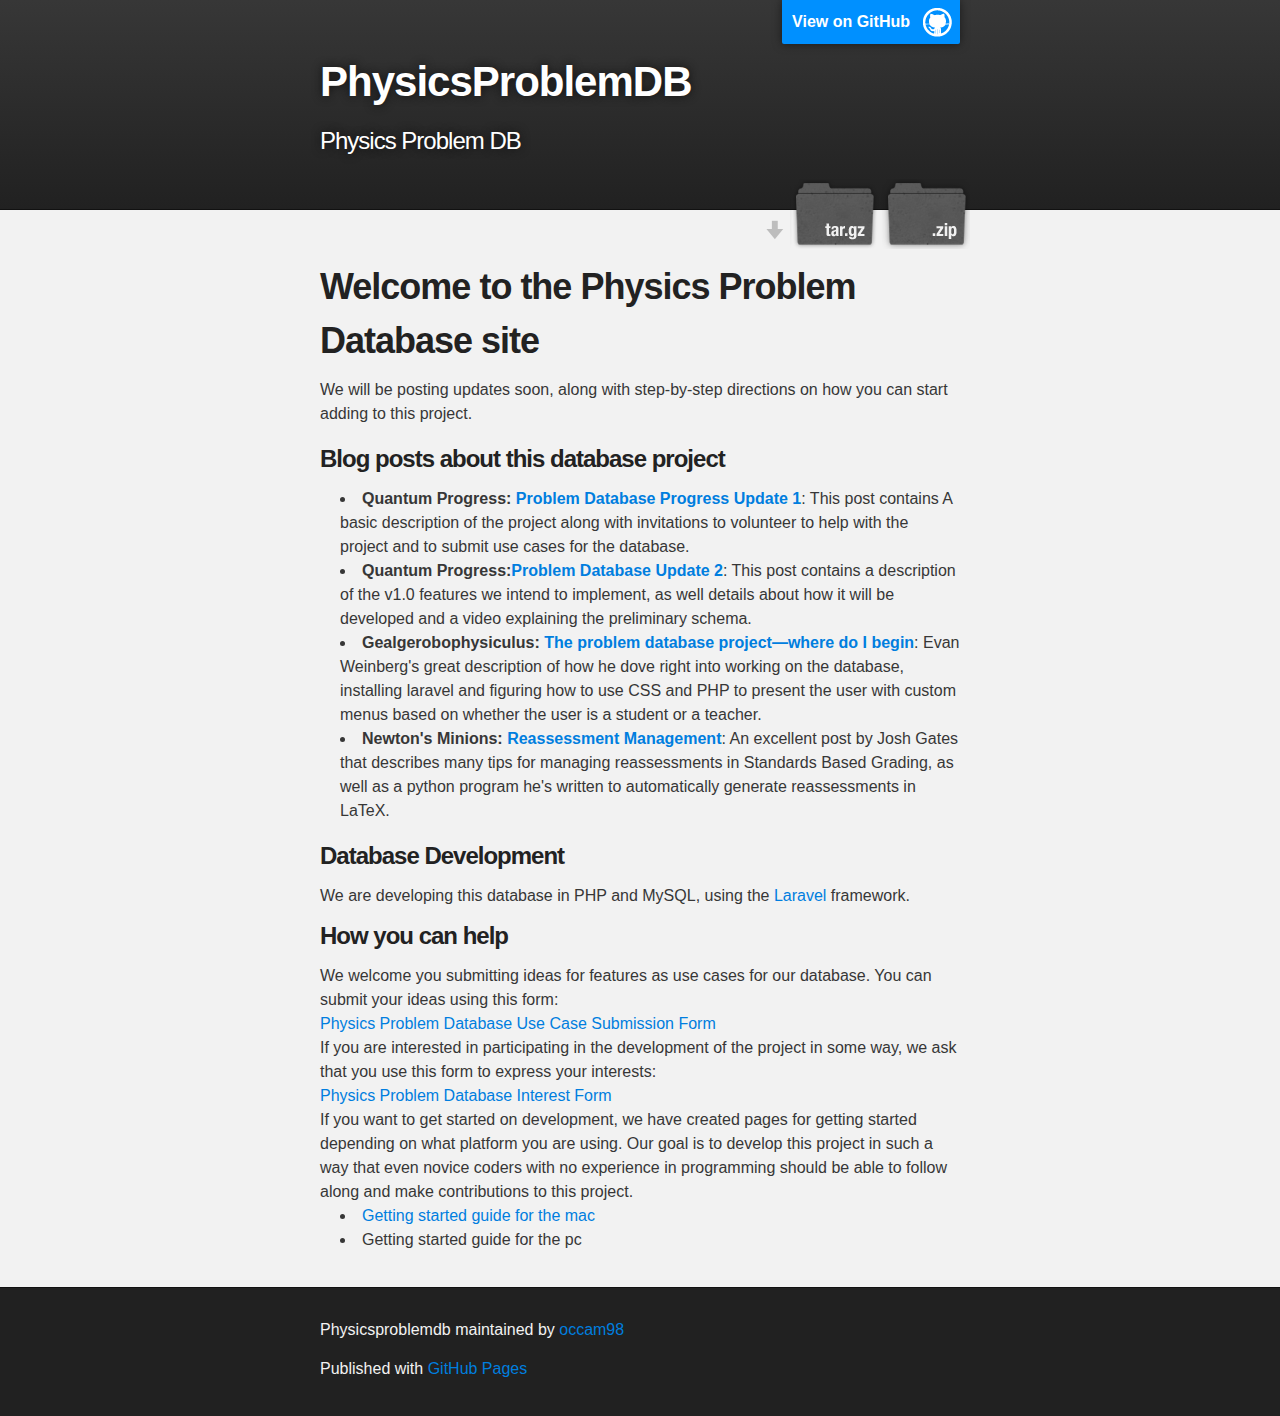
<file: index.html>
<!DOCTYPE html>
<html>

  <head>
    <meta charset='utf-8' />
    <meta http-equiv="X-UA-Compatible" content="chrome=1" />
    <meta name="description" content="Physicsproblemdb : Physics Problem DB" />

    <link rel="stylesheet" type="text/css" media="screen" href="stylesheets/stylesheet.css">

    <title>PhysicsproblemDB</title>
  </head>

  <body>

    <!-- HEADER -->
    <div id="header_wrap" class="outer">
        <header class="inner">
          <a id="forkme_banner" href="https://github.com/occam98/PhysicsProblemDB">View on GitHub</a>

          <h1 id="project_title">PhysicsProblemDB</h1>
          <h2 id="project_tagline">Physics Problem DB</h2>

            <section id="downloads">
              <a class="zip_download_link" href="https://github.com/occam98/PhysicsProblemDB/zipball/master">Download this project as a .zip file</a>
              <a class="tar_download_link" href="https://github.com/occam98/PhysicsProblemDB/tarball/master">Download this project as a tar.gz file</a>
            </section>
        </header>
    </div>

    <!-- MAIN CONTENT -->
    <div id="main_content_wrap" class="outer">
      <section id="main_content" class="inner">
        <h1>Welcome to the Physics Problem Database site</h1>

<p>We will be posting updates soon, along with step-by-step directions on how you can start adding to this project. </p>

<h3>Blog posts about this database project</h3>
<ul>
	<li><strong>Quantum Progress: <a href="http://quantumprogress.wordpress.com/2012/05/21/problem-database-progress-update-1/">Problem Database Progress Update 1</a></strong>: This post contains A basic description of the project along with invitations to volunteer to help with the project and to submit use cases for the database. </li>
	<li><strong>Quantum Progress:<a href="http://quantumprogress.wordpress.com/2012/05/31/problem-database-update-2-this-is-going-to-be-awesome/">Problem Database Update 2</a></strong>: This post contains a description of the v1.0 features we intend to implement, as well details about how it will be developed and a video explaining the preliminary schema.  
	</li>
	<li><strong>Gealgerobophysiculus: <a href="http://evanweinberg.com/2012/06/03/the-problem-database-project-where-do-i-begin/">The problem database project—where do I begin</a></strong>: Evan Weinberg's great description of how he dove right into working on the database, installing laravel and figuring how to use CSS and PHP to present the user with custom menus based on whether the user is a student or a teacher. </li>
	<li><strong>Newton's Minions: <a href="http://tatnallsbg.blogspot.com/2012/06/reassessment-management.html">Reassessment Management</a></strong>: An excellent post by Josh Gates that describes many tips for managing reassessments in Standards Based Grading, as well as a python program he's written to automatically generate reassessments in LaTeX.	
	</li>
		
</ul>

<h3>Database Development</h3>
We are developing this database in PHP and MySQL, using the <a href="laravel.com/">Laravel</a> framework. 


<h3>How you can help</h3>
We welcome you submitting ideas for features as use cases for our database. You can submit your ideas using this form: <br />

<a href="https://docs.google.com/spreadsheet/ccc?key=0AqaCT_cXQSOKdDhqZUdZR2ZKZ1E2WkRIOVF4eE1NMGc">Physics Problem Database Use Case Submission Form</a> <br />

If you are interested in participating in the development of the project in some way, we ask that you use this form to express your interests: <br />
<a href="https://docs.google.com/spreadsheet/viewform?formkey=dGdmeVdYMlRobTEyY3Q2emRGSG9neGc6MQ#gid=0">Physics Problem Database Interest Form</a> <br />

If you want to get started on development, we have created pages for getting started depending on what platform you are using. Our goal is to develop this project in such a way that even novice coders with no experience in programming should be able to follow along and make contributions to this project. 

<ul>
	<li><a href="mac.html">Getting started guide for the mac</a></li>
	<li>Getting started guide for the pc</li>
</ul>
					




      </section>
    </div>

    <!-- FOOTER  -->
    <div id="footer_wrap" class="outer">
      <footer class="inner">
        <p class="copyright">Physicsproblemdb maintained by <a href="https://github.com/occam98">occam98</a></p>
        <p>Published with <a href="http://pages.github.com">GitHub Pages</a></p>
      </footer>
    </div>

    

  </body>
</html>
</file>
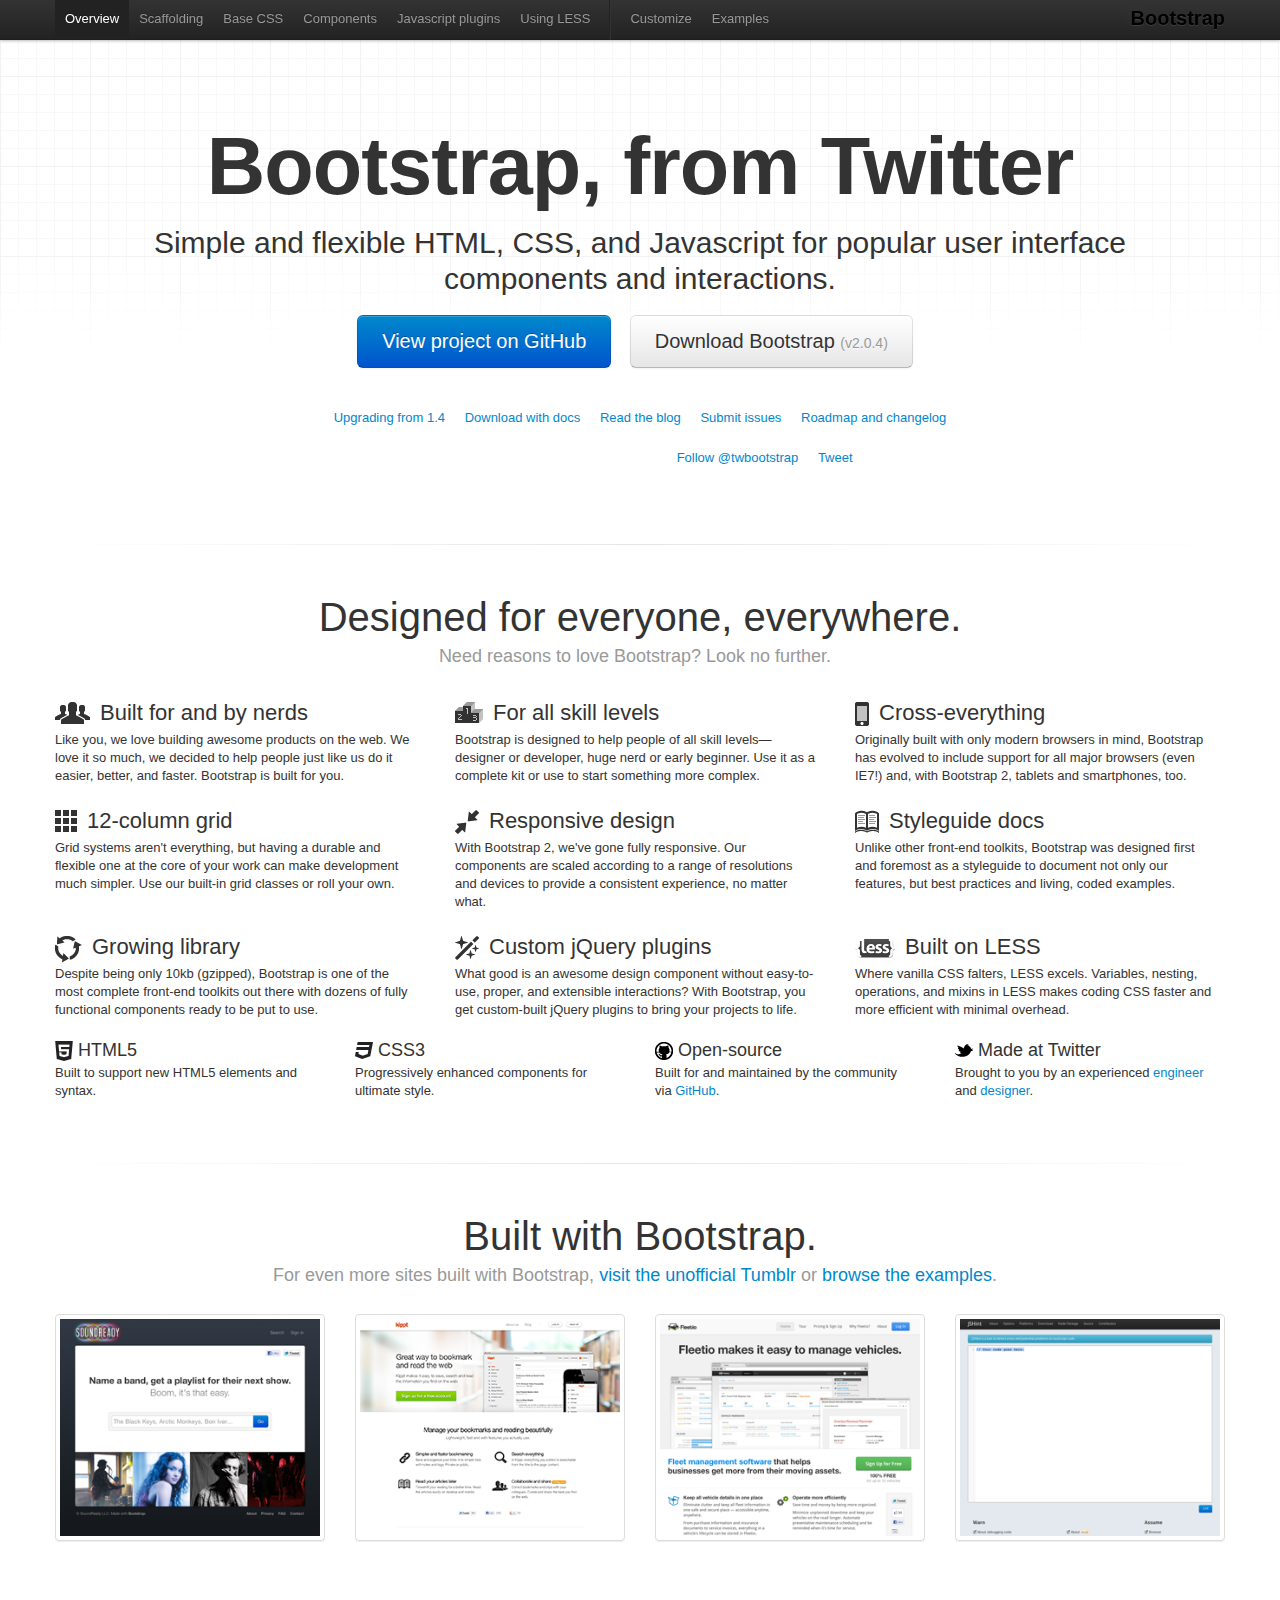
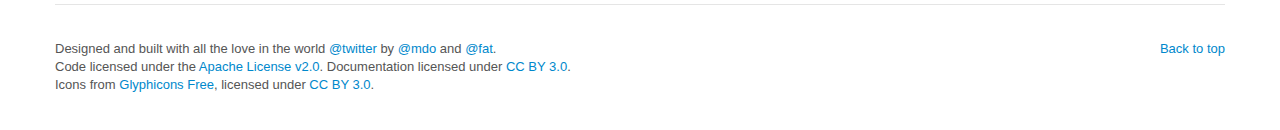
<file: bootstrap/docs/index.html>
<!DOCTYPE html>
<html lang="en">
  <head>
    <meta charset="utf-8">
    <title>Twitter Bootstrap</title>
    <meta name="viewport" content="width=device-width, initial-scale=1.0">
    <meta name="description" content="">
    <meta name="author" content="">

    <!-- Le styles -->
    <link href="assets/css/bootstrap.css" rel="stylesheet">
    <link href="assets/css/bootstrap-responsive.css" rel="stylesheet">
    <link href="assets/css/docs.css" rel="stylesheet">
    <link href="assets/js/google-code-prettify/prettify.css" rel="stylesheet">

    <!-- Le HTML5 shim, for IE6-8 support of HTML5 elements -->
    <!--[if lt IE 9]>
      <script src="http://html5shim.googlecode.com/svn/trunk/html5.js"></script>
    <![endif]-->

    <!-- Le fav and touch icons -->
    <link rel="shortcut icon" href="assets/ico/favicon.ico">
    <link rel="apple-touch-icon-precomposed" sizes="144x144" href="assets/ico/apple-touch-icon-144-precomposed.png">
    <link rel="apple-touch-icon-precomposed" sizes="114x114" href="assets/ico/apple-touch-icon-114-precomposed.png">
    <link rel="apple-touch-icon-precomposed" sizes="72x72" href="assets/ico/apple-touch-icon-72-precomposed.png">
    <link rel="apple-touch-icon-precomposed" href="assets/ico/apple-touch-icon-57-precomposed.png">

  </head>

  <body data-spy="scroll" data-target=".subnav" data-offset="50">


  <!-- Navbar
    ================================================== -->
    <div class="navbar navbar-fixed-top">
      <div class="navbar-inner">
        <div class="container">
          <button type="button"class="btn btn-navbar" data-toggle="collapse" data-target=".nav-collapse">
            <span class="icon-bar"></span>
            <span class="icon-bar"></span>
            <span class="icon-bar"></span>
          </button>
          <a class="brand" href="./index.html">Bootstrap</a>
          <div class="nav-collapse collapse">
            <ul class="nav">
              <li class="active">
                <a href="./index.html">Overview</a>
              </li>
              <li class="">
                <a href="./scaffolding.html">Scaffolding</a>
              </li>
              <li class="">
                <a href="./base-css.html">Base CSS</a>
              </li>
              <li class="">
                <a href="./components.html">Components</a>
              </li>
              <li class="">
                <a href="./javascript.html">Javascript plugins</a>
              </li>
              <li class="">
                <a href="./less.html">Using LESS</a>
              </li>
              <li class="divider-vertical"></li>
              <li class="">
                <a href="./download.html">Customize</a>
              </li>
              <li class="">
                <a href="./examples.html">Examples</a>
              </li>
            </ul>
          </div>
        </div>
      </div>
    </div>

    <div class="container">

<!-- Masthead
================================================== -->
<header class="jumbotron masthead">
  <div class="inner">
    <h1>Bootstrap, from Twitter</h1>
    <p>Simple and flexible HTML, CSS, and Javascript for popular user interface components and interactions.</p>
    <p class="download-info">
      <a href="https://github.com/twitter/bootstrap/" class="btn btn-primary btn-large" >View project on GitHub</a>
      <a href="assets/bootstrap.zip" class="btn btn-large" >Download Bootstrap <small>(v2.0.4)</small></a>
    </p>
  </div>

  <div class="bs-links">
    <ul class="quick-links">
      <li><a href="./upgrading.html">Upgrading from 1.4</a></li>
      <li><a href="https://github.com/twitter/bootstrap/zipball/master">Download with docs</a></li>
      <li><a href="http://blog.getbootstrap.com">Read the blog</a></li>
      <li><a href="https://github.com/twitter/bootstrap/issues?state=open">Submit issues</a></li>
      <li><a href="https://github.com/twitter/bootstrap/wiki">Roadmap and changelog</a></li>
    </ul>
    <ul class="quick-links">
      <li>
        <iframe class="github-btn" src="http://markdotto.github.com/github-buttons/github-btn.html?user=twitter&repo=bootstrap&type=watch&count=true" allowtransparency="true" frameborder="0" scrolling="0" width="112px" height="20px"></iframe>
      </li>
      <li>
        <iframe class="github-btn" src="http://markdotto.github.com/github-buttons/github-btn.html?user=twitter&repo=bootstrap&type=fork&count=true" allowtransparency="true" frameborder="0" scrolling="0" width="98px" height="20px"></iframe>
      </li>
      <li class="follow-btn">
        <a href="https://twitter.com/twbootstrap" class="twitter-follow-button" data-link-color="#0069D6" data-show-count="true">Follow @twbootstrap</a>
      </li>
      <li class="tweet-btn">
        <a href="https://twitter.com/share" class="twitter-share-button" data-url="http://twitter.github.com/bootstrap/" data-count="horizontal" data-via="twbootstrap" data-related="mdo:Creator of Twitter Bootstrap">Tweet</a>
      </li>
    </ul>
  </div>
</header>

<hr class="soften">

<div class="marketing">
  <h1>Designed for everyone, everywhere.</h1>
  <p class="marketing-byline">Need reasons to love Bootstrap? Look no further.</p>
  <div class="row">
    <div class="span4">
      <img class="bs-icon" src="assets/img/glyphicons/glyphicons_042_group.png">
      <h2>Built for and by nerds</h2>
      <p>Like you, we love building awesome products on the web. We love it so much, we decided to help people just like us do it easier, better, and faster. Bootstrap is built for you.</p>
    </div>
    <div class="span4">
      <img class="bs-icon" src="assets/img/glyphicons/glyphicons_079_podium.png">
      <h2>For all skill levels</h2>
      <p>Bootstrap is designed to help people of all skill levels&mdash;designer or developer, huge nerd or early beginner. Use it as a complete kit or use to start something more complex.</p>
    </div>
    <div class="span4">
      <img class="bs-icon" src="assets/img/glyphicons/glyphicons_163_iphone.png">
      <h2>Cross-everything</h2>
      <p>Originally built with only modern browsers in mind, Bootstrap has evolved to include support for all major browsers (even IE7!) and, with Bootstrap 2, tablets and smartphones, too.</p>
    </div>
  </div><!--/row-->
  <div class="row">
    <div class="span4">
      <img class="bs-icon" src="assets/img/glyphicons/glyphicons_155_show_thumbnails.png">
      <h2>12-column grid</h2>
      <p>Grid systems aren't everything, but having a durable and flexible one at the core of your work can make development much simpler. Use our built-in grid classes or roll your own.</p>
    </div>
    <div class="span4">
      <img class="bs-icon" src="assets/img/glyphicons/glyphicons_214_resize_small.png">
      <h2>Responsive design</h2>
      <p>With Bootstrap 2, we've gone fully responsive. Our components are scaled according to a range of resolutions and devices to provide a consistent experience, no matter what.</p>
    </div>
    <div class="span4">
      <img class="bs-icon" src="assets/img/glyphicons/glyphicons_266_book_open.png">
      <h2>Styleguide docs</h2>
      <p>Unlike other front-end toolkits, Bootstrap was designed first and foremost as a styleguide to document not only our features, but best practices and living, coded examples.</p>
    </div>
  </div><!--/row-->
  <div class="row">
    <div class="span4">
      <img class="bs-icon" src="assets/img/glyphicons/glyphicons_082_roundabout.png">
      <h2>Growing library</h2>
      <p>Despite being only 10kb (gzipped), Bootstrap is one of the most complete front-end toolkits out there with dozens of fully functional components ready to be put to use.</p>
    </div>
    <div class="span4">
      <img class="bs-icon" src="assets/img/glyphicons/glyphicons_009_magic.png">
      <h2>Custom jQuery plugins</h2>
      <p>What good is an awesome design component without easy-to-use, proper, and extensible interactions? With Bootstrap, you get custom-built jQuery plugins to bring your projects to life.</p>
    </div>
    <div class="span4">
      <img class="bs-icon" src="assets/img/less-small.png">
      <h2>Built on LESS</h2>
      <p>Where vanilla CSS falters, LESS excels. Variables, nesting, operations, and mixins in LESS makes coding CSS faster and more efficient with minimal overhead.</p>
    </div>
  </div><!--/row-->
  <div class="row">
    <div class="span3">
      <img class="small-bs-icon" src="assets/img/icon-html5.png">
      <h3>HTML5</h3>
      <p>Built to support new HTML5 elements and syntax.</p>
    </div>
    <div class="span3">
      <img class="small-bs-icon" src="assets/img/icon-css3.png">
      <h3>CSS3</h3>
      <p>Progressively enhanced components for ultimate style.</p>
    </div>
    <div class="span3">
      <img class="small-bs-icon" src="assets/img/icon-github.png">
      <h3>Open-source</h3>
      <p>Built for and maintained by the community via <a href="https://github.com">GitHub</a>.</p>
    </div>
    <div class="span3">
      <img class="small-bs-icon" src="assets/img/icon-twitter.png">
      <h3>Made at Twitter</h3>
      <p>Brought to you by an experienced <a href="http://twitter.com/fat">engineer</a> and <a href="http://twitter.com/mdo">designer</a>.</p>
    </div>
  </div><!--/row-->

  <hr class="soften">

  <h1>Built with Bootstrap.</h1>
  <p class="marketing-byline">For even more sites built with Bootstrap, <a href="http://builtwithbootstrap.tumblr.com/" target="_blank">visit the unofficial Tumblr</a> or <a href="./examples.html">browse the examples</a>.</p>
  <ul class="thumbnails example-sites">
    <li class="span3">
      <a class="thumbnail" href="http://soundready.fm/" target="_blank">
        <img src="assets/img/example-sites/soundready.png" alt="SoundReady.fm">
      </a>
    </li>
    <li class="span3">
      <a class="thumbnail" href="http://kippt.com/" target="_blank">
        <img src="assets/img/example-sites/kippt.png" alt="Kippt">
      </a>
    </li>
    <li class="span3">
      <a class="thumbnail" href="http://www.fleetio.com/" target="_blank">
        <img src="assets/img/example-sites/fleetio.png" alt="Fleetio">
      </a>
    </li>
    <li class="span3">
      <a class="thumbnail" href="http://www.jshint.com/" target="_blank">
        <img src="assets/img/example-sites/jshint.png" alt="JS Hint">
      </a>
    </li>
  </ul>

</div><!-- /.marketing -->

     <!-- Footer
      ================================================== -->
      <footer class="footer">
        <p class="pull-right"><a href="#">Back to top</a></p>
        <p>Designed and built with all the love in the world <a href="http://twitter.com/twitter" target="_blank">@twitter</a> by <a href="http://twitter.com/mdo" target="_blank">@mdo</a> and <a href="http://twitter.com/fat" target="_blank">@fat</a>.</p>
        <p>Code licensed under the <a href="http://www.apache.org/licenses/LICENSE-2.0" target="_blank">Apache License v2.0</a>. Documentation licensed under <a href="http://creativecommons.org/licenses/by/3.0/">CC BY 3.0</a>.</p>
        <p>Icons from <a href="http://glyphicons.com">Glyphicons Free</a>, licensed under <a href="http://creativecommons.org/licenses/by/3.0/">CC BY 3.0</a>.</p>
      </footer>

    </div><!-- /container -->



    <!-- Le javascript
    ================================================== -->
    <!-- Placed at the end of the document so the pages load faster -->
    <script type="text/javascript" src="http://platform.twitter.com/widgets.js"></script>
    <script src="assets/js/jquery.js"></script>
    <script src="assets/js/google-code-prettify/prettify.js"></script>
    <script src="assets/js/bootstrap-transition.js"></script>
    <script src="assets/js/bootstrap-alert.js"></script>
    <script src="assets/js/bootstrap-modal.js"></script>
    <script src="assets/js/bootstrap-dropdown.js"></script>
    <script src="assets/js/bootstrap-scrollspy.js"></script>
    <script src="assets/js/bootstrap-tab.js"></script>
    <script src="assets/js/bootstrap-tooltip.js"></script>
    <script src="assets/js/bootstrap-popover.js"></script>
    <script src="assets/js/bootstrap-button.js"></script>
    <script src="assets/js/bootstrap-collapse.js"></script>
    <script src="assets/js/bootstrap-carousel.js"></script>
    <script src="assets/js/bootstrap-typeahead.js"></script>
    <script src="assets/js/application.js"></script>


  </body>
</html>
</file>
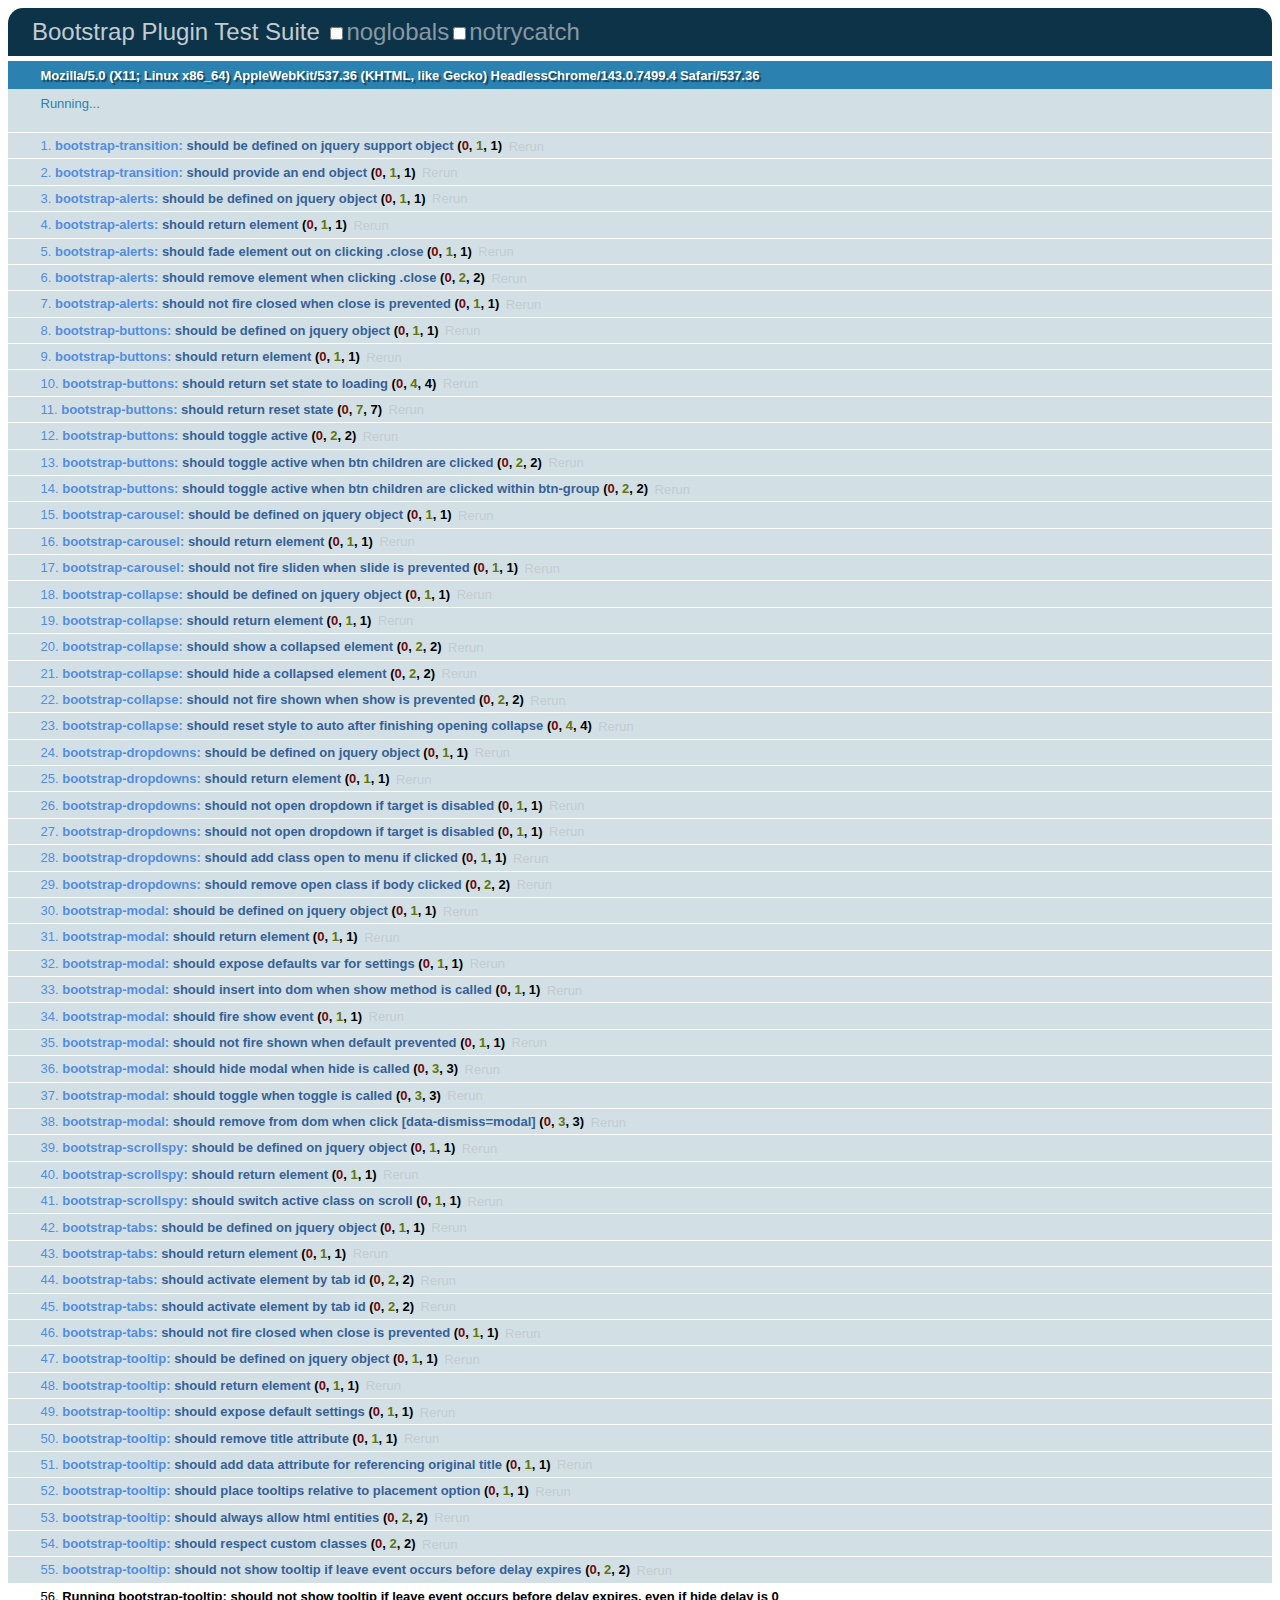
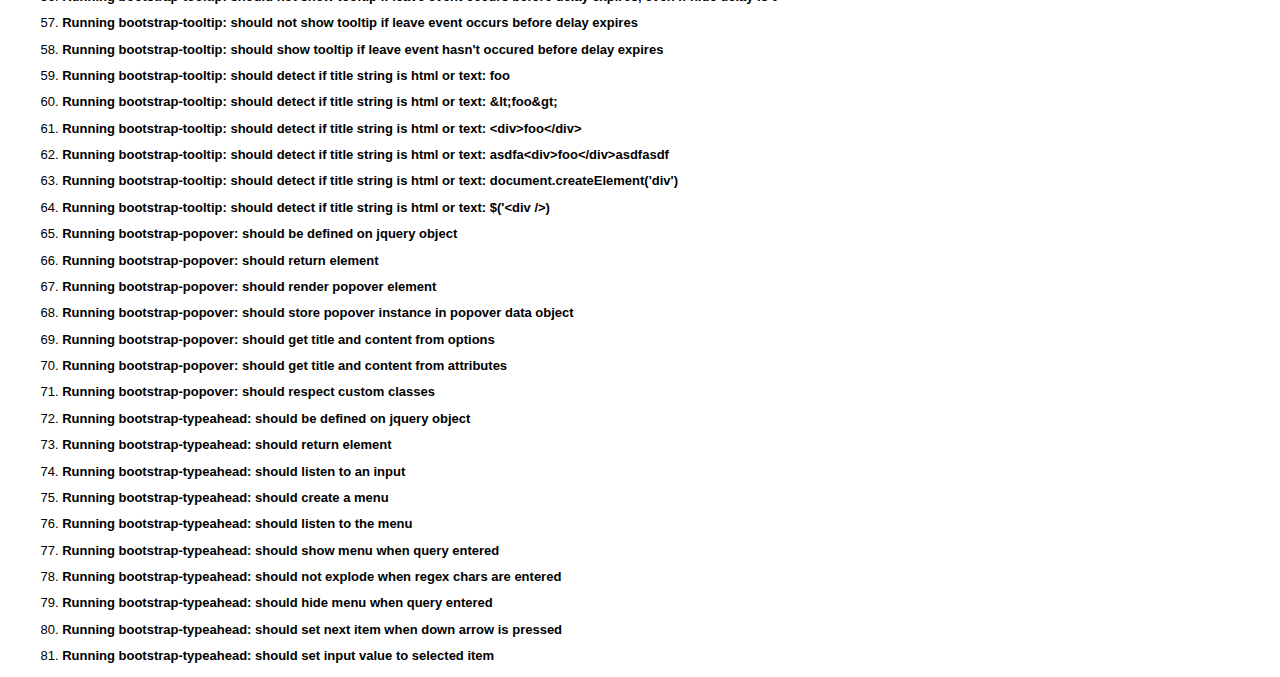
<file: bootstrap/js/tests/index.html>
<!DOCTYPE HTML>
<html>
<head>
  <title>Bootstrap Plugin Test Suite</title>

  <!-- jquery -->
  <!--<script src="http://code.jquery.com/jquery-1.7.min.js"></script>-->
  <script src="vendor/jquery.js"></script>

  <!-- qunit -->
  <link rel="stylesheet" href="vendor/qunit.css" type="text/css" media="screen" />
  <script src="vendor/qunit.js"></script>

  <!-- phantomjs logging script-->
  <script src="unit/bootstrap-phantom.js"></script>

  <!--  plugin sources -->
  <script src="../../js/bootstrap-transition.js"></script>
  <script src="../../js/bootstrap-alert.js"></script>
  <script src="../../js/bootstrap-button.js"></script>
  <script src="../../js/bootstrap-carousel.js"></script>
  <script src="../../js/bootstrap-collapse.js"></script>
  <script src="../../js/bootstrap-dropdown.js"></script>
  <script src="../../js/bootstrap-modal.js"></script>
  <script src="../../js/bootstrap-scrollspy.js"></script>
  <script src="../../js/bootstrap-tab.js"></script>
  <script src="../../js/bootstrap-tooltip.js"></script>
  <script src="../../js/bootstrap-popover.js"></script>
  <script src="../../js/bootstrap-typeahead.js"></script>

  <!-- unit tests -->
  <script src="unit/bootstrap-transition.js"></script>
  <script src="unit/bootstrap-alert.js"></script>
  <script src="unit/bootstrap-button.js"></script>
  <script src="unit/bootstrap-carousel.js"></script>
  <script src="unit/bootstrap-collapse.js"></script>
  <script src="unit/bootstrap-dropdown.js"></script>
  <script src="unit/bootstrap-modal.js"></script>
  <script src="unit/bootstrap-scrollspy.js"></script>
  <script src="unit/bootstrap-tab.js"></script>
  <script src="unit/bootstrap-tooltip.js"></script>
  <script src="unit/bootstrap-popover.js"></script>
  <script src="unit/bootstrap-typeahead.js"></script>
</head>
<body>
  <div>
    <h1 id="qunit-header">Bootstrap Plugin Test Suite</h1>
    <h2 id="qunit-banner"></h2>
    <h2 id="qunit-userAgent"></h2>
    <ol id="qunit-tests"></ol>
    <div id="qunit-fixture"></div>
  </div>
</body>
</html>
</file>
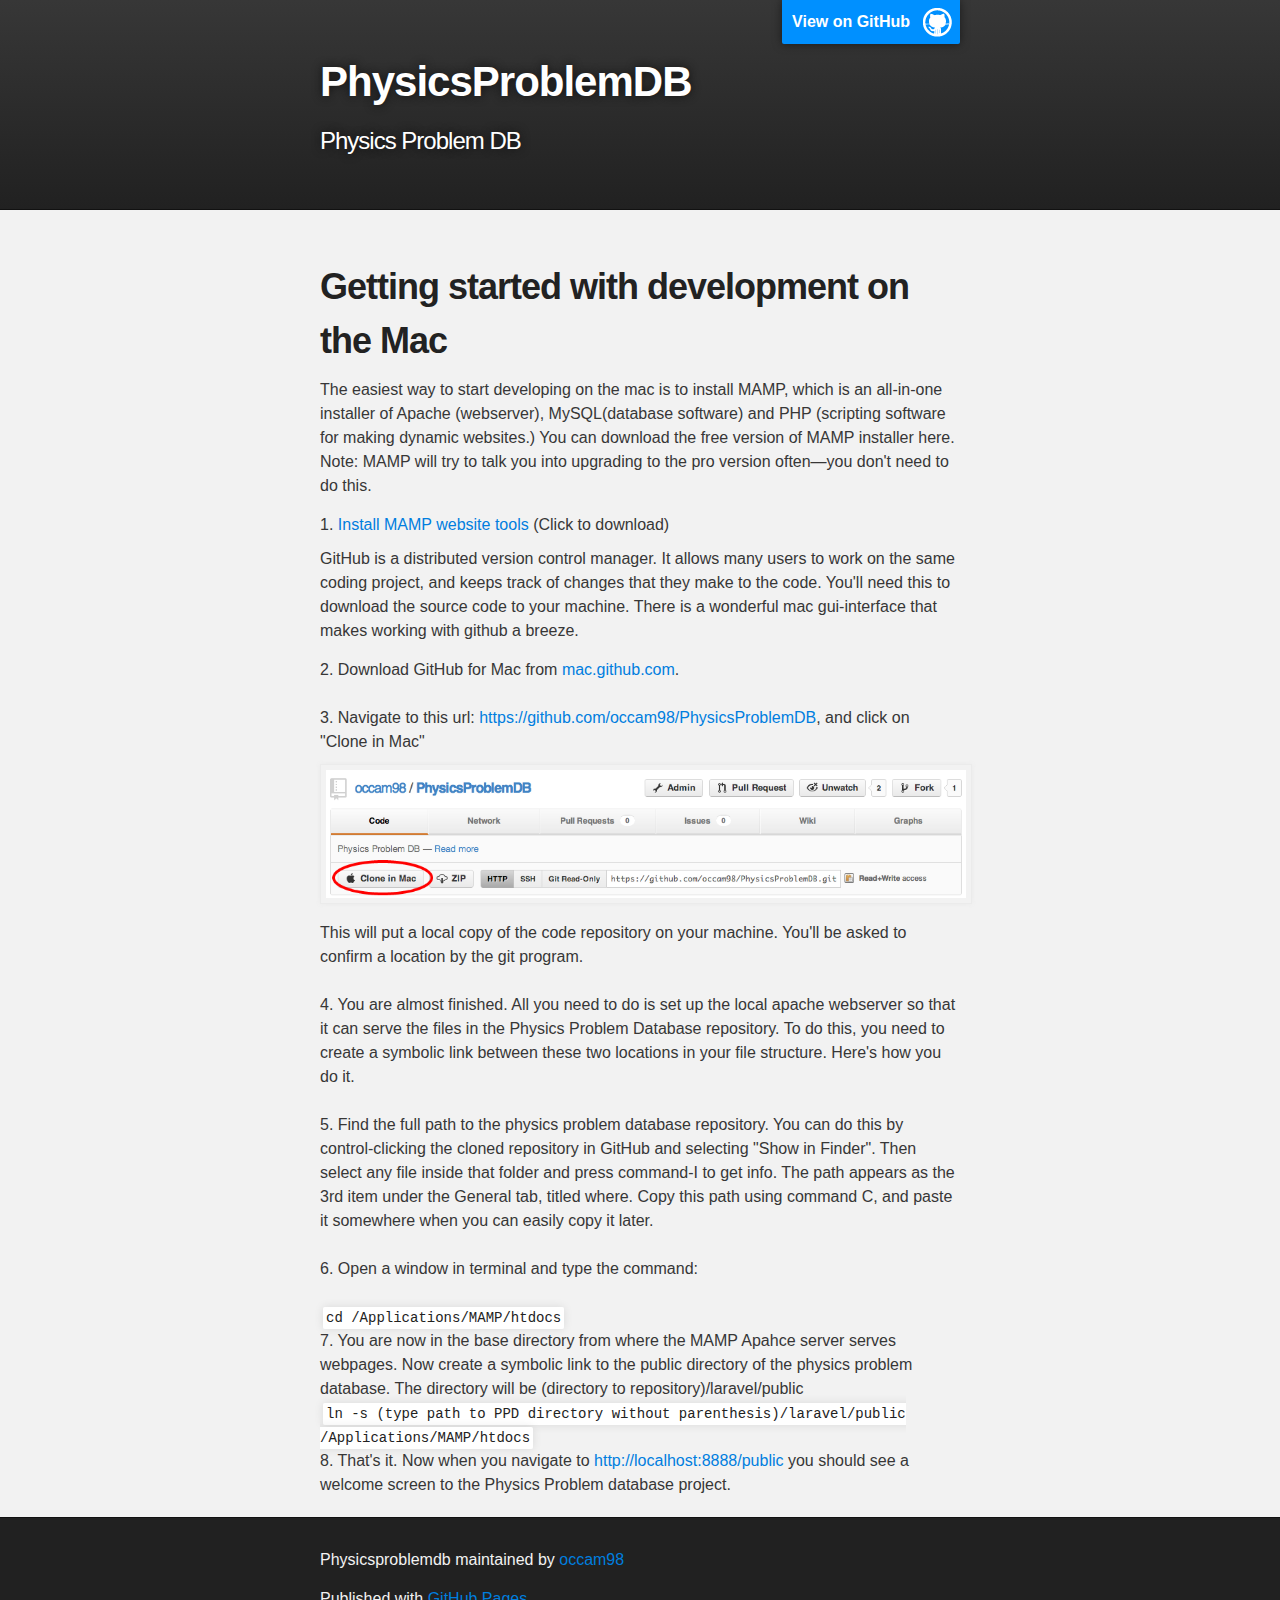
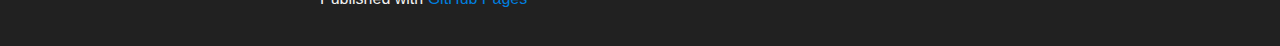
<file: mac.html>
<!DOCTYPE html>
<html>

  <head>
    <meta charset='utf-8' />
    <meta http-equiv="X-UA-Compatible" content="chrome=1" />
    <meta name="description" content="Physicsproblemdb : Physics Problem DB" />

    <link rel="stylesheet" type="text/css" media="screen" href="stylesheets/stylesheet.css">

    <title>PhysicsproblemDB</title>
  </head>

  <body>

    <!-- HEADER -->
    <div id="header_wrap" class="outer">
        <header class="inner">
          <a id="forkme_banner" href="https://github.com/occam98/PhysicsProblemDB">View on GitHub</a>

          <h1 id="project_title">PhysicsProblemDB</h1>
          <h2 id="project_tagline">Physics Problem DB</h2>

     
        </header>
    </div>

    <!-- MAIN CONTENT -->
    <div id="main_content_wrap" class="outer">
      <section id="main_content" class="inner">
        <h1>Getting started with development on the Mac</h1>

<p>
The easiest way to start developing on the mac is to install MAMP, which is an all-in-one installer of Apache (webserver), MySQL(database software) and PHP (scripting software for making dynamic websites.) You can download the free version of MAMP installer here. Note: MAMP will try to talk you into upgrading to the pro version often—you don't need to do this. 
	</p>	
1. <a href="http://www.mamp.info/downloads/releases/MAMP_PRO.zip">Install MAMP website tools</a> (Click to download)
<p>
GitHub is a distributed version control manager. It allows many users to work on the same coding project, and keeps track of changes that they make to the code. You'll need this to download the source code to your machine. There is a wonderful mac gui-interface that makes working with github a breeze. 
</p>
2. 	Download GitHub for Mac from <a href="http://mac.github.com/">mac.github.com</a>.<br /><br />
3.  Navigate to this url: <a href="<a href="https://github.com/occam98/PhysicsProblemDB">https://github.com/occam98/PhysicsProblemDB</a>, and click on "Clone in Mac"<br />

<img src="clonemac.png" alt="" width="" height="" border="0" />

This will put a local copy of the code repository on your machine. You'll be asked to confirm a location by the git program.<br /><br />

4. You are almost finished. All you need to do is set up the local apache webserver so that it can serve the files in the Physics Problem Database repository. To do this, you need to create a symbolic link between these two locations in your file structure. Here's how you do it. <br /><br />

5. Find the full path to the physics problem database repository. You can do this by control-clicking the cloned repository in GitHub and selecting "Show in Finder". Then select any file inside that folder and press command-I to get info. The path appears as the 3rd item under the General tab, titled where. Copy this path using command C, and paste it somewhere when you can easily copy it later. <br /><br />

6. Open a window in terminal and type the command:<br /><br />

<code>
	cd /Applications/MAMP/htdocs<br />
</code>

7. You are now in the base directory from where the MAMP Apahce server serves webpages. Now create a symbolic link to the public directory of the physics problem database. The directory will be (directory to repository)/laravel/public<br />

<code>
	ln -s (type path to PPD directory without parenthesis)/laravel/public /Applications/MAMP/htdocs
	
</code><br />

8. That's it. Now when you navigate to <a href="http://localhost:8888/public">http://localhost:8888/public</a> you should see a welcome screen to the Physics Problem database project. <br />

      </section>
    </div>

    <!-- FOOTER  -->
    <div id="footer_wrap" class="outer">
      <footer class="inner">
        <p class="copyright">Physicsproblemdb maintained by <a href="https://github.com/occam98">occam98</a></p>
        <p>Published with <a href="http://pages.github.com">GitHub Pages</a></p>
      </footer>
    </div>

    

  </body>
</html>
</file>
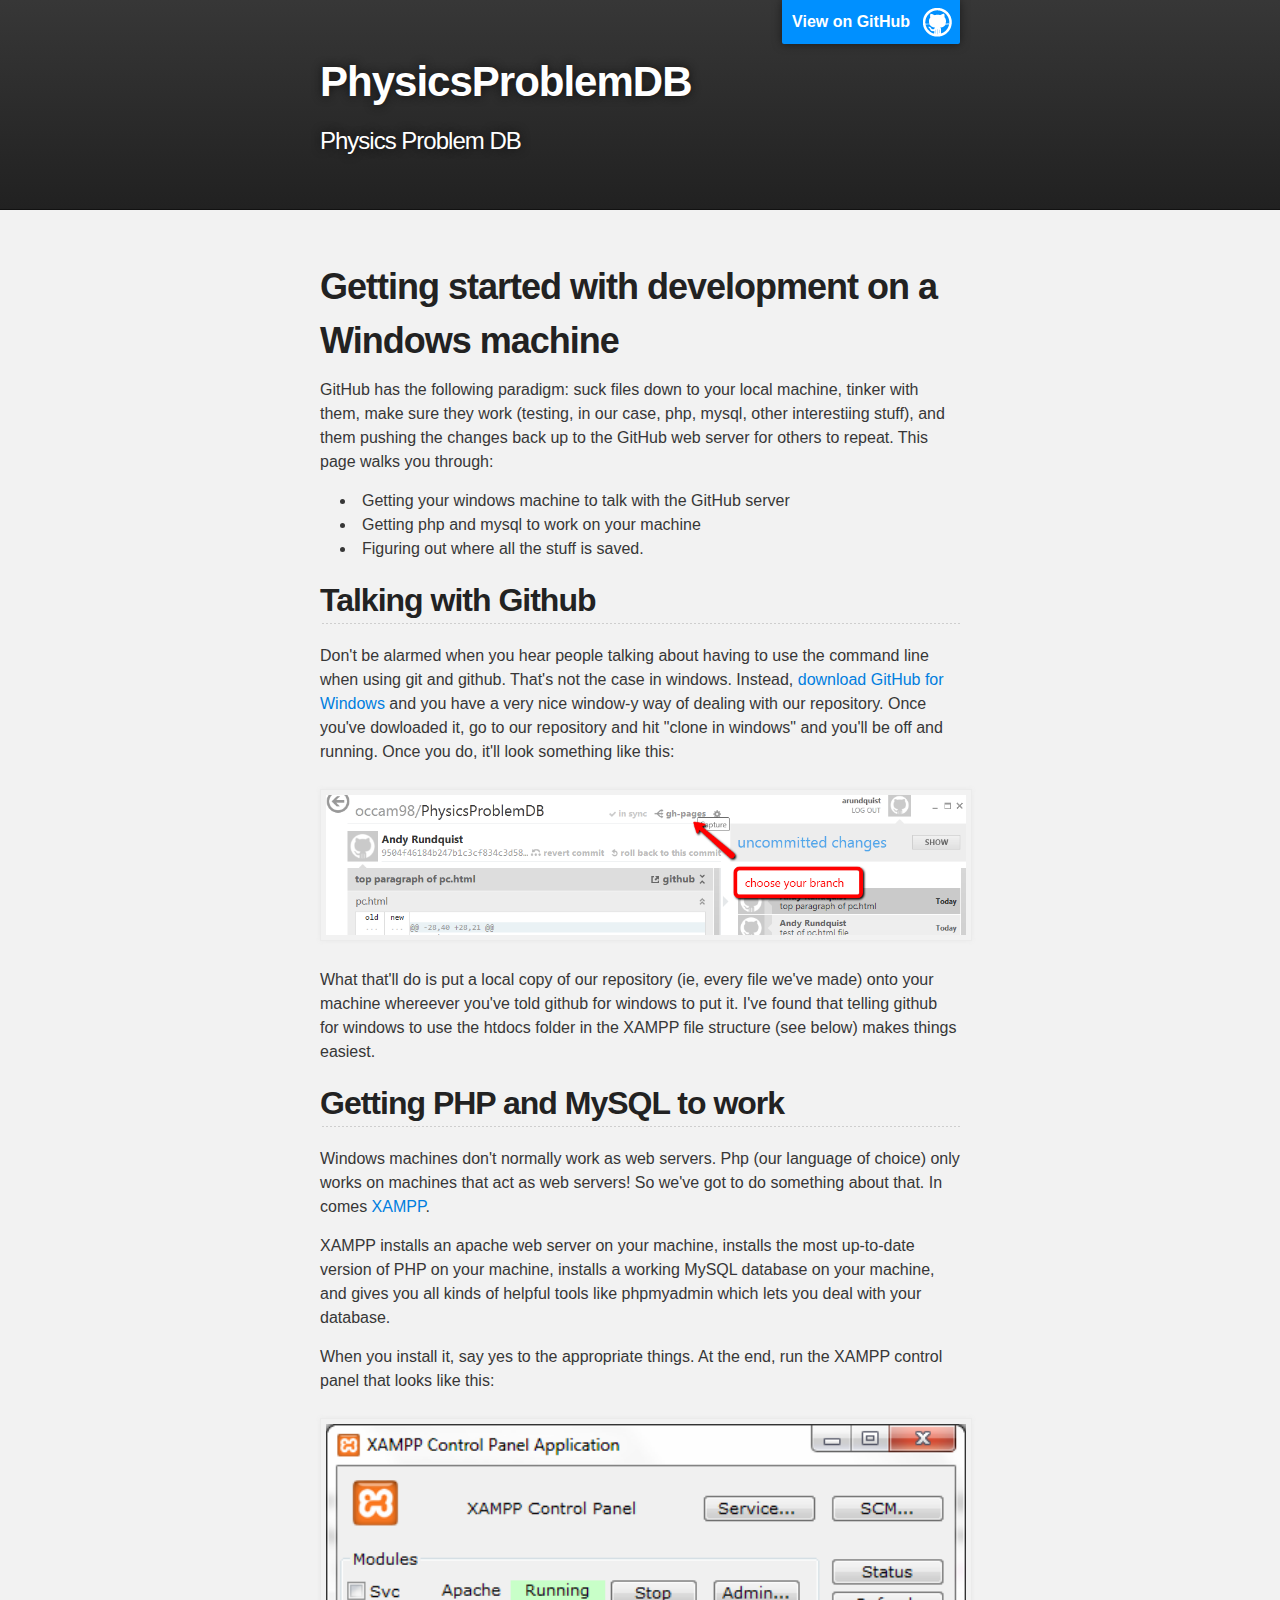
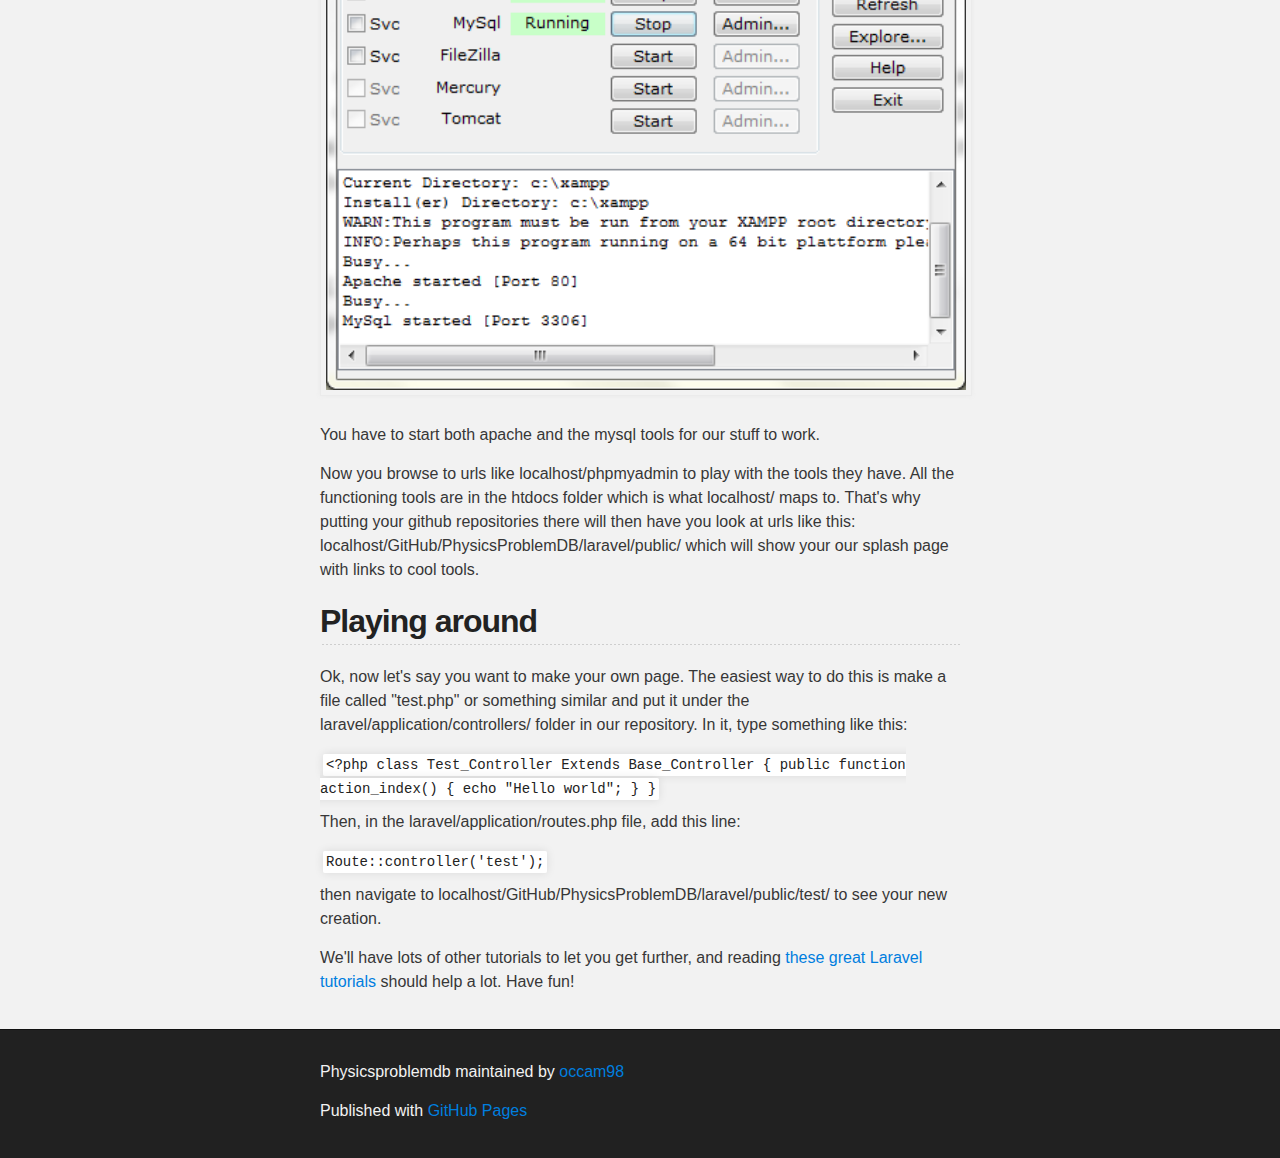
<file: pc.html>
<!DOCTYPE html>
<html>

  <head>
    <meta charset='utf-8' />
    <meta http-equiv="X-UA-Compatible" content="chrome=1" />
    <meta name="description" content="Physicsproblemdb : Physics Problem DB" />

    <link rel="stylesheet" type="text/css" media="screen" href="stylesheets/stylesheet.css">

    <title>PhysicsproblemDB</title>
  </head>

  <body>

    <!-- HEADER -->
    <div id="header_wrap" class="outer">
        <header class="inner">
          <a id="forkme_banner" href="https://github.com/occam98/PhysicsProblemDB">View on GitHub</a>

          <h1 id="project_title">PhysicsProblemDB</h1>
          <h2 id="project_tagline">Physics Problem DB</h2>

     
        </header>
    </div>

    <!-- MAIN CONTENT -->
    <div id="main_content_wrap" class="outer">
      <section id="main_content" class="inner">
        <h1>Getting started with development on a Windows machine</h1>
        
<div>
<p>
GitHub has the following paradigm: suck files down to your local machine, tinker
with them, make sure they work (testing, in our case, php, mysql, other interestiing
stuff), and them pushing the changes back up to the GitHub web server for others
to repeat. This page walks you through:
<ul>
<li>Getting your windows machine to talk with the GitHub server</li>
<li>Getting php and mysql to work on your machine</li>
<li>Figuring out where all the stuff is saved.</li>
</ul>
</div>

<h2>Talking with Github</h2>
<div>
<p>
Don't be alarmed when you hear people talking about having to use the command
line when using git and github. That's not the case in windows. Instead, 
<a href="http://windows.github.com/">download GitHub for Windows</a> and you have 
a very nice window-y way of dealing with our repository. Once you've dowloaded
it, go to our repository and hit "clone in windows" and you'll be off
and running. Once you do, it'll look something like this:
</p>
<img src='githubwindows.png' />
<p>
What that'll do is put a local copy of our repository (ie, every file we've made)
onto your machine whereever you've told github for windows to put it. 
I've found that telling github for windows to use the htdocs folder in the XAMPP
file structure (see below) makes things easiest.
</p>
</div>
<h2>Getting PHP and MySQL to work</h2>
<div>
<p>
Windows machines don't normally work as web servers. Php (our language of choice)
only works on machines that act as web servers! So we've got to do something
about that. In comes <a href="http://www.apachefriends.org/en/xampp.html">XAMPP</a>.
</p>
<p>
XAMPP installs an apache web server on your machine, installs the most up-to-date
version of PHP on your machine, installs a working MySQL database on your machine,
and gives you all kinds of helpful tools like phpmyadmin which lets you deal
with your database.
</p>
<p>
When you install it, say yes to the appropriate things. At the end, run the
XAMPP control panel that looks like this:
</p>
<img src='xamppcontrolpanel.png' />
<p>
You have to start both apache and the mysql tools for our stuff to work.
</p>
<p>
Now you browse to urls like localhost/phpmyadmin to play with the tools they have.
All the functioning tools are in the htdocs folder which is what localhost/ maps
to. That's why putting your github repositories there will then have you look
at urls like this: localhost/GitHub/PhysicsProblemDB/laravel/public/ which will
show your our splash page with links to cool tools.
</p>
</div>

<h2>Playing around</h2>
<div>
<p>
Ok, now let's say you want to make your own page. The easiest way to do this
is make a file called "test.php" or something similar and put it under the 
laravel/application/controllers/ folder in our repository. In it, type something
like this:
</p>
<code>
&lt;?php
class Test_Controller Extends Base_Controller
{
	public function action_index()
	{
		echo "Hello world";
	}
}
</code>
<p>
Then, in the laravel/application/routes.php file, add this line:
</p>
<code>
Route::controller('test');
</code>
<p>
then navigate to localhost/GitHub/PhysicsProblemDB/laravel/public/test/ to see
your new creation.
</p>
<p>
We'll have lots of other tutorials to let you get further, and reading 
<a href="http://daylerees.com/category/laravel-tutorials/">these great Laravel 
tutorials</a> should help a lot. Have fun!
</p>
</div>


      </section>
    </div>

    <!-- FOOTER  -->
    <div id="footer_wrap" class="outer">
      <footer class="inner">
        <p class="copyright">Physicsproblemdb maintained by <a href="https://github.com/occam98">occam98</a></p>
        <p>Published with <a href="http://pages.github.com">GitHub Pages</a></p>
      </footer>
    </div>

    

  </body>
</html>
</file>
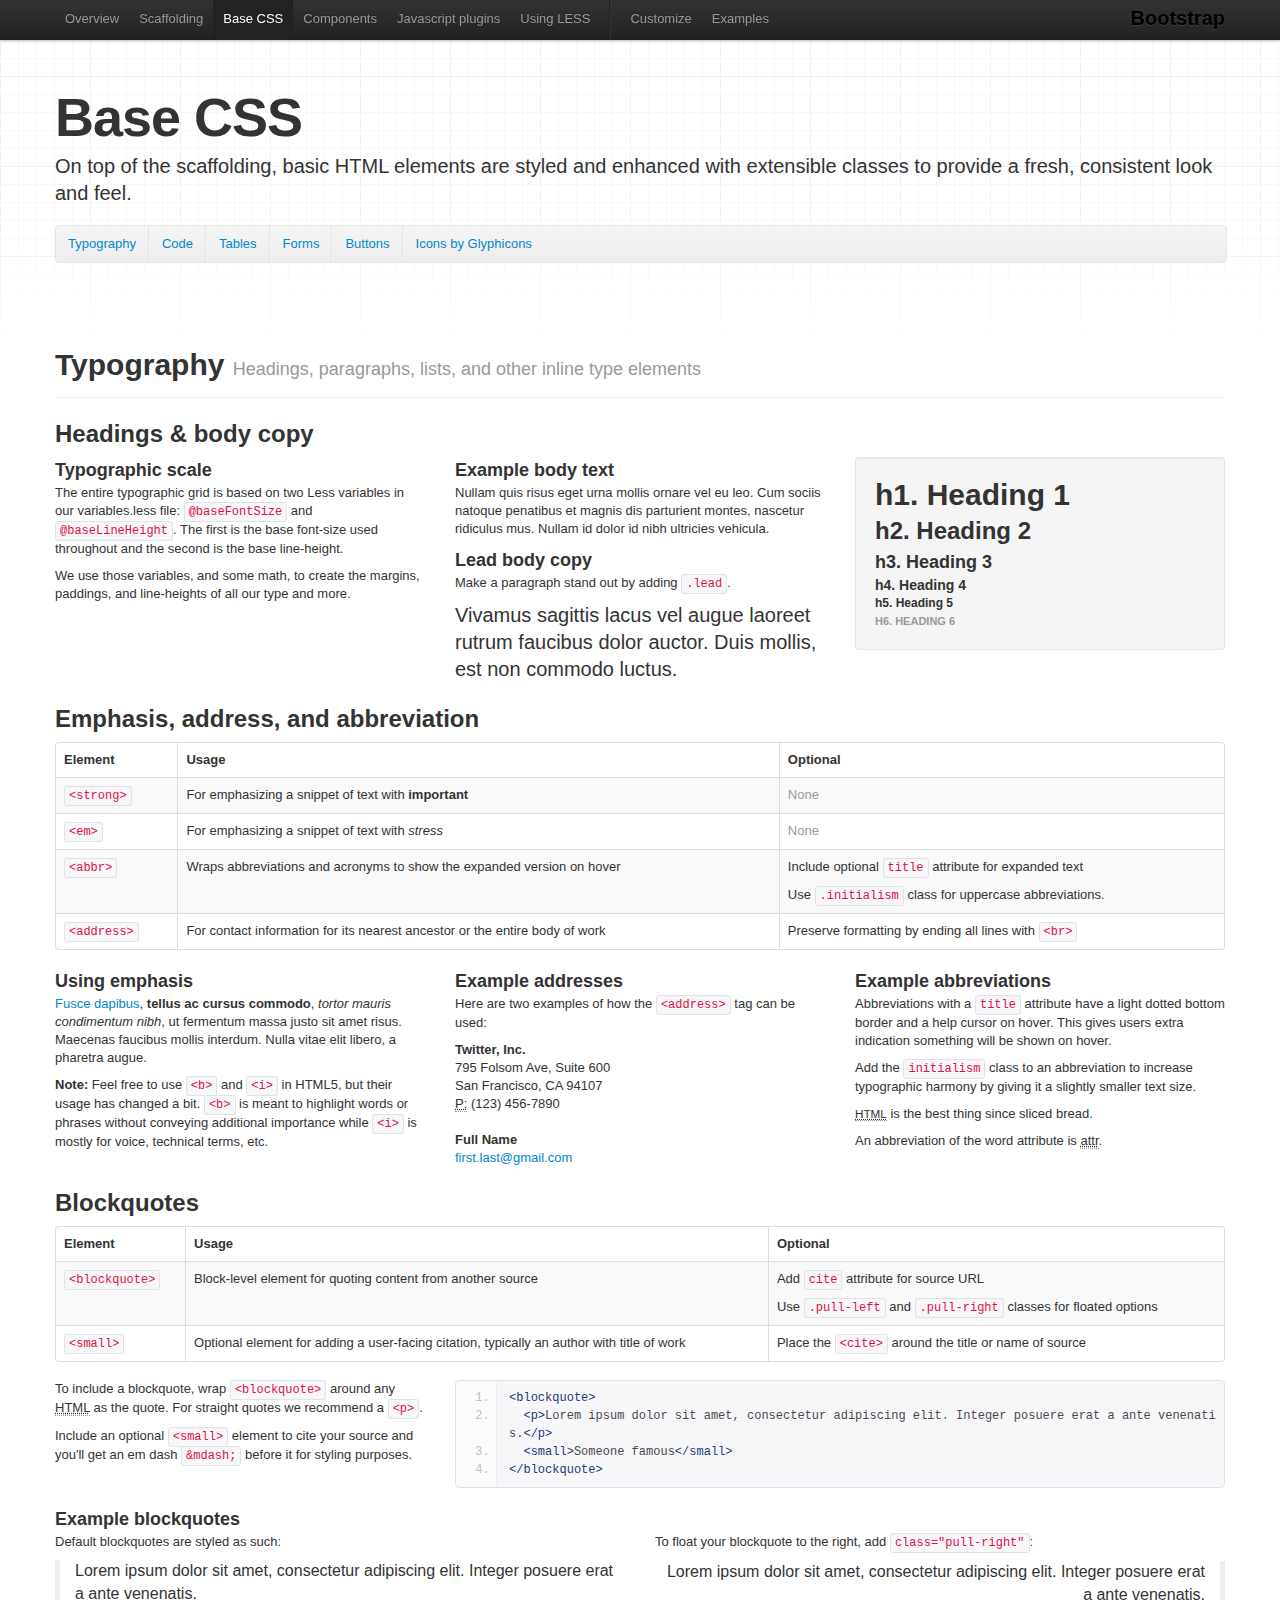
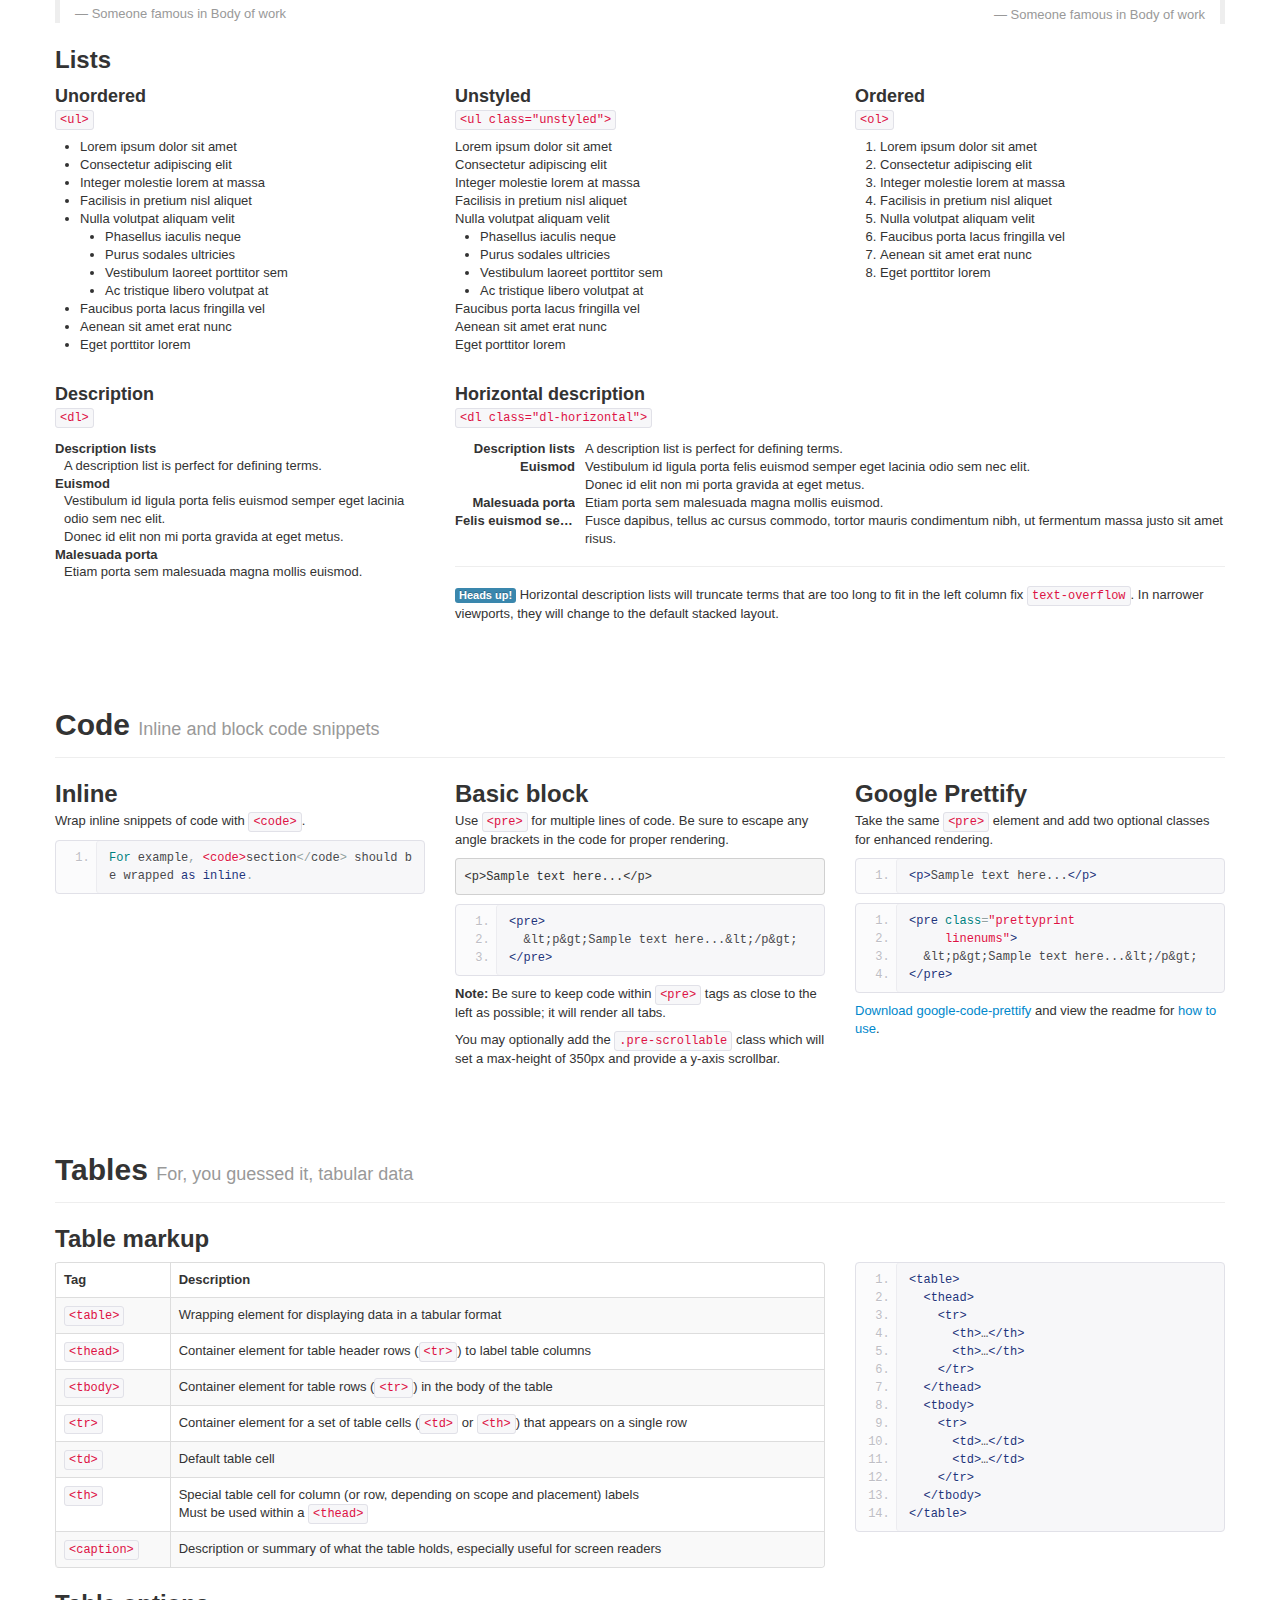
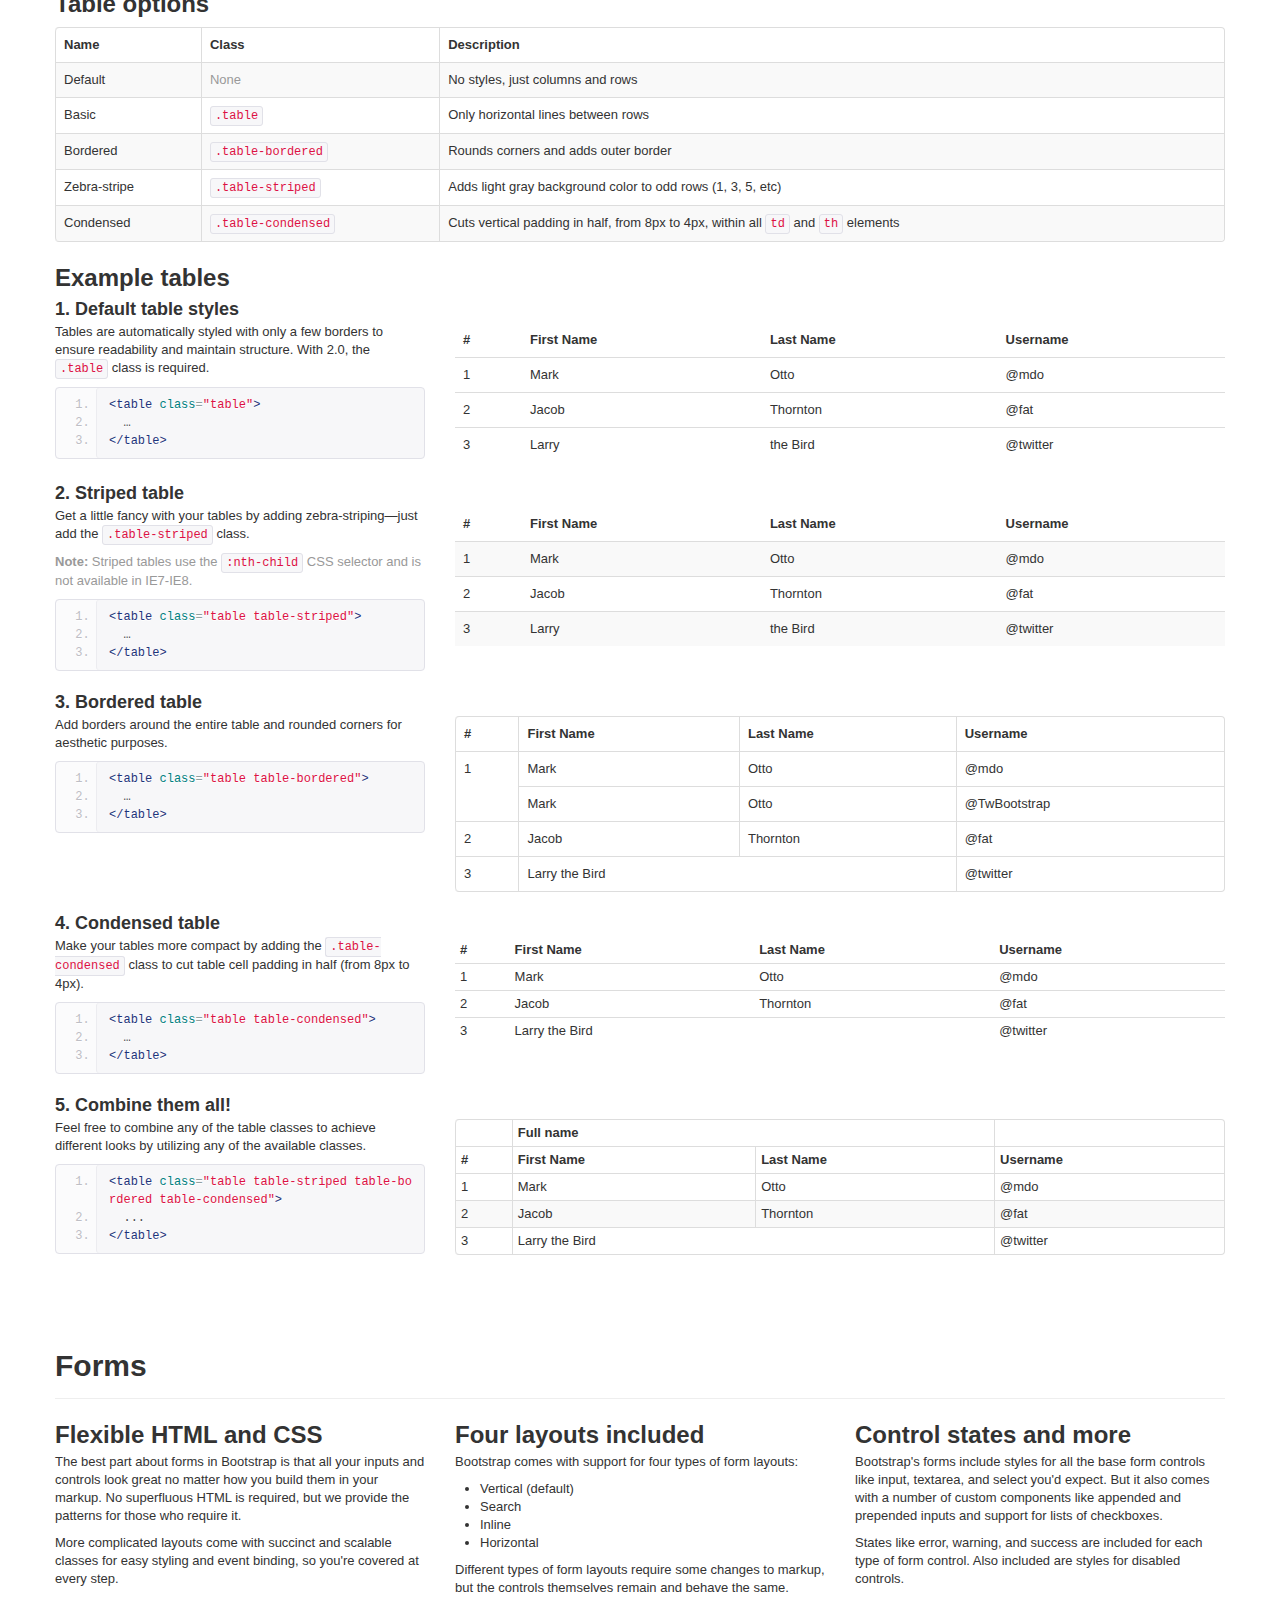
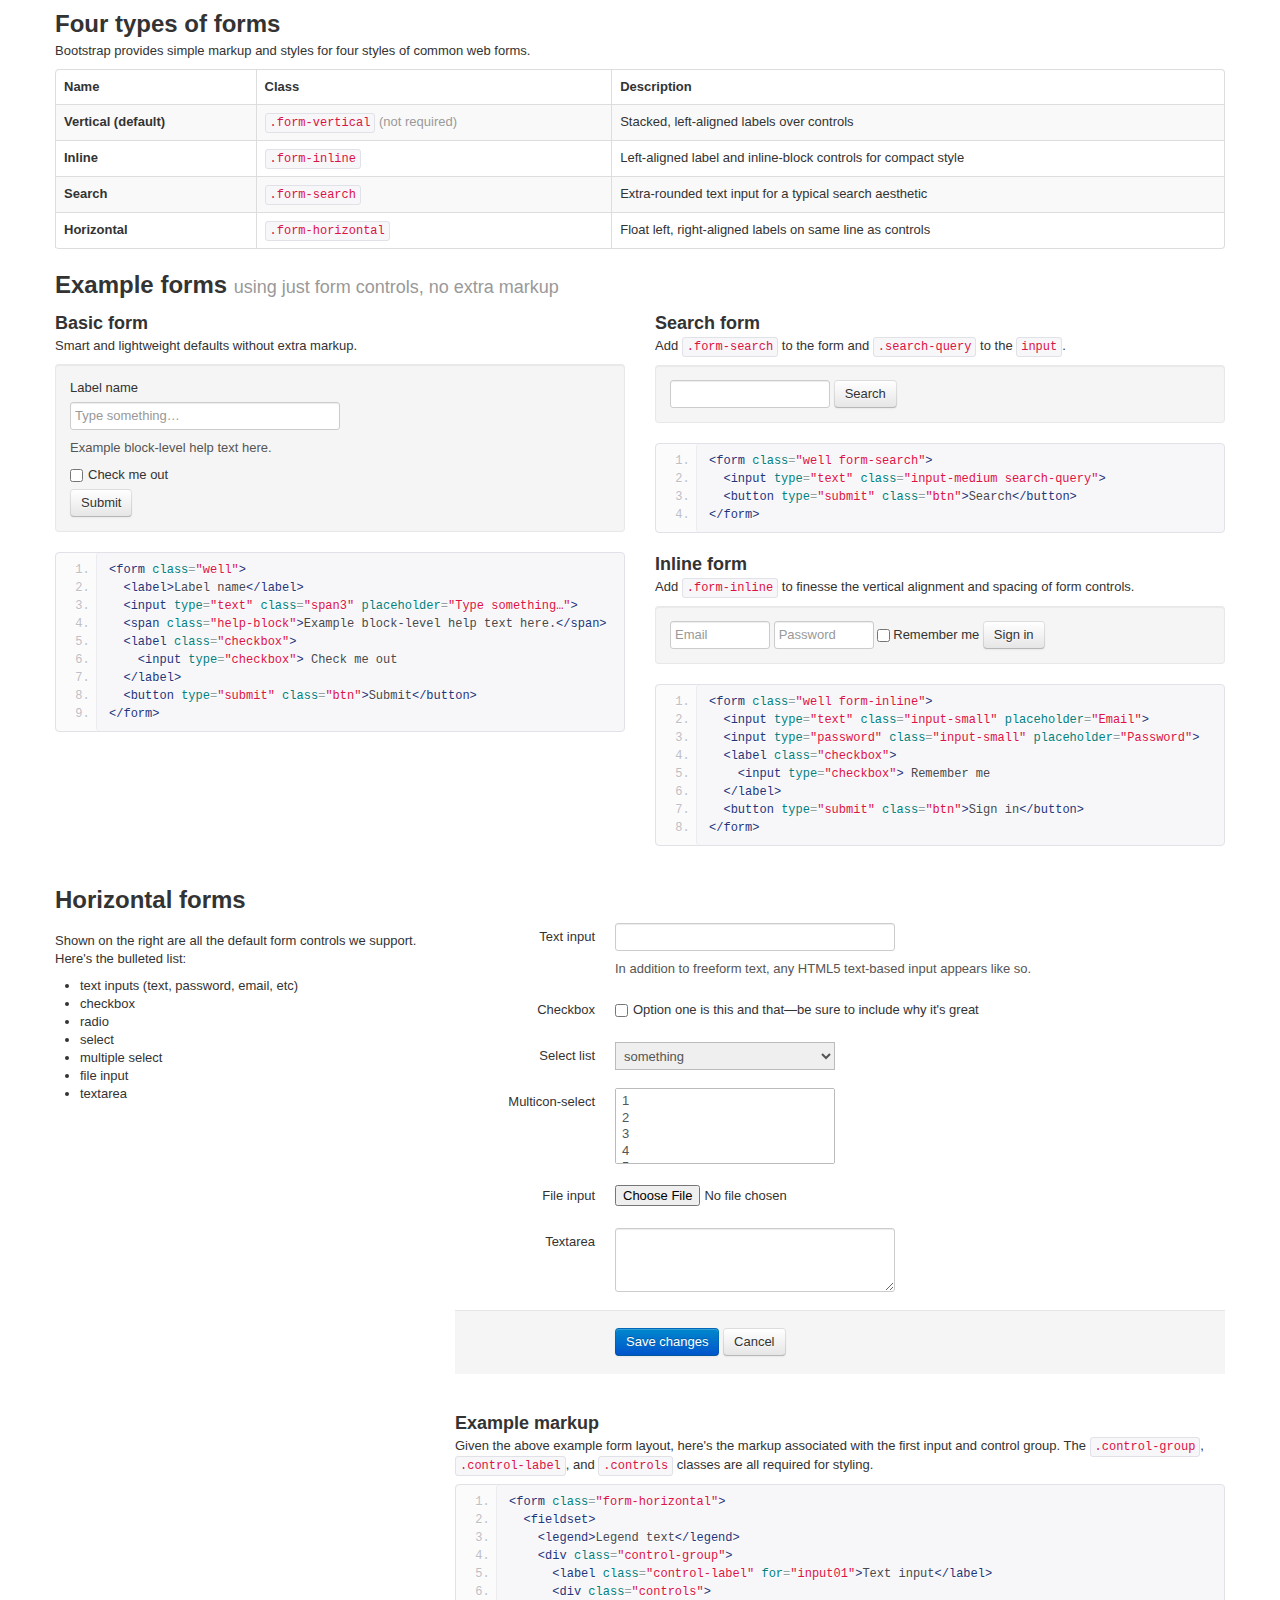
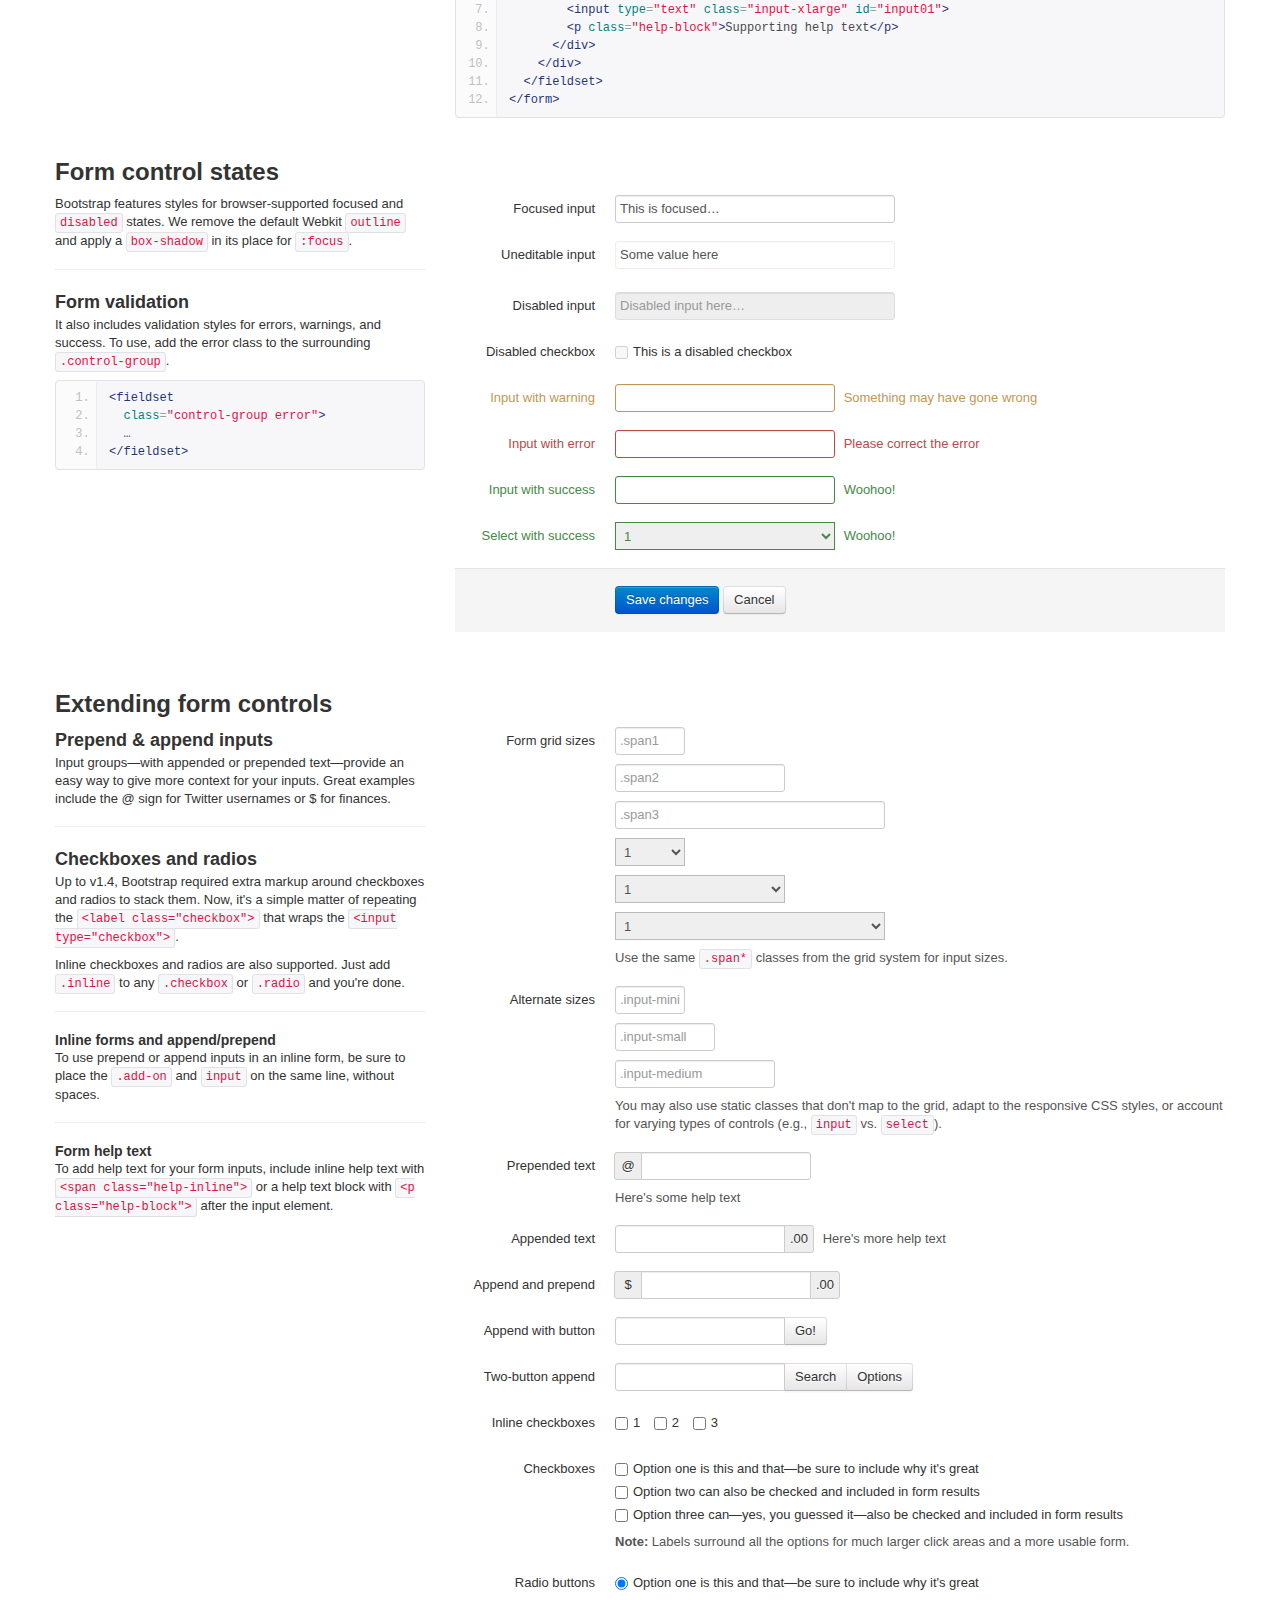
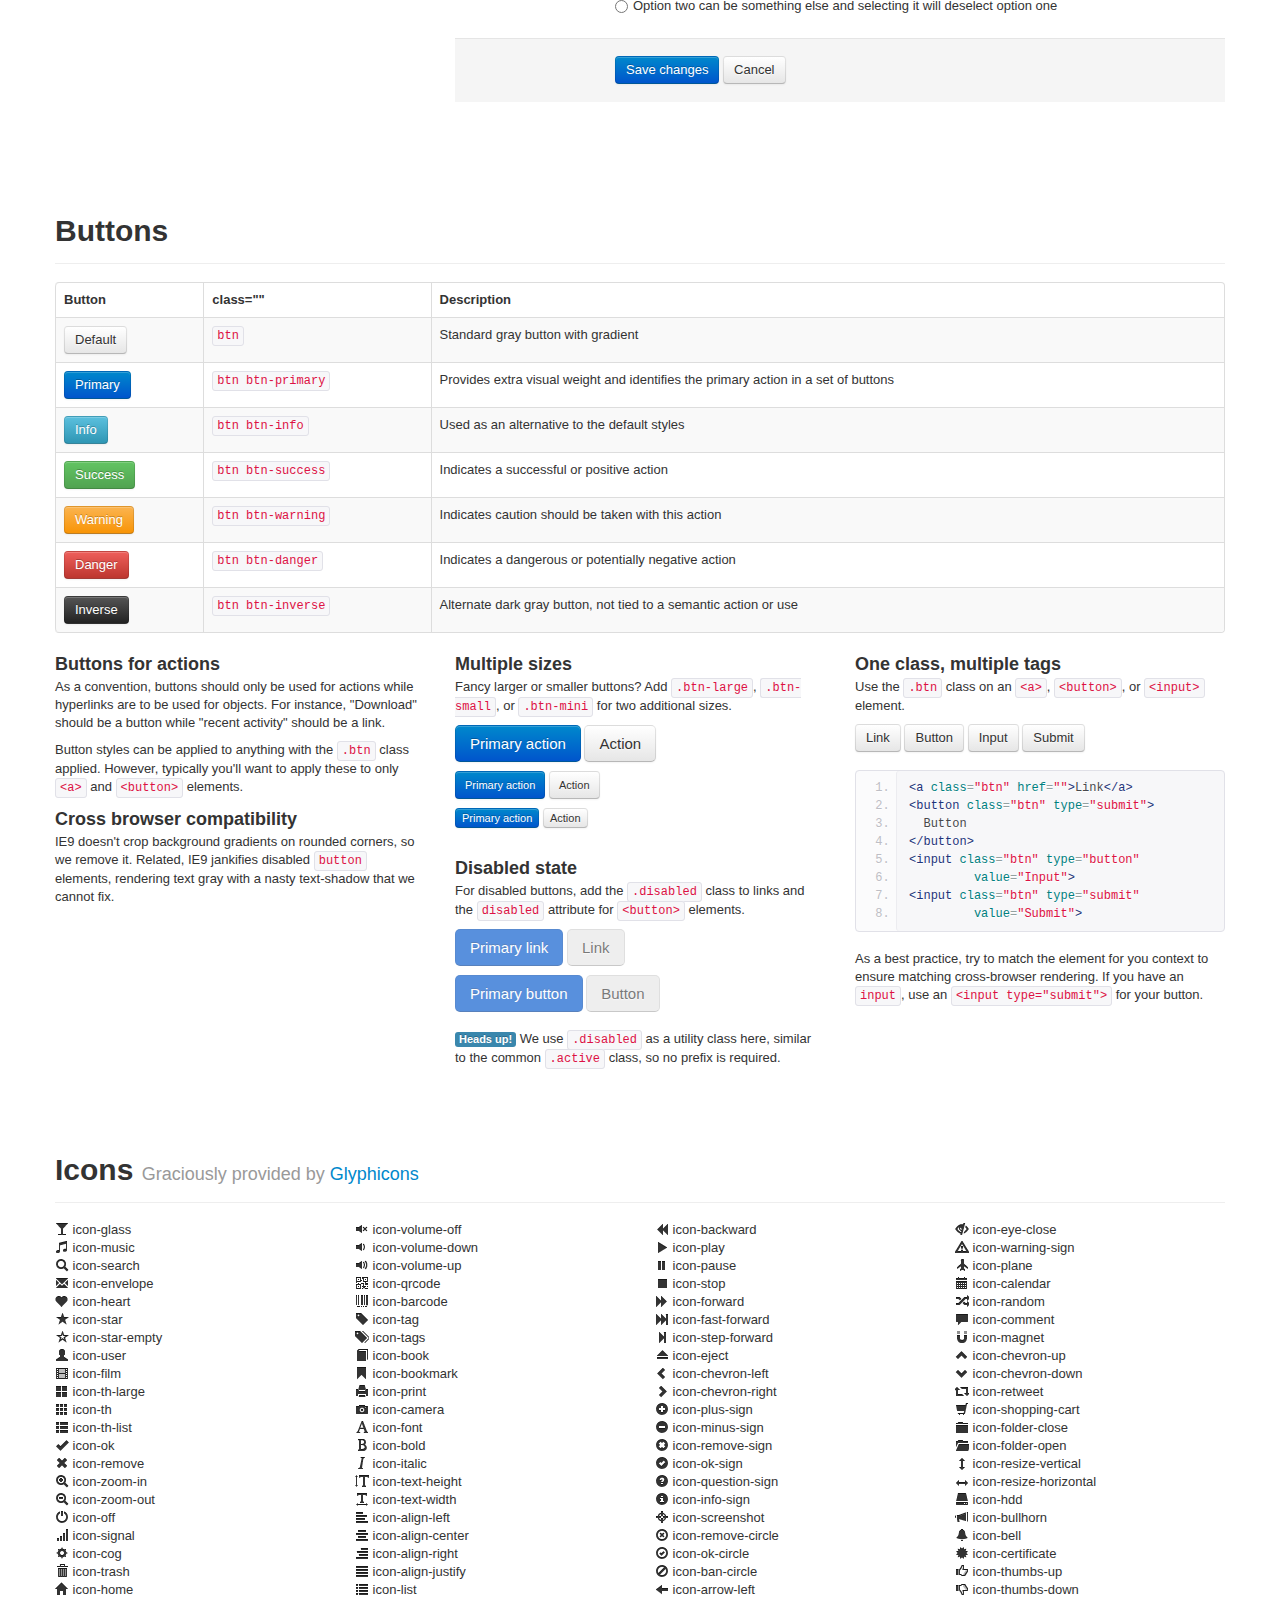
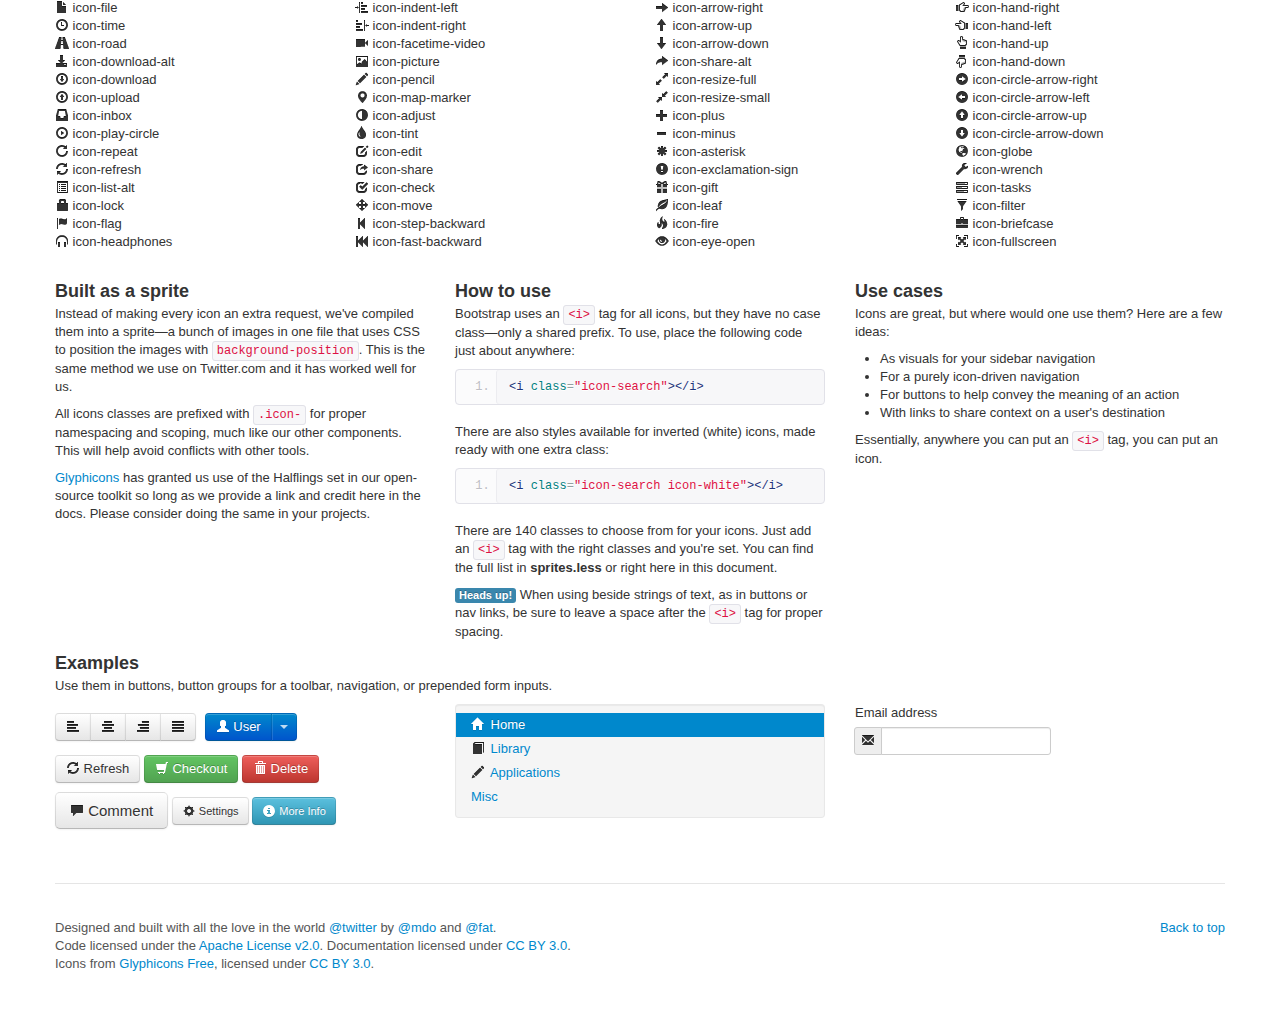
<file: bootstrap/docs/base-css.html>
<!DOCTYPE html>
<html lang="en">
  <head>
    <meta charset="utf-8">
    <title>Base · Twitter Bootstrap</title>
    <meta name="viewport" content="width=device-width, initial-scale=1.0">
    <meta name="description" content="">
    <meta name="author" content="">

    <!-- Le styles -->
    <link href="assets/css/bootstrap.css" rel="stylesheet">
    <link href="assets/css/bootstrap-responsive.css" rel="stylesheet">
    <link href="assets/css/docs.css" rel="stylesheet">
    <link href="assets/js/google-code-prettify/prettify.css" rel="stylesheet">

    <!-- Le HTML5 shim, for IE6-8 support of HTML5 elements -->
    <!--[if lt IE 9]>
      <script src="http://html5shim.googlecode.com/svn/trunk/html5.js"></script>
    <![endif]-->

    <!-- Le fav and touch icons -->
    <link rel="shortcut icon" href="assets/ico/favicon.ico">
    <link rel="apple-touch-icon-precomposed" sizes="144x144" href="assets/ico/apple-touch-icon-144-precomposed.png">
    <link rel="apple-touch-icon-precomposed" sizes="114x114" href="assets/ico/apple-touch-icon-114-precomposed.png">
    <link rel="apple-touch-icon-precomposed" sizes="72x72" href="assets/ico/apple-touch-icon-72-precomposed.png">
    <link rel="apple-touch-icon-precomposed" href="assets/ico/apple-touch-icon-57-precomposed.png">

  </head>

  <body data-spy="scroll" data-target=".subnav" data-offset="50">


  <!-- Navbar
    ================================================== -->
    <div class="navbar navbar-fixed-top">
      <div class="navbar-inner">
        <div class="container">
          <button type="button"class="btn btn-navbar" data-toggle="collapse" data-target=".nav-collapse">
            <span class="icon-bar"></span>
            <span class="icon-bar"></span>
            <span class="icon-bar"></span>
          </button>
          <a class="brand" href="./index.html">Bootstrap</a>
          <div class="nav-collapse collapse">
            <ul class="nav">
              <li class="">
                <a href="./index.html">Overview</a>
              </li>
              <li class="">
                <a href="./scaffolding.html">Scaffolding</a>
              </li>
              <li class="active">
                <a href="./base-css.html">Base CSS</a>
              </li>
              <li class="">
                <a href="./components.html">Components</a>
              </li>
              <li class="">
                <a href="./javascript.html">Javascript plugins</a>
              </li>
              <li class="">
                <a href="./less.html">Using LESS</a>
              </li>
              <li class="divider-vertical"></li>
              <li class="">
                <a href="./download.html">Customize</a>
              </li>
              <li class="">
                <a href="./examples.html">Examples</a>
              </li>
            </ul>
          </div>
        </div>
      </div>
    </div>

    <div class="container">

<!-- Masthead
================================================== -->
<header class="jumbotron subhead" id="overview">
  <h1>Base CSS</h1>
  <p class="lead">On top of the scaffolding, basic HTML elements are styled and enhanced with extensible classes to provide a fresh, consistent look and feel.</p>
  <div class="subnav">
    <ul class="nav nav-pills">
      <li><a href="#typography">Typography</a></li>
      <li><a href="#code">Code</a></li>
      <li><a href="#tables">Tables</a></li>
      <li><a href="#forms">Forms</a></li>
      <li><a href="#buttons">Buttons</a></li>
      <li><a href="#icons">Icons by Glyphicons</a></li>
    </ul>
  </div>
</header>


<!-- Typography
================================================== -->
<section id="typography">
  <div class="page-header">
    <h1>Typography <small>Headings, paragraphs, lists, and other inline type elements</small></h1>
  </div>

  <h2>Headings &amp; body copy</h2>

  <!-- Headings & Paragraph Copy -->
  <div class="row">
    <div class="span4">
      <h3>Typographic scale</h3>
      <p>The entire typographic grid is based on two Less variables in our variables.less file: <code>@baseFontSize</code> and <code>@baseLineHeight</code>. The first is the base font-size used throughout and the second is the base line-height.</p>
      <p>We use those variables, and some math, to create the margins, paddings, and line-heights of all our type and more.</p>
    </div>
    <div class="span4">
      <h3>Example body text</h3>
      <p>Nullam quis risus eget urna mollis ornare vel eu leo. Cum sociis natoque penatibus et magnis dis parturient montes, nascetur ridiculus mus. Nullam id dolor id nibh ultricies vehicula.</p>
      <h3>Lead body copy</h3>
      <p>Make a paragraph stand out by adding <code>.lead</code>.</p>
      <p class="lead">Vivamus sagittis lacus vel augue laoreet rutrum faucibus dolor auctor. Duis mollis, est non commodo luctus.</p>
    </div>
    <div class="span4">
      <div class="well">
        <h1>h1. Heading 1</h1>
        <h2>h2. Heading 2</h2>
        <h3>h3. Heading 3</h3>
        <h4>h4. Heading 4</h4>
        <h5>h5. Heading 5</h5>
        <h6>h6. Heading 6</h6>
      </div>
    </div>
  </div>

  <!-- Misc Elements -->
  <h2>Emphasis, address, and abbreviation</h2>
  <table class="table table-bordered table-striped">
    <thead>
      <tr>
        <th>Element</th>
        <th>Usage</th>
        <th>Optional</th>
      </tr>
    </thead>
    <tbody>
      <tr>
        <td>
          <code>&lt;strong&gt;</code>
        </td>
        <td>
          For emphasizing a snippet of text with <strong>important</strong>
        </td>
        <td>
          <span class="muted">None</span>
        </td>
      </tr>
      <tr>
        <td>
          <code>&lt;em&gt;</code>
        </td>
        <td>
          For emphasizing a snippet of text with <em>stress</em>
        </td>
        <td>
          <span class="muted">None</span>
        </td>
      </tr>
      <tr>
        <td>
          <code>&lt;abbr&gt;</code>
        </td>
        <td>
          Wraps abbreviations and acronyms to show the expanded version on hover
        </td>
        <td>
          <p>Include optional <code>title</code> attribute for expanded text</p>
          Use <code>.initialism</code> class for uppercase abbreviations.
        </td>
      </tr>
      <tr>
        <td>
          <code>&lt;address&gt;</code>
        </td>
        <td>
          For contact information for its nearest ancestor or the entire body of work
        </td>
        <td>
          Preserve formatting by ending all lines with <code>&lt;br&gt;</code>
        </td>
      </tr>
    </tbody>
  </table>

  <div class="row">
    <div class="span4">
      <h3>Using emphasis</h3>
      <p><a href="#">Fusce dapibus</a>, <strong>tellus ac cursus commodo</strong>, <em>tortor mauris condimentum nibh</em>, ut fermentum massa justo sit amet risus. Maecenas faucibus mollis interdum. Nulla vitae elit libero, a pharetra augue.</p>
      <p><strong>Note:</strong> Feel free to use <code>&lt;b&gt;</code> and <code>&lt;i&gt;</code> in HTML5, but their usage has changed a bit. <code>&lt;b&gt;</code> is meant to highlight words or phrases without conveying additional importance while <code>&lt;i&gt;</code> is mostly for voice, technical terms, etc.</p>
    </div>
    <div class="span4">
      <h3>Example addresses</h3>
      <p>Here are two examples of how the <code>&lt;address&gt;</code> tag can be used:</p>
      <address>
        <strong>Twitter, Inc.</strong><br>
        795 Folsom Ave, Suite 600<br>
        San Francisco, CA 94107<br>
        <abbr title="Phone">P:</abbr> (123) 456-7890
      </address>
      <address>
        <strong>Full Name</strong><br>
        <a href="mailto:#">first.last@gmail.com</a>
      </address>
    </div>
    <div class="span4">
      <h3>Example abbreviations</h3>
      <p>Abbreviations with a <code>title</code> attribute have a light dotted bottom border and a help cursor on hover. This gives users extra indication something will be shown on hover.</p>
      <p>Add the <code>initialism</code> class to an abbreviation to increase typographic harmony by giving it a slightly smaller text size.</p>
      <p><abbr title="HyperText Markup Language" class="initialism">HTML</abbr> is the best thing since sliced bread.</p>
      <p>An abbreviation of the word attribute is <abbr title="attribute">attr</abbr>.</p>
    </div>
  </div>


  <!-- Blockquotes -->
  <h2>Blockquotes</h2>
  <table class="table table-bordered table-striped">
    <thead>
      <tr>
        <th>Element</th>
        <th>Usage</th>
        <th>Optional</th>
      </tr>
    </thead>
    <tbody>
      <tr>
        <td>
          <code>&lt;blockquote&gt;</code>
        </td>
        <td>
          Block-level element for quoting content from another source
        </td>
        <td>
          <p>Add <code>cite</code> attribute for source URL</p>
          Use <code>.pull-left</code> and <code>.pull-right</code> classes for floated options
        </td>
      </tr>
      <tr>
        <td>
          <code>&lt;small&gt;</code>
        </td>
        <td>
          Optional element for adding a user-facing citation, typically an author with title of work
        </td>
        <td>
          Place the <code>&lt;cite&gt;</code> around the title or name of source
        </td>
      </tr>
    </tbody>
  </table>
  <div class="row">
    <div class="span4">
      <p>To include a blockquote, wrap <code>&lt;blockquote&gt;</code> around any <abbr title="HyperText Markup Language">HTML</abbr> as the quote. For straight quotes we recommend a <code>&lt;p&gt;</code>.</p>
      <p>Include an optional <code>&lt;small&gt;</code> element to cite your source and you'll get an em dash <code>&amp;mdash;</code> before it for styling purposes.</p>
    </div>
    <div class="span8">
<pre class="prettyprint linenums">
&lt;blockquote&gt;
  &lt;p&gt;Lorem ipsum dolor sit amet, consectetur adipiscing elit. Integer posuere erat a ante venenatis.&lt;/p&gt;
  &lt;small&gt;Someone famous&lt;/small&gt;
&lt;/blockquote&gt;
</pre>
    </div>
  </div><!--/row-->

  <h3>Example blockquotes</h3>
  <div class="row">
    <div class="span6">
      <p>Default blockquotes are styled as such:</p>
      <blockquote>
        <p>Lorem ipsum dolor sit amet, consectetur adipiscing elit. Integer posuere erat a ante venenatis.</p>
        <small>Someone famous in <cite title="">Body of work</cite></small>
      </blockquote>
    </div>
    <div class="span6">
      <p>To float your blockquote to the right, add <code>class="pull-right"</code>:</p>
      <blockquote class="pull-right">
        <p>Lorem ipsum dolor sit amet, consectetur adipiscing elit. Integer posuere erat a ante venenatis.</p>
        <small>Someone famous in <cite title="">Body of work</cite></small>
      </blockquote>
    </div>
  </div>


  <!-- Lists -->
  <h2>Lists</h2>
  <div class="row">
    <div class="span4">
      <h3>Unordered</h3>
      <p><code>&lt;ul&gt;</code></p>
      <ul>
        <li>Lorem ipsum dolor sit amet</li>
        <li>Consectetur adipiscing elit</li>
        <li>Integer molestie lorem at massa</li>
        <li>Facilisis in pretium nisl aliquet</li>
        <li>Nulla volutpat aliquam velit
          <ul>
            <li>Phasellus iaculis neque</li>
            <li>Purus sodales ultricies</li>
            <li>Vestibulum laoreet porttitor sem</li>
            <li>Ac tristique libero volutpat at</li>
          </ul>
        </li>
        <li>Faucibus porta lacus fringilla vel</li>
        <li>Aenean sit amet erat nunc</li>
        <li>Eget porttitor lorem</li>
      </ul>
    </div>
    <div class="span4">
      <h3>Unstyled</h3>
      <p><code>&lt;ul class="unstyled"&gt;</code></p>
      <ul class="unstyled">
        <li>Lorem ipsum dolor sit amet</li>
        <li>Consectetur adipiscing elit</li>
        <li>Integer molestie lorem at massa</li>
        <li>Facilisis in pretium nisl aliquet</li>
        <li>Nulla volutpat aliquam velit
          <ul>
            <li>Phasellus iaculis neque</li>
            <li>Purus sodales ultricies</li>
            <li>Vestibulum laoreet porttitor sem</li>
            <li>Ac tristique libero volutpat at</li>
          </ul>
        </li>
        <li>Faucibus porta lacus fringilla vel</li>
        <li>Aenean sit amet erat nunc</li>
        <li>Eget porttitor lorem</li>
      </ul>
    </div>
    <div class="span4">
      <h3>Ordered</h3>
      <p><code>&lt;ol&gt;</code></p>
      <ol>
        <li>Lorem ipsum dolor sit amet</li>
        <li>Consectetur adipiscing elit</li>
        <li>Integer molestie lorem at massa</li>
        <li>Facilisis in pretium nisl aliquet</li>
        <li>Nulla volutpat aliquam velit</li>
        <li>Faucibus porta lacus fringilla vel</li>
        <li>Aenean sit amet erat nunc</li>
        <li>Eget porttitor lorem</li>
      </ol>
    </div>
  </div><!-- /row -->
  <br>
  <div class="row">
    <div class="span4">
      <h3>Description</h3>
      <p><code>&lt;dl&gt;</code></p>
      <dl>
        <dt>Description lists</dt>
        <dd>A description list is perfect for defining terms.</dd>
        <dt>Euismod</dt>
        <dd>Vestibulum id ligula porta felis euismod semper eget lacinia odio sem nec elit.</dd>
        <dd>Donec id elit non mi porta gravida at eget metus.</dd>
        <dt>Malesuada porta</dt>
        <dd>Etiam porta sem malesuada magna mollis euismod.</dd>
      </dl>
    </div>
    <div class="span8">
      <h3>Horizontal description</h3>
      <p><code>&lt;dl class="dl-horizontal"&gt;</code></p>
      <dl class="dl-horizontal">
        <dt>Description lists</dt>
        <dd>A description list is perfect for defining terms.</dd>
        <dt>Euismod</dt>
        <dd>Vestibulum id ligula porta felis euismod semper eget lacinia odio sem nec elit.</dd>
        <dd>Donec id elit non mi porta gravida at eget metus.</dd>
        <dt>Malesuada porta</dt>
        <dd>Etiam porta sem malesuada magna mollis euismod.</dd>
        <dt>Felis euismod semper eget lacinia</dt>
        <dd>Fusce dapibus, tellus ac cursus commodo, tortor mauris condimentum nibh, ut fermentum massa justo sit amet risus.</dd>
      </dl>
      <hr>
      <p>
        <span class="label label-info">Heads up!</span>
        Horizontal description lists will truncate terms that are too long to fit in the left column fix <code>text-overflow</code>. In narrower viewports, they will change to the default stacked layout.
      </p>
    </div>
  </div><!-- /row -->
</section>



<!-- Code
================================================== -->
<section id="code">
  <div class="page-header">
    <h1>Code <small>Inline and block code snippets</small></h1>
  </div>
  <div class="row">
    <div class="span4">
      <h2>Inline</h2>
      <p>Wrap inline snippets of code with <code>&lt;code&gt;</code>.</p>
<pre class="prettyprint linenums">
For example, &lt;code&gt;section&lt;/code&gt; should be wrapped as inline.
</pre>
    </div><!--/span-->
    <div class="span4">
      <h2>Basic block</h2>
      <p>Use <code>&lt;pre&gt;</code> for multiple lines of code. Be sure to escape any angle brackets in the code for proper rendering.</p>
<pre>
&lt;p&gt;Sample text here...&lt;/p&gt;
</pre>
<pre class="prettyprint linenums" style="margin-bottom: 9px;">
&lt;pre&gt;
  &amp;lt;p&amp;gt;Sample text here...&amp;lt;/p&amp;gt;
&lt;/pre&gt;
</pre>
      <p><strong>Note:</strong> Be sure to keep code within <code>&lt;pre&gt;</code> tags as close to the left as possible; it will render all tabs.</p>
      <p>You may optionally add the <code>.pre-scrollable</code> class which will set a max-height of 350px and provide a y-axis scrollbar.</p>
    </div><!--/span-->
    <div class="span4">
      <h2>Google Prettify</h2>
      <p>Take the same <code>&lt;pre&gt;</code> element and add two optional classes for enhanced rendering.</p>
<pre class="prettyprint linenums" style="margin-bottom: 9px;">
&lt;p&gt;Sample text here...&lt;/p&gt;
</pre>
<pre class="prettyprint linenums" style="margin-bottom: 9px;">
&lt;pre class="prettyprint
     linenums"&gt;
  &amp;lt;p&amp;gt;Sample text here...&amp;lt;/p&amp;gt;
&lt;/pre&gt;
</pre>
      <p><a href="http://code.google.com/p/google-code-prettify/">Download google-code-prettify</a> and view the readme for <a href="http://google-code-prettify.googlecode.com/svn/trunk/README.html">how to use</a>.</p>
    </div><!--/span-->
  </div><!--/row-->
</section>



<!-- Tables
================================================== -->
<section id="tables">
  <div class="page-header">
    <h1>Tables <small>For, you guessed it, tabular data</small></h1>
  </div>

  <h2>Table markup</h2>
  <div class="row">
    <div class="span8">
      <table class="table table-bordered table-striped">
        <colgroup>
          <col class="span1">
          <col class="span7">
        </colgroup>
        <thead>
          <tr>
            <th>Tag</th>
            <th>Description</th>
          </tr>
        </thead>
        <tbody>
          <tr>
            <td>
              <code>&lt;table&gt;</code>
            </td>
            <td>
              Wrapping element for displaying data in a tabular format
            </td>
          </tr>
          <tr>
            <td>
              <code>&lt;thead&gt;</code>
            </td>
            <td>
              Container element for table header rows (<code>&lt;tr&gt;</code>) to label table columns
            </td>
          </tr>
          <tr>
            <td>
              <code>&lt;tbody&gt;</code>
            </td>
            <td>
              Container element for table rows (<code>&lt;tr&gt;</code>) in the body of the table
            </td>
          </tr>
          <tr>
            <td>
              <code>&lt;tr&gt;</code>
            </td>
            <td>
              Container element for a set of table cells (<code>&lt;td&gt;</code> or <code>&lt;th&gt;</code>) that appears on a single row
            </td>
          </tr>
          <tr>
            <td>
              <code>&lt;td&gt;</code>
            </td>
            <td>
              Default table cell
            </td>
          </tr>
          <tr>
            <td>
              <code>&lt;th&gt;</code>
            </td>
            <td>
              Special table cell for column (or row, depending on scope and placement) labels<br>
              Must be used within a <code>&lt;thead&gt;</code>
            </td>
          </tr>
          <tr>
            <td>
              <code>&lt;caption&gt;</code>
            </td>
            <td>
              Description or summary of what the table holds, especially useful for screen readers
            </td>
          </tr>
        </tbody>
      </table>
    </div>
    <div class="span4">
<pre class="prettyprint linenums">
&lt;table&gt;
  &lt;thead&gt;
    &lt;tr&gt;
      &lt;th&gt;…&lt;/th&gt;
      &lt;th&gt;…&lt;/th&gt;
    &lt;/tr&gt;
  &lt;/thead&gt;
  &lt;tbody&gt;
    &lt;tr&gt;
      &lt;td&gt;…&lt;/td&gt;
      &lt;td&gt;…&lt;/td&gt;
    &lt;/tr&gt;
  &lt;/tbody&gt;
&lt;/table&gt;
</pre>
    </div>
  </div>

  <h2>Table options</h2>
  <table class="table table-bordered table-striped">
  <thead>
      <tr>
        <th>Name</th>
        <th>Class</th>
        <th>Description</th>
      </tr>
    </thead>
    <tbody>
      <tr>
        <td>Default</td>
        <td class="muted">None</td>
        <td>No styles, just columns and rows</td>
      </tr>
      <tr>
        <td>Basic</td>
        <td>
          <code>.table</code>
        </td>
        <td>Only horizontal lines between rows</td>
      </tr>
      <tr>
        <td>Bordered</td>
        <td>
          <code>.table-bordered</code>
        </td>
        <td>Rounds corners and adds outer border</td>
      </tr>
      <tr>
        <td>Zebra-stripe</td>
        <td>
          <code>.table-striped</code>
        </td>
        <td>Adds light gray background color to odd rows (1, 3, 5, etc)</td>
      </tr>
      <tr>
        <td>Condensed</td>
        <td>
          <code>.table-condensed</code>
        </td>
        <td>Cuts vertical padding in half, from 8px to 4px, within all <code>td</code> and <code>th</code> elements</td>
      </tr>
    </tbody>
  </table>


  <h2>Example tables</h2>

  <h3>1. Default table styles</h3>
  <div class="row">
    <div class="span4">
      <p>Tables are automatically styled with only a few borders to ensure readability and maintain structure. With 2.0, the <code>.table</code> class is required.</p>
<pre class="prettyprint linenums">
&lt;table class="table"&gt;
  …
&lt;/table&gt;</pre>
    </div>
    <div class="span8">
      <table class="table">
        <thead>
          <tr>
            <th>#</th>
            <th>First Name</th>
            <th>Last Name</th>
            <th>Username</th>
          </tr>
        </thead>
        <tbody>
          <tr>
            <td>1</td>
            <td>Mark</td>
            <td>Otto</td>
            <td>@mdo</td>
          </tr>
          <tr>
            <td>2</td>
            <td>Jacob</td>
            <td>Thornton</td>
            <td>@fat</td>
          </tr>
          <tr>
            <td>3</td>
            <td>Larry</td>
            <td>the Bird</td>
            <td>@twitter</td>
          </tr>
        </tbody>
      </table>
    </div>
  </div>


  <h3>2. Striped table</h3>
  <div class="row">
    <div class="span4">
      <p>Get a little fancy with your tables by adding zebra-striping&mdash;just add the <code>.table-striped</code> class.</p>
      <p class="muted"><strong>Note:</strong> Striped tables use the <code>:nth-child</code> CSS selector and is not available in IE7-IE8.</p>
<pre class="prettyprint linenums" style="margin-bottom: 18px;">
&lt;table class="table table-striped"&gt;
  …
&lt;/table&gt;</pre>
    </div>
    <div class="span8">
      <table class="table table-striped">
        <thead>
          <tr>
            <th>#</th>
            <th>First Name</th>
            <th>Last Name</th>
            <th>Username</th>
          </tr>
        </thead>
        <tbody>
          <tr>
            <td>1</td>
            <td>Mark</td>
            <td>Otto</td>
            <td>@mdo</td>
          </tr>
          <tr>
            <td>2</td>
            <td>Jacob</td>
            <td>Thornton</td>
            <td>@fat</td>
          </tr>
          <tr>
            <td>3</td>
            <td>Larry</td>
            <td>the Bird</td>
            <td>@twitter</td>
          </tr>
        </tbody>
      </table>
    </div>
  </div>


  <h3>3. Bordered table</h3>
  <div class="row">
    <div class="span4">
      <p>Add borders around the entire table and rounded corners for aesthetic purposes.</p>
<pre class="prettyprint linenums">
&lt;table class="table table-bordered"&gt;
  …
&lt;/table&gt;</pre>
    </div>
    <div class="span8">
      <table class="table table-bordered">
        <thead>
          <tr>
            <th>#</th>
            <th>First Name</th>
            <th>Last Name</th>
            <th>Username</th>
          </tr>
        </thead>
        <tbody>
          <tr>
            <td rowspan="2">1</td>
            <td>Mark</td>
            <td>Otto</td>
            <td>@mdo</td>
          </tr>
          <tr>
            <td>Mark</td>
            <td>Otto</td>
            <td>@TwBootstrap</td>
          </tr>
          <tr>
            <td>2</td>
            <td>Jacob</td>
            <td>Thornton</td>
            <td>@fat</td>
          </tr>
          <tr>
            <td>3</td>
            <td colspan="2">Larry the Bird</td>
            <td>@twitter</td>
          </tr>
        </tbody>
      </table>
    </div>
  </div>


  <h3>4. Condensed table</h3>
  <div class="row">
    <div class="span4">
      <p>Make your tables more compact by adding the <code>.table-condensed</code> class to cut table cell padding in half (from 8px to 4px).</p>
<pre class="prettyprint linenums" style="margin-bottom: 18px;">
&lt;table class="table table-condensed"&gt;
  …
&lt;/table&gt;</pre>
    </div>
    <div class="span8">
      <table class="table table-condensed">
        <thead>
          <tr>
            <th>#</th>
            <th>First Name</th>
            <th>Last Name</th>
            <th>Username</th>
          </tr>
        </thead>
        <tbody>
          <tr>
            <td>1</td>
            <td>Mark</td>
            <td>Otto</td>
            <td>@mdo</td>
          </tr>
          <tr>
            <td>2</td>
            <td>Jacob</td>
            <td>Thornton</td>
            <td>@fat</td>
          </tr>
          <tr>
            <td>3</td>
            <td colspan="2">Larry the Bird</td>
            <td>@twitter</td>
          </tr>
        </tbody>
      </table>
    </div>
  </div>



  <h3>5. Combine them all!</h3>
  <div class="row">
    <div class="span4">
      <p>Feel free to combine any of the table classes to achieve different looks by utilizing any of the available classes.</p>
<pre class="prettyprint linenums" style="margin-bottom: 18px;">
&lt;table class="table table-striped table-bordered table-condensed"&gt;
  ...
&lt;/table&gt;</pre>
    </div>
    <div class="span8">
      <table class="table table-striped table-bordered table-condensed">
        <thead>
          <tr>
            <th></th>
            <th colspan="2">Full name</th>
            <th></th>
          </tr>
          <tr>
            <th>#</th>
            <th>First Name</th>
            <th>Last Name</th>
            <th>Username</th>
          </tr>
        </thead>
        <tbody>
          <tr>
          <tr>
            <td>1</td>
            <td>Mark</td>
            <td>Otto</td>
            <td>@mdo</td>
          </tr>
          <tr>
            <td>2</td>
            <td>Jacob</td>
            <td>Thornton</td>
            <td>@fat</td>
          </tr>
          <tr>
            <td>3</td>
            <td colspan="2">Larry the Bird</td>
            <td>@twitter</td>
          </tr>
        </tbody>
      </table>
    </div>
  </div>
</section>



<!-- Forms
================================================== -->
<section id="forms">
  <div class="page-header">
    <h1>Forms</h1>
  </div>
  <div class="row">
    <div class="span4">
      <h2>Flexible HTML and CSS</h2>
      <p>The best part about forms in Bootstrap is that all your inputs and controls look great no matter how you build them in your markup. No superfluous HTML is required, but we provide the patterns for those who require it.</p>
      <p>More complicated layouts come with succinct and scalable classes for easy styling and event binding, so you're covered at every step.</p>
    </div>
    <div class="span4">
      <h2>Four layouts included</h2>
      <p>Bootstrap comes with support for four types of form layouts:</p>
      <ul>
        <li>Vertical (default)</li>
        <li>Search</li>
        <li>Inline</li>
        <li>Horizontal</li>
      </ul>
      <p>Different types of form layouts require some changes to markup, but the controls themselves remain and behave the same.</p>
    </div>
    <div class="span4">
      <h2>Control states and more</h2>
      <p>Bootstrap's forms include styles for all the base form controls like input, textarea, and select you'd expect. But it also comes with a number of custom components like appended and prepended inputs and support for lists of checkboxes.</p>
      <p>States like error, warning, and success are included for each type of form control. Also included are styles for disabled controls.</p>
    </div>
  </div>

  <h2>Four types of forms</h2>
  <p>Bootstrap provides simple markup and styles for four styles of common web forms.</p>
  <table class="table table-bordered table-striped">
    <thead>
      <tr>
        <th>Name</th>
        <th>Class</th>
        <th>Description</th>
      </tr>
    </thead>
    <tbody>
      <tr>
        <th>Vertical (default)</th>
        <td><code>.form-vertical</code> <span class="muted">(not required)</span></td>
        <td>Stacked, left-aligned labels over controls</td>
      </tr>
      <tr>
        <th>Inline</th>
        <td><code>.form-inline</code></td>
        <td>Left-aligned label and inline-block controls for compact style</td>
      </tr>
      <tr>
        <th>Search</th>
        <td><code>.form-search</code></td>
        <td>Extra-rounded text input for a typical search aesthetic</td>
      </tr>
      <tr>
        <th>Horizontal</th>
        <td><code>.form-horizontal</code></td>
        <td>Float left, right-aligned labels on same line as controls</td>
      </tr>
    </tbody>
  </table>


  <h2>Example forms <small>using just form controls, no extra markup</small></h2>
  <div class="row">
    <div class="span6">
      <h3>Basic form</h3>
      <p>Smart and lightweight defaults without extra markup.</p>
      <form class="well">
        <label>Label name</label>
        <input type="text" class="span3" placeholder="Type something…">
        <p class="help-block">Example block-level help text here.</p>
        <label class="checkbox">
          <input type="checkbox"> Check me out
        </label>
        <button type="submit" class="btn">Submit</button>
      </form>
<pre class="prettyprint linenums">
&lt;form class="well"&gt;
  &lt;label&gt;Label name&lt;/label&gt;
  &lt;input type="text" class="span3" placeholder="Type something…"&gt;
  &lt;span class="help-block"&gt;Example block-level help text here.&lt;/span&gt;
  &lt;label class="checkbox"&gt;
    &lt;input type="checkbox"&gt; Check me out
  &lt;/label&gt;
  &lt;button type="submit" class="btn"&gt;Submit&lt;/button&gt;
&lt;/form&gt;
</pre>
  </div>
  <div class="span6">
    <h3>Search form</h3>
    <p>Add <code>.form-search</code> to the form and <code>.search-query</code> to the <code>input</code>.</p>
    <form class="well form-search">
      <input type="text" class="input-medium search-query">
      <button type="submit" class="btn">Search</button>
    </form>
<pre class="prettyprint linenums">
&lt;form class="well form-search"&gt;
  &lt;input type="text" class="input-medium search-query"&gt;
  &lt;button type="submit" class="btn"&gt;Search&lt;/button&gt;
&lt;/form&gt;
</pre>

      <h3>Inline form</h3>
      <p>Add <code>.form-inline</code> to finesse the vertical alignment and spacing of form controls.</p>
      <form class="well form-inline">
        <input type="text" class="input-small" placeholder="Email">
        <input type="password" class="input-small" placeholder="Password">
        <label class="checkbox">
          <input type="checkbox"> Remember me
        </label>
        <button type="submit" class="btn">Sign in</button>
      </form>
<pre class="prettyprint linenums">
&lt;form class="well form-inline"&gt;
  &lt;input type="text" class="input-small" placeholder="Email"&gt;
  &lt;input type="password" class="input-small" placeholder="Password"&gt;
  &lt;label class="checkbox"&gt;
    &lt;input type="checkbox"&gt; Remember me
  &lt;/label&gt;
  &lt;button type="submit" class="btn"&gt;Sign in&lt;/button&gt;
&lt;/form&gt;
</pre>
    </div><!-- /.span -->
  </div><!-- /row -->

  <br>

  <h2>Horizontal forms</h2>
  <div class="row">
    <div class="span4">
      <p></p>
      <p>Shown on the right are all the default form controls we support. Here's the bulleted list:</p>
      <ul>
        <li>text inputs (text, password, email, etc)</li>
        <li>checkbox</li>
        <li>radio</li>
        <li>select</li>
        <li>multiple select</li>
        <li>file input</li>
        <li>textarea</li>
      </ul>
    </div><!-- /.span -->
    <div class="span8">
      <form class="form-horizontal">
        <fieldset>
          <div class="control-group">
            <label class="control-label" for="input01">Text input</label>
            <div class="controls">
              <input type="text" class="input-xlarge" id="input01">
              <p class="help-block">In addition to freeform text, any HTML5 text-based input appears like so.</p>
            </div>
          </div>
          <div class="control-group">
            <label class="control-label" for="optionsCheckbox">Checkbox</label>
            <div class="controls">
              <label class="checkbox">
                <input type="checkbox" id="optionsCheckbox" value="option1">
                Option one is this and that&mdash;be sure to include why it's great
              </label>
            </div>
          </div>
          <div class="control-group">
            <label class="control-label" for="select01">Select list</label>
            <div class="controls">
              <select id="select01">
                <option>something</option>
                <option>2</option>
                <option>3</option>
                <option>4</option>
                <option>5</option>
              </select>
            </div>
          </div>
          <div class="control-group">
            <label class="control-label" for="multiSelect">Multicon-select</label>
            <div class="controls">
              <select multiple="multiple" id="multiSelect">
                <option>1</option>
                <option>2</option>
                <option>3</option>
                <option>4</option>
                <option>5</option>
              </select>
            </div>
          </div>
          <div class="control-group">
            <label class="control-label" for="fileInput">File input</label>
            <div class="controls">
              <input class="input-file" id="fileInput" type="file">
            </div>
          </div>
          <div class="control-group">
            <label class="control-label" for="textarea">Textarea</label>
            <div class="controls">
              <textarea class="input-xlarge" id="textarea" rows="3"></textarea>
            </div>
          </div>
          <div class="form-actions">
            <button type="submit" class="btn btn-primary">Save changes</button>
            <button class="btn">Cancel</button>
          </div>
        </fieldset>
      </form>
      <h3>Example markup</h3>
      <p>Given the above example form layout, here's the markup associated with the first input and control group. The <code>.control-group</code>, <code>.control-label</code>, and <code>.controls</code> classes are all required for styling.</p>
<pre class="prettyprint linenums">
&lt;form class="form-horizontal"&gt;
  &lt;fieldset&gt;
    &lt;legend&gt;Legend text&lt;/legend&gt;
    &lt;div class="control-group"&gt;
      &lt;label class="control-label" for="input01"&gt;Text input&lt;/label&gt;
      &lt;div class="controls"&gt;
        &lt;input type="text" class="input-xlarge" id="input01"&gt;
        &lt;p class="help-block"&gt;Supporting help text&lt;/p&gt;
      &lt;/div&gt;
    &lt;/div&gt;
  &lt;/fieldset&gt;
&lt;/form&gt;
</pre>
    </div>
  </div>

  <br>

  <h2>Form control states</h2>
  <div class="row">
    <div class="span4">
      <p>Bootstrap features styles for browser-supported focused and <code>disabled</code> states. We remove the default Webkit <code>outline</code> and apply a <code>box-shadow</code> in its place for <code>:focus</code>.</p>
      <hr>
      <h3>Form validation</h3>
      <p>It also includes validation styles for errors, warnings, and success. To use, add the error class to the surrounding <code>.control-group</code>.</p>
<pre class="prettyprint linenums">
&lt;fieldset
  class="control-group error"&gt;
  …
&lt;/fieldset&gt;
</pre>
    </div>
    <div class="span8">
      <form class="form-horizontal">
        <fieldset>
          <div class="control-group">
            <label class="control-label" for="focusedInput">Focused input</label>
            <div class="controls">
              <input class="input-xlarge focused" id="focusedInput" type="text" value="This is focused…">
            </div>
          </div>
          <div class="control-group">
            <label class="control-label">Uneditable input</label>
            <div class="controls">
              <span class="input-xlarge uneditable-input">Some value here</span>
            </div>
          </div>
          <div class="control-group">
            <label class="control-label" for="disabledInput">Disabled input</label>
            <div class="controls">
              <input class="input-xlarge disabled" id="disabledInput" type="text" placeholder="Disabled input here…" disabled>
            </div>
          </div>
          <div class="control-group">
            <label class="control-label" for="optionsCheckbox2">Disabled checkbox</label>
            <div class="controls">
              <label class="checkbox">
                <input type="checkbox" id="optionsCheckbox2" value="option1" disabled>
                This is a disabled checkbox
              </label>
            </div>
          </div>
          <div class="control-group warning">
            <label class="control-label" for="inputWarning">Input with warning</label>
            <div class="controls">
              <input type="text" id="inputWarning">
              <span class="help-inline">Something may have gone wrong</span>
            </div>
          </div>
          <div class="control-group error">
            <label class="control-label" for="inputError">Input with error</label>
            <div class="controls">
              <input type="text" id="inputError">
              <span class="help-inline">Please correct the error</span>
            </div>
          </div>
          <div class="control-group success">
            <label class="control-label" for="inputSuccess">Input with success</label>
            <div class="controls">
              <input type="text" id="inputSuccess">
              <span class="help-inline">Woohoo!</span>
            </div>
          </div>
          <div class="control-group success">
            <label class="control-label" for="selectError">Select with success</label>
            <div class="controls">
              <select id="selectError">
                <option>1</option>
                <option>2</option>
                <option>3</option>
                <option>4</option>
                <option>5</option>
              </select>
              <span class="help-inline">Woohoo!</span>
            </div>
          </div>
          <div class="form-actions">
            <button type="submit" class="btn btn-primary">Save changes</button>
            <button class="btn">Cancel</button>
          </div>
        </fieldset>
      </form>
    </div>
  </div>

  <br>

  <h2>Extending form controls</h2>
  <div class="row">
    <div class="span4">
      <h3>Prepend &amp; append inputs</h3>
      <p>Input groups&mdash;with appended or prepended text&mdash;provide an easy way to give more context for your inputs. Great examples include the @ sign for Twitter usernames or $ for finances.</p>
      <hr>
      <h3>Checkboxes and radios</h3>
      <p>Up to v1.4, Bootstrap required extra markup around checkboxes and radios to stack them. Now, it's a simple matter of repeating the <code>&lt;label class="checkbox"&gt;</code> that wraps the <code>&lt;input type="checkbox"&gt;</code>.</p>
      <p>Inline checkboxes and radios are also supported. Just add <code>.inline</code> to any <code>.checkbox</code> or <code>.radio</code> and you're done.</p>
      <hr>
      <h4>Inline forms and append/prepend</h4>
      <p>To use prepend or append inputs in an inline form, be sure to place the <code>.add-on</code> and <code>input</code> on the same line, without spaces.</p>
      <hr>
      <h4>Form help text</h4>
      <p>To add help text for your form inputs, include inline help text with <code>&lt;span class="help-inline"&gt;</code> or a help text block with <code>&lt;p class="help-block"&gt;</code> after the input element.</p>
    </div>
    <div class="span8">
      <form class="form-horizontal">
        <fieldset>
          <div class="control-group">
            <label class="control-label">Form grid sizes</label>
            <div class="controls docs-input-sizes">
              <input class="span1" type="text" placeholder=".span1">
              <input class="span2" type="text" placeholder=".span2">
              <input class="span3" type="text" placeholder=".span3">
              <select class="span1">
                <option>1</option>
                <option>2</option>
                <option>3</option>
                <option>4</option>
                <option>5</option>
              </select>
              <select class="span2">
                <option>1</option>
                <option>2</option>
                <option>3</option>
                <option>4</option>
                <option>5</option>
              </select>
              <select class="span3">
                <option>1</option>
                <option>2</option>
                <option>3</option>
                <option>4</option>
                <option>5</option>
              </select>
              <p class="help-block">Use the same <code>.span*</code> classes from the grid system for input sizes.</p>
            </div>
          </div>
          <div class="control-group">
            <label class="control-label">Alternate sizes</label>
            <div class="controls docs-input-sizes">
              <input class="input-mini" type="text" placeholder=".input-mini">
              <input class="input-small" type="text" placeholder=".input-small">
              <input class="input-medium" type="text" placeholder=".input-medium">
              <p class="help-block">You may also use static classes that don't map to the grid, adapt to the responsive CSS styles, or account for varying types of controls (e.g., <code>input</code> vs. <code>select</code>).</p>
            </div>
          </div>
          <div class="control-group">
            <label class="control-label" for="prependedInput">Prepended text</label>
            <div class="controls">
              <div class="input-prepend">
                <span class="add-on">@</span><input class="span2" id="prependedInput" size="16" type="text">
              </div>
              <p class="help-block">Here's some help text</p>
            </div>
          </div>
          <div class="control-group">
            <label class="control-label" for="appendedInput">Appended text</label>
            <div class="controls">
              <div class="input-append">
                <input class="span2" id="appendedInput" size="16" type="text"><span class="add-on">.00</span>
              </div>
              <span class="help-inline">Here's more help text</span>
            </div>
          </div>
          <div class="control-group">
            <label class="control-label" for="appendedPrependedInput">Append and prepend</label>
            <div class="controls">
              <div class="input-prepend input-append">
                <span class="add-on">$</span><input class="span2" id="appendedPrependedInput" size="16" type="text"><span class="add-on">.00</span>
              </div>
            </div>
          </div>
          <div class="control-group">
            <label class="control-label" for="appendedInputButton">Append with button</label>
            <div class="controls">
              <div class="input-append">
                <input class="span2" id="appendedInputButton" size="16" type="text"><button class="btn" type="button">Go!</button>
              </div>
            </div>
          </div>
          <div class="control-group">
            <label class="control-label" for="appendedInputButtons">Two-button append</label>
            <div class="controls">
              <div class="input-append">
                <input class="span2" id="appendedInputButtons" size="16" type="text"><button class="btn" type="button">Search</button><button class="btn" type="button">Options</button>
              </div>
            </div>
          </div>
          <div class="control-group">
            <label class="control-label" for="inlineCheckboxes">Inline checkboxes</label>
            <div class="controls">
              <label class="checkbox inline">
                <input type="checkbox" id="inlineCheckbox1" value="option1"> 1
              </label>
              <label class="checkbox inline">
                <input type="checkbox" id="inlineCheckbox2" value="option2"> 2
              </label>
              <label class="checkbox inline">
                <input type="checkbox" id="inlineCheckbox3" value="option3"> 3
              </label>
            </div>
          </div>
          <div class="control-group">
            <label class="control-label" for="optionsCheckboxList">Checkboxes</label>
            <div class="controls">
              <label class="checkbox">
                <input type="checkbox" name="optionsCheckboxList1" value="option1">
                Option one is this and that&mdash;be sure to include why it's great
              </label>
              <label class="checkbox">
                <input type="checkbox" name="optionsCheckboxList2" value="option2">
                Option two can also be checked and included in form results
              </label>
              <label class="checkbox">
                <input type="checkbox" name="optionsCheckboxList3" value="option3">
                Option three can&mdash;yes, you guessed it&mdash;also be checked and included in form results
              </label>
              <p class="help-block"><strong>Note:</strong> Labels surround all the options for much larger click areas and a more usable form.</p>
            </div>
          </div>
          <div class="control-group">
            <label class="control-label">Radio buttons</label>
            <div class="controls">
              <label class="radio">
                <input type="radio" name="optionsRadios" id="optionsRadios1" value="option1" checked>
                Option one is this and that&mdash;be sure to include why it's great
              </label>
              <label class="radio">
                <input type="radio" name="optionsRadios" id="optionsRadios2" value="option2">
                Option two can be something else and selecting it will deselect option one
              </label>
            </div>
          </div>
          <div class="form-actions">
            <button type="submit" class="btn btn-primary">Save changes</button>
            <button class="btn">Cancel</button>
          </div>
        </fieldset>
      </form>
    </div>
  </div><!-- /row -->
</section>



<!-- Buttons
================================================== -->
<section id="buttons">
  <div class="page-header">
    <h1>Buttons</h1>
  </div>
  <table class="table table-bordered table-striped">
    <thead>
      <tr>
        <th>Button</th>
        <th>class=""</th>
        <th>Description</th>
      </tr>
    </thead>
    <tbody>
      <tr>
        <td><button class="btn" href="#">Default</button></td>
        <td><code>btn</code></td>
        <td>Standard gray button with gradient</td>
      </tr>
      <tr>
        <td><button class="btn btn-primary" href="#">Primary</button></td>
        <td><code>btn btn-primary</code></td>
        <td>Provides extra visual weight and identifies the primary action in a set of buttons</td>
      </tr>
      <tr>
        <td><button class="btn btn-info" href="#">Info</button></td>
        <td><code>btn btn-info</code></td>
        <td>Used as an alternative to the default styles</td>
      </tr>
      <tr>
        <td><button class="btn btn-success" href="#">Success</button></td>
        <td><code>btn btn-success</code></td>
        <td>Indicates a successful or positive action</td>
      </tr>
      <tr>
        <td><button class="btn btn-warning" href="#">Warning</button></td>
        <td><code>btn btn-warning</code></td>
        <td>Indicates caution should be taken with this action</td>
      </tr>
      <tr>
        <td><button class="btn btn-danger" href="#">Danger</button></td>
        <td><code>btn btn-danger</code></td>
        <td>Indicates a dangerous or potentially negative action</td>
      </tr>
      <tr>
        <td><button class="btn btn-inverse" href="#">Inverse</button></td>
        <td><code>btn btn-inverse</code></td>
        <td>Alternate dark gray button, not tied to a semantic action or use</td>
      </tr>
    </tbody>
  </table>

  <div class="row">
    <div class="span4">
      <h3>Buttons for actions</h3>
      <p>As a convention, buttons should only be used for actions while hyperlinks are to be used for objects. For instance, "Download" should be a button while "recent activity" should be a link.</p>
      <p>Button styles can be applied to anything with the <code>.btn</code> class applied. However, typically you'll want to apply these to only <code>&lt;a&gt;</code> and <code>&lt;button&gt;</code> elements.</p>
      <h3>Cross browser compatibility</h3>
      <p>IE9 doesn't crop background gradients on rounded corners, so we remove it. Related, IE9 jankifies disabled <code>button</code> elements, rendering text gray with a nasty text-shadow that we cannot fix.</p>
    </div>
    <div class="span4">
      <h3>Multiple sizes</h3>
      <p>Fancy larger or smaller buttons? Add <code>.btn-large</code>, <code>.btn-small</code>, or <code>.btn-mini</code> for two additional sizes.</p>
      <p>
        <button class="btn btn-large btn-primary">Primary action</button>
        <button class="btn btn-large">Action</button>
      </p>
      <p>
        <button class="btn btn-small btn-primary">Primary action</button>
        <button class="btn btn-small">Action</button>
      </p>
      <p>
        <button class="btn btn-mini btn-primary">Primary action</button>
        <button class="btn btn-mini">Action</button>
      </p>
      <br>
      <h3>Disabled state</h3>
      <p>For disabled buttons, add the <code>.disabled</code> class to links and the <code>disabled</code> attribute for <code>&lt;button&gt;</code> elements.</p>
      <p>
        <a href="#" class="btn btn-large btn-primary disabled">Primary link</a>
        <a href="#" class="btn btn-large disabled">Link</a>
      </p>
      <p style="margin-bottom: 18px;">
        <button class="btn btn-large btn-primary disabled" disabled="disabled">Primary button</button>
        <button class="btn btn-large" disabled>Button</button>
      </p>
      <p>
        <span class="label label-info">Heads up!</span>
        We use <code>.disabled</code> as a utility class here, similar to the common <code>.active</code> class, so no prefix is required.
      </p>
    </div>
    <div class="span4">
      <h3>One class, multiple tags</h3>
      <p>Use the <code>.btn</code> class on an <code>&lt;a&gt;</code>, <code>&lt;button&gt;</code>, or <code>&lt;input&gt;</code> element.</p>
<form>
<a class="btn" href="">Link</a>
<button class="btn" type="submit">Button</button>
<input class="btn" type="button" value="Input">
<input class="btn" type="submit" value="Submit">
</form>
<pre class="prettyprint linenums">
&lt;a class="btn" href=""&gt;Link&lt;/a&gt;
&lt;button class="btn" type="submit"&gt;
  Button
&lt;/button&gt;
&lt;input class="btn" type="button"
         value="Input"&gt;
&lt;input class="btn" type="submit"
         value="Submit"&gt;
</pre>
      <p>As a best practice, try to match the element for you context to ensure matching cross-browser rendering. If you have an <code>input</code>, use an <code>&lt;input type="submit"&gt;</code> for your button.</p>
    </div>
  </div>
</section>



<!-- Icons
================================================== -->
<section id="icons">
  <div class="page-header">
    <h1>Icons <small>Graciously provided by <a href="http://glyphicons.com" target="_blank">Glyphicons</a></small></h1>
  </div>
  <div class="row">
    <div class="span3">
      <ul class="the-icons">
        <li><i class="icon-glass"></i> icon-glass</li>
        <li><i class="icon-music"></i> icon-music</li>
        <li><i class="icon-search"></i> icon-search</li>
        <li><i class="icon-envelope"></i> icon-envelope</li>
        <li><i class="icon-heart"></i> icon-heart</li>
        <li><i class="icon-star"></i> icon-star</li>
        <li><i class="icon-star-empty"></i> icon-star-empty</li>
        <li><i class="icon-user"></i> icon-user</li>
        <li><i class="icon-film"></i> icon-film</li>
        <li><i class="icon-th-large"></i> icon-th-large</li>
        <li><i class="icon-th"></i> icon-th</li>
        <li><i class="icon-th-list"></i> icon-th-list</li>
        <li><i class="icon-ok"></i> icon-ok</li>
        <li><i class="icon-remove"></i> icon-remove</li>
        <li><i class="icon-zoom-in"></i> icon-zoom-in</li>
        <li><i class="icon-zoom-out"></i> icon-zoom-out</li>
        <li><i class="icon-off"></i> icon-off</li>
        <li><i class="icon-signal"></i> icon-signal</li>
        <li><i class="icon-cog"></i> icon-cog</li>
        <li><i class="icon-trash"></i> icon-trash</li>
        <li><i class="icon-home"></i> icon-home</li>
        <li><i class="icon-file"></i> icon-file</li>
        <li><i class="icon-time"></i> icon-time</li>
        <li><i class="icon-road"></i> icon-road</li>
        <li><i class="icon-download-alt"></i> icon-download-alt</li>
        <li><i class="icon-download"></i> icon-download</li>
        <li><i class="icon-upload"></i> icon-upload</li>
        <li><i class="icon-inbox"></i> icon-inbox</li>
        <li><i class="icon-play-circle"></i> icon-play-circle</li>
        <li><i class="icon-repeat"></i> icon-repeat</li>
        <li><i class="icon-refresh"></i> icon-refresh</li>
        <li><i class="icon-list-alt"></i> icon-list-alt</li>
        <li><i class="icon-lock"></i> icon-lock</li>
        <li><i class="icon-flag"></i> icon-flag</li>
        <li><i class="icon-headphones"></i> icon-headphones</li>
      </ul>
    </div>
    <div class="span3">
      <ul class="the-icons">
        <li><i class="icon-volume-off"></i> icon-volume-off</li>
        <li><i class="icon-volume-down"></i> icon-volume-down</li>
        <li><i class="icon-volume-up"></i> icon-volume-up</li>
        <li><i class="icon-qrcode"></i> icon-qrcode</li>
        <li><i class="icon-barcode"></i> icon-barcode</li>
        <li><i class="icon-tag"></i> icon-tag</li>
        <li><i class="icon-tags"></i> icon-tags</li>
        <li><i class="icon-book"></i> icon-book</li>
        <li><i class="icon-bookmark"></i> icon-bookmark</li>
        <li><i class="icon-print"></i> icon-print</li>
        <li><i class="icon-camera"></i> icon-camera</li>
        <li><i class="icon-font"></i> icon-font</li>
        <li><i class="icon-bold"></i> icon-bold</li>
        <li><i class="icon-italic"></i> icon-italic</li>
        <li><i class="icon-text-height"></i> icon-text-height</li>
        <li><i class="icon-text-width"></i> icon-text-width</li>
        <li><i class="icon-align-left"></i> icon-align-left</li>
        <li><i class="icon-align-center"></i> icon-align-center</li>
        <li><i class="icon-align-right"></i> icon-align-right</li>
        <li><i class="icon-align-justify"></i> icon-align-justify</li>
        <li><i class="icon-list"></i> icon-list</li>
        <li><i class="icon-indent-left"></i> icon-indent-left</li>
        <li><i class="icon-indent-right"></i> icon-indent-right</li>
        <li><i class="icon-facetime-video"></i> icon-facetime-video</li>
        <li><i class="icon-picture"></i> icon-picture</li>
        <li><i class="icon-pencil"></i> icon-pencil</li>
        <li><i class="icon-map-marker"></i> icon-map-marker</li>
        <li><i class="icon-adjust"></i> icon-adjust</li>
        <li><i class="icon-tint"></i> icon-tint</li>
        <li><i class="icon-edit"></i> icon-edit</li>
        <li><i class="icon-share"></i> icon-share</li>
        <li><i class="icon-check"></i> icon-check</li>
        <li><i class="icon-move"></i> icon-move</li>
        <li><i class="icon-step-backward"></i> icon-step-backward</li>
        <li><i class="icon-fast-backward"></i> icon-fast-backward</li>
      </ul>
    </div>
    <div class="span3">
      <ul class="the-icons">
        <li><i class="icon-backward"></i> icon-backward</li>
        <li><i class="icon-play"></i> icon-play</li>
        <li><i class="icon-pause"></i> icon-pause</li>
        <li><i class="icon-stop"></i> icon-stop</li>
        <li><i class="icon-forward"></i> icon-forward</li>
        <li><i class="icon-fast-forward"></i> icon-fast-forward</li>
        <li><i class="icon-step-forward"></i> icon-step-forward</li>
        <li><i class="icon-eject"></i> icon-eject</li>
        <li><i class="icon-chevron-left"></i> icon-chevron-left</li>
        <li><i class="icon-chevron-right"></i> icon-chevron-right</li>
        <li><i class="icon-plus-sign"></i> icon-plus-sign</li>
        <li><i class="icon-minus-sign"></i> icon-minus-sign</li>
        <li><i class="icon-remove-sign"></i> icon-remove-sign</li>
        <li><i class="icon-ok-sign"></i> icon-ok-sign</li>
        <li><i class="icon-question-sign"></i> icon-question-sign</li>
        <li><i class="icon-info-sign"></i> icon-info-sign</li>
        <li><i class="icon-screenshot"></i> icon-screenshot</li>
        <li><i class="icon-remove-circle"></i> icon-remove-circle</li>
        <li><i class="icon-ok-circle"></i> icon-ok-circle</li>
        <li><i class="icon-ban-circle"></i> icon-ban-circle</li>
        <li><i class="icon-arrow-left"></i> icon-arrow-left</li>
        <li><i class="icon-arrow-right"></i> icon-arrow-right</li>
        <li><i class="icon-arrow-up"></i> icon-arrow-up</li>
        <li><i class="icon-arrow-down"></i> icon-arrow-down</li>
        <li><i class="icon-share-alt"></i> icon-share-alt</li>
        <li><i class="icon-resize-full"></i> icon-resize-full</li>
        <li><i class="icon-resize-small"></i> icon-resize-small</li>
        <li><i class="icon-plus"></i> icon-plus</li>
        <li><i class="icon-minus"></i> icon-minus</li>
        <li><i class="icon-asterisk"></i> icon-asterisk</li>
        <li><i class="icon-exclamation-sign"></i> icon-exclamation-sign</li>
        <li><i class="icon-gift"></i> icon-gift</li>
        <li><i class="icon-leaf"></i> icon-leaf</li>
        <li><i class="icon-fire"></i> icon-fire</li>
        <li><i class="icon-eye-open"></i> icon-eye-open</li>
      </ul>
    </div>
    <div class="span3">
      <ul class="the-icons">
        <li><i class="icon-eye-close"></i> icon-eye-close</li>
        <li><i class="icon-warning-sign"></i> icon-warning-sign</li>
        <li><i class="icon-plane"></i> icon-plane</li>
        <li><i class="icon-calendar"></i> icon-calendar</li>
        <li><i class="icon-random"></i> icon-random</li>
        <li><i class="icon-comment"></i> icon-comment</li>
        <li><i class="icon-magnet"></i> icon-magnet</li>
        <li><i class="icon-chevron-up"></i> icon-chevron-up</li>
        <li><i class="icon-chevron-down"></i> icon-chevron-down</li>
        <li><i class="icon-retweet"></i> icon-retweet</li>
        <li><i class="icon-shopping-cart"></i> icon-shopping-cart</li>
        <li><i class="icon-folder-close"></i> icon-folder-close</li>
        <li><i class="icon-folder-open"></i> icon-folder-open</li>
        <li><i class="icon-resize-vertical"></i> icon-resize-vertical</li>
        <li><i class="icon-resize-horizontal"></i> icon-resize-horizontal</li>
        <li><i class="icon-hdd"></i> icon-hdd</li>
        <li><i class="icon-bullhorn"></i> icon-bullhorn</li>
        <li><i class="icon-bell"></i> icon-bell</li>
        <li><i class="icon-certificate"></i> icon-certificate</li>
        <li><i class="icon-thumbs-up"></i> icon-thumbs-up</li>
        <li><i class="icon-thumbs-down"></i> icon-thumbs-down</li>
        <li><i class="icon-hand-right"></i> icon-hand-right</li>
        <li><i class="icon-hand-left"></i> icon-hand-left</li>
        <li><i class="icon-hand-up"></i> icon-hand-up</li>
        <li><i class="icon-hand-down"></i> icon-hand-down</li>
        <li><i class="icon-circle-arrow-right"></i> icon-circle-arrow-right</li>
        <li><i class="icon-circle-arrow-left"></i> icon-circle-arrow-left</li>
        <li><i class="icon-circle-arrow-up"></i> icon-circle-arrow-up</li>
        <li><i class="icon-circle-arrow-down"></i> icon-circle-arrow-down</li>
        <li><i class="icon-globe"></i> icon-globe</li>
        <li><i class="icon-wrench"></i> icon-wrench</li>
        <li><i class="icon-tasks"></i> icon-tasks</li>
        <li><i class="icon-filter"></i> icon-filter</li>
        <li><i class="icon-briefcase"></i> icon-briefcase</li>
        <li><i class="icon-fullscreen"></i> icon-fullscreen</li>
      </ul>
    </div>
  </div>

  <br>

  <div class="row">
    <div class="span4">
      <h3>Built as a sprite</h3>
      <p>Instead of making every icon an extra request, we've compiled them into a sprite&mdash;a bunch of images in one file that uses CSS to position the images with <code>background-position</code>. This is the same method we use on Twitter.com and it has worked well for us.</p>
      <p>All icons classes are prefixed with <code>.icon-</code> for proper namespacing and scoping, much like our other components. This will help avoid conflicts with other tools.</p>
      <p><a href="http://glyphicons.com" target="_blank">Glyphicons</a> has granted us use of the Halflings set in our open-source toolkit so long as we provide a link and credit here in the docs. Please consider doing the same in your projects.</p>
    </div>
    <div class="span4">
      <h3>How to use</h3>
      <p>Bootstrap uses an <code>&lt;i&gt;</code> tag for all icons, but they have no case class&mdash;only a shared prefix. To use, place the following code just about anywhere:</p>
<pre class="prettyprint linenums">
&lt;i class="icon-search"&gt;&lt;/i&gt;
</pre>
      <p>There are also styles available for inverted (white) icons, made ready with one extra class:</p>
<pre class="prettyprint linenums">
&lt;i class="icon-search icon-white"&gt;&lt;/i&gt;
</pre>
      <p>There are 140 classes to choose from for your icons. Just add an <code>&lt;i&gt;</code> tag with the right classes and you're set. You can find the full list in <strong>sprites.less</strong> or right here in this document.</p>
      <p>
        <span class="label label-info">Heads up!</span>
        When using beside strings of text, as in buttons or nav links, be sure to leave a space after the <code>&lt;i&gt;</code> tag for proper spacing.
      </p>
    </div>
    <div class="span4">
      <h3>Use cases</h3>
      <p>Icons are great, but where would one use them? Here are a few ideas:</p>
      <ul>
        <li>As visuals for your sidebar navigation</li>
        <li>For a purely icon-driven navigation</li>
        <li>For buttons to help convey the meaning of an action</li>
        <li>With links to share context on a user's destination</li>
      </ul>
      <p>Essentially, anywhere you can put an <code>&lt;i&gt;</code> tag, you can put an icon.</p>
    </div>
  </div>

  <h3>Examples</h3>
  <p>Use them in buttons, button groups for a toolbar, navigation, or prepended form inputs.</p>
  <div class="row">
    <div class="span4">
      <div class="btn-toolbar" style="margin-bottom: 9px">
        <div class="btn-group">
          <a class="btn" href="#"><i class="icon-align-left"></i></a>
          <a class="btn" href="#"><i class="icon-align-center"></i></a>
          <a class="btn" href="#"><i class="icon-align-right"></i></a>
          <a class="btn" href="#"><i class="icon-align-justify"></i></a>
        </div>
        <div class="btn-group">
          <a class="btn btn-primary" href="#"><i class="icon-user icon-white"></i> User</a>
          <a class="btn btn-primary dropdown-toggle" data-toggle="dropdown" href="#"><span class="caret"></span></a>
          <ul class="dropdown-menu">
            <li><a href="#"><i class="icon-pencil"></i> Edit</a></li>
            <li><a href="#"><i class="icon-trash"></i> Delete</a></li>
            <li><a href="#"><i class="icon-ban-circle"></i> Ban</a></li>
            <li class="divider"></li>
            <li><a href="#"><i class="i"></i> Make admin</a></li>
          </ul>
        </div>
      </div>
      <p>
        <a class="btn" href="#"><i class="icon-refresh"></i> Refresh</a>
        <a class="btn btn-success" href="#"><i class="icon-shopping-cart icon-white"></i> Checkout</a>
        <a class="btn btn-danger" href="#"><i class="icon-trash icon-white"></i> Delete</a>
      </p>
      <p>
        <a class="btn btn-large" href="#"><i class="icon-comment"></i> Comment</a>
        <a class="btn btn-small" href="#"><i class="icon-cog"></i> Settings</a>
        <a class="btn btn-small btn-info" href="#"><i class="icon-info-sign icon-white"></i> More Info</a>
      </p>
    </div>
    <div class="span4">
      <div class="well" style="padding: 8px 0;">
        <ul class="nav nav-list">
          <li class="active"><a href="#"><i class="icon-home icon-white"></i> Home</a></li>
          <li><a href="#"><i class="icon-book"></i> Library</a></li>
          <li><a href="#"><i class="icon-pencil"></i> Applications</a></li>
          <li><a href="#"><i class="i"></i> Misc</a></li>
        </ul>
      </div> <!-- /well -->
    </div>
    <div class="span4">
      <form>
        <div class="control-group">
          <label class="control-label" for="inputIcon">Email address</label>
          <div class="controls">
            <div class="input-prepend">
              <span class="add-on"><i class="icon-envelope"></i></span><input class="span2" id="inputIcon" type="text">
            </div>
          </div>
        </div>
      </form>
    </div>
  </div>
</section>


     <!-- Footer
      ================================================== -->
      <footer class="footer">
        <p class="pull-right"><a href="#">Back to top</a></p>
        <p>Designed and built with all the love in the world <a href="http://twitter.com/twitter" target="_blank">@twitter</a> by <a href="http://twitter.com/mdo" target="_blank">@mdo</a> and <a href="http://twitter.com/fat" target="_blank">@fat</a>.</p>
        <p>Code licensed under the <a href="http://www.apache.org/licenses/LICENSE-2.0" target="_blank">Apache License v2.0</a>. Documentation licensed under <a href="http://creativecommons.org/licenses/by/3.0/">CC BY 3.0</a>.</p>
        <p>Icons from <a href="http://glyphicons.com">Glyphicons Free</a>, licensed under <a href="http://creativecommons.org/licenses/by/3.0/">CC BY 3.0</a>.</p>
      </footer>

    </div><!-- /container -->



    <!-- Le javascript
    ================================================== -->
    <!-- Placed at the end of the document so the pages load faster -->
    <script type="text/javascript" src="http://platform.twitter.com/widgets.js"></script>
    <script src="assets/js/jquery.js"></script>
    <script src="assets/js/google-code-prettify/prettify.js"></script>
    <script src="assets/js/bootstrap-transition.js"></script>
    <script src="assets/js/bootstrap-alert.js"></script>
    <script src="assets/js/bootstrap-modal.js"></script>
    <script src="assets/js/bootstrap-dropdown.js"></script>
    <script src="assets/js/bootstrap-scrollspy.js"></script>
    <script src="assets/js/bootstrap-tab.js"></script>
    <script src="assets/js/bootstrap-tooltip.js"></script>
    <script src="assets/js/bootstrap-popover.js"></script>
    <script src="assets/js/bootstrap-button.js"></script>
    <script src="assets/js/bootstrap-collapse.js"></script>
    <script src="assets/js/bootstrap-carousel.js"></script>
    <script src="assets/js/bootstrap-typeahead.js"></script>
    <script src="assets/js/application.js"></script>


  </body>
</html>
</file>
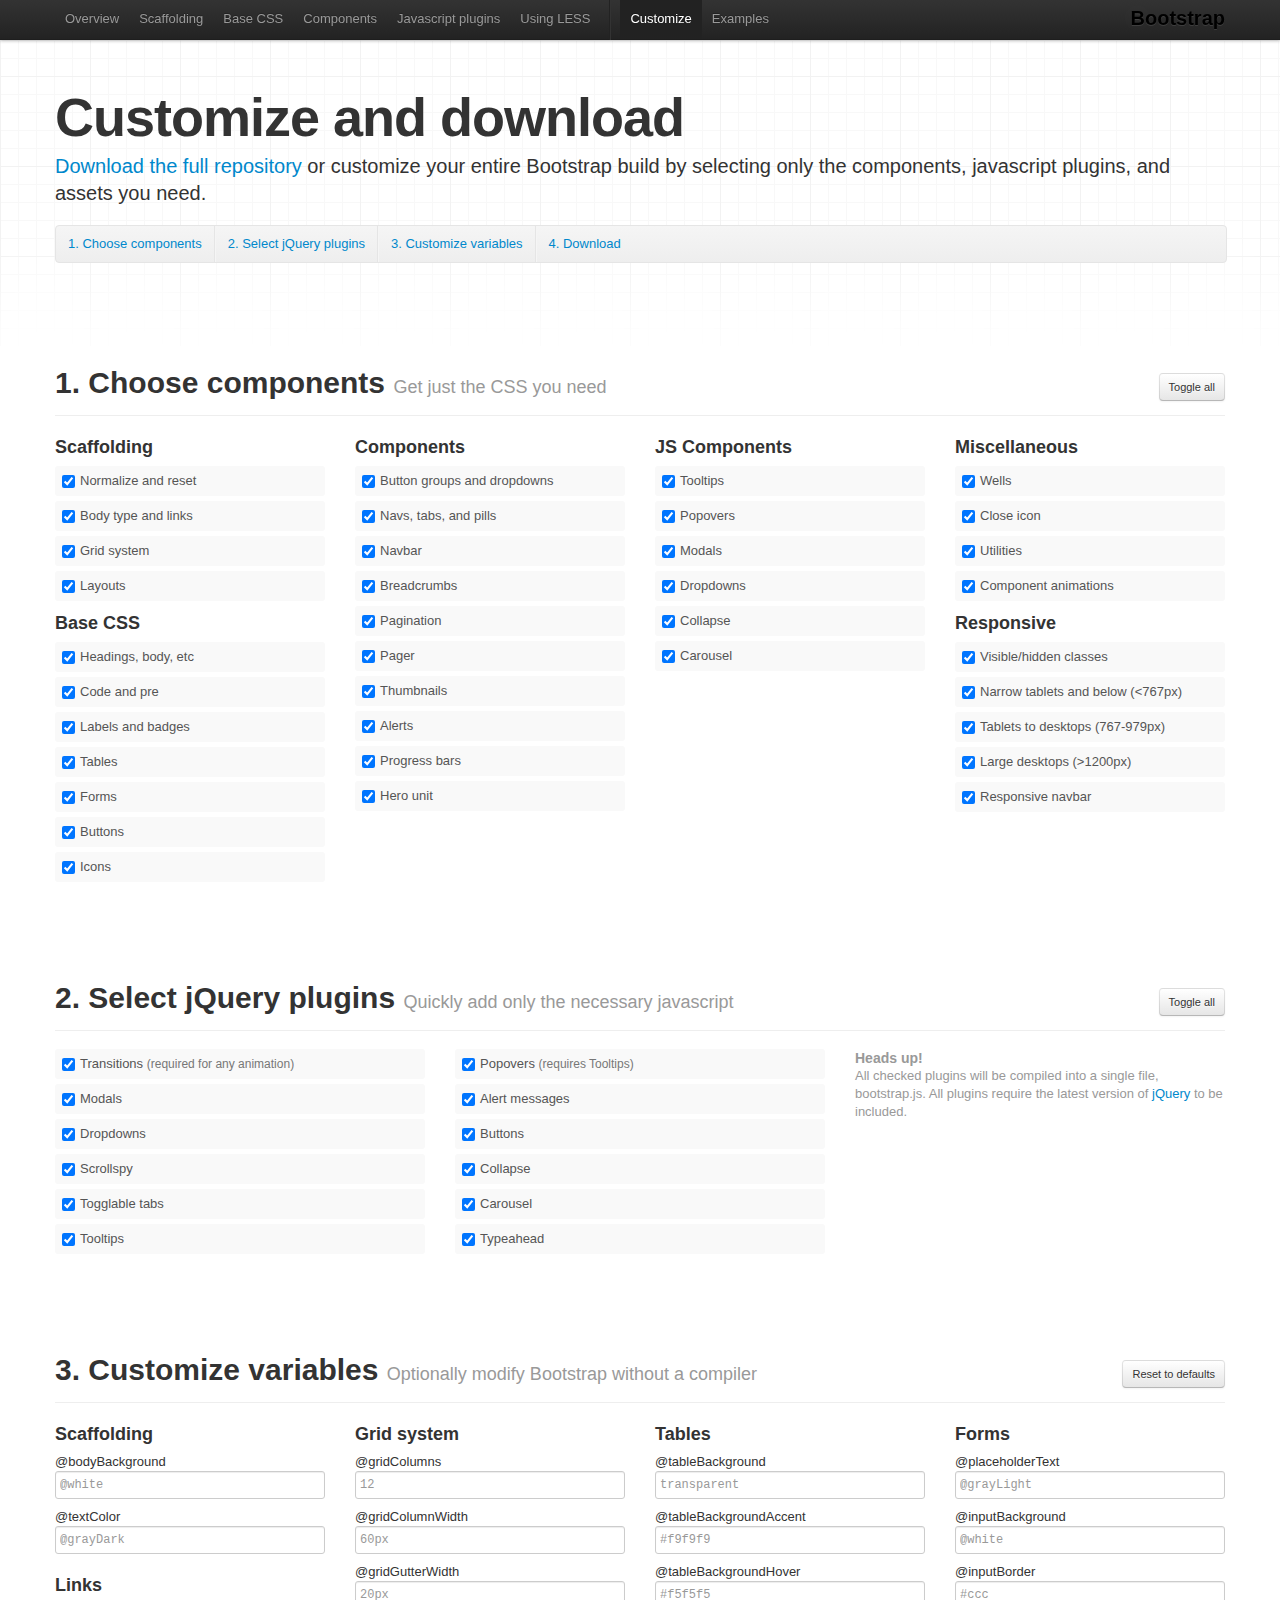
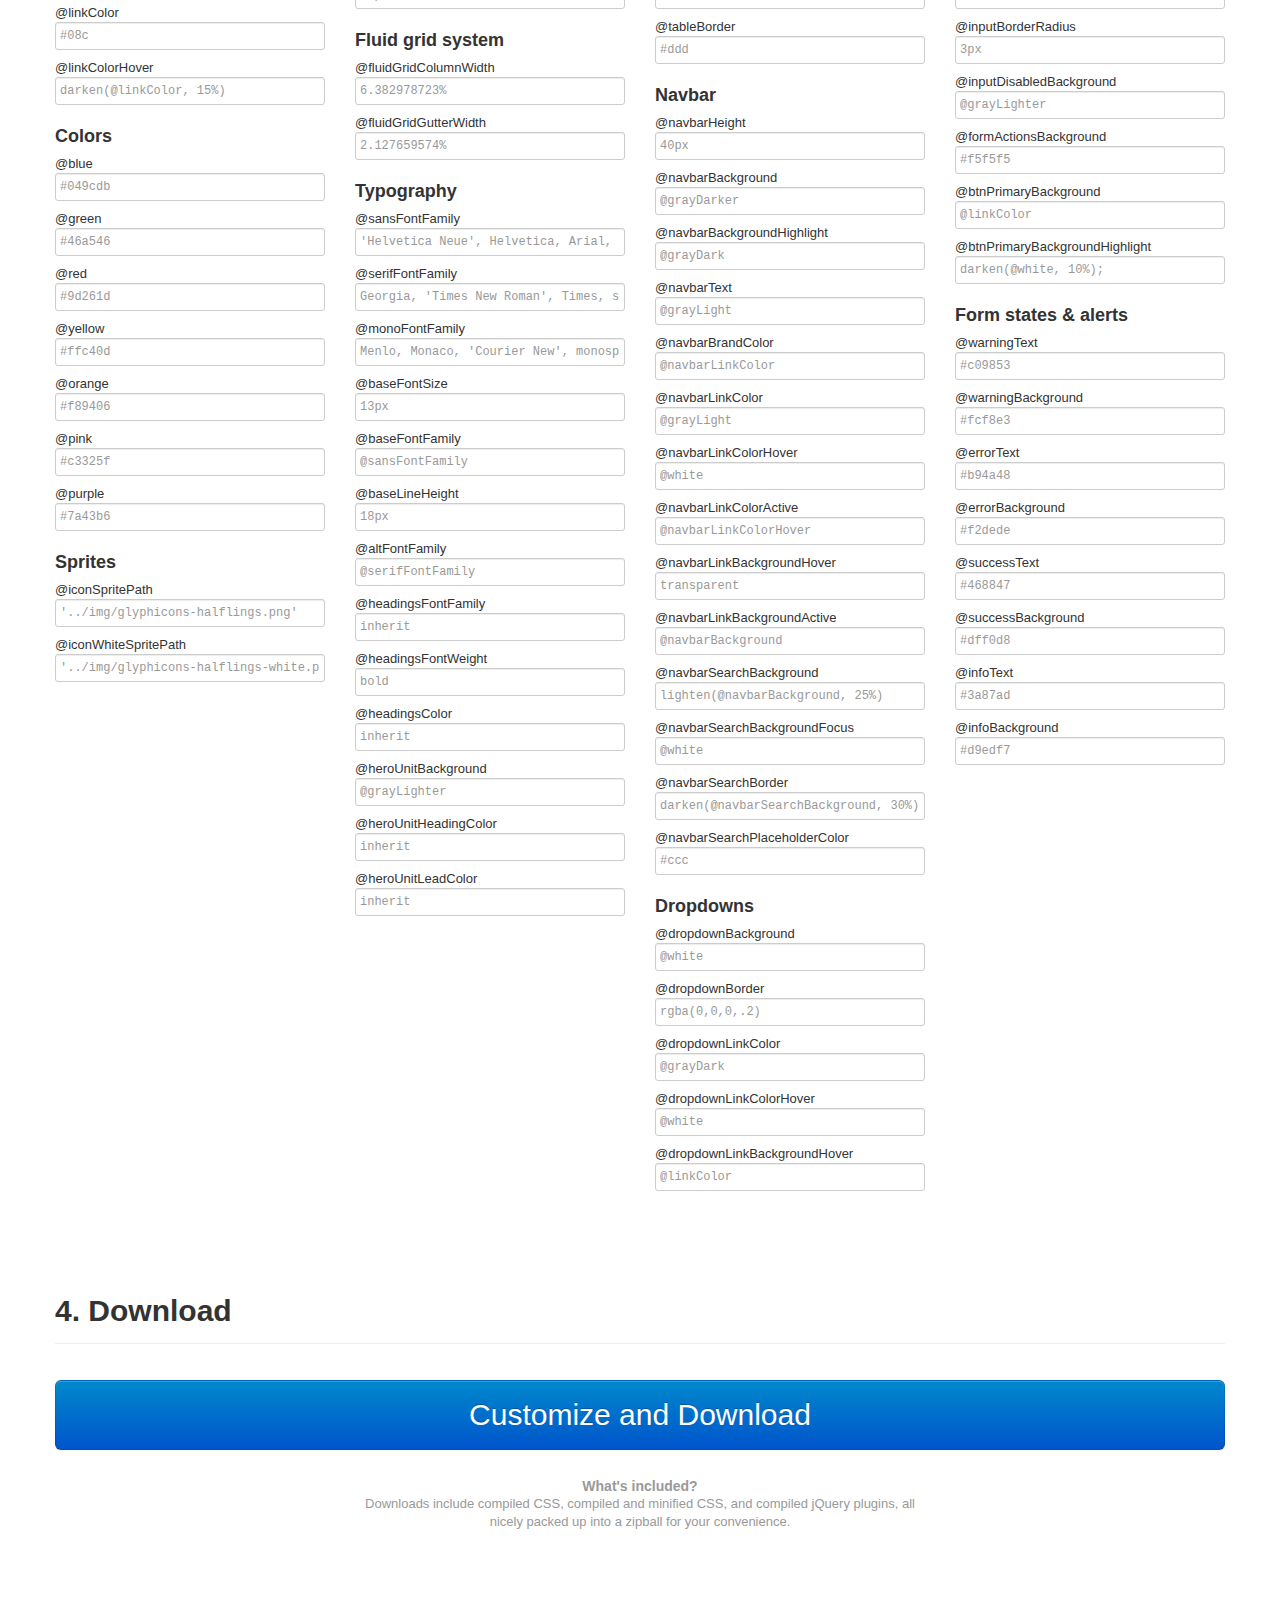
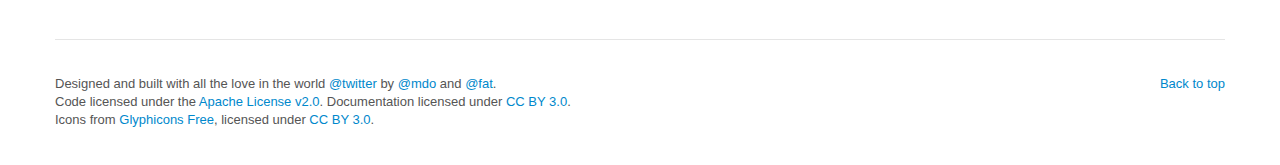
<file: bootstrap/docs/download.html>
<!DOCTYPE html>
<html lang="en">
  <head>
    <meta charset="utf-8">
    <title>Download · Twitter Bootstrap</title>
    <meta name="viewport" content="width=device-width, initial-scale=1.0">
    <meta name="description" content="">
    <meta name="author" content="">

    <!-- Le styles -->
    <link href="assets/css/bootstrap.css" rel="stylesheet">
    <link href="assets/css/bootstrap-responsive.css" rel="stylesheet">
    <link href="assets/css/docs.css" rel="stylesheet">
    <link href="assets/js/google-code-prettify/prettify.css" rel="stylesheet">

    <!-- Le HTML5 shim, for IE6-8 support of HTML5 elements -->
    <!--[if lt IE 9]>
      <script src="http://html5shim.googlecode.com/svn/trunk/html5.js"></script>
    <![endif]-->

    <!-- Le fav and touch icons -->
    <link rel="shortcut icon" href="assets/ico/favicon.ico">
    <link rel="apple-touch-icon-precomposed" sizes="144x144" href="assets/ico/apple-touch-icon-144-precomposed.png">
    <link rel="apple-touch-icon-precomposed" sizes="114x114" href="assets/ico/apple-touch-icon-114-precomposed.png">
    <link rel="apple-touch-icon-precomposed" sizes="72x72" href="assets/ico/apple-touch-icon-72-precomposed.png">
    <link rel="apple-touch-icon-precomposed" href="assets/ico/apple-touch-icon-57-precomposed.png">

  </head>

  <body data-spy="scroll" data-target=".subnav" data-offset="50">


  <!-- Navbar
    ================================================== -->
    <div class="navbar navbar-fixed-top">
      <div class="navbar-inner">
        <div class="container">
          <button type="button"class="btn btn-navbar" data-toggle="collapse" data-target=".nav-collapse">
            <span class="icon-bar"></span>
            <span class="icon-bar"></span>
            <span class="icon-bar"></span>
          </button>
          <a class="brand" href="./index.html">Bootstrap</a>
          <div class="nav-collapse collapse">
            <ul class="nav">
              <li class="">
                <a href="./index.html">Overview</a>
              </li>
              <li class="">
                <a href="./scaffolding.html">Scaffolding</a>
              </li>
              <li class="">
                <a href="./base-css.html">Base CSS</a>
              </li>
              <li class="">
                <a href="./components.html">Components</a>
              </li>
              <li class="">
                <a href="./javascript.html">Javascript plugins</a>
              </li>
              <li class="">
                <a href="./less.html">Using LESS</a>
              </li>
              <li class="divider-vertical"></li>
              <li class="active">
                <a href="./download.html">Customize</a>
              </li>
              <li class="">
                <a href="./examples.html">Examples</a>
              </li>
            </ul>
          </div>
        </div>
      </div>
    </div>

    <div class="container">

<!-- Masthead
================================================== -->
<header class="jumbotron subhead" id="overview">
  <h1>Customize and download</h1>
  <p class="lead"><a href="https://github.com/twitter/bootstrap/zipball/master">Download the full repository</a> or customize your entire Bootstrap build by selecting only the components, javascript plugins, and assets you need.</p>
  <div class="subnav">
    <ul class="nav nav-pills">
      <li><a href="#components">1. Choose components</a></li>
      <li><a href="#plugins">2. Select jQuery plugins</a></li>
      <li><a href="#variables">3. Customize variables</a></li>
      <li><a href="#download">4. Download</a></li>
    </ul>
  </div>
</header>

<section class="download" id="components">
  <div class="page-header">
    <a class="btn btn-small pull-right toggle-all" href="#">Toggle all</a>
    <h1>
      1. Choose components
      <small>Get just the CSS you need</small>
    </h1>
  </div>
  <div class="row download-builder">
    <div class="span3">
      <h3>Scaffolding</h3>
      <label class="checkbox"><input checked="checked" type="checkbox" value="reset.less"> Normalize and reset</label>
      <label class="checkbox"><input checked="checked" type="checkbox" value="scaffolding.less"> Body type and links</label>
      <label class="checkbox"><input checked="checked" type="checkbox" value="grid.less"> Grid system</label>
      <label class="checkbox"><input checked="checked" type="checkbox" value="layouts.less"> Layouts</label>
      <h3>Base CSS</h3>
      <label class="checkbox"><input checked="checked" type="checkbox" value="type.less"> Headings, body, etc</label>
      <label class="checkbox"><input checked="checked" type="checkbox" value="code.less"> Code and pre</label>
      <label class="checkbox"><input checked="checked" type="checkbox" value="labels-badges.less"> Labels and badges</label>
      <label class="checkbox"><input checked="checked" type="checkbox" value="tables.less"> Tables</label>
      <label class="checkbox"><input checked="checked" type="checkbox" value="forms.less"> Forms</label>
      <label class="checkbox"><input checked="checked" type="checkbox" value="buttons.less"> Buttons</label>
      <label class="checkbox"><input checked="checked" type="checkbox" value="sprites.less"> Icons</label>
    </div><!-- /span -->
    <div class="span3">
      <h3>Components</h3>
      <label class="checkbox"><input checked="checked" type="checkbox" value="button-groups.less"> Button groups and dropdowns</label>
      <label class="checkbox"><input checked="checked" type="checkbox" value="navs.less"> Navs, tabs, and pills</label>
      <label class="checkbox"><input checked="checked" type="checkbox" value="navbar.less"> Navbar</label>
      <label class="checkbox"><input checked="checked" type="checkbox" value="breadcrumbs.less"> Breadcrumbs</label>
      <label class="checkbox"><input checked="checked" type="checkbox" value="pagination.less"> Pagination</label>
      <label class="checkbox"><input checked="checked" type="checkbox" value="pager.less"> Pager</label>
      <label class="checkbox"><input checked="checked" type="checkbox" value="thumbnails.less"> Thumbnails</label>
      <label class="checkbox"><input checked="checked" type="checkbox" value="alerts.less"> Alerts</label>
      <label class="checkbox"><input checked="checked" type="checkbox" value="progress-bars.less"> Progress bars</label>
      <label class="checkbox"><input checked="checked" type="checkbox" value="hero-unit.less"> Hero unit</label>
    </div><!-- /span -->
    <div class="span3">
      <h3>JS Components</h3>
      <label class="checkbox"><input checked="checked" type="checkbox" value="tooltip.less"> Tooltips</label>
      <label class="checkbox"><input checked="checked" type="checkbox" value="popovers.less"> Popovers</label>
      <label class="checkbox"><input checked="checked" type="checkbox" value="modals.less"> Modals</label>
      <label class="checkbox"><input checked="checked" type="checkbox" value="dropdowns.less"> Dropdowns</label>
      <label class="checkbox"><input checked="checked" type="checkbox" value="accordion.less"> Collapse</label>
      <label class="checkbox"><input checked="checked" type="checkbox" value="carousel.less"> Carousel</label>
    </div><!-- /span -->
    <div class="span3">
      <h3>Miscellaneous</h3>
      <label class="checkbox"><input checked="checked" type="checkbox" value="wells.less"> Wells</label>
      <label class="checkbox"><input checked="checked" type="checkbox" value="close.less"> Close icon</label>
      <label class="checkbox"><input checked="checked" type="checkbox" value="utilities.less"> Utilities</label>
      <label class="checkbox"><input checked="checked" type="checkbox" value="component-animations.less"> Component animations</label>
      <h3>Responsive</h3>
      <label class="checkbox"><input checked="checked" type="checkbox" value="responsive-utilities.less"> Visible/hidden classes</label>
      <label class="checkbox"><input checked="checked" type="checkbox" value="responsive-767px-max.less"> Narrow tablets and below (<767px)</label>
      <label class="checkbox"><input checked="checked" type="checkbox" value="responsive-768px-979px.less"> Tablets to desktops (767-979px)</label>
      <label class="checkbox"><input checked="checked" type="checkbox" value="responsive-1200px-min.less"> Large desktops (>1200px)</label>
      <label class="checkbox"><input checked="checked" type="checkbox" value="responsive-navbar.less"> Responsive navbar</label>
    </div><!-- /span -->
  </div><!-- /row -->
</section>

<section class="download" id="plugins">
  <div class="page-header">
    <a class="btn btn-small pull-right toggle-all" href="#">Toggle all</a>
    <h1>
      2. Select jQuery plugins
      <small>Quickly add only the necessary javascript</small>
    </h1>
  </div>
  <div class="row download-builder">
    <div class="span4">
      <label class="checkbox">
        <input type="checkbox" checked="true" value="bootstrap-transition.js">
        Transitions <small>(required for any animation)</small>
      </label>
      <label class="checkbox">
        <input type="checkbox" checked="true" value="bootstrap-modal.js">
        Modals
      </label>
      <label class="checkbox">
        <input type="checkbox" checked="true" value="bootstrap-dropdown.js">
        Dropdowns
      </label>
      <label class="checkbox">
        <input type="checkbox" checked="true" value="bootstrap-scrollspy.js">
        Scrollspy
      </label>
      <label class="checkbox">
        <input type="checkbox" checked="true" value="bootstrap-tab.js">
        Togglable tabs
      </label>
      <label class="checkbox">
        <input type="checkbox" checked="true" value="bootstrap-tooltip.js">
        Tooltips
      </label>
    </div><!-- /span -->
    <div class="span4">
      <label class="checkbox">
        <input type="checkbox" checked="true" value="bootstrap-popover.js">
        Popovers <small>(requires Tooltips)</small>
      </label>
      <label class="checkbox">
        <input type="checkbox" checked="true" value="bootstrap-alert.js">
        Alert messages
      </label>
      <label class="checkbox">
        <input type="checkbox" checked="true" value="bootstrap-button.js">
        Buttons
      </label>
      <label class="checkbox">
        <input type="checkbox" checked="true" value="bootstrap-collapse.js">
        Collapse
      </label>
      <label class="checkbox">
        <input type="checkbox" checked="true" value="bootstrap-carousel.js">
        Carousel
      </label>
      <label class="checkbox">
        <input type="checkbox" checked="true" value="bootstrap-typeahead.js">
        Typeahead
      </label>
    </div><!-- /span -->
    <div class="span4">
      <h4 class="muted">Heads up!</h4>
      <p class="muted">All checked plugins will be compiled into a single file, bootstrap.js. All plugins require the latest version of <a href="http://jquery.com/" target="_blank">jQuery</a> to be included.</p>
    </div><!-- /span -->
  </div><!-- /row -->
</section>


<section class="download" id="variables">
  <div class="page-header">
    <a class="btn btn-small pull-right toggle-all" href="#">Reset to defaults</a>
    <h1>
      3. Customize variables
      <small>Optionally modify Bootstrap without a compiler</small>
    </h1>
  </div>
  <div class="row download-builder">
    <div class="span3">
      <h3>Scaffolding</h3>
      <label>@bodyBackground</label>
      <input type="text" class="span3" placeholder="@white">
      <label>@textColor</label>
      <input type="text" class="span3" placeholder="@grayDark">

      <h3>Links</h3>
      <label>@linkColor</label>
      <input type="text" class="span3" placeholder="#08c">
      <label>@linkColorHover</label>
      <input type="text" class="span3" placeholder="darken(@linkColor, 15%)">
      <h3>Colors</h3>
      <label>@blue</label>
      <input type="text" class="span3" placeholder="#049cdb">
      <label>@green</label>
      <input type="text" class="span3" placeholder="#46a546">
      <label>@red</label>
      <input type="text" class="span3" placeholder="#9d261d">
      <label>@yellow</label>
      <input type="text" class="span3" placeholder="#ffc40d">
      <label>@orange</label>
      <input type="text" class="span3" placeholder="#f89406">
      <label>@pink</label>
      <input type="text" class="span3" placeholder="#c3325f">
      <label>@purple</label>
      <input type="text" class="span3" placeholder="#7a43b6">

      <h3>Sprites</h3>
      <label>@iconSpritePath</label>
      <input type="text" class="span3" placeholder="'../img/glyphicons-halflings.png'">
      <label>@iconWhiteSpritePath</label>
      <input type="text" class="span3" placeholder="'../img/glyphicons-halflings-white.png'">

    </div><!-- /span -->
    <div class="span3">
      <h3>Grid system</h3>
      <label>@gridColumns</label>
      <input type="text" class="span3" placeholder="12">
      <label>@gridColumnWidth</label>
      <input type="text" class="span3" placeholder="60px">
      <label>@gridGutterWidth</label>
      <input type="text" class="span3" placeholder="20px">
      <h3>Fluid grid system</h3>
      <label>@fluidGridColumnWidth</label>
      <input type="text" class="span3" placeholder="6.382978723%">
      <label>@fluidGridGutterWidth</label>
      <input type="text" class="span3" placeholder="2.127659574%">

      <h3>Typography</h3>
      <label>@sansFontFamily</label>
      <input type="text" class="span3" placeholder="'Helvetica Neue', Helvetica, Arial, sans-serif">
      <label>@serifFontFamily</label>
      <input type="text" class="span3" placeholder="Georgia, 'Times New Roman', Times, serif">
      <label>@monoFontFamily</label>
      <input type="text" class="span3" placeholder="Menlo, Monaco, 'Courier New', monospace">
      <label>@baseFontSize</label>
      <input type="text" class="span3" placeholder="13px">
      <label>@baseFontFamily</label>
      <input type="text" class="span3" placeholder="@sansFontFamily">
      <label>@baseLineHeight</label>
      <input type="text" class="span3" placeholder="18px">
      <label>@altFontFamily</label>
      <input type="text" class="span3" placeholder="@serifFontFamily">
      <label>@headingsFontFamily</label>
      <input type="text" class="span3" placeholder="inherit">
      <label>@headingsFontWeight</label>
      <input type="text" class="span3" placeholder="bold">
      <label>@headingsColor</label>
      <input type="text" class="span3" placeholder="inherit">
      <label>@heroUnitBackground</label>
      <input type="text" class="span3" placeholder="@grayLighter">
      <label>@heroUnitHeadingColor</label>
      <input type="text" class="span3" placeholder="inherit">
      <label>@heroUnitLeadColor</label>
      <input type="text" class="span3" placeholder="inherit">
    </div><!-- /span -->
    <div class="span3">
      <h3>Tables</h3>
      <label>@tableBackground</label>
      <input type="text" class="span3" placeholder="transparent">
      <label>@tableBackgroundAccent</label>
      <input type="text" class="span3" placeholder="#f9f9f9">
      <label>@tableBackgroundHover</label>
      <input type="text" class="span3" placeholder="#f5f5f5">
      <label>@tableBorder</label>
      <input type="text" class="span3" placeholder="#ddd">

      <h3>Navbar</h3>
      <label>@navbarHeight</label>
      <input type="text" class="span3" placeholder="40px">
      <label>@navbarBackground</label>
      <input type="text" class="span3" placeholder="@grayDarker">
      <label>@navbarBackgroundHighlight</label>
      <input type="text" class="span3" placeholder="@grayDark">
      <label>@navbarText</label>
      <input type="text" class="span3" placeholder="@grayLight">
      <label>@navbarBrandColor</label>
      <input type="text" class="span3" placeholder="@navbarLinkColor">
      <label>@navbarLinkColor</label>
      <input type="text" class="span3" placeholder="@grayLight">
      <label>@navbarLinkColorHover</label>
      <input type="text" class="span3" placeholder="@white">
      <label>@navbarLinkColorActive</label>
      <input type="text" class="span3" placeholder="@navbarLinkColorHover">
      <label>@navbarLinkBackgroundHover</label>
      <input type="text" class="span3" placeholder="transparent">
      <label>@navbarLinkBackgroundActive</label>
      <input type="text" class="span3" placeholder="@navbarBackground">
      <label>@navbarSearchBackground</label>
      <input type="text" class="span3" placeholder="lighten(@navbarBackground, 25%)">
      <label>@navbarSearchBackgroundFocus</label>
      <input type="text" class="span3" placeholder="@white">
      <label>@navbarSearchBorder</label>
      <input type="text" class="span3" placeholder="darken(@navbarSearchBackground, 30%)">
      <label>@navbarSearchPlaceholderColor</label>
      <input type="text" class="span3" placeholder="#ccc">

      <h3>Dropdowns</h3>
      <label>@dropdownBackground</label>
      <input type="text" class="span3" placeholder="@white">
      <label>@dropdownBorder</label>
      <input type="text" class="span3" placeholder="rgba(0,0,0,.2)">
      <label>@dropdownLinkColor</label>
      <input type="text" class="span3" placeholder="@grayDark">
      <label>@dropdownLinkColorHover</label>
      <input type="text" class="span3" placeholder="@white">
      <label>@dropdownLinkBackgroundHover</label>
      <input type="text" class="span3" placeholder="@linkColor">
    </div><!-- /span -->
    <div class="span3">
      <h3>Forms</h3>
      <label>@placeholderText</label>
      <input type="text" class="span3" placeholder="@grayLight">
      <label>@inputBackground</label>
      <input type="text" class="span3" placeholder="@white">
      <label>@inputBorder</label>
      <input type="text" class="span3" placeholder="#ccc">
      <label>@inputBorderRadius</label>
      <input type="text" class="span3" placeholder="3px">
      <label>@inputDisabledBackground</label>
      <input type="text" class="span3" placeholder="@grayLighter">
      <label>@formActionsBackground</label>
      <input type="text" class="span3" placeholder="#f5f5f5">

      <label>@btnPrimaryBackground</label>
      <input type="text" class="span3" placeholder="@linkColor">
      <label>@btnPrimaryBackgroundHighlight</label>
      <input type="text" class="span3" placeholder="darken(@white, 10%);">

      <h3>Form states &amp; alerts</h3>
      <label>@warningText</label>
      <input type="text" class="span3" placeholder="#c09853">
      <label>@warningBackground</label>
      <input type="text" class="span3" placeholder="#fcf8e3">
      <label>@errorText</label>
      <input type="text" class="span3" placeholder="#b94a48">
      <label>@errorBackground</label>
      <input type="text" class="span3" placeholder="#f2dede">
      <label>@successText</label>
      <input type="text" class="span3" placeholder="#468847">
      <label>@successBackground</label>
      <input type="text" class="span3" placeholder="#dff0d8">
      <label>@infoText</label>
      <input type="text" class="span3" placeholder="#3a87ad">
      <label>@infoBackground</label>
      <input type="text" class="span3" placeholder="#d9edf7">
    </div><!-- /span -->
  </div><!-- /row -->
</section>

<section class="download" id="download">
  <div class="page-header">
    <h1>
      4. Download
    </h1>
  </div>
  <div class="download-btn">
    <a class="btn btn-primary" href="#" >Customize and Download</a>
    <h4>What's included?</h4>
    <p>Downloads include compiled CSS, compiled and minified CSS, and compiled jQuery plugins, all nicely packed up into a zipball for your convenience.</p>
  </div>
</section><!-- /download -->


     <!-- Footer
      ================================================== -->
      <footer class="footer">
        <p class="pull-right"><a href="#">Back to top</a></p>
        <p>Designed and built with all the love in the world <a href="http://twitter.com/twitter" target="_blank">@twitter</a> by <a href="http://twitter.com/mdo" target="_blank">@mdo</a> and <a href="http://twitter.com/fat" target="_blank">@fat</a>.</p>
        <p>Code licensed under the <a href="http://www.apache.org/licenses/LICENSE-2.0" target="_blank">Apache License v2.0</a>. Documentation licensed under <a href="http://creativecommons.org/licenses/by/3.0/">CC BY 3.0</a>.</p>
        <p>Icons from <a href="http://glyphicons.com">Glyphicons Free</a>, licensed under <a href="http://creativecommons.org/licenses/by/3.0/">CC BY 3.0</a>.</p>
      </footer>

    </div><!-- /container -->



    <!-- Le javascript
    ================================================== -->
    <!-- Placed at the end of the document so the pages load faster -->
    <script type="text/javascript" src="http://platform.twitter.com/widgets.js"></script>
    <script src="assets/js/jquery.js"></script>
    <script src="assets/js/google-code-prettify/prettify.js"></script>
    <script src="assets/js/bootstrap-transition.js"></script>
    <script src="assets/js/bootstrap-alert.js"></script>
    <script src="assets/js/bootstrap-modal.js"></script>
    <script src="assets/js/bootstrap-dropdown.js"></script>
    <script src="assets/js/bootstrap-scrollspy.js"></script>
    <script src="assets/js/bootstrap-tab.js"></script>
    <script src="assets/js/bootstrap-tooltip.js"></script>
    <script src="assets/js/bootstrap-popover.js"></script>
    <script src="assets/js/bootstrap-button.js"></script>
    <script src="assets/js/bootstrap-collapse.js"></script>
    <script src="assets/js/bootstrap-carousel.js"></script>
    <script src="assets/js/bootstrap-typeahead.js"></script>
    <script src="assets/js/application.js"></script>


  </body>
</html>
</file>
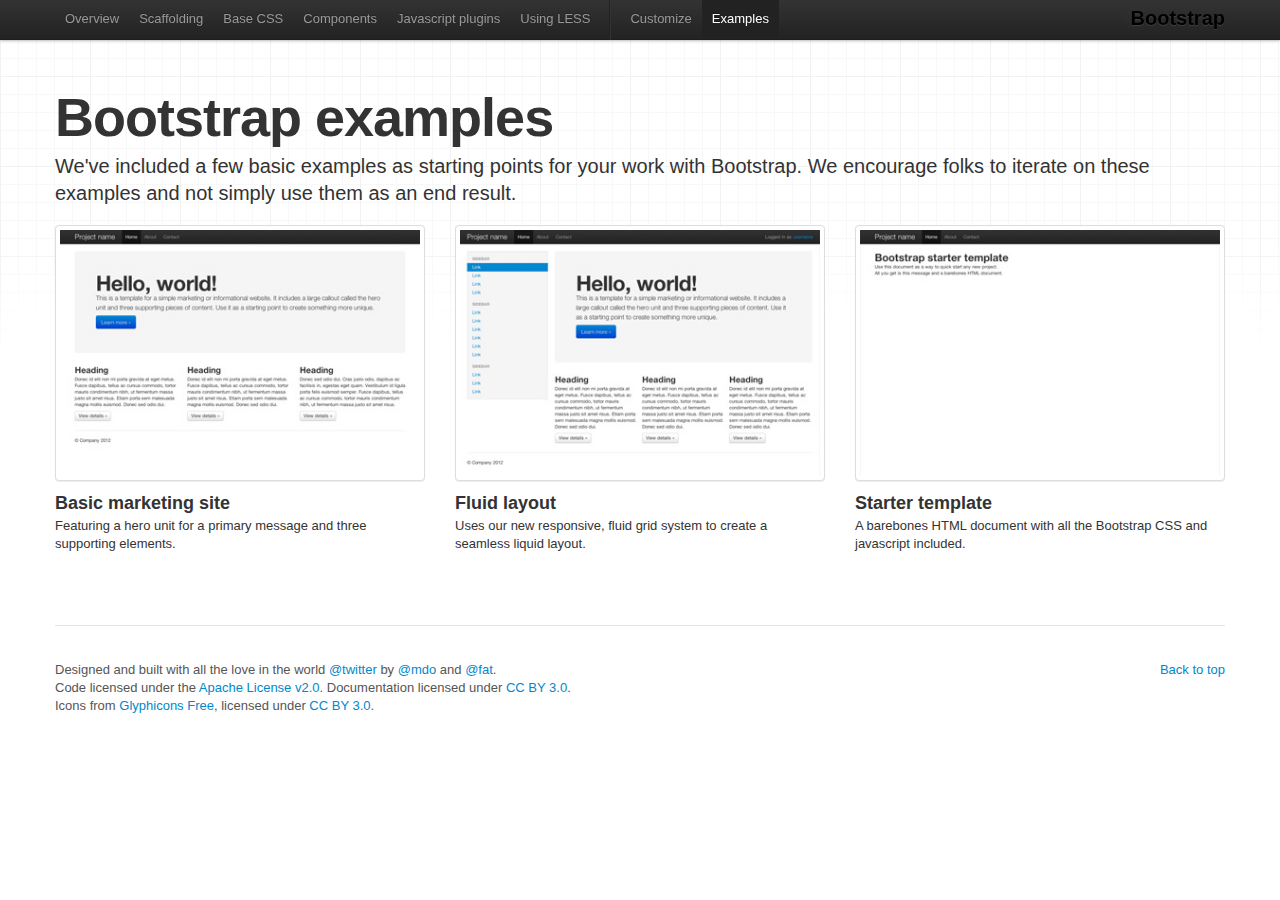
<file: bootstrap/docs/examples.html>
<!DOCTYPE html>
<html lang="en">
  <head>
    <meta charset="utf-8">
    <title>Examples · Twitter Bootstrap</title>
    <meta name="viewport" content="width=device-width, initial-scale=1.0">
    <meta name="description" content="">
    <meta name="author" content="">

    <!-- Le styles -->
    <link href="assets/css/bootstrap.css" rel="stylesheet">
    <link href="assets/css/bootstrap-responsive.css" rel="stylesheet">
    <link href="assets/css/docs.css" rel="stylesheet">
    <link href="assets/js/google-code-prettify/prettify.css" rel="stylesheet">

    <!-- Le HTML5 shim, for IE6-8 support of HTML5 elements -->
    <!--[if lt IE 9]>
      <script src="http://html5shim.googlecode.com/svn/trunk/html5.js"></script>
    <![endif]-->

    <!-- Le fav and touch icons -->
    <link rel="shortcut icon" href="assets/ico/favicon.ico">
    <link rel="apple-touch-icon-precomposed" sizes="144x144" href="assets/ico/apple-touch-icon-144-precomposed.png">
    <link rel="apple-touch-icon-precomposed" sizes="114x114" href="assets/ico/apple-touch-icon-114-precomposed.png">
    <link rel="apple-touch-icon-precomposed" sizes="72x72" href="assets/ico/apple-touch-icon-72-precomposed.png">
    <link rel="apple-touch-icon-precomposed" href="assets/ico/apple-touch-icon-57-precomposed.png">

  </head>

  <body data-spy="scroll" data-target=".subnav" data-offset="50">


  <!-- Navbar
    ================================================== -->
    <div class="navbar navbar-fixed-top">
      <div class="navbar-inner">
        <div class="container">
          <button type="button"class="btn btn-navbar" data-toggle="collapse" data-target=".nav-collapse">
            <span class="icon-bar"></span>
            <span class="icon-bar"></span>
            <span class="icon-bar"></span>
          </button>
          <a class="brand" href="./index.html">Bootstrap</a>
          <div class="nav-collapse collapse">
            <ul class="nav">
              <li class="">
                <a href="./index.html">Overview</a>
              </li>
              <li class="">
                <a href="./scaffolding.html">Scaffolding</a>
              </li>
              <li class="">
                <a href="./base-css.html">Base CSS</a>
              </li>
              <li class="">
                <a href="./components.html">Components</a>
              </li>
              <li class="">
                <a href="./javascript.html">Javascript plugins</a>
              </li>
              <li class="">
                <a href="./less.html">Using LESS</a>
              </li>
              <li class="divider-vertical"></li>
              <li class="">
                <a href="./download.html">Customize</a>
              </li>
              <li class="active">
                <a href="./examples.html">Examples</a>
              </li>
            </ul>
          </div>
        </div>
      </div>
    </div>

    <div class="container">

<!-- Masthead
================================================== -->
<header class="jumbotron subhead" id="overview">
  <h1>Bootstrap examples</h1>
  <p class="lead">We've included a few basic examples as starting points for your work with Bootstrap. We encourage folks to iterate on these examples and not simply use them as an end result.</p>
</header>


<ul class="thumbnails bootstrap-examples">
  <li class="span4">
    <a class="thumbnail" href="examples/hero.html">
      <img src="assets/img/examples/bootstrap-example-hero.jpg" alt="">
    </a>
    <h3>Basic marketing site</h3>
    <p>Featuring a hero unit for a primary message and three supporting elements.</p>
  </li>
  <li class="span4">
    <a class="thumbnail" href="examples/fluid.html">
      <img src="assets/img/examples/bootstrap-example-fluid.jpg" alt="">
    </a>
    <h3>Fluid layout</h3>
    <p>Uses our new responsive, fluid grid system to create a seamless liquid layout.</p>
  </li>
  <li class="span4">
    <a class="thumbnail" href="examples/starter-template.html">
      <img src="assets/img/examples/bootstrap-example-starter.jpg" alt="">
    </a>
    <h3>Starter template</h3>
    <p>A barebones HTML document with all the Bootstrap CSS and javascript included.</p>
  </li>
</ul>


     <!-- Footer
      ================================================== -->
      <footer class="footer">
        <p class="pull-right"><a href="#">Back to top</a></p>
        <p>Designed and built with all the love in the world <a href="http://twitter.com/twitter" target="_blank">@twitter</a> by <a href="http://twitter.com/mdo" target="_blank">@mdo</a> and <a href="http://twitter.com/fat" target="_blank">@fat</a>.</p>
        <p>Code licensed under the <a href="http://www.apache.org/licenses/LICENSE-2.0" target="_blank">Apache License v2.0</a>. Documentation licensed under <a href="http://creativecommons.org/licenses/by/3.0/">CC BY 3.0</a>.</p>
        <p>Icons from <a href="http://glyphicons.com">Glyphicons Free</a>, licensed under <a href="http://creativecommons.org/licenses/by/3.0/">CC BY 3.0</a>.</p>
      </footer>

    </div><!-- /container -->



    <!-- Le javascript
    ================================================== -->
    <!-- Placed at the end of the document so the pages load faster -->
    <script type="text/javascript" src="http://platform.twitter.com/widgets.js"></script>
    <script src="assets/js/jquery.js"></script>
    <script src="assets/js/google-code-prettify/prettify.js"></script>
    <script src="assets/js/bootstrap-transition.js"></script>
    <script src="assets/js/bootstrap-alert.js"></script>
    <script src="assets/js/bootstrap-modal.js"></script>
    <script src="assets/js/bootstrap-dropdown.js"></script>
    <script src="assets/js/bootstrap-scrollspy.js"></script>
    <script src="assets/js/bootstrap-tab.js"></script>
    <script src="assets/js/bootstrap-tooltip.js"></script>
    <script src="assets/js/bootstrap-popover.js"></script>
    <script src="assets/js/bootstrap-button.js"></script>
    <script src="assets/js/bootstrap-collapse.js"></script>
    <script src="assets/js/bootstrap-carousel.js"></script>
    <script src="assets/js/bootstrap-typeahead.js"></script>
    <script src="assets/js/application.js"></script>


  </body>
</html>
</file>
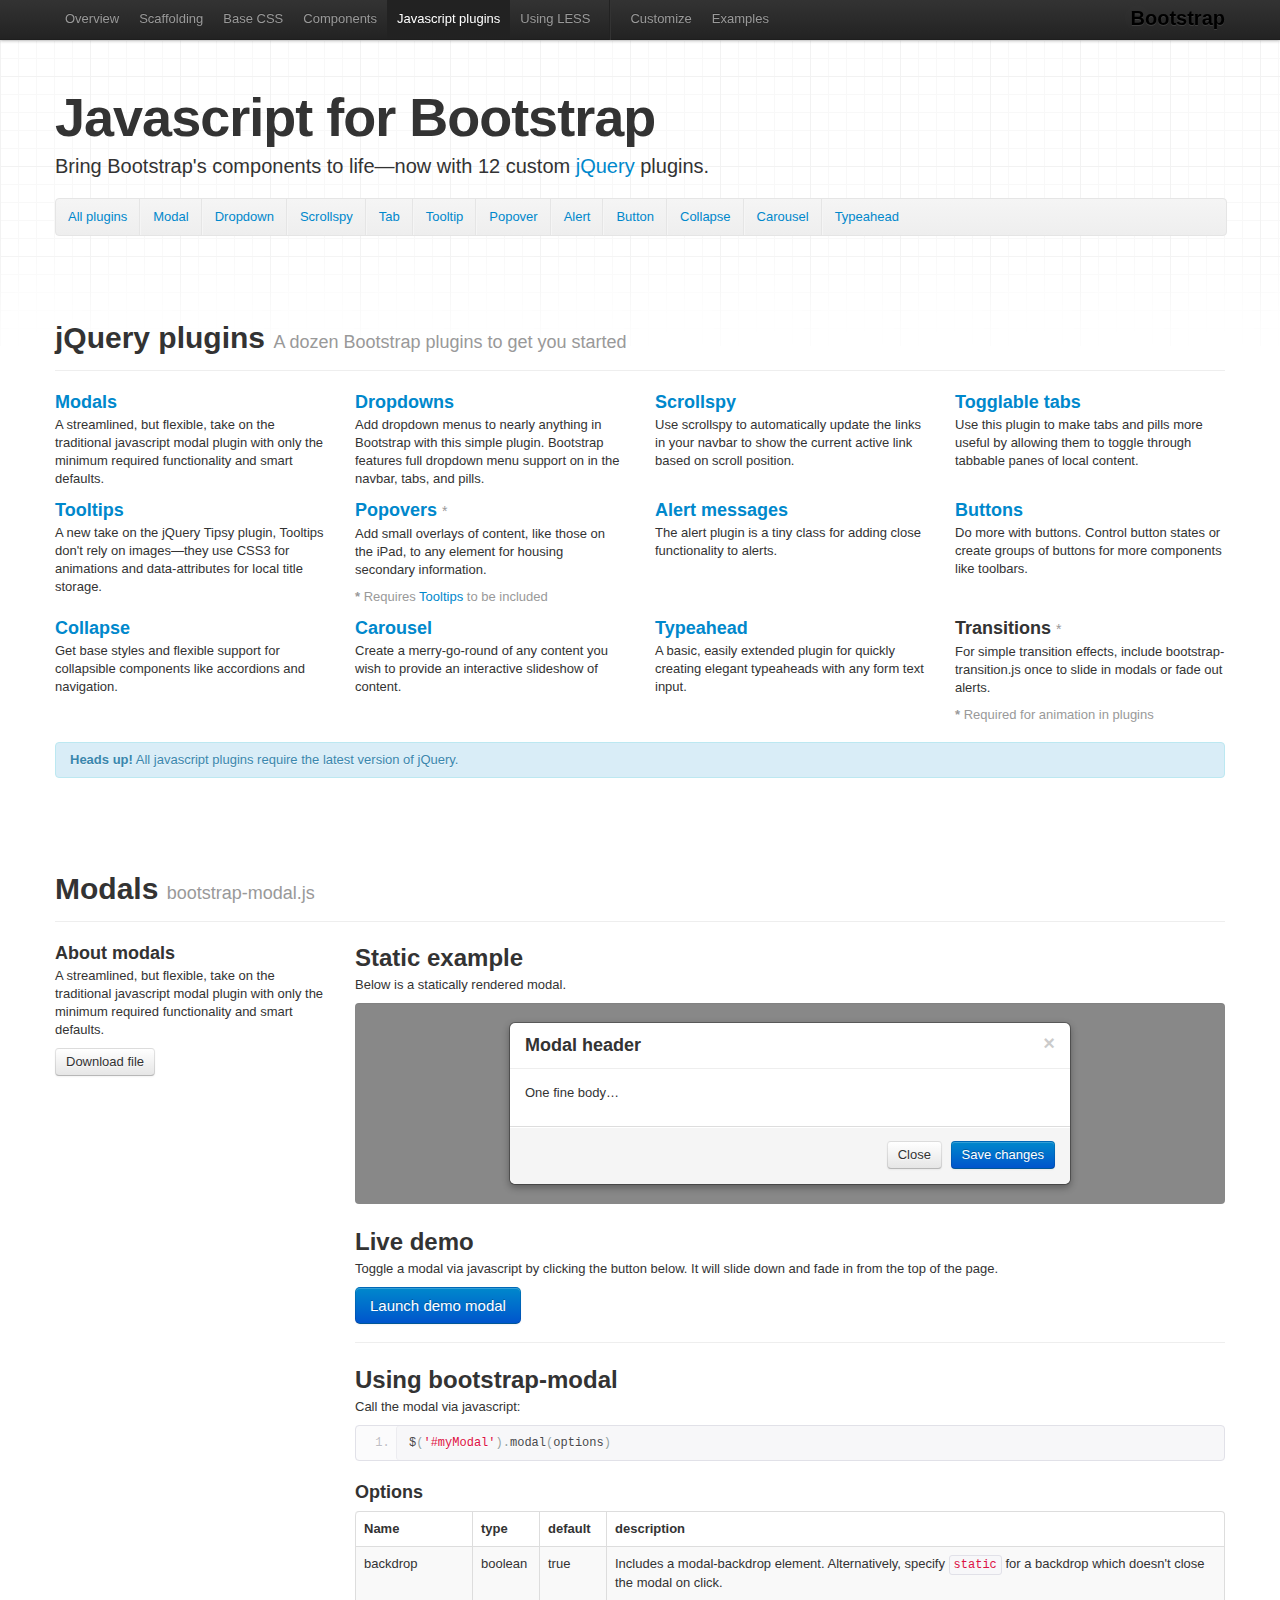
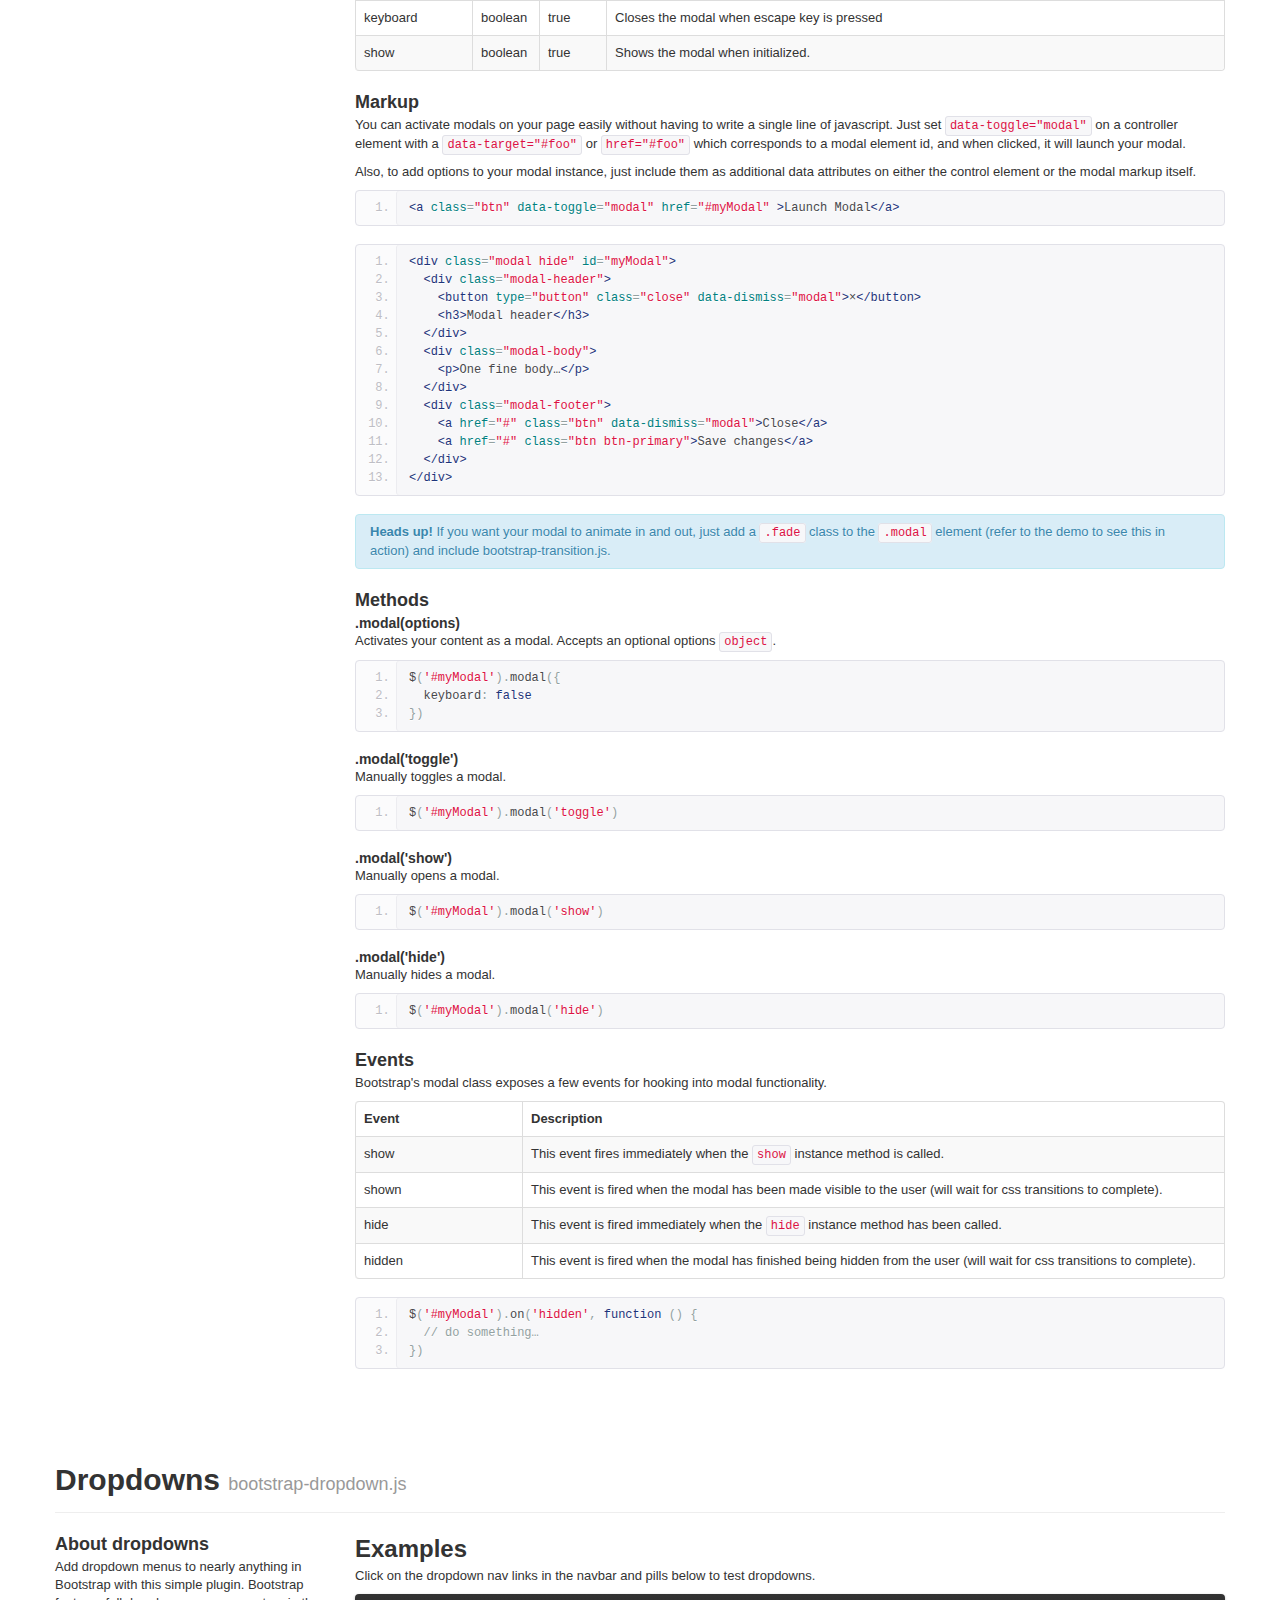
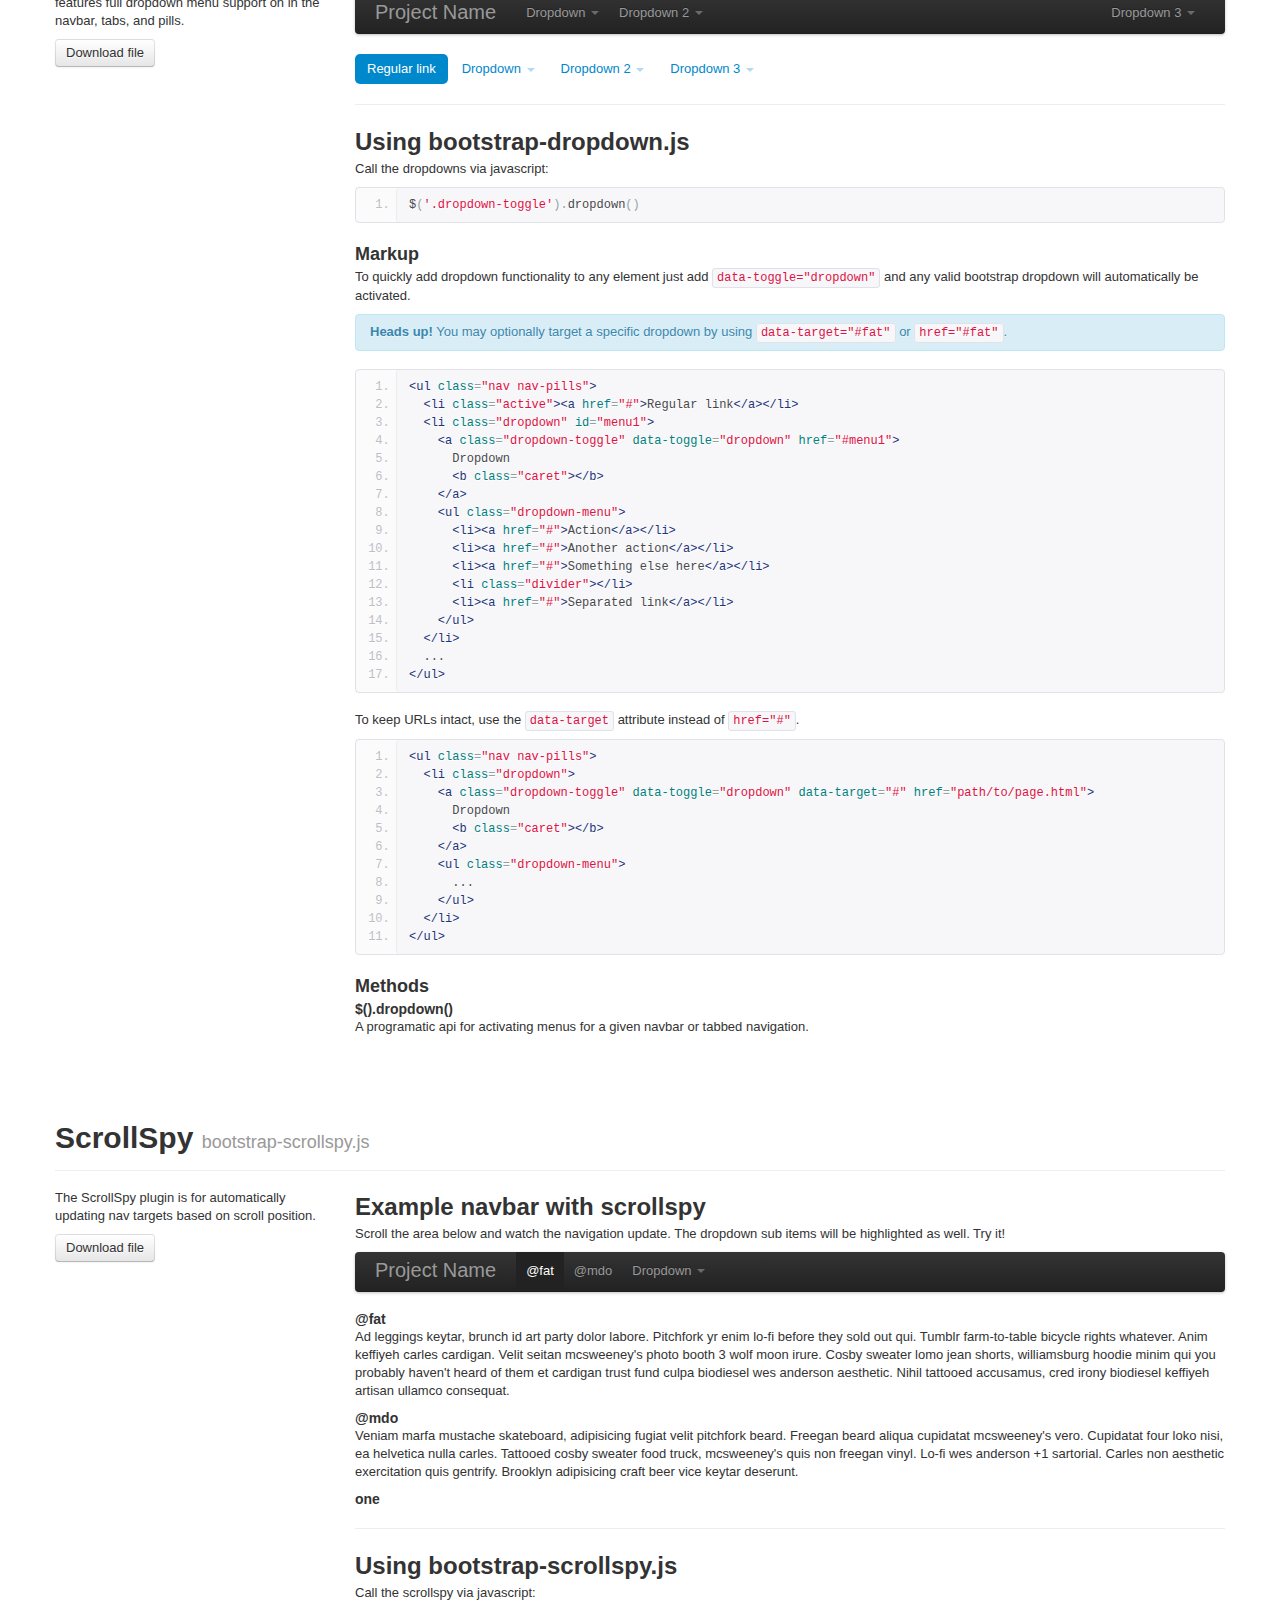
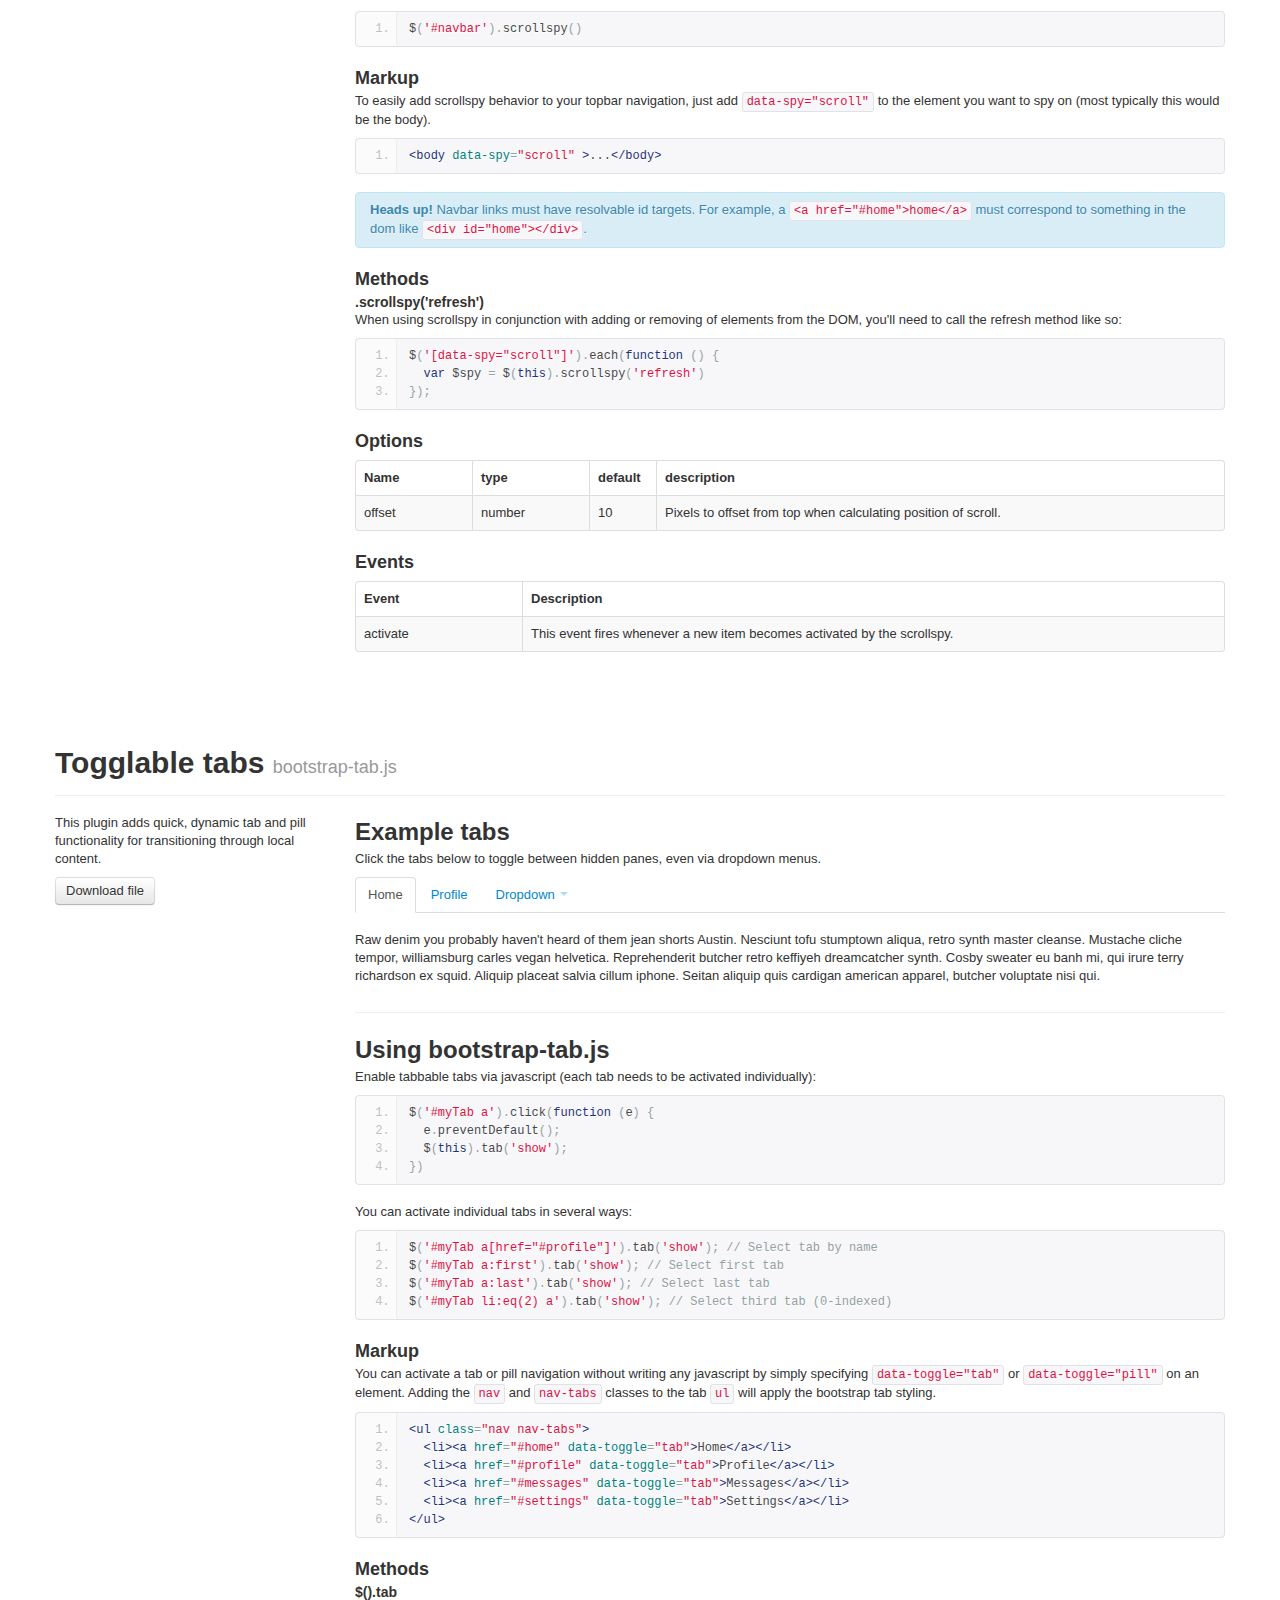
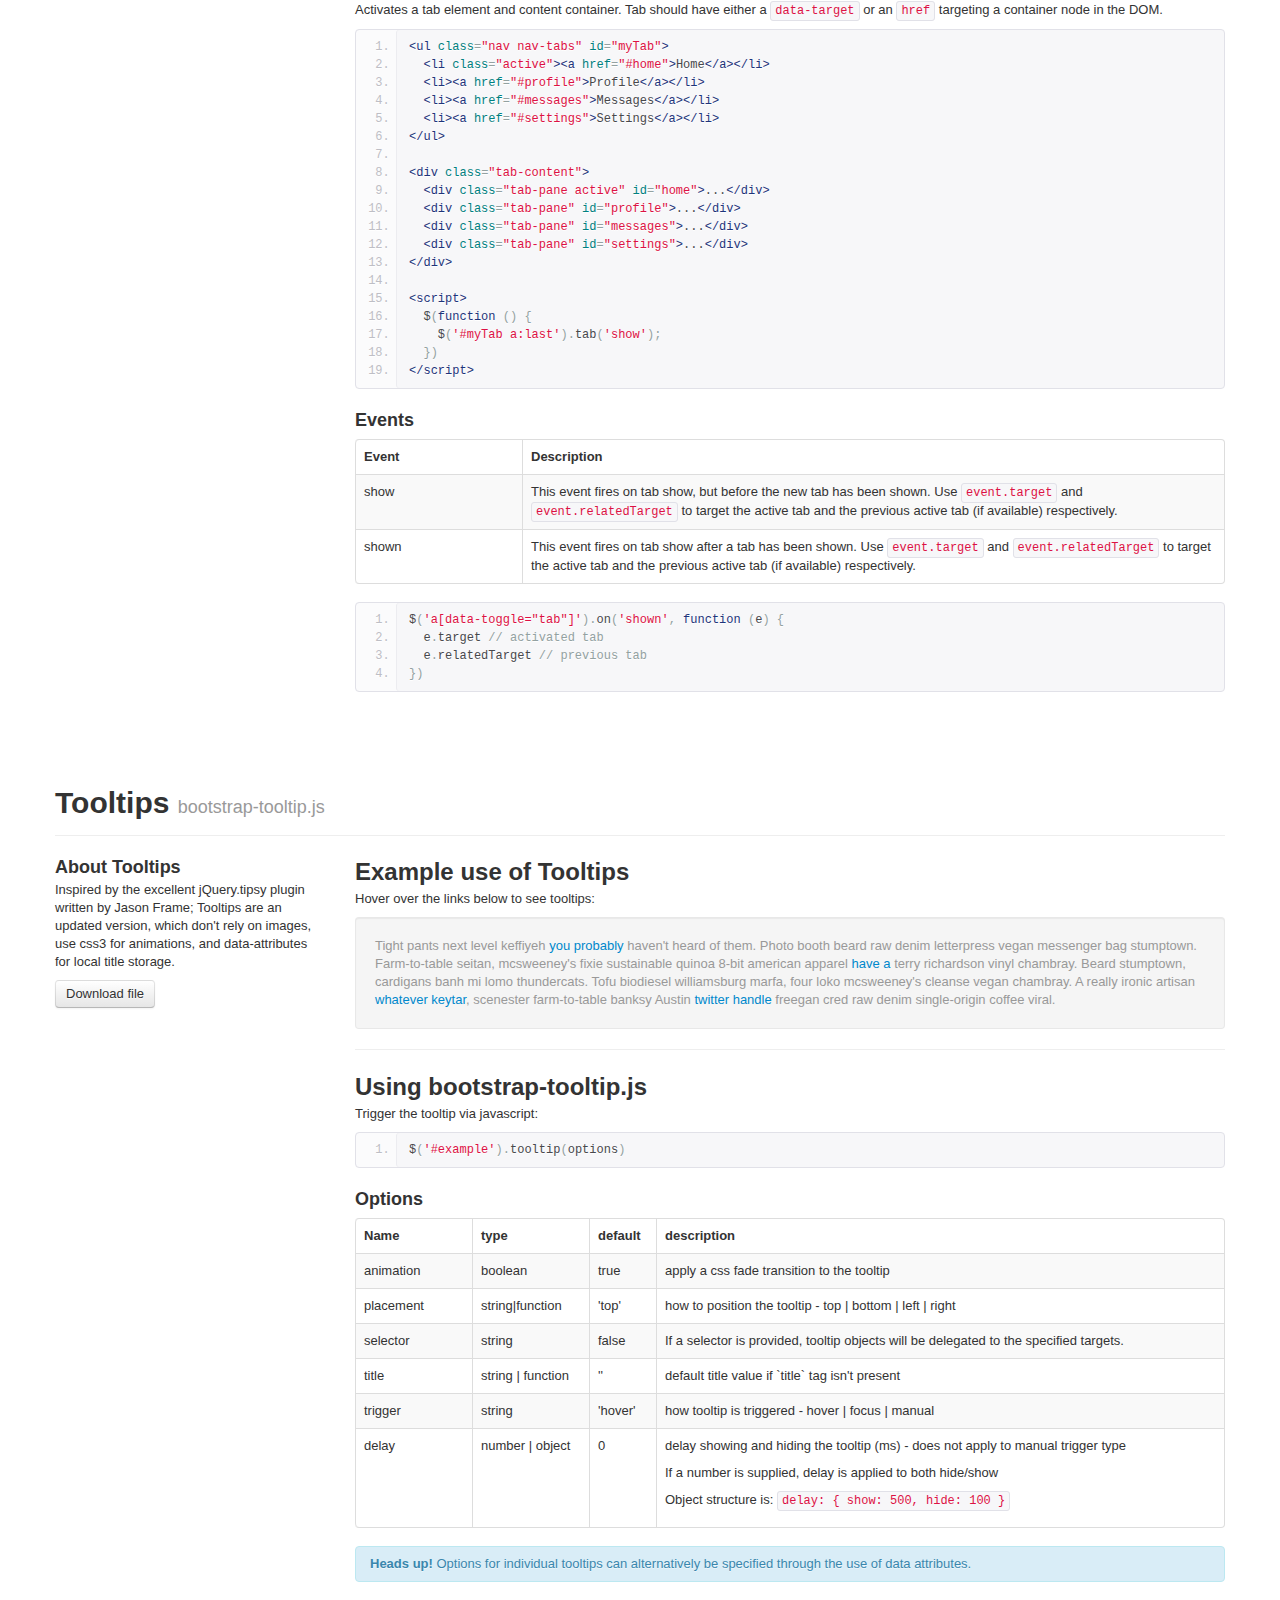
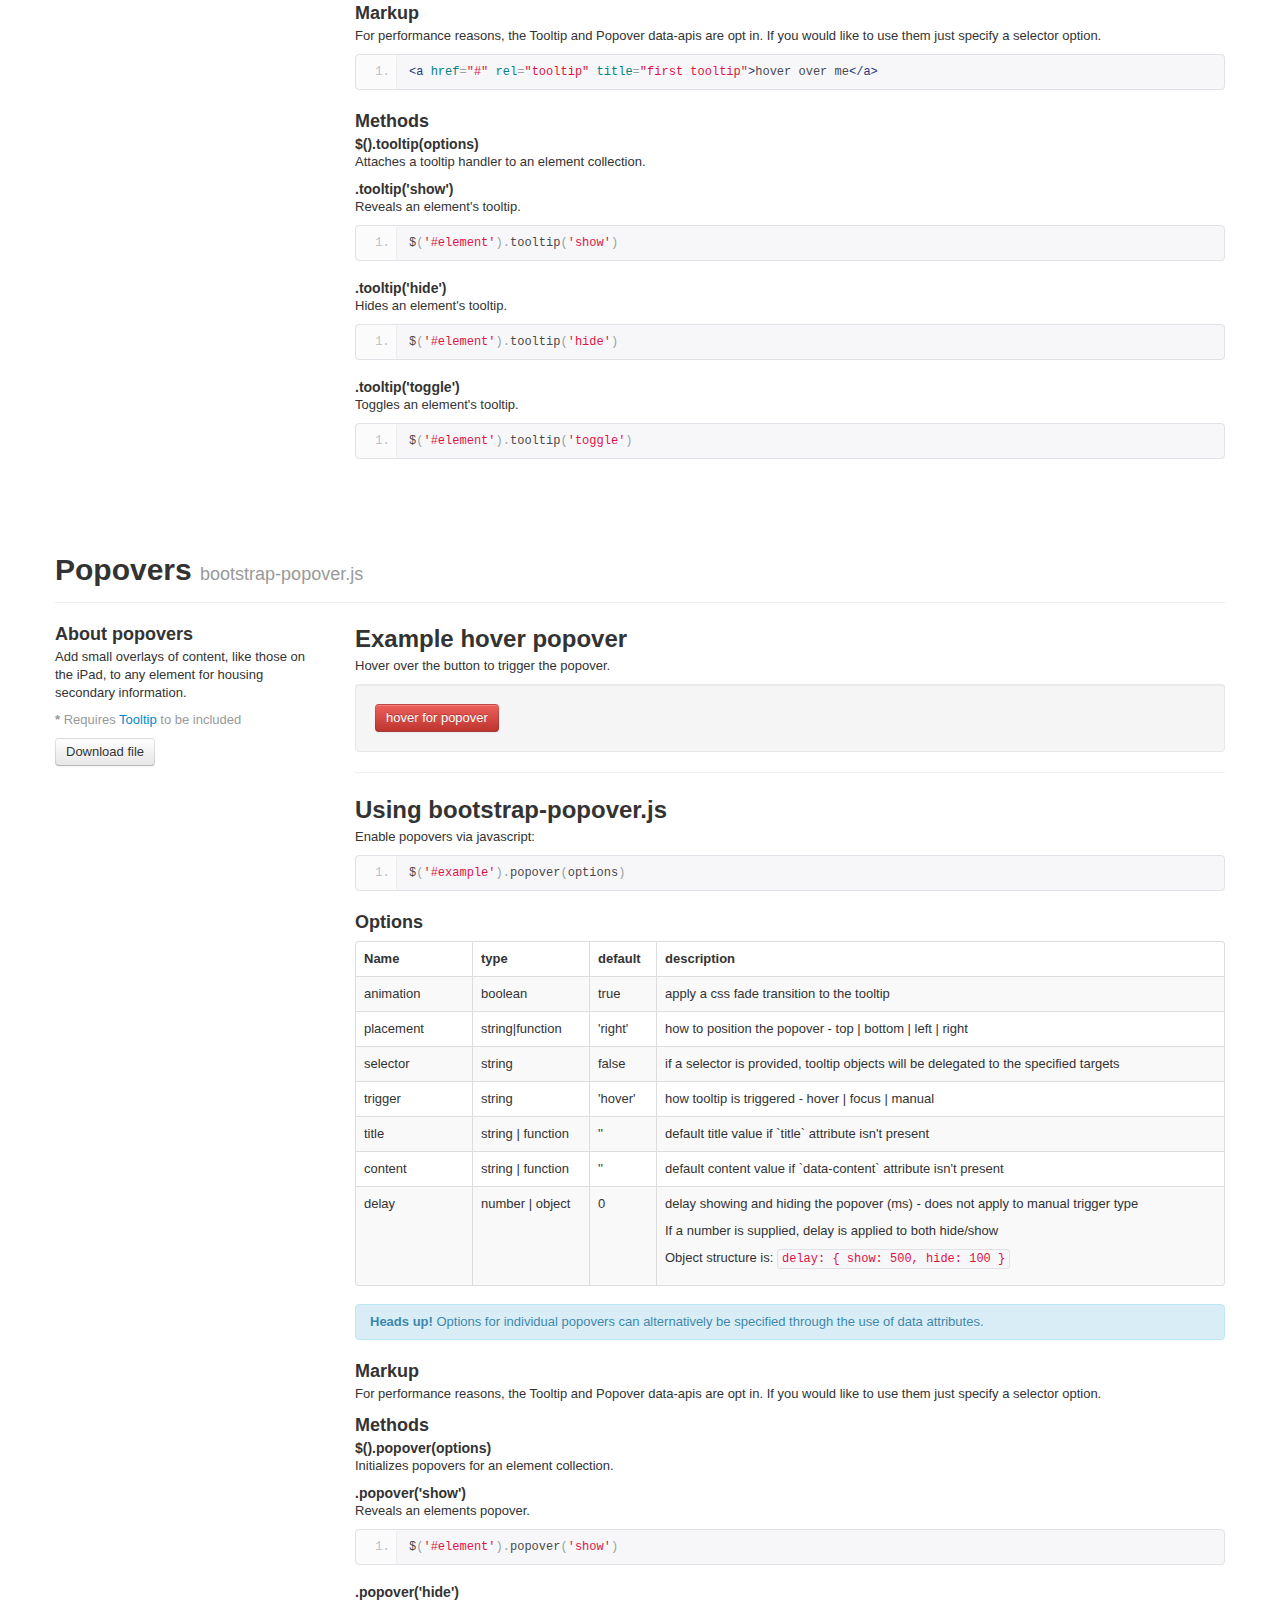
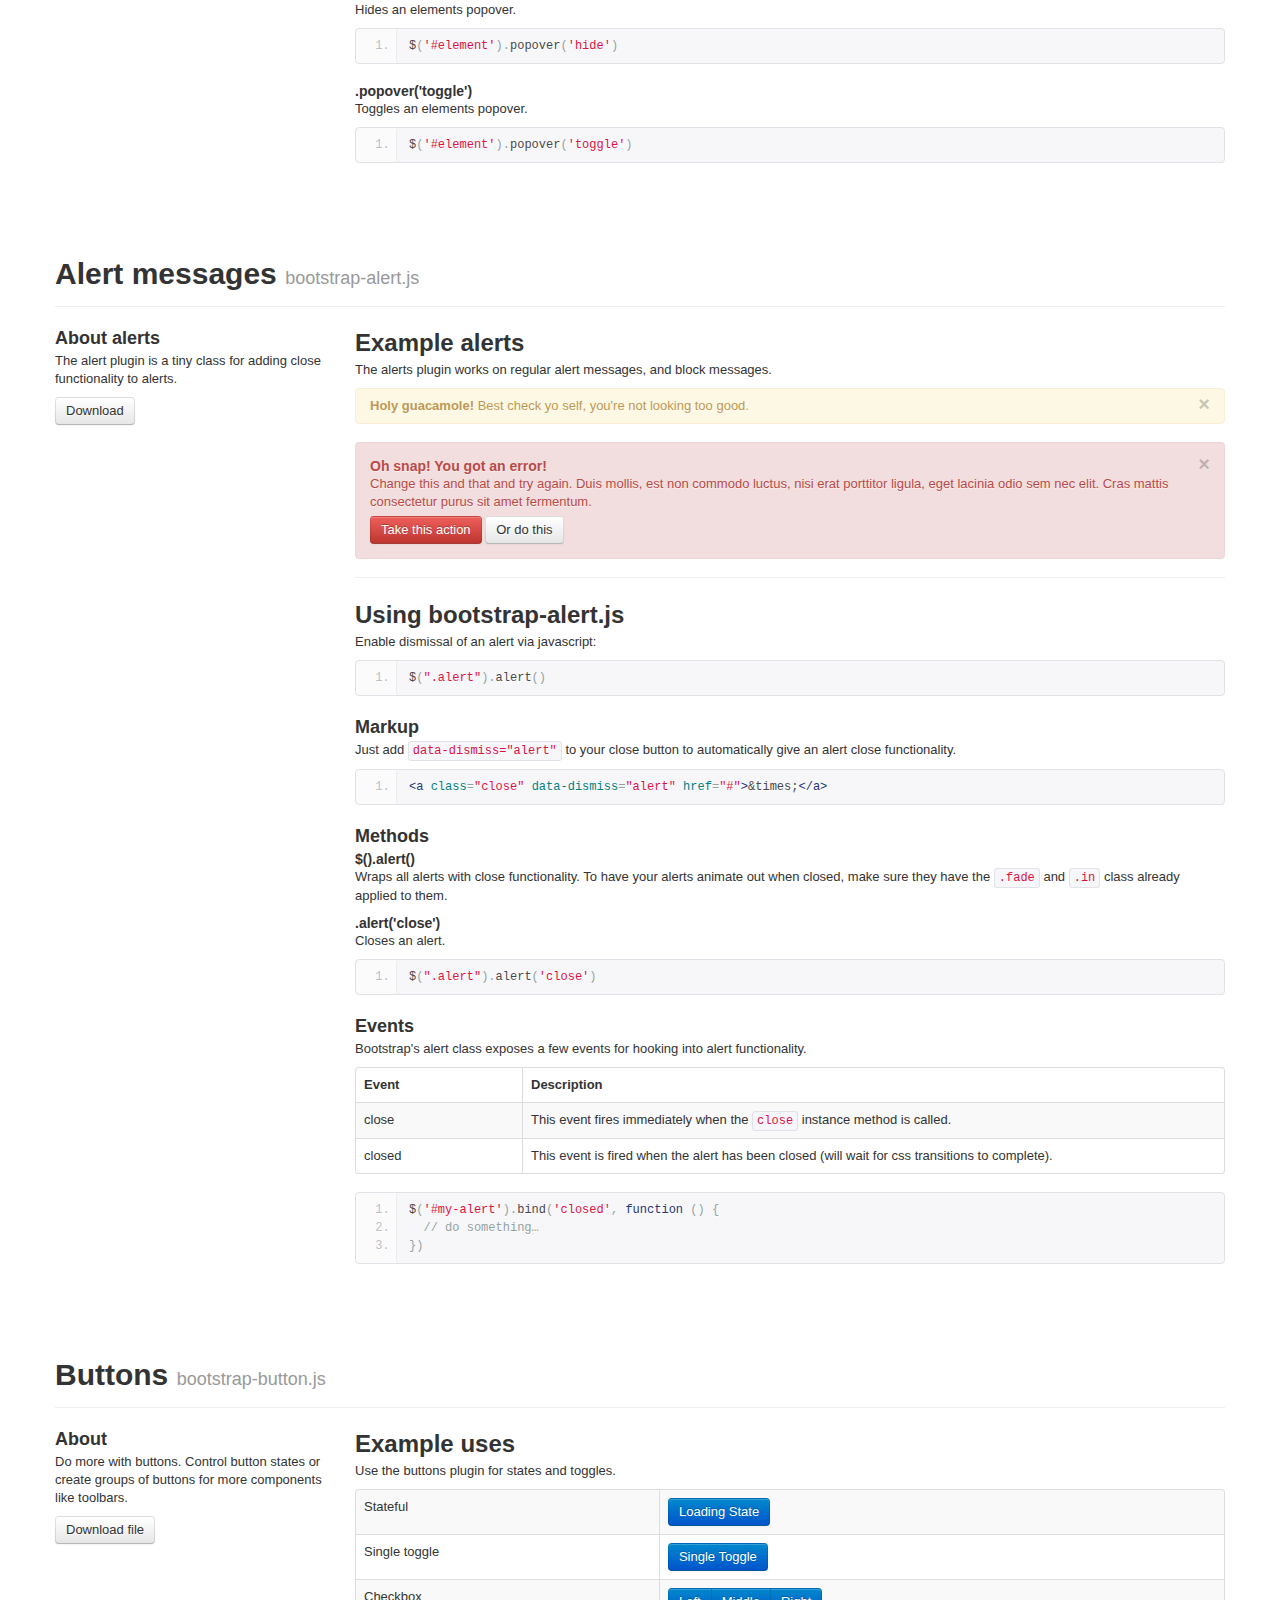
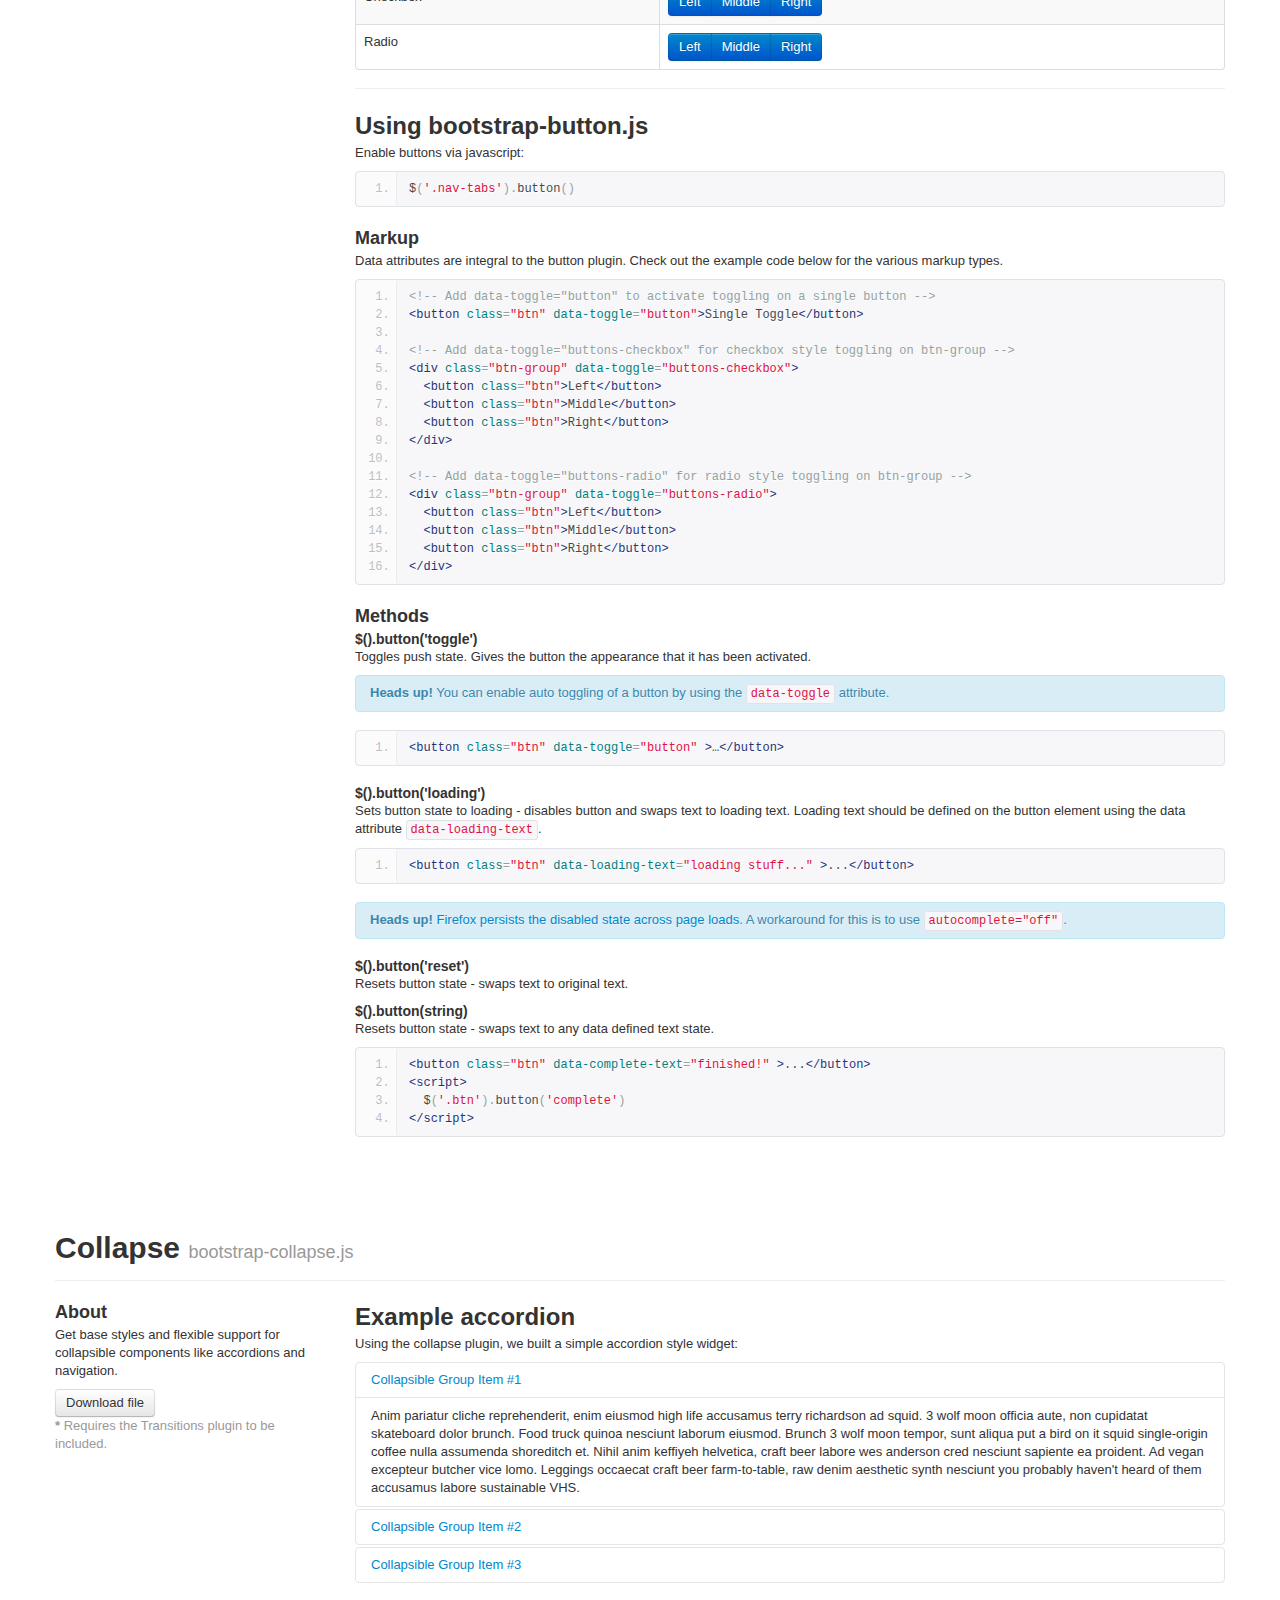
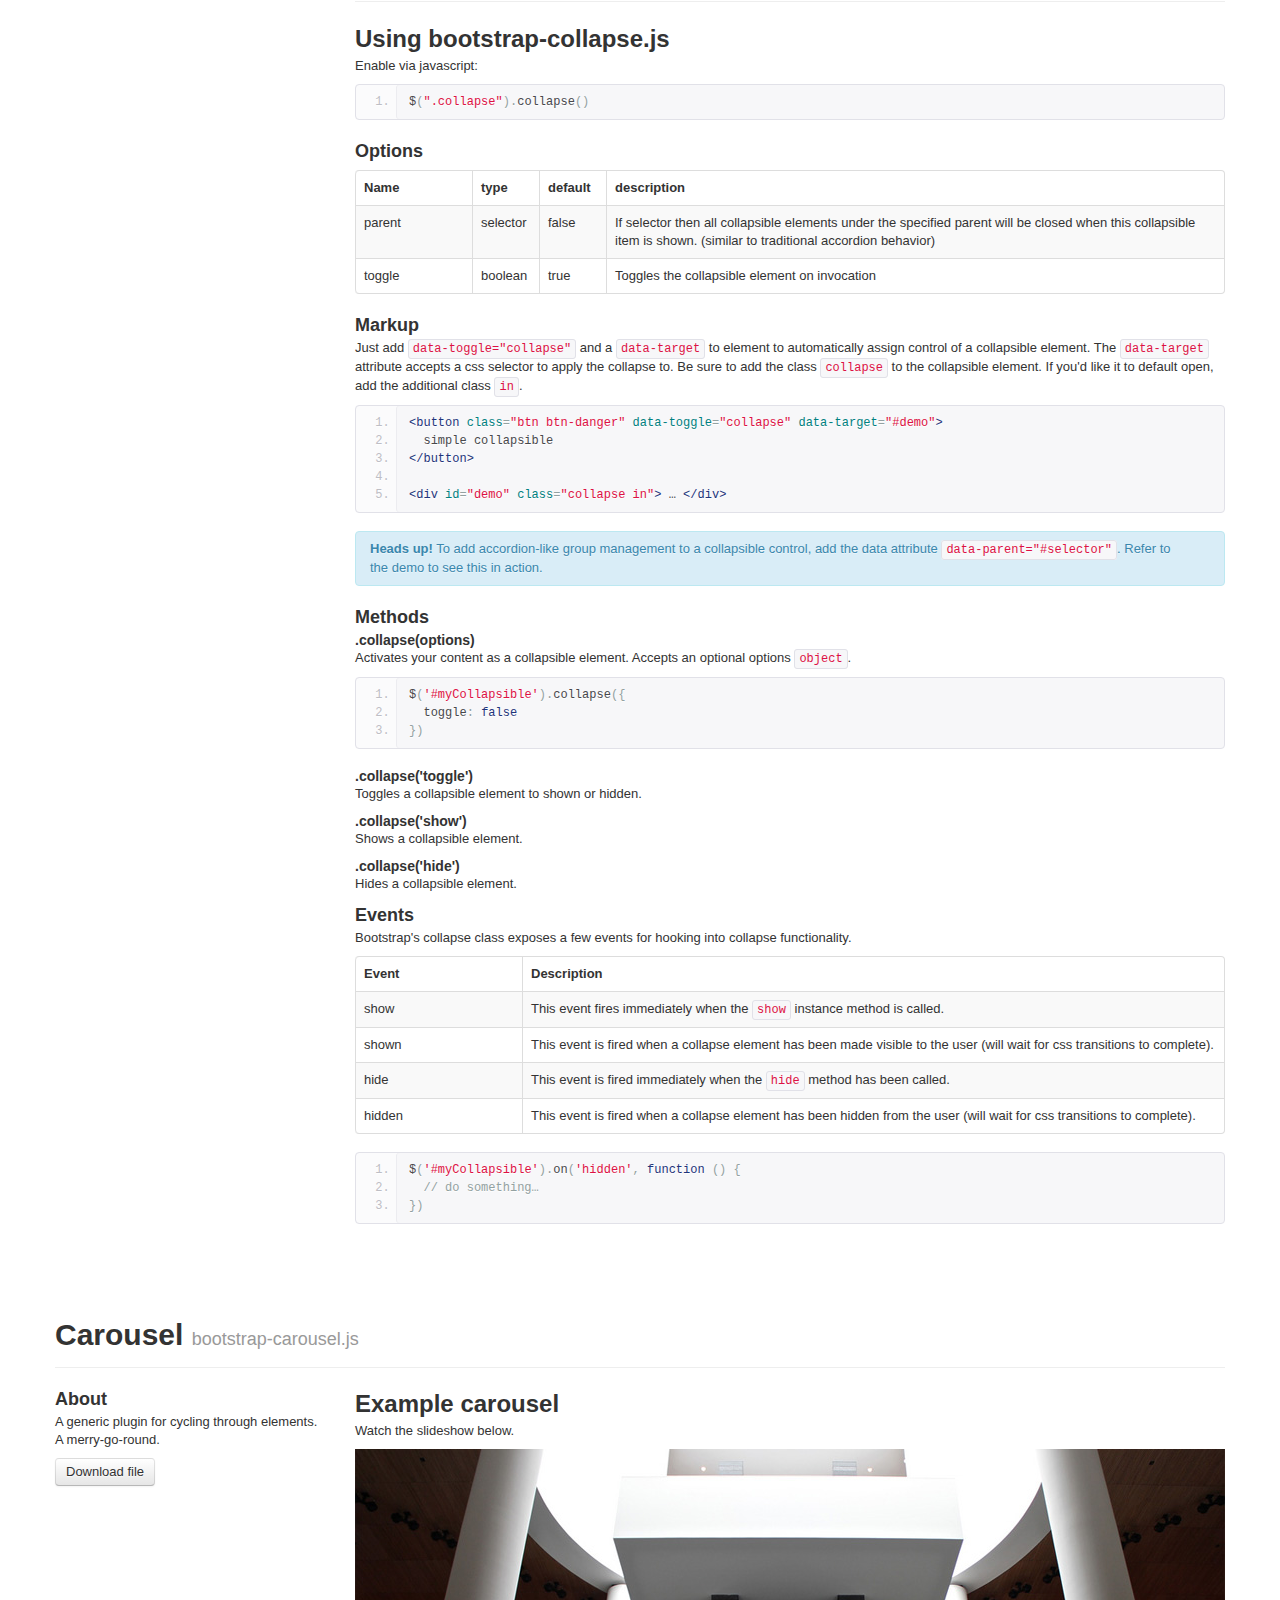
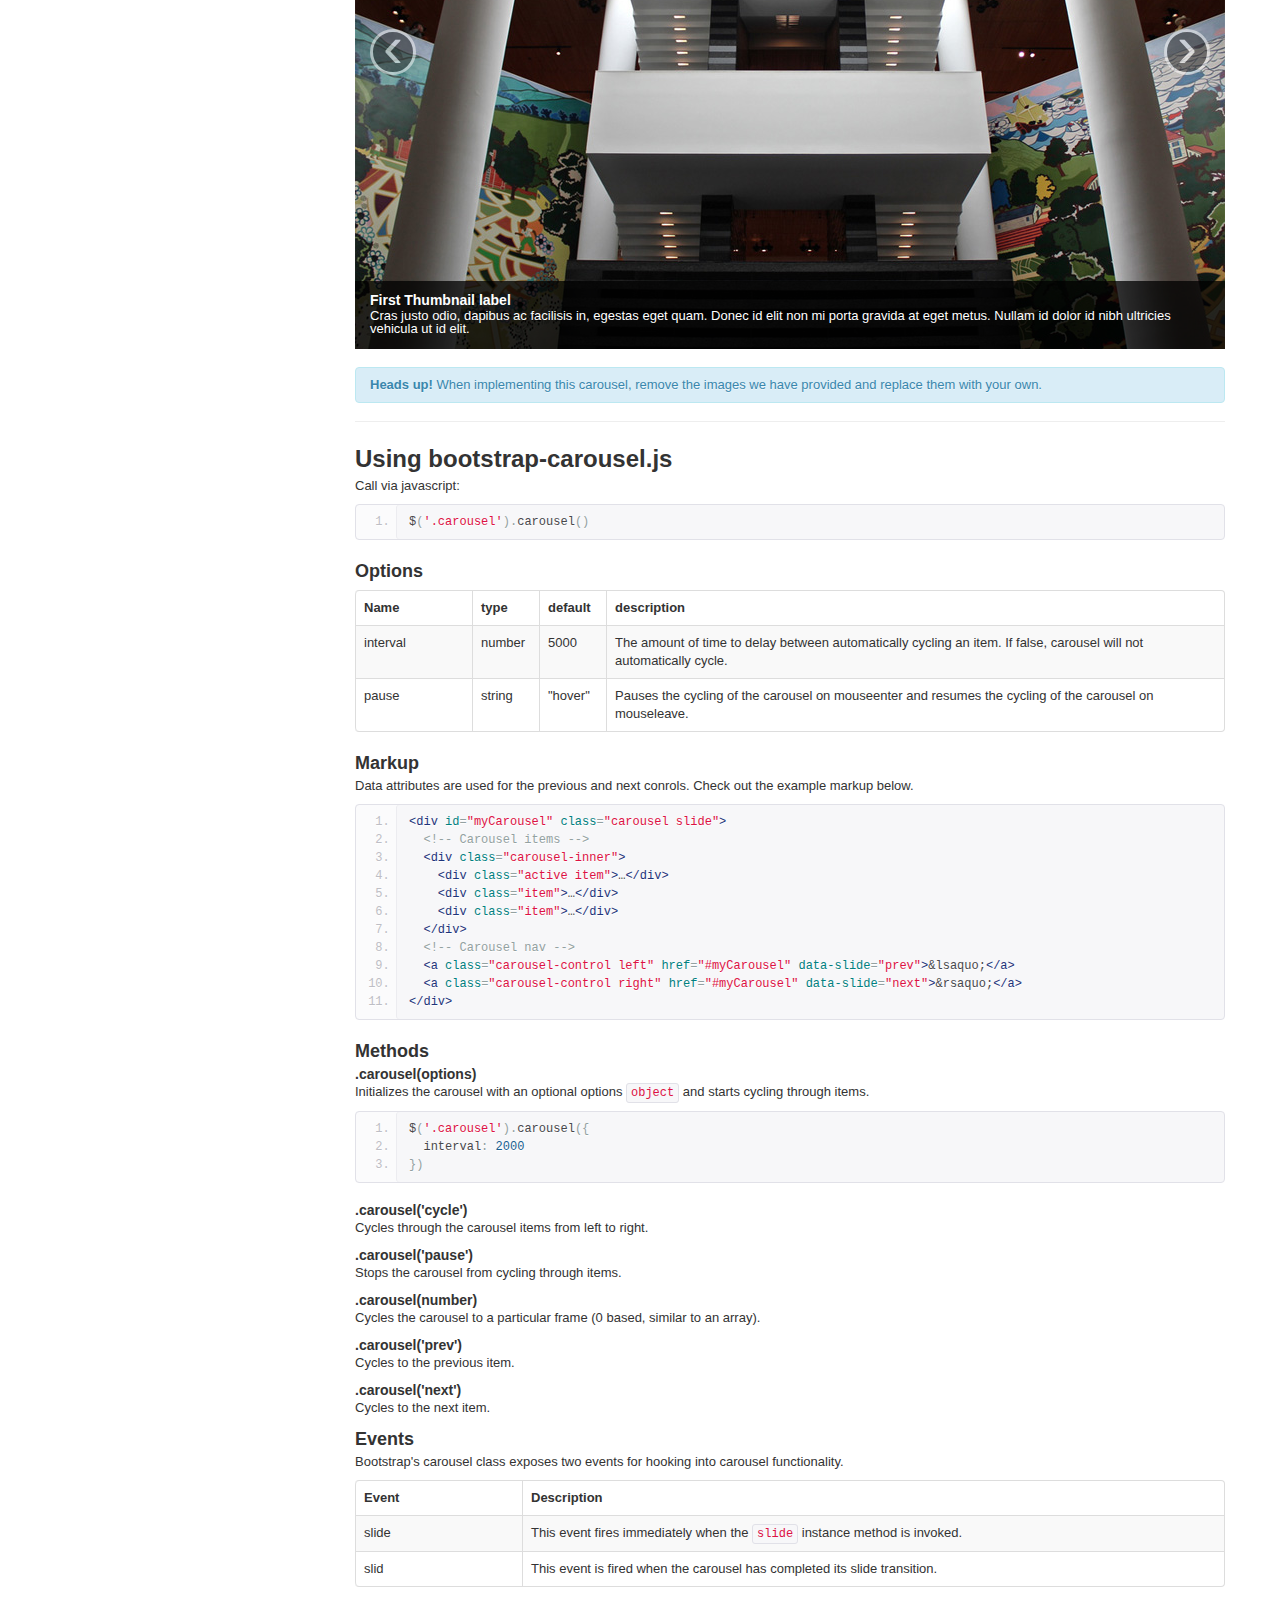
<file: bootstrap/docs/javascript.html>
<!DOCTYPE html>
<html lang="en">
  <head>
    <meta charset="utf-8">
    <title>Javascript · Twitter Bootstrap</title>
    <meta name="viewport" content="width=device-width, initial-scale=1.0">
    <meta name="description" content="">
    <meta name="author" content="">

    <!-- Le styles -->
    <link href="assets/css/bootstrap.css" rel="stylesheet">
    <link href="assets/css/bootstrap-responsive.css" rel="stylesheet">
    <link href="assets/css/docs.css" rel="stylesheet">
    <link href="assets/js/google-code-prettify/prettify.css" rel="stylesheet">

    <!-- Le HTML5 shim, for IE6-8 support of HTML5 elements -->
    <!--[if lt IE 9]>
      <script src="http://html5shim.googlecode.com/svn/trunk/html5.js"></script>
    <![endif]-->

    <!-- Le fav and touch icons -->
    <link rel="shortcut icon" href="assets/ico/favicon.ico">
    <link rel="apple-touch-icon-precomposed" sizes="144x144" href="assets/ico/apple-touch-icon-144-precomposed.png">
    <link rel="apple-touch-icon-precomposed" sizes="114x114" href="assets/ico/apple-touch-icon-114-precomposed.png">
    <link rel="apple-touch-icon-precomposed" sizes="72x72" href="assets/ico/apple-touch-icon-72-precomposed.png">
    <link rel="apple-touch-icon-precomposed" href="assets/ico/apple-touch-icon-57-precomposed.png">

  </head>

  <body data-spy="scroll" data-target=".subnav" data-offset="50">


  <!-- Navbar
    ================================================== -->
    <div class="navbar navbar-fixed-top">
      <div class="navbar-inner">
        <div class="container">
          <button type="button"class="btn btn-navbar" data-toggle="collapse" data-target=".nav-collapse">
            <span class="icon-bar"></span>
            <span class="icon-bar"></span>
            <span class="icon-bar"></span>
          </button>
          <a class="brand" href="./index.html">Bootstrap</a>
          <div class="nav-collapse collapse">
            <ul class="nav">
              <li class="">
                <a href="./index.html">Overview</a>
              </li>
              <li class="">
                <a href="./scaffolding.html">Scaffolding</a>
              </li>
              <li class="">
                <a href="./base-css.html">Base CSS</a>
              </li>
              <li class="">
                <a href="./components.html">Components</a>
              </li>
              <li class="active">
                <a href="./javascript.html">Javascript plugins</a>
              </li>
              <li class="">
                <a href="./less.html">Using LESS</a>
              </li>
              <li class="divider-vertical"></li>
              <li class="">
                <a href="./download.html">Customize</a>
              </li>
              <li class="">
                <a href="./examples.html">Examples</a>
              </li>
            </ul>
          </div>
        </div>
      </div>
    </div>

    <div class="container">

      <!-- Masthead
      ================================================== -->
      <header class="jumbotron subhead" id="overview">
        <h1>Javascript for Bootstrap</h1>
        <p class="lead">Bring Bootstrap's components to life&mdash;now with 12 custom <a href="http://jquery.com/" target="_blank">jQuery</a> plugins.
        <div class="subnav">
          <ul class="nav nav-pills">
            <li><a href="#javascript">All plugins</a></li>
            <li><a href="#modals">Modal</a></li>
            <li><a href="#dropdowns">Dropdown</a></li>
            <li><a href="#scrollspy">Scrollspy</a></li>
            <li><a href="#tabs">Tab</a></li>
            <li><a href="#tooltips">Tooltip</a></li>
            <li><a href="#popovers">Popover</a></li>
            <li><a href="#alerts">Alert</a></li>
            <li><a href="#buttons">Button</a></li>
            <li><a href="#collapse">Collapse</a></li>
            <li><a href="#carousel">Carousel</a></li>
            <li><a href="#typeahead">Typeahead</a></li>
          </ul>
        </div>
      </header>


      <!-- Using Javascript w/ Bootstrap
      ================================================== -->
      <section id="javascript">
        <div class="page-header">
          <h1>jQuery plugins <small>A dozen Bootstrap plugins to get you started</small></h1>
        </div>
      <div class="row">
        <div class="span3">
          <h3><a href="./javascript.html#modals">Modals</a></h3>
          <p>A streamlined, but flexible, take on the traditional javascript modal plugin with only the minimum required functionality and smart defaults.</p>
        </div>
        <div class="span3">
          <h3><a href="./javascript.html#dropdowns">Dropdowns</a></h3>
          <p>Add dropdown menus to nearly anything in Bootstrap with this simple plugin. Bootstrap features full dropdown menu support on in the navbar, tabs, and pills.</p>
        </div>
        <div class="span3">
          <h3><a href="./javascript.html#scrollspy">Scrollspy</a></h3>
          <p>Use scrollspy to automatically update the links in your navbar to show the current active link based on scroll position.</p>
        </div>
        <div class="span3">
          <h3><a href="./javascript.html#tabs">Togglable tabs</a></h3>
          <p>Use this plugin to make tabs and pills more useful by allowing them to toggle through tabbable panes of local content.</p>
        </div>
      </div> <!-- /row -->
      <div class="row">
        <div class="span3">
          <h3><a href="./javascript.html#tooltips">Tooltips</a></h3>
          <p>A new take on the jQuery Tipsy plugin, Tooltips don't rely on images&mdash;they use CSS3 for animations and data-attributes for local title storage.</p>
        </div>
        <div class="span3">
          <h3><a href="./javascript.html#popovers">Popovers</a> <small class="muted">*</small></h3>
          <p>Add small overlays of content, like those on the iPad, to any element for housing secondary information.</p>
          <p class="muted"><strong>*</strong> Requires <a href="#tooltips">Tooltips</a> to be included</p>
        </div>
        <div class="span3">
          <h3><a href="./javascript.html#alerts">Alert messages</a></h3>
          <p>The alert plugin is a tiny class for adding close functionality to alerts.</p>
        </div>
        <div class="span3">
          <h3><a href="./javascript.html#buttons">Buttons</a></h3>
          <p>Do more with buttons. Control button states or create groups of buttons for more components like toolbars.</p>
        </div>
      </div> <!-- /row -->
      <div class="row" style="margin-bottom: 9px;">
        <div class="span3">
          <h3><a href="./javascript.html#collapse">Collapse</a></h3>
          <p>Get base styles and flexible support for collapsible components like accordions and navigation.</p>
        </div>
        <div class="span3">
          <h3><a href="./javascript.html#carousel">Carousel</a></h3>
          <p>Create a merry-go-round of any content you wish to provide an interactive slideshow of content.</p>
        </div>
        <div class="span3">
          <h3><a href="./javascript.html#typeahead">Typeahead</a></h3>
          <p>A basic, easily extended plugin for quickly creating elegant typeaheads with any form text input.</p>
        </div>
        <div class="span3">
          <h3>Transitions <small class="muted">*</small></h3>
          <p>For simple transition effects, include bootstrap-transition.js once to slide in modals or fade out alerts.</p>
          <p class="muted"><strong>*</strong> Required for animation in plugins</p>
        </div>
      </div> <!-- /row -->
      <div class="alert alert-info"><strong>Heads up!</strong> All javascript plugins require the latest version of jQuery.</div>
    </section>



    <!-- Modal
    ================================================== -->
    <section id="modals">
      <div class="page-header">
        <h1>Modals <small>bootstrap-modal.js</small></h1>
      </div>
      <div class="row">
        <div class="span3 columns">
          <h3>About modals</h3>
          <p>A streamlined, but flexible, take on the traditional javascript modal plugin with only the minimum required functionality and smart defaults.</p>
          <a href="assets/js/bootstrap-modal.js" target="_blank" class="btn">Download file</a>
        </div>
        <div class="span9 columns">
          <h2>Static example</h2>
          <p>Below is a statically rendered modal.</p>
          <div class="well modal-example" style="background-color: #888; border: none;">
            <div class="modal" style="position: relative; top: auto; left: auto; margin: 0 auto; z-index: 1; max-width: 100%;">
              <div class="modal-header">
                <button type="button" class="close" data-dismiss="modal">&times;</button>
                <h3>Modal header</h3>
              </div>
              <div class="modal-body">
                <p>One fine body…</p>
              </div>
              <div class="modal-footer">
                <a href="#" class="btn">Close</a>
                <a href="#" class="btn btn-primary">Save changes</a>
              </div>
            </div>
          </div> <!-- /well -->

          <h2>Live demo</h2>
          <p>Toggle a modal via javascript by clicking the button below. It will slide down and fade in from the top of the page.</p>
          <!-- sample modal content -->
          <div id="myModal" class="modal hide fade">
            <div class="modal-header">
              <button type="button" class="close" data-dismiss="modal">&times;</button>
              <h3>Modal Heading</h3>
            </div>
            <div class="modal-body">
              <h4>Text in a modal</h4>
              <p>Duis mollis, est non commodo luctus, nisi erat porttitor ligula, eget lacinia odio sem.</p>

              <h4>Popover in a modal</h4>
              <p>This <a href="#" class="btn popover-test" title="A Title" data-content="And here's some amazing content. It's very engaging. right?">button</a> should trigger a popover on hover.</p>

              <h4>Tooltips in a modal</h4>
              <p><a href="#" class="tooltip-test" title="Tooltip">This link</a> and <a href="#" class="tooltip-test" title="Tooltip">that link</a> should have tooltips on hover.</p>

              <hr>

              <h4>Overflowing text to show optional scrollbar</h4>
              <p>We set a fixed <code>max-height</code> on the <code>.modal-body</code>. Watch it overflow with all this extra lorem ipsum text we've included.</p>
              <p>Cras mattis consectetur purus sit amet fermentum. Cras justo odio, dapibus ac facilisis in, egestas eget quam. Morbi leo risus, porta ac consectetur ac, vestibulum at eros.</p>
              <p>Praesent commodo cursus magna, vel scelerisque nisl consectetur et. Vivamus sagittis lacus vel augue laoreet rutrum faucibus dolor auctor.</p>
              <p>Aenean lacinia bibendum nulla sed consectetur. Praesent commodo cursus magna, vel scelerisque nisl consectetur et. Donec sed odio dui. Donec ullamcorper nulla non metus auctor fringilla.</p>
              <p>Cras mattis consectetur purus sit amet fermentum. Cras justo odio, dapibus ac facilisis in, egestas eget quam. Morbi leo risus, porta ac consectetur ac, vestibulum at eros.</p>
              <p>Praesent commodo cursus magna, vel scelerisque nisl consectetur et. Vivamus sagittis lacus vel augue laoreet rutrum faucibus dolor auctor.</p>
              <p>Aenean lacinia bibendum nulla sed consectetur. Praesent commodo cursus magna, vel scelerisque nisl consectetur et. Donec sed odio dui. Donec ullamcorper nulla non metus auctor fringilla.</p>
            </div>
            <div class="modal-footer">
              <a href="#" class="btn" data-dismiss="modal" >Close</a>
              <a href="#" class="btn btn-primary">Save changes</a>
            </div>
          </div>
          <a data-toggle="modal" href="#myModal" class="btn btn-primary btn-large">Launch demo modal</a>

          <hr>

          <h2>Using bootstrap-modal</h2>
          <p>Call the modal via javascript:</p>
          <pre class="prettyprint linenums">$('#myModal').modal(options)</pre>
          <h3>Options</h3>
          <table class="table table-bordered table-striped">
            <thead>
             <tr>
               <th style="width: 100px;">Name</th>
               <th style="width: 50px;">type</th>
               <th style="width: 50px;">default</th>
               <th>description</th>
             </tr>
            </thead>
            <tbody>
             <tr>
               <td>backdrop</td>
               <td>boolean</td>
               <td>true</td>
               <td>Includes a modal-backdrop element. Alternatively, specify <code>static</code> for a backdrop which doesn't close the modal on click.</td>
             </tr>
             <tr>
               <td>keyboard</td>
               <td>boolean</td>
               <td>true</td>
               <td>Closes the modal when escape key is pressed</td>
             </tr>
             <tr>
               <td>show</td>
               <td>boolean</td>
               <td>true</td>
               <td>Shows the modal when initialized.</td>
             </tr>
            </tbody>
          </table>
          <h3>Markup</h3>
          <p>You can activate modals on your page easily without having to write a single line of javascript. Just set <code>data-toggle="modal"</code> on a controller element with a <code>data-target="#foo"</code> or <code>href="#foo"</code> which corresponds to a modal element id, and when clicked, it will launch your modal.</p>
          <p>Also, to add options to your modal instance, just include them as additional data attributes on either the control element or the modal markup itself.</p>
<pre class="prettyprint linenums">
&lt;a class="btn" data-toggle="modal" href="#myModal" &gt;Launch Modal&lt;/a&gt;
</pre>

<pre class="prettyprint linenums">
&lt;div class="modal hide" id="myModal"&gt;
  &lt;div class="modal-header"&gt;
    &lt;button type="button" class="close" data-dismiss="modal"&gt;&times;&lt;/button&gt;
    &lt;h3&gt;Modal header&lt;/h3&gt;
  &lt;/div&gt;
  &lt;div class="modal-body"&gt;
    &lt;p&gt;One fine body…&lt;/p&gt;
  &lt;/div&gt;
  &lt;div class="modal-footer"&gt;
    &lt;a href="#" class="btn" data-dismiss="modal"&gt;Close&lt;/a&gt;
    &lt;a href="#" class="btn btn-primary"&gt;Save changes&lt;/a&gt;
  &lt;/div&gt;
&lt;/div&gt;
</pre>
          <div class="alert alert-info">
            <strong>Heads up!</strong> If you want your modal to animate in and out, just add a <code>.fade</code> class to the <code>.modal</code> element (refer to the demo to see this in action) and include bootstrap-transition.js.
          </div>
          <h3>Methods</h3>
          <h4>.modal(options)</h4>
          <p>Activates your content as a modal. Accepts an optional options <code>object</code>.</p>
<pre class="prettyprint linenums">
$('#myModal').modal({
  keyboard: false
})</pre>
          <h4>.modal('toggle')</h4>
          <p>Manually toggles a modal.</p>
          <pre class="prettyprint linenums">$('#myModal').modal('toggle')</pre>
          <h4>.modal('show')</h4>
          <p>Manually opens a modal.</p>
          <pre class="prettyprint linenums">$('#myModal').modal('show')</pre>
          <h4>.modal('hide')</h4>
          <p>Manually hides a modal.</p>
          <pre class="prettyprint linenums">$('#myModal').modal('hide')</pre>
          <h3>Events</h3>
          <p>Bootstrap's modal class exposes a few events for hooking into modal functionality.</p>
          <table class="table table-bordered table-striped">
            <thead>
             <tr>
               <th style="width: 150px;">Event</th>
               <th>Description</th>
             </tr>
            </thead>
            <tbody>
             <tr>
               <td>show</td>
               <td>This event fires immediately when the <code>show</code> instance method is called.</td>
             </tr>
             <tr>
               <td>shown</td>
               <td>This event is fired when the modal has been made visible to the user (will wait for css transitions to complete).</td>
             </tr>
             <tr>
               <td>hide</td>
               <td>This event is fired immediately when the <code>hide</code> instance method has been called.</td>
             </tr>
             <tr>
               <td>hidden</td>
               <td>This event is fired when the modal has finished being hidden from the user (will wait for css transitions to complete).</td>
             </tr>
            </tbody>
          </table>

<pre class="prettyprint linenums">
$('#myModal').on('hidden', function () {
  // do something…
})</pre>
        </div>
      </div>
    </section>



    <!-- Dropdown
    ================================================== -->
    <section id="dropdowns">
      <div class="page-header">
        <h1>Dropdowns <small>bootstrap-dropdown.js</small></h1>
      </div>
      <div class="row">
        <div class="span3 columns">
          <h3>About dropdowns</h3>
          <p>Add dropdown menus to nearly anything in Bootstrap with this simple plugin. Bootstrap features full dropdown menu support on in the navbar, tabs, and pills.</p>
          <a href="assets/js/bootstrap-dropdown.js" target="_blank" class="btn">Download file</a>
        </div>
        <div class="span9 columns">
          <h2>Examples</h2>
          <p>Click on the dropdown nav links in the navbar and pills below to test dropdowns.</p>
          <div id="navbar-example" class="navbar navbar-static">
            <div class="navbar-inner">
              <div class="container" style="width: auto;">
                <a class="brand" href="#">Project Name</a>
                <ul class="nav">
                  <li class="dropdown">
                    <a href="#" class="dropdown-toggle" data-toggle="dropdown">Dropdown <b class="caret"></b></a>
                    <ul class="dropdown-menu">
                      <li><a href="#">Action</a></li>
                      <li><a href="#">Another action</a></li>
                      <li><a href="#">Something else here</a></li>
                      <li class="divider"></li>
                      <li><a href="#">Separated link</a></li>
                    </ul>
                  </li>
                  <li class="dropdown">
                    <a href="#" class="dropdown-toggle" data-toggle="dropdown">Dropdown 2 <b class="caret"></b></a>
                    <ul class="dropdown-menu">
                      <li><a href="#">Action</a></li>
                      <li><a href="#">Another action</a></li>
                      <li><a href="#">Something else here</a></li>
                      <li class="divider"></li>
                      <li><a href="#">Separated link</a></li>
                    </ul>
                  </li>
                </ul>
                <ul class="nav pull-right">
                  <li id="fat-menu" class="dropdown">
                    <a href="#" class="dropdown-toggle" data-toggle="dropdown">Dropdown 3 <b class="caret"></b></a>
                    <ul class="dropdown-menu">
                      <li><a href="#">Action</a></li>
                      <li><a href="#">Another action</a></li>
                      <li><a href="#">Something else here</a></li>
                      <li class="divider"></li>
                      <li><a href="#">Separated link</a></li>
                    </ul>
                  </li>
                </ul>
              </div>
            </div>
          </div> <!-- /navbar-example -->

          <ul class="nav nav-pills">
            <li class="active"><a href="#">Regular link</a></li>
            <li class="dropdown">
              <a class="dropdown-toggle" data-toggle="dropdown" href="#">Dropdown <b class="caret"></b></a>
              <ul id="menu1" class="dropdown-menu">
                <li><a href="#">Action</a></li>
                <li><a href="#">Another action</a></li>
                <li><a href="#">Something else here</a></li>
                <li class="divider"></li>
                <li><a href="#">Separated link</a></li>
              </ul>
            </li>
            <li class="dropdown">
              <a class="dropdown-toggle" data-toggle="dropdown" href="#">Dropdown 2 <b class="caret"></b></a>
              <ul id="menu2" class="dropdown-menu">
                <li><a href="#">Action</a></li>
                <li><a href="#">Another action</a></li>
                <li><a href="#">Something else here</a></li>
                <li class="divider"></li>
                <li><a href="#">Separated link</a></li>
              </ul>
            </li>
            <li class="dropdown">
              <a class="dropdown-toggle" data-toggle="dropdown" href="#">Dropdown 3 <b class="caret"></b></a>
              <ul id="menu3" class="dropdown-menu">
                <li><a href="#">Action</a></li>
                <li><a href="#">Another action</a></li>
                <li><a href="#">Something else here</a></li>
                <li class="divider"></li>
                <li><a href="#">Separated link</a></li>
              </ul>
            </li>
          </ul> <!-- /tabs -->

          <hr>

          <h2>Using bootstrap-dropdown.js</h2>
          <p>Call the dropdowns via javascript:</p>
          <pre class="prettyprint linenums">$('.dropdown-toggle').dropdown()</pre>
          <h3>Markup</h3>
          <p>To quickly add dropdown functionality to any element just add <code>data-toggle="dropdown"</code> and any valid bootstrap dropdown will automatically be activated.</p>
          <div class="alert alert-info">
            <strong>Heads up!</strong> You may optionally target a specific dropdown by using <code>data-target="#fat"</code> or <code>href="#fat"</code>.
          </div>

<pre class="prettyprint linenums">
&lt;ul class="nav nav-pills"&gt;
  &lt;li class="active"&gt;&lt;a href="#"&gt;Regular link&lt;/a&gt;&lt;/li&gt;
  &lt;li class="dropdown" id="menu1"&gt;
    &lt;a class="dropdown-toggle" data-toggle="dropdown" href="#menu1"&gt;
      Dropdown
      &lt;b class="caret"&gt;&lt;/b&gt;
    &lt;/a&gt;
    &lt;ul class="dropdown-menu"&gt;
      &lt;li&gt;&lt;a href="#"&gt;Action&lt;/a&gt;&lt;/li&gt;
      &lt;li&gt;&lt;a href="#"&gt;Another action&lt;/a&gt;&lt;/li&gt;
      &lt;li&gt;&lt;a href="#"&gt;Something else here&lt;/a&gt;&lt;/li&gt;
      &lt;li class="divider"&gt;&lt;/li&gt;
      &lt;li&gt;&lt;a href="#"&gt;Separated link&lt;/a&gt;&lt;/li&gt;
    &lt;/ul&gt;
  &lt;/li&gt;
  ...
&lt;/ul&gt;</pre>
          <p>To keep URLs intact, use the <code>data-target</code> attribute instead of <code>href="#"</code>.</p>
<pre class="prettyprint linenums">
&lt;ul class="nav nav-pills"&gt;
  &lt;li class="dropdown"&gt;
    &lt;a class="dropdown-toggle" data-toggle="dropdown" data-target="#" href="path/to/page.html"&gt;
      Dropdown
      &lt;b class="caret"&gt;&lt;/b&gt;
    &lt;/a&gt;
    &lt;ul class="dropdown-menu"&gt;
      ...
    &lt;/ul&gt;
  &lt;/li&gt;
&lt;/ul&gt;
</pre>
          <h3>Methods</h3>
          <h4>$().dropdown()</h4>
          <p>A programatic api for activating menus for a given navbar or tabbed navigation.</p>
        </div>
      </div>
    </section>



   <!-- ScrollSpy
    ================================================== -->
    <section id="scrollspy">
      <div class="page-header">
        <h1>ScrollSpy <small>bootstrap-scrollspy.js</small></h1>
      </div>
      <div class="row">
        <div class="span3 columns">
          <p>The ScrollSpy plugin is for automatically updating nav targets based on scroll position.</p>
          <a href="assets/js/bootstrap-scrollspy.js" target="_blank" class="btn">Download file</a>
        </div>
        <div class="span9 columns">
          <h2>Example navbar with scrollspy</h2>
          <p>Scroll the area below and watch the navigation update. The dropdown sub items will be highlighted as well. Try it!</p>
          <div id="navbarExample" class="navbar navbar-static">
            <div class="navbar-inner">
              <div class="container" style="width: auto;">
                <a class="brand" href="#">Project Name</a>
                <ul class="nav">
                  <li><a href="#fat">@fat</a></li>
                  <li><a href="#mdo">@mdo</a></li>
                  <li class="dropdown">
                    <a href="#" class="dropdown-toggle" data-toggle="dropdown">Dropdown <b class="caret"></b></a>
                    <ul class="dropdown-menu">
                      <li><a href="#one">one</a></li>
                      <li><a href="#two">two</a></li>
                      <li class="divider"></li>
                      <li><a href="#three">three</a></li>
                    </ul>
                  </li>
                </ul>
              </div>
            </div>
          </div>
          <div data-spy="scroll" data-target="#navbarExample" data-offset="0" class="scrollspy-example">
            <h4 id="fat">@fat</h4>
            <p>
            Ad leggings keytar, brunch id art party dolor labore. Pitchfork yr enim lo-fi before they sold out qui. Tumblr farm-to-table bicycle rights whatever. Anim keffiyeh carles cardigan. Velit seitan mcsweeney's photo booth 3 wolf moon irure. Cosby sweater lomo jean shorts, williamsburg hoodie minim qui you probably haven't heard of them et cardigan trust fund culpa biodiesel wes anderson aesthetic. Nihil tattooed accusamus, cred irony biodiesel keffiyeh artisan ullamco consequat.
            </p>
            <h4 id="mdo">@mdo</h4>
            <p>
            Veniam marfa mustache skateboard, adipisicing fugiat velit pitchfork beard. Freegan beard aliqua cupidatat mcsweeney's vero. Cupidatat four loko nisi, ea helvetica nulla carles. Tattooed cosby sweater food truck, mcsweeney's quis non freegan vinyl. Lo-fi wes anderson +1 sartorial. Carles non aesthetic exercitation quis gentrify. Brooklyn adipisicing craft beer vice keytar deserunt.
            </p>
            <h4 id="one">one</h4>
            <p>
            Occaecat commodo aliqua delectus. Fap craft beer deserunt skateboard ea. Lomo bicycle rights adipisicing banh mi, velit ea sunt next level locavore single-origin coffee in magna veniam. High life id vinyl, echo park consequat quis aliquip banh mi pitchfork. Vero VHS est adipisicing. Consectetur nisi DIY minim messenger bag. Cred ex in, sustainable delectus consectetur fanny pack iphone.
            </p>
            <h4 id="two">two</h4>
            <p>
            In incididunt echo park, officia deserunt mcsweeney's proident master cleanse thundercats sapiente veniam. Excepteur VHS elit, proident shoreditch +1 biodiesel laborum craft beer. Single-origin coffee wayfarers irure four loko, cupidatat terry richardson master cleanse. Assumenda you probably haven't heard of them art party fanny pack, tattooed nulla cardigan tempor ad. Proident wolf nesciunt sartorial keffiyeh eu banh mi sustainable. Elit wolf voluptate, lo-fi ea portland before they sold out four loko. Locavore enim nostrud mlkshk brooklyn nesciunt.
            </p>
            <h4 id="three">three</h4>
            <p>
            Ad leggings keytar, brunch id art party dolor labore. Pitchfork yr enim lo-fi before they sold out qui. Tumblr farm-to-table bicycle rights whatever. Anim keffiyeh carles cardigan. Velit seitan mcsweeney's photo booth 3 wolf moon irure. Cosby sweater lomo jean shorts, williamsburg hoodie minim qui you probably haven't heard of them et cardigan trust fund culpa biodiesel wes anderson aesthetic. Nihil tattooed accusamus, cred irony biodiesel keffiyeh artisan ullamco consequat.
            </p>
            <p>Keytar twee blog, culpa messenger bag marfa whatever delectus food truck. Sapiente synth id assumenda. Locavore sed helvetica cliche irony, thundercats you probably haven't heard of them consequat hoodie gluten-free lo-fi fap aliquip. Labore elit placeat before they sold out, terry richardson proident brunch nesciunt quis cosby sweater pariatur keffiyeh ut helvetica artisan. Cardigan craft beer seitan readymade velit. VHS chambray laboris tempor veniam. Anim mollit minim commodo ullamco thundercats.
            </p>
          </div>
          <hr>
          <h2>Using bootstrap-scrollspy.js</h2>
          <p>Call the scrollspy via javascript:</p>
          <pre class="prettyprint linenums">$('#navbar').scrollspy()</pre>
          <h3>Markup</h3>
          <p>To easily add scrollspy behavior to your topbar navigation, just add <code>data-spy="scroll"</code> to the element you want to spy on (most typically this would be the body).</p>
          <pre class="prettyprint linenums">&lt;body data-spy="scroll" &gt;...&lt;/body&gt;</pre>
          <div class="alert alert-info">
            <strong>Heads up!</strong>
            Navbar links must have resolvable id targets. For example, a <code>&lt;a href="#home"&gt;home&lt;/a&gt;</code> must correspond to something in the dom like <code>&lt;div id="home"&gt;&lt;/div&gt;</code>.
          </div>
          <h3>Methods</h3>
          <h4>.scrollspy('refresh')</h4>
          <p>When using scrollspy in conjunction with adding or removing of elements from the DOM, you'll need to call the refresh method like so:</p>
<pre class="prettyprint linenums">
$('[data-spy="scroll"]').each(function () {
  var $spy = $(this).scrollspy('refresh')
});
</pre>
          <h3>Options</h3>
          <table class="table table-bordered table-striped">
            <thead>
             <tr>
               <th style="width: 100px;">Name</th>
               <th style="width: 100px;">type</th>
               <th style="width: 50px;">default</th>
               <th>description</th>
             </tr>
            </thead>
            <tbody>
             <tr>
               <td>offset</td>
               <td>number</td>
               <td>10</td>
               <td>Pixels to offset from top when calculating position of scroll.</td>
             </tr>
            </tbody>
          </table>
           <h3>Events</h3>
          <table class="table table-bordered table-striped">
            <thead>
             <tr>
               <th style="width: 150px;">Event</th>
               <th>Description</th>
             </tr>
            </thead>
            <tbody>
             <tr>
               <td>activate</td>
               <td>This event fires whenever a new item becomes activated by the scrollspy.</td>
            </tr>
            </tbody>
          </table>
        </div>
      </div>
    </section>



    <!-- Tabs
    ================================================== -->
    <section id="tabs">
      <div class="page-header">
        <h1>Togglable tabs <small>bootstrap-tab.js</small></h1>
      </div>
      <div class="row">
        <div class="span3 columns">
          <p>This plugin adds quick, dynamic tab and pill functionality for transitioning through local content.</p>
          <a href="assets/js/bootstrap-tab.js" target="_blank" class="btn">Download file</a>
        </div>
        <div class="span9 columns">
          <h2>Example tabs</h2>
          <p>Click the tabs below to toggle between hidden panes, even via dropdown menus.</p>
          <ul id="myTab" class="nav nav-tabs">
            <li class="active"><a href="#home" data-toggle="tab">Home</a></li>
            <li><a href="#profile" data-toggle="tab">Profile</a></li>
            <li class="dropdown">
              <a href="#" class="dropdown-toggle" data-toggle="dropdown">Dropdown <b class="caret"></b></a>
              <ul class="dropdown-menu">
                <li><a href="#dropdown1" data-toggle="tab">@fat</a></li>
                <li><a href="#dropdown2" data-toggle="tab">@mdo</a></li>
              </ul>
            </li>
          </ul>
          <div id="myTabContent" class="tab-content">
            <div class="tab-pane fade in active" id="home">
              <p>Raw denim you probably haven't heard of them jean shorts Austin. Nesciunt tofu stumptown aliqua, retro synth master cleanse. Mustache cliche tempor, williamsburg carles vegan helvetica. Reprehenderit butcher retro keffiyeh dreamcatcher synth. Cosby sweater eu banh mi, qui irure terry richardson ex squid. Aliquip placeat salvia cillum iphone. Seitan aliquip quis cardigan american apparel, butcher voluptate nisi qui.</p>
            </div>
            <div class="tab-pane fade" id="profile">
              <p>Food truck fixie locavore, accusamus mcsweeney's marfa nulla single-origin coffee squid. Exercitation +1 labore velit, blog sartorial PBR leggings next level wes anderson artisan four loko farm-to-table craft beer twee. Qui photo booth letterpress, commodo enim craft beer mlkshk aliquip jean shorts ullamco ad vinyl cillum PBR. Homo nostrud organic, assumenda labore aesthetic magna delectus mollit. Keytar helvetica VHS salvia yr, vero magna velit sapiente labore stumptown. Vegan fanny pack odio cillum wes anderson 8-bit, sustainable jean shorts beard ut DIY ethical culpa terry richardson biodiesel. Art party scenester stumptown, tumblr butcher vero sint qui sapiente accusamus tattooed echo park.</p>
            </div>
            <div class="tab-pane fade" id="dropdown1">
              <p>Etsy mixtape wayfarers, ethical wes anderson tofu before they sold out mcsweeney's organic lomo retro fanny pack lo-fi farm-to-table readymade. Messenger bag gentrify pitchfork tattooed craft beer, iphone skateboard locavore carles etsy salvia banksy hoodie helvetica. DIY synth PBR banksy irony. Leggings gentrify squid 8-bit cred pitchfork. Williamsburg banh mi whatever gluten-free, carles pitchfork biodiesel fixie etsy retro mlkshk vice blog. Scenester cred you probably haven't heard of them, vinyl craft beer blog stumptown. Pitchfork sustainable tofu synth chambray yr.</p>
            </div>
            <div class="tab-pane fade" id="dropdown2">
              <p>Trust fund seitan letterpress, keytar raw denim keffiyeh etsy art party before they sold out master cleanse gluten-free squid scenester freegan cosby sweater. Fanny pack portland seitan DIY, art party locavore wolf cliche high life echo park Austin. Cred vinyl keffiyeh DIY salvia PBR, banh mi before they sold out farm-to-table VHS viral locavore cosby sweater. Lomo wolf viral, mustache readymade thundercats keffiyeh craft beer marfa ethical. Wolf salvia freegan, sartorial keffiyeh echo park vegan.</p>
            </div>
          </div>
          <hr>
          <h2>Using bootstrap-tab.js</h2>
          <p>Enable tabbable tabs via javascript (each tab needs to be activated individually):</p>
          <pre class="prettyprint linenums">
$('#myTab a').click(function (e) {
  e.preventDefault();
  $(this).tab('show');
})</pre>
          <p>You can activate individual tabs in several ways:</p>
<pre class="prettyprint linenums">
$('#myTab a[href="#profile"]').tab('show'); // Select tab by name
$('#myTab a:first').tab('show'); // Select first tab
$('#myTab a:last').tab('show'); // Select last tab
$('#myTab li:eq(2) a').tab('show'); // Select third tab (0-indexed)
</pre>
          <h3>Markup</h3>
          <p>You can activate a tab or pill navigation without writing any javascript by simply specifying <code>data-toggle="tab"</code> or <code>data-toggle="pill"</code> on an element. Adding the <code>nav</code> and <code>nav-tabs</code> classes to the tab <code>ul</code> will apply the bootstrap tab styling.</p>
<pre class="prettyprint linenums">
&lt;ul class="nav nav-tabs"&gt;
  &lt;li&gt;&lt;a href="#home" data-toggle="tab"&gt;Home&lt;/a&gt;&lt;/li&gt;
  &lt;li&gt;&lt;a href="#profile" data-toggle="tab"&gt;Profile&lt;/a&gt;&lt;/li&gt;
  &lt;li&gt;&lt;a href="#messages" data-toggle="tab"&gt;Messages&lt;/a&gt;&lt;/li&gt;
  &lt;li&gt;&lt;a href="#settings" data-toggle="tab"&gt;Settings&lt;/a&gt;&lt;/li&gt;
&lt;/ul&gt;</pre>
          <h3>Methods</h3>
          <h4>$().tab</h4>
          <p>
            Activates a tab element and content container. Tab should have either a <code>data-target</code> or an <code>href</code> targeting a container node in the DOM.
          </p>
<pre class="prettyprint linenums">
&lt;ul class="nav nav-tabs" id="myTab"&gt;
  &lt;li class="active"&gt;&lt;a href="#home"&gt;Home&lt;/a&gt;&lt;/li&gt;
  &lt;li&gt;&lt;a href="#profile"&gt;Profile&lt;/a&gt;&lt;/li&gt;
  &lt;li&gt;&lt;a href="#messages"&gt;Messages&lt;/a&gt;&lt;/li&gt;
  &lt;li&gt;&lt;a href="#settings"&gt;Settings&lt;/a&gt;&lt;/li&gt;
&lt;/ul&gt;

&lt;div class="tab-content"&gt;
  &lt;div class="tab-pane active" id="home"&gt;...&lt;/div&gt;
  &lt;div class="tab-pane" id="profile"&gt;...&lt;/div&gt;
  &lt;div class="tab-pane" id="messages"&gt;...&lt;/div&gt;
  &lt;div class="tab-pane" id="settings"&gt;...&lt;/div&gt;
&lt;/div&gt;

&lt;script&gt;
  $(function () {
    $('#myTab a:last').tab('show');
  })
&lt;/script&gt;</pre>
          <h3>Events</h3>
          <table class="table table-bordered table-striped">
            <thead>
             <tr>
               <th style="width: 150px;">Event</th>
               <th>Description</th>
             </tr>
            </thead>
            <tbody>
             <tr>
               <td>show</td>
               <td>This event fires on tab show, but before the new tab has been shown. Use <code>event.target</code> and <code>event.relatedTarget</code> to target the active tab and the previous active tab (if available) respectively.</td>
            </tr>
            <tr>
               <td>shown</td>
               <td>This event fires on tab show after a tab has been shown. Use <code>event.target</code> and <code>event.relatedTarget</code> to target the active tab and the previous active tab (if available) respectively.</td>
             </tr>
            </tbody>
          </table>

          <pre class="prettyprint linenums">
$('a[data-toggle="tab"]').on('shown', function (e) {
  e.target // activated tab
  e.relatedTarget // previous tab
})</pre>
       </div>
      </div>
    </section>


    <!-- Tooltips
    ================================================== -->
    <section id="tooltips">
      <div class="page-header">
        <h1>Tooltips <small>bootstrap-tooltip.js</small></h1>
      </div>
      <div class="row">
        <div class="span3 columns">
          <h3>About Tooltips</h3>
          <p>Inspired by the excellent jQuery.tipsy plugin written by Jason Frame; Tooltips are an updated version, which don't rely on images, use css3 for animations, and data-attributes for local title storage.</p>
          <a href="assets/js/bootstrap-tooltip.js" target="_blank" class="btn">Download file</a>
        </div>
        <div class="span9 columns">
          <h2>Example use of Tooltips</h2>
          <p>Hover over the links below to see tooltips:</p>
          <div class="tooltip-demo well">
            <p class="muted" style="margin-bottom: 0;">Tight pants next level keffiyeh <a href="#" rel="tooltip" title="first tooltip">you probably</a> haven't heard of them. Photo booth beard raw denim letterpress vegan messenger bag stumptown. Farm-to-table seitan, mcsweeney's fixie sustainable quinoa 8-bit american apparel <a href="#" rel="tooltip" title="Another tooltip">have a</a> terry richardson vinyl chambray. Beard stumptown, cardigans banh mi lomo thundercats. Tofu biodiesel williamsburg marfa, four loko mcsweeney's cleanse vegan chambray. A really ironic artisan <a href="#" rel="tooltip" title="Another one here too">whatever keytar</a>, scenester farm-to-table banksy Austin <a href="#" rel="tooltip" title="The last tip!">twitter handle</a> freegan cred raw denim single-origin coffee viral.
            </p>
          </div>
          <hr>
          <h2>Using bootstrap-tooltip.js</h2>
          <p>Trigger the tooltip via javascript:</p>
          <pre class="prettyprint linenums">$('#example').tooltip(options)</pre>
          <h3>Options</h3>
          <table class="table table-bordered table-striped">
            <thead>
             <tr>
               <th style="width: 100px;">Name</th>
               <th style="width: 100px;">type</th>
               <th style="width: 50px;">default</th>
               <th>description</th>
             </tr>
            </thead>
            <tbody>
             <tr>
               <td>animation</td>
               <td>boolean</td>
               <td>true</td>
               <td>apply a css fade transition to the tooltip</td>
             </tr>
             <tr>
               <td>placement</td>
               <td>string|function</td>
               <td>'top'</td>
               <td>how to position the tooltip - top | bottom | left | right</td>
             </tr>
             <tr>
               <td>selector</td>
               <td>string</td>
               <td>false</td>
               <td>If a selector is provided, tooltip objects will be delegated to the specified targets.</td>
             </tr>
             <tr>
               <td>title</td>
               <td>string | function</td>
               <td>''</td>
               <td>default title value if `title` tag isn't present</td>
             </tr>
             <tr>
               <td>trigger</td>
               <td>string</td>
               <td>'hover'</td>
               <td>how tooltip is triggered - hover | focus | manual</td>
             </tr>
             <tr>
               <td>delay</td>
               <td>number | object</td>
               <td>0</td>
               <td>
                <p>delay showing and hiding the tooltip (ms) - does not apply to manual trigger type</p>
                <p>If a number is supplied, delay is applied to both hide/show</p>
                <p>Object structure is: <code>delay: { show: 500, hide: 100 }</code></p>
               </td>
             </tr>
            </tbody>
          </table>
          <div class="alert alert-info">
            <strong>Heads up!</strong>
            Options for individual tooltips can alternatively be specified through the use of data attributes.
          </div>
          <h3>Markup</h3>
          <p>For performance reasons, the Tooltip and Popover data-apis are opt in. If you would like to use them just specify a selector option.</p>
<pre class="prettyprint linenums">
&lt;a href="#" rel="tooltip" title="first tooltip"&gt;hover over me&lt;/a&gt;
</pre>
          <h3>Methods</h3>
          <h4>$().tooltip(options)</h4>
          <p>Attaches a tooltip handler to an element collection.</p>
          <h4>.tooltip('show')</h4>
          <p>Reveals an element's tooltip.</p>
          <pre class="prettyprint linenums">$('#element').tooltip('show')</pre>
          <h4>.tooltip('hide')</h4>
          <p>Hides an element's tooltip.</p>
          <pre class="prettyprint linenums">$('#element').tooltip('hide')</pre>
          <h4>.tooltip('toggle')</h4>
          <p>Toggles an element's tooltip.</p>
          <pre class="prettyprint linenums">$('#element').tooltip('toggle')</pre>
        </div>
      </div>
    </section>



    <!-- Popovers
    ================================================== -->
    <section id="popovers">
      <div class="page-header">
        <h1>Popovers <small>bootstrap-popover.js</small></h1>
      </div>
      <div class="row">
        <div class="span3 columns">
          <h3>About popovers</h3>
          <p>Add small overlays of content, like those on the iPad, to any element for housing secondary information.</p>
          <p class="muted"><strong>*</strong> Requires <a href="#tooltips">Tooltip</a> to be included</p>
          <a href="assets/js/bootstrap-popover.js" target="_blank" class="btn">Download file</a>
        </div>
        <div class="span9 columns">
          <h2>Example hover popover</h2>
          <p>Hover over the button to trigger the popover.</p>
          <div class="well">
            <a href="#" class="btn btn-danger" rel="popover" title="A Title" data-content="And here's some amazing content. It's very engaging. right?">hover for popover</a>
          </div>
          <hr>
          <h2>Using bootstrap-popover.js</h2>
          <p>Enable popovers via javascript:</p>
          <pre class="prettyprint linenums">$('#example').popover(options)</pre>
          <h3>Options</h3>
          <table class="table table-bordered table-striped">
            <thead>
             <tr>
               <th style="width: 100px;">Name</th>
               <th style="width: 100px;">type</th>
               <th style="width: 50px;">default</th>
               <th>description</th>
             </tr>
            </thead>
            <tbody>
             <tr>
               <td>animation</td>
               <td>boolean</td>
               <td>true</td>
               <td>apply a css fade transition to the tooltip</td>
             </tr>
             <tr>
               <td>placement</td>
               <td>string|function</td>
               <td>'right'</td>
               <td>how to position the popover - top | bottom | left | right</td>
             </tr>
             <tr>
               <td>selector</td>
               <td>string</td>
               <td>false</td>
               <td>if a selector is provided, tooltip objects will be delegated to the specified targets</td>
             </tr>
             <tr>
               <td>trigger</td>
               <td>string</td>
               <td>'hover'</td>
               <td>how tooltip is triggered - hover | focus | manual</td>
             </tr>
             <tr>
               <td>title</td>
               <td>string | function</td>
               <td>''</td>
               <td>default title value if `title` attribute isn't present</td>
             </tr>
             <tr>
               <td>content</td>
               <td>string | function</td>
               <td>''</td>
               <td>default content value if `data-content` attribute isn't present</td>
             </tr>
             <tr>
               <td>delay</td>
               <td>number | object</td>
               <td>0</td>
               <td>
                <p>delay showing and hiding the popover (ms) - does not apply to manual trigger type</p>
                <p>If a number is supplied, delay is applied to both hide/show</p>
                <p>Object structure is: <code>delay: { show: 500, hide: 100 }</code></p>
               </td>
             </tr>
            </tbody>
          </table>
          <div class="alert alert-info">
            <strong>Heads up!</strong>
            Options for individual popovers can alternatively be specified through the use of data attributes.
          </div>
          <h3>Markup</h3>
          <p>
          For performance reasons, the Tooltip and Popover data-apis are opt in. If you would like to use them just specify a selector option.
          </p>
          <h3>Methods</h3>
          <h4>$().popover(options)</h4>
          <p>Initializes popovers for an element collection.</p>
          <h4>.popover('show')</h4>
          <p>Reveals an elements popover.</p>
          <pre class="prettyprint linenums">$('#element').popover('show')</pre>
          <h4>.popover('hide')</h4>
          <p>Hides an elements popover.</p>
          <pre class="prettyprint linenums">$('#element').popover('hide')</pre>
          <h4>.popover('toggle')</h4>
          <p>Toggles an elements popover.</p>
          <pre class="prettyprint linenums">$('#element').popover('toggle')</pre>
        </div>
      </div>
    </section>



    <!-- Alert
    ================================================== -->
    <section id="alerts">
      <div class="page-header">
        <h1>Alert messages <small>bootstrap-alert.js</small></h1>
      </div>
      <div class="row">
        <div class="span3 columns">
          <h3>About alerts</h3>
          <p>The alert plugin is a tiny class for adding close functionality to alerts.</p>
          <a href="assets/js/bootstrap-alert.js" target="_blank" class="btn">Download</a>
        </div>
        <div class="span9 columns">
          <h2>Example alerts</h2>
          <p>The alerts plugin works on regular alert messages, and block messages.</p>
          <div class="alert fade in">
            <button type="button" class="close" data-dismiss="alert">&times;</button>
            <strong>Holy guacamole!</strong> Best check yo self, you're not looking too good.
          </div>
          <div class="alert alert-block alert-error fade in">
            <button type="button" class="close" data-dismiss="alert">&times;</button>
            <h4 class="alert-heading">Oh snap! You got an error!</h4>
            <p>Change this and that and try again. Duis mollis, est non commodo luctus, nisi erat porttitor ligula, eget lacinia odio sem nec elit. Cras mattis consectetur purus sit amet fermentum.</p>
            <p>
              <a class="btn btn-danger" href="#">Take this action</a> <a class="btn" href="#">Or do this</a>
            </p>
          </div>
          <hr>
          <h2>Using bootstrap-alert.js</h2>
          <p>Enable dismissal of an alert via javascript:</p>
          <pre class="prettyprint linenums">$(".alert").alert()</pre>
          <h3>Markup</h3>
          <p>Just add <code>data-dismiss="alert"</code> to your close button to automatically give an alert close functionality.</p>
          <pre class="prettyprint linenums">&lt;a class="close" data-dismiss="alert" href="#"&gt;&amp;times;&lt;/a&gt;</pre>
          <h3>Methods</h3>
          <h4>$().alert()</h4>
          <p>Wraps all alerts with close functionality. To have your alerts animate out when closed, make sure they have the <code>.fade</code> and <code>.in</code> class already applied to them.</p>
          <h4>.alert('close')</h4>
          <p>Closes an alert.</p>
          <pre class="prettyprint linenums">$(".alert").alert('close')</pre>
          <h3>Events</h3>
          <p>Bootstrap's alert class exposes a few events for hooking into alert functionality.</p>
          <table class="table table-bordered table-striped">
            <thead>
             <tr>
               <th style="width: 150px;">Event</th>
               <th>Description</th>
             </tr>
            </thead>
            <tbody>
             <tr>
               <td>close</td>
               <td>This event fires immediately when the <code>close</code> instance method is called.</td>
             </tr>
             <tr>
               <td>closed</td>
               <td>This event is fired when the alert has been closed (will wait for css transitions to complete).</td>
             </tr>
            </tbody>
          </table>
<pre class="prettyprint linenums">
$('#my-alert').bind('closed', function () {
  // do something…
})</pre>
        </div>
      </div>
    </section>



    <!-- Buttons
    ================================================== -->
    <section id="buttons">
      <div class="page-header">
        <h1>Buttons <small>bootstrap-button.js</small></h1>
      </div>
      <div class="row">
        <div class="span3 columns">
          <h3>About</h3>
          <p>Do more with buttons. Control button states or create groups of buttons for more components like toolbars.</p>
          <a href="assets/js/bootstrap-button.js" target="_blank" class="btn">Download file</a>
        </div>
        <div class="span9 columns">
          <h2>Example uses</h2>
          <p>Use the buttons plugin for states and toggles.</p>
          <table class="table table-bordered table-striped">
            <tbody>
             <tr>
               <td>Stateful</td>
               <td>
                  <button id="fat-btn" data-loading-text="loading..." class="btn btn-primary">
                    Loading State
                  </button>
                </td>
             </tr>
             <tr>
               <td>Single toggle</td>
               <td>
                  <button class="btn btn-primary" data-toggle="button">Single Toggle</button>
                </td>
             </tr>
             <tr>
               <td>Checkbox</td>
               <td>
                  <div class="btn-group" data-toggle="buttons-checkbox">
                    <button class="btn btn-primary">Left</button>
                    <button class="btn btn-primary">Middle</button>
                    <button class="btn btn-primary">Right</button>
                  </div>
               </td>
             </tr>
             <tr>
               <td>Radio</td>
               <td>
                  <div class="btn-group" data-toggle="buttons-radio">
                    <button class="btn btn-primary">Left</button>
                    <button class="btn btn-primary">Middle</button>
                    <button class="btn btn-primary">Right</button>
                  </div>
               </td>
             </tr>
            </tbody>
          </table>
          <hr>
          <h2>Using bootstrap-button.js</h2>
          <p>Enable buttons via javascript:</p>
          <pre class="prettyprint linenums">$('.nav-tabs').button()</pre>
            <h3>Markup</h3>
          <p>Data attributes are integral to the button plugin. Check out the example code below for the various markup types.</p>
<pre class="prettyprint linenums">
&lt;!-- Add data-toggle="button" to activate toggling on a single button --&gt;
&lt;button class="btn" data-toggle="button"&gt;Single Toggle&lt;/button&gt;

&lt;!-- Add data-toggle="buttons-checkbox" for checkbox style toggling on btn-group --&gt;
&lt;div class="btn-group" data-toggle="buttons-checkbox"&gt;
  &lt;button class="btn"&gt;Left&lt;/button&gt;
  &lt;button class="btn"&gt;Middle&lt;/button&gt;
  &lt;button class="btn"&gt;Right&lt;/button&gt;
&lt;/div&gt;

&lt;!-- Add data-toggle="buttons-radio" for radio style toggling on btn-group --&gt;
&lt;div class="btn-group" data-toggle="buttons-radio"&gt;
  &lt;button class="btn"&gt;Left&lt;/button&gt;
  &lt;button class="btn"&gt;Middle&lt;/button&gt;
  &lt;button class="btn"&gt;Right&lt;/button&gt;
&lt;/div&gt;
</pre>
          <h3>Methods</h3>
          <h4>$().button('toggle')</h4>
          <p>Toggles push state. Gives the button the appearance that it has been activated.</p>
          <div class="alert alert-info">
            <strong>Heads up!</strong>
            You can enable auto toggling of a button by using the <code>data-toggle</code> attribute.
          </div>
          <pre class="prettyprint linenums">&lt;button class="btn" data-toggle="button" &gt;…&lt;/button&gt;</pre>
          <h4>$().button('loading')</h4>
          <p>Sets button state to loading - disables button and swaps text to loading text. Loading text should be defined on the button element using the data attribute <code>data-loading-text</code>.
          </p>
          <pre class="prettyprint linenums">&lt;button class="btn" data-loading-text="loading stuff..." &gt;...&lt;/button&gt;</pre>
          <div class="alert alert-info">
            <strong>Heads up!</strong>
            <a href="https://github.com/twitter/bootstrap/issues/793">Firefox persists the disabled state across page loads</a>. A workaround for this is to use <code>autocomplete="off"</code>.
          </div>
          <h4>$().button('reset')</h4>
          <p>Resets button state - swaps text to original text.</p>
          <h4>$().button(string)</h4>
          <p>Resets button state - swaps text to any data defined text state.</p>
<pre class="prettyprint linenums">&lt;button class="btn" data-complete-text="finished!" &gt;...&lt;/button&gt;
&lt;script&gt;
  $('.btn').button('complete')
&lt;/script&gt;</pre>
        </div>
      </div>
    </section>



    <!-- Collapse
    ================================================== -->
    <section id="collapse">
      <div class="page-header">
        <h1>Collapse <small>bootstrap-collapse.js</small></h1>
      </div>
      <div class="row">
        <div class="span3 columns">
          <h3>About</h3>
          <p>Get base styles and flexible support for collapsible components like accordions and navigation.</p>
          <a href="assets/js/bootstrap-collapse.js" target="_blank" class="btn">Download file</a>
          <p class="muted"><strong>*</strong> Requires the Transitions plugin to be included.</p>
       </div>
        <div class="span9 columns">
          <h2>Example accordion</h2>
          <p>Using the collapse plugin, we built a simple accordion style widget:</p>

          <div class="accordion" id="accordion2">
            <div class="accordion-group">
              <div class="accordion-heading">
                <a class="accordion-toggle" data-toggle="collapse" data-parent="#accordion2" href="#collapseOne">
                  Collapsible Group Item #1
                </a>
              </div>
              <div id="collapseOne" class="accordion-body collapse in">
                <div class="accordion-inner">
                  Anim pariatur cliche reprehenderit, enim eiusmod high life accusamus terry richardson ad squid. 3 wolf moon officia aute, non cupidatat skateboard dolor brunch. Food truck quinoa nesciunt laborum eiusmod. Brunch 3 wolf moon tempor, sunt aliqua put a bird on it squid single-origin coffee nulla assumenda shoreditch et. Nihil anim keffiyeh helvetica, craft beer labore wes anderson cred nesciunt sapiente ea proident. Ad vegan excepteur butcher vice lomo. Leggings occaecat craft beer farm-to-table, raw denim aesthetic synth nesciunt you probably haven't heard of them accusamus labore sustainable VHS.
                </div>
              </div>
            </div>
            <div class="accordion-group">
              <div class="accordion-heading">
                <a class="accordion-toggle" data-toggle="collapse" data-parent="#accordion2" href="#collapseTwo">
                  Collapsible Group Item #2
                </a>
              </div>
              <div id="collapseTwo" class="accordion-body collapse">
                <div class="accordion-inner">
                  Anim pariatur cliche reprehenderit, enim eiusmod high life accusamus terry richardson ad squid. 3 wolf moon officia aute, non cupidatat skateboard dolor brunch. Food truck quinoa nesciunt laborum eiusmod. Brunch 3 wolf moon tempor, sunt aliqua put a bird on it squid single-origin coffee nulla assumenda shoreditch et. Nihil anim keffiyeh helvetica, craft beer labore wes anderson cred nesciunt sapiente ea proident. Ad vegan excepteur butcher vice lomo. Leggings occaecat craft beer farm-to-table, raw denim aesthetic synth nesciunt you probably haven't heard of them accusamus labore sustainable VHS.
                </div>
              </div>
            </div>
            <div class="accordion-group">
              <div class="accordion-heading">
                <a class="accordion-toggle" data-toggle="collapse" data-parent="#accordion2" href="#collapseThree">
                  Collapsible Group Item #3
                </a>
              </div>
              <div id="collapseThree" class="accordion-body collapse">
                <div class="accordion-inner">
                  Anim pariatur cliche reprehenderit, enim eiusmod high life accusamus terry richardson ad squid. 3 wolf moon officia aute, non cupidatat skateboard dolor brunch. Food truck quinoa nesciunt laborum eiusmod. Brunch 3 wolf moon tempor, sunt aliqua put a bird on it squid single-origin coffee nulla assumenda shoreditch et. Nihil anim keffiyeh helvetica, craft beer labore wes anderson cred nesciunt sapiente ea proident. Ad vegan excepteur butcher vice lomo. Leggings occaecat craft beer farm-to-table, raw denim aesthetic synth nesciunt you probably haven't heard of them accusamus labore sustainable VHS.
                </div>
              </div>
            </div>
          </div>


          <hr>
          <h2>Using bootstrap-collapse.js</h2>
          <p>Enable via javascript:</p>
          <pre class="prettyprint linenums">$(".collapse").collapse()</pre>
          <h3>Options</h3>
          <table class="table table-bordered table-striped">
            <thead>
             <tr>
               <th style="width: 100px;">Name</th>
               <th style="width: 50px;">type</th>
               <th style="width: 50px;">default</th>
               <th>description</th>
             </tr>
            </thead>
            <tbody>
             <tr>
               <td>parent</td>
               <td>selector</td>
               <td>false</td>
               <td>If selector then all collapsible elements under the specified parent will be closed when this collapsible item is shown. (similar to traditional accordion behavior)</td>
             </tr>
             <tr>
               <td>toggle</td>
               <td>boolean</td>
               <td>true</td>
               <td>Toggles the collapsible element on invocation</td>
             </tr>
            </tbody>
          </table>
          <h3>Markup</h3>
          <p>Just add <code>data-toggle="collapse"</code> and a <code>data-target</code> to element to automatically assign control of a collapsible element. The <code>data-target</code> attribute accepts a css selector to apply the collapse to. Be sure to add the class <code>collapse</code> to the collapsible element. If you'd like it to default open, add the additional class <code>in</code>.</p>
          <pre class="prettyprint linenums">
&lt;button class="btn btn-danger" data-toggle="collapse" data-target="#demo"&gt;
  simple collapsible
&lt;/button&gt;

&lt;div id="demo" class="collapse in"&gt; … &lt;/div&gt;</pre>
          <div class="alert alert-info">
            <strong>Heads up!</strong>
            To add accordion-like group management to a collapsible control, add the data attribute <code>data-parent="#selector"</code>. Refer to the demo to see this in action.
          </div>
          <h3>Methods</h3>
          <h4>.collapse(options)</h4>
          <p>Activates your content as a collapsible element. Accepts an optional options <code>object</code>.
<pre class="prettyprint linenums">
$('#myCollapsible').collapse({
  toggle: false
})</pre>
          <h4>.collapse('toggle')</h4>
          <p>Toggles a collapsible element to shown or hidden.</p>
          <h4>.collapse('show')</h4>
          <p>Shows a collapsible element.</p>
          <h4>.collapse('hide')</h4>
          <p>Hides a collapsible element.</p>
          <h3>Events</h3>
          <p>
            Bootstrap's collapse class exposes a few events for hooking into collapse functionality.
          </p>
          <table class="table table-bordered table-striped">
            <thead>
             <tr>
               <th style="width: 150px;">Event</th>
               <th>Description</th>
             </tr>
            </thead>
            <tbody>
             <tr>
               <td>show</td>
               <td>This event fires immediately when the <code>show</code> instance method is called.</td>
             </tr>
             <tr>
               <td>shown</td>
               <td>This event is fired when a collapse element has been made visible to the user (will wait for css transitions to complete).</td>
             </tr>
             <tr>
               <td>hide</td>
               <td>
                This event is fired immediately when the <code>hide</code> method has been called.
               </td>
             </tr>
             <tr>
               <td>hidden</td>
               <td>This event is fired when a collapse element has been hidden from the user (will wait for css transitions to complete).</td>
             </tr>
            </tbody>
          </table>

<pre class="prettyprint linenums">
$('#myCollapsible').on('hidden', function () {
  // do something…
})</pre>
        </div>
      </div>
    </section>



     <!-- Carousel
    ================================================== -->
    <section id="carousel">
      <div class="page-header">
        <h1>Carousel <small>bootstrap-carousel.js</small></h1>
      </div>
      <div class="row">
        <div class="span3 columns">
          <h3>About</h3>
          <p>A generic plugin for cycling through elements. A merry-go-round.</p>
          <a href="assets/js/bootstrap-carousel.js" target="_blank" class="btn">Download file</a>
        </div>
        <div class="span9 columns">
          <h2>Example carousel</h2>
          <p>Watch the slideshow below.</p>
          <div id="myCarousel" class="carousel slide">
            <div class="carousel-inner">
              <div class="item active">
                <img src="assets/img/bootstrap-mdo-sfmoma-01.jpg" alt="">
                <div class="carousel-caption">
                  <h4>First Thumbnail label</h4>
                  <p>Cras justo odio, dapibus ac facilisis in, egestas eget quam. Donec id elit non mi porta gravida at eget metus. Nullam id dolor id nibh ultricies vehicula ut id elit.</p>
                </div>
              </div>
              <div class="item">
                <img src="assets/img/bootstrap-mdo-sfmoma-02.jpg" alt="">
                <div class="carousel-caption">
                  <h4>Second Thumbnail label</h4>
                  <p>Cras justo odio, dapibus ac facilisis in, egestas eget quam. Donec id elit non mi porta gravida at eget metus. Nullam id dolor id nibh ultricies vehicula ut id elit.</p>
                </div>
              </div>
              <div class="item">
                <img src="assets/img/bootstrap-mdo-sfmoma-03.jpg" alt="">
                <div class="carousel-caption">
                  <h4>Third Thumbnail label</h4>
                  <p>Cras justo odio, dapibus ac facilisis in, egestas eget quam. Donec id elit non mi porta gravida at eget metus. Nullam id dolor id nibh ultricies vehicula ut id elit.</p>
                </div>
              </div>
            </div>
            <a class="left carousel-control" href="#myCarousel" data-slide="prev">&lsaquo;</a>
            <a class="right carousel-control" href="#myCarousel" data-slide="next">&rsaquo;</a>
          </div>
          <div class="alert alert-info">
            <strong>Heads up!</strong>
            When implementing this carousel, remove the images we have provided and replace them with your own.
          </div>
          <hr>
          <h2>Using bootstrap-carousel.js</h2>
          <p>Call via javascript:</p>
          <pre class="prettyprint linenums">$('.carousel').carousel()</pre>
          <h3>Options</h3>
          <table class="table table-bordered table-striped">
            <thead>
             <tr>
               <th style="width: 100px;">Name</th>
               <th style="width: 50px;">type</th>
               <th style="width: 50px;">default</th>
               <th>description</th>
             </tr>
            </thead>
            <tbody>
             <tr>
               <td>interval</td>
               <td>number</td>
               <td>5000</td>
               <td>The amount of time to delay between automatically cycling an item. If false, carousel will not automatically cycle.</td>
             </tr>
             <tr>
               <td>pause</td>
               <td>string</td>
               <td>"hover"</td>
               <td>Pauses the cycling of the carousel on mouseenter and resumes the cycling of the carousel on mouseleave.</td>
             </tr>
            </tbody>
          </table>
          <h3>Markup</h3>
          <p>Data attributes are used for the previous and next conrols. Check out the example markup below.</p>
<pre class="prettyprint linenums">
&lt;div id="myCarousel" class="carousel slide"&gt;
  &lt;!-- Carousel items --&gt;
  &lt;div class="carousel-inner"&gt;
    &lt;div class="active item"&gt;…&lt;/div&gt;
    &lt;div class="item"&gt;…&lt;/div&gt;
    &lt;div class="item"&gt;…&lt;/div&gt;
  &lt;/div&gt;
  &lt;!-- Carousel nav --&gt;
  &lt;a class="carousel-control left" href="#myCarousel" data-slide="prev"&gt;&amp;lsaquo;&lt;/a&gt;
  &lt;a class="carousel-control right" href="#myCarousel" data-slide="next"&gt;&amp;rsaquo;&lt;/a&gt;
&lt;/div&gt;
</pre>
          <h3>Methods</h3>
          <h4>.carousel(options)</h4>
          <p>Initializes the carousel with an optional options <code>object</code> and starts cycling through items.</p>
<pre class="prettyprint linenums">
$('.carousel').carousel({
  interval: 2000
})
</pre>
          <h4>.carousel('cycle')</h4>
          <p>Cycles through the carousel items from left to right.</p>
          <h4>.carousel('pause')</h4>
          <p>Stops the carousel from cycling through items.</p>
          <h4>.carousel(number)</h4>
          <p>Cycles the carousel to a particular frame (0 based, similar to an array).</p>
          <h4>.carousel('prev')</h4>
          <p>Cycles to the previous item.</p>
          <h4>.carousel('next')</h4>
          <p>Cycles to the next item.</p>
          <h3>Events</h3>
          <p>Bootstrap's carousel class exposes two events for hooking into carousel functionality.</p>
          <table class="table table-bordered table-striped">
            <thead>
             <tr>
               <th style="width: 150px;">Event</th>
               <th>Description</th>
             </tr>
            </thead>
            <tbody>
             <tr>
               <td>slide</td>
               <td>This event fires immediately when the <code>slide</code> instance method is invoked.</td>
             </tr>
             <tr>
               <td>slid</td>
               <td>This event is fired when the carousel has completed its slide transition.</td>
             </tr>
            </tbody>
          </table>
        </div>
      </div>
    </section>



    <!-- Typeahead
    ================================================== -->
    <section id="typeahead">
      <div class="page-header">
        <h1>Typeahead <small>bootstrap-typeahead.js</small></h1>
      </div>
      <div class="row">
        <div class="span3 columns">
          <h3>About</h3>
          <p>A basic, easily extended plugin for quickly creating elegant typeaheads with any form text input.</p>
          <a href="assets/js/bootstrap-typeahead.js" target="_blank" class="btn">Download file</a>
        </div>
        <div class="span9 columns">
          <h2>Example</h2>
          <p>Start typing in the field below to show the typeahead results.</p>
          <div class="well">
            <input type="text" class="span3" style="margin: 0 auto;" data-provide="typeahead" data-items="4" data-source='["Alabama","Alaska","Arizona","Arkansas","California","Colorado","Connecticut","Delaware","Florida","Georgia","Hawaii","Idaho","Illinois","Indiana","Iowa","Kansas","Kentucky","Louisiana","Maine","Maryland","Massachusetts","Michigan","Minnesota","Mississippi","Missouri","Montana","Nebraska","Nevada","New Hampshire","New Jersey","New Mexico","New York","North Dakota","North Carolina","Ohio","Oklahoma","Oregon","Pennsylvania","Rhode Island","South Carolina","South Dakota","Tennessee","Texas","Utah","Vermont","Virginia","Washington","West Virginia","Wisconsin","Wyoming"]'>
          </div>
          <hr>
          <h2>Using bootstrap-typeahead.js</h2>
          <p>Call the typeahead via javascript:</p>
          <pre class="prettyprint linenums">$('.typeahead').typeahead()</pre>
          <h3>Options</h3>
          <table class="table table-bordered table-striped">
            <thead>
             <tr>
               <th style="width: 100px;">Name</th>
               <th style="width: 50px;">type</th>
               <th style="width: 100px;">default</th>
               <th>description</th>
             </tr>
            </thead>
            <tbody>
              <tr>
               <td>source</td>
               <td>array</td>
               <td>[ ]</td>
               <td>The data source to query against.</td>
             </tr>
             <tr>
               <td>items</td>
               <td>number</td>
               <td>8</td>
               <td>The max number of items to display in the dropdown.</td>
             </tr>
             <tr>
               <td>matcher</td>
               <td>function</td>
               <td>case insensitive</td>
               <td>The method used to determine if a query matches an item. Accepts a single argument, the <code>item</code> against which to test the query. Access the current query with <code>this.query</code>. Return a boolean <code>true</code> if query is a match.</td>
             </tr>
             <tr>
               <td>sorter</td>
               <td>function</td>
               <td>exact match,<br> case sensitive,<br> case insensitive</td>
               <td>Method used to sort autocomplete results. Accepts a single argument <code>items</code> and has the scope of the typeahead instance. Reference the current query with <code>this.query</code>.</td>
             </tr>
             <tr>
               <td>highlighter</td>
               <td>function</td>
               <td>highlights all default matches</td>
               <td>Method used to highlight autocomplete results. Accepts a single argument <code>item</code> and has the scope of the typeahead instance. Should return html.</td>
             </tr>
            </tbody>
          </table>

          <h3>Markup</h3>
          <p>Add data attributes to register an element with typeahead functionality.</p>
<pre class="prettyprint linenums">
&lt;input type="text" data-provide="typeahead"&gt;
</pre>
          <h3>Methods</h3>
          <h4>.typeahead(options)</h4>
          <p>Initializes an input with a typeahead.</p>
        </div>
      </div>
    </section>

     <!-- Footer
      ================================================== -->
      <footer class="footer">
        <p class="pull-right"><a href="#">Back to top</a></p>
        <p>Designed and built with all the love in the world <a href="http://twitter.com/twitter" target="_blank">@twitter</a> by <a href="http://twitter.com/mdo" target="_blank">@mdo</a> and <a href="http://twitter.com/fat" target="_blank">@fat</a>.</p>
        <p>Code licensed under the <a href="http://www.apache.org/licenses/LICENSE-2.0" target="_blank">Apache License v2.0</a>. Documentation licensed under <a href="http://creativecommons.org/licenses/by/3.0/">CC BY 3.0</a>.</p>
        <p>Icons from <a href="http://glyphicons.com">Glyphicons Free</a>, licensed under <a href="http://creativecommons.org/licenses/by/3.0/">CC BY 3.0</a>.</p>
      </footer>

    </div><!-- /container -->



    <!-- Le javascript
    ================================================== -->
    <!-- Placed at the end of the document so the pages load faster -->
    <script type="text/javascript" src="http://platform.twitter.com/widgets.js"></script>
    <script src="assets/js/jquery.js"></script>
    <script src="assets/js/google-code-prettify/prettify.js"></script>
    <script src="assets/js/bootstrap-transition.js"></script>
    <script src="assets/js/bootstrap-alert.js"></script>
    <script src="assets/js/bootstrap-modal.js"></script>
    <script src="assets/js/bootstrap-dropdown.js"></script>
    <script src="assets/js/bootstrap-scrollspy.js"></script>
    <script src="assets/js/bootstrap-tab.js"></script>
    <script src="assets/js/bootstrap-tooltip.js"></script>
    <script src="assets/js/bootstrap-popover.js"></script>
    <script src="assets/js/bootstrap-button.js"></script>
    <script src="assets/js/bootstrap-collapse.js"></script>
    <script src="assets/js/bootstrap-carousel.js"></script>
    <script src="assets/js/bootstrap-typeahead.js"></script>
    <script src="assets/js/application.js"></script>


  </body>
</html>
</file>
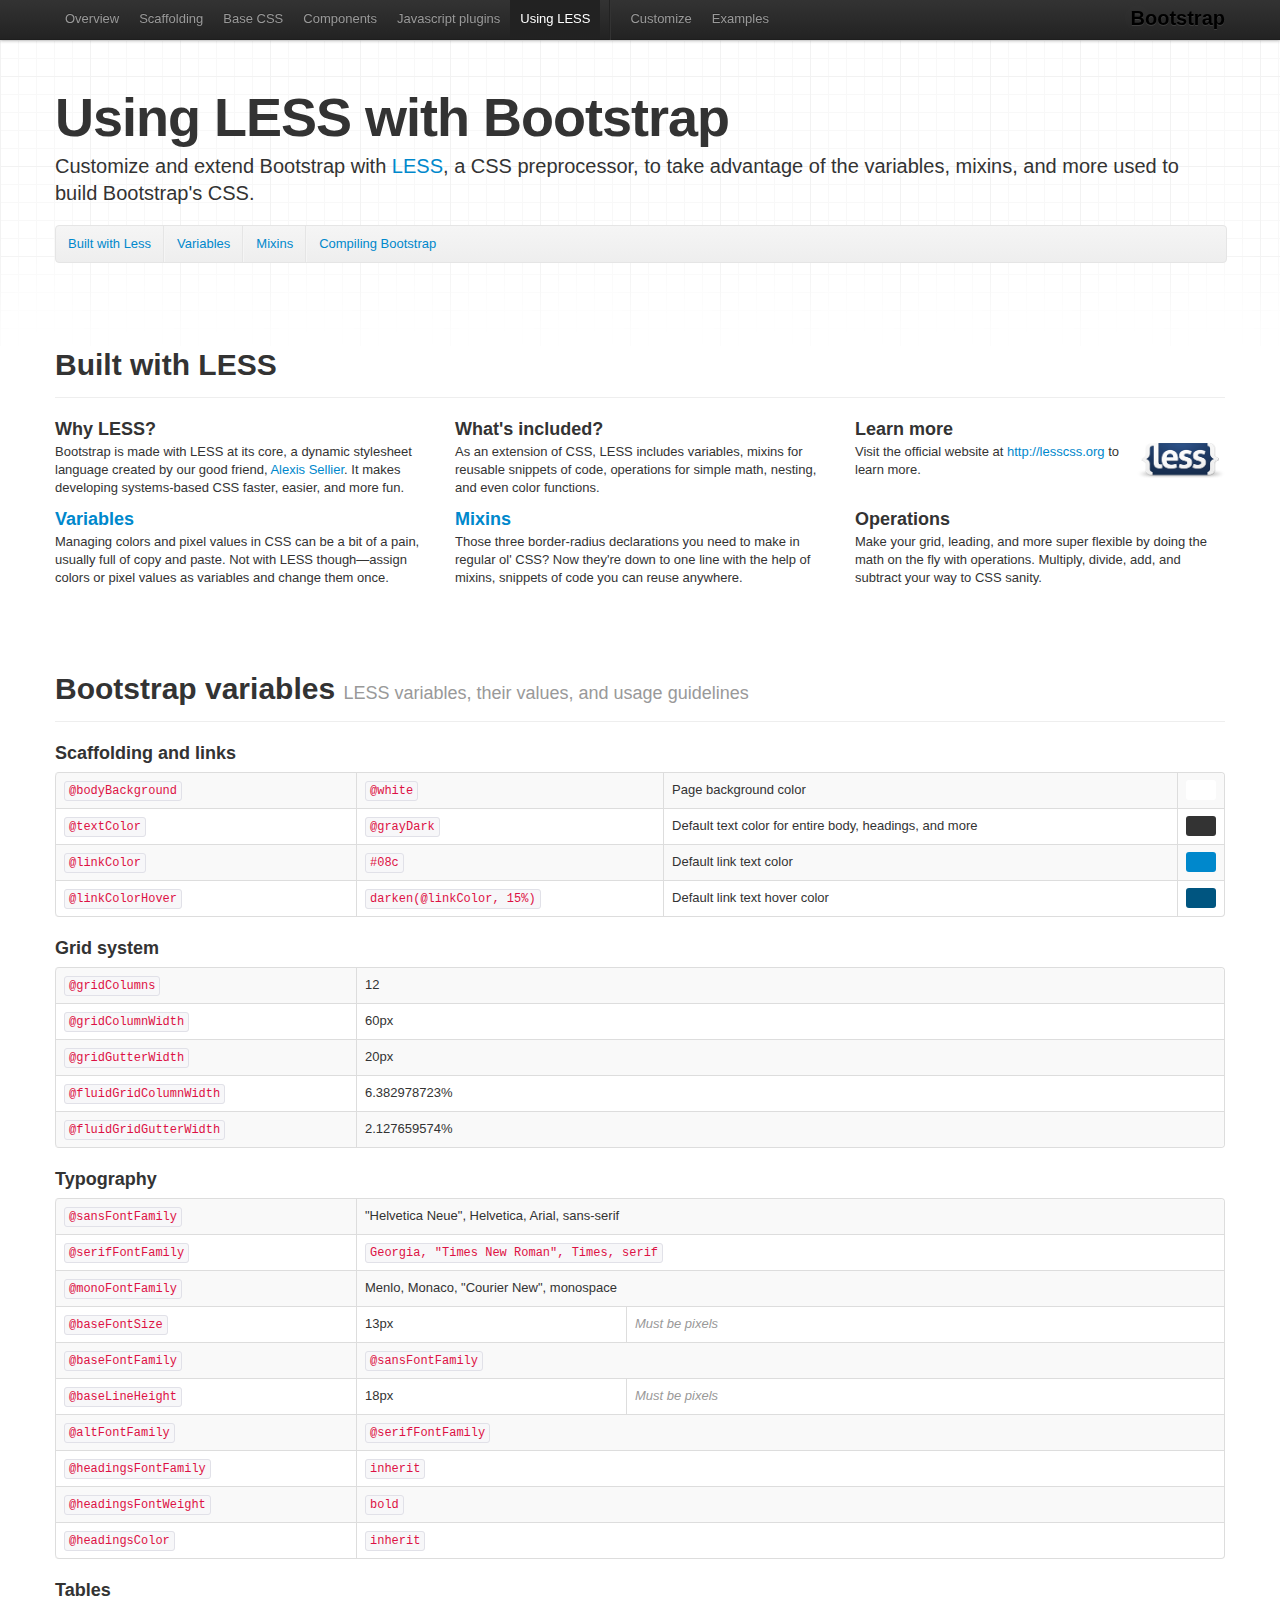
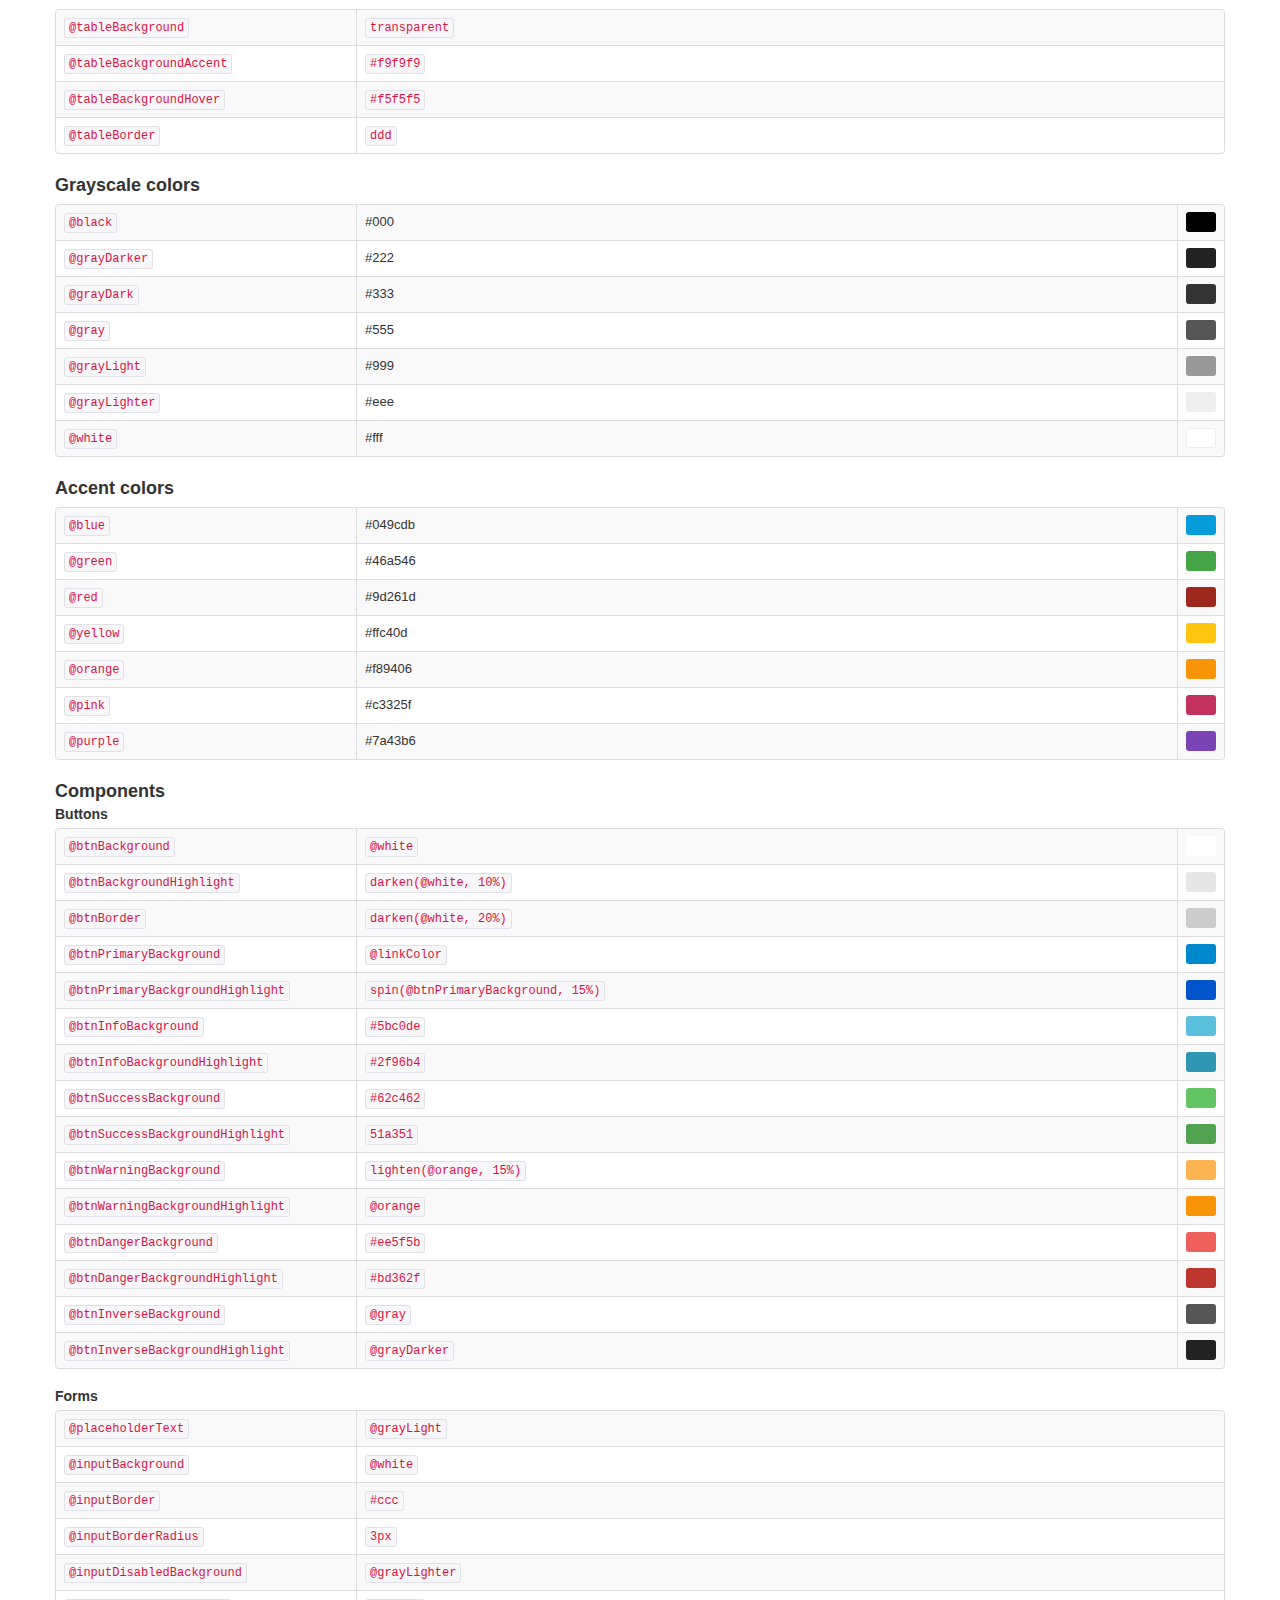
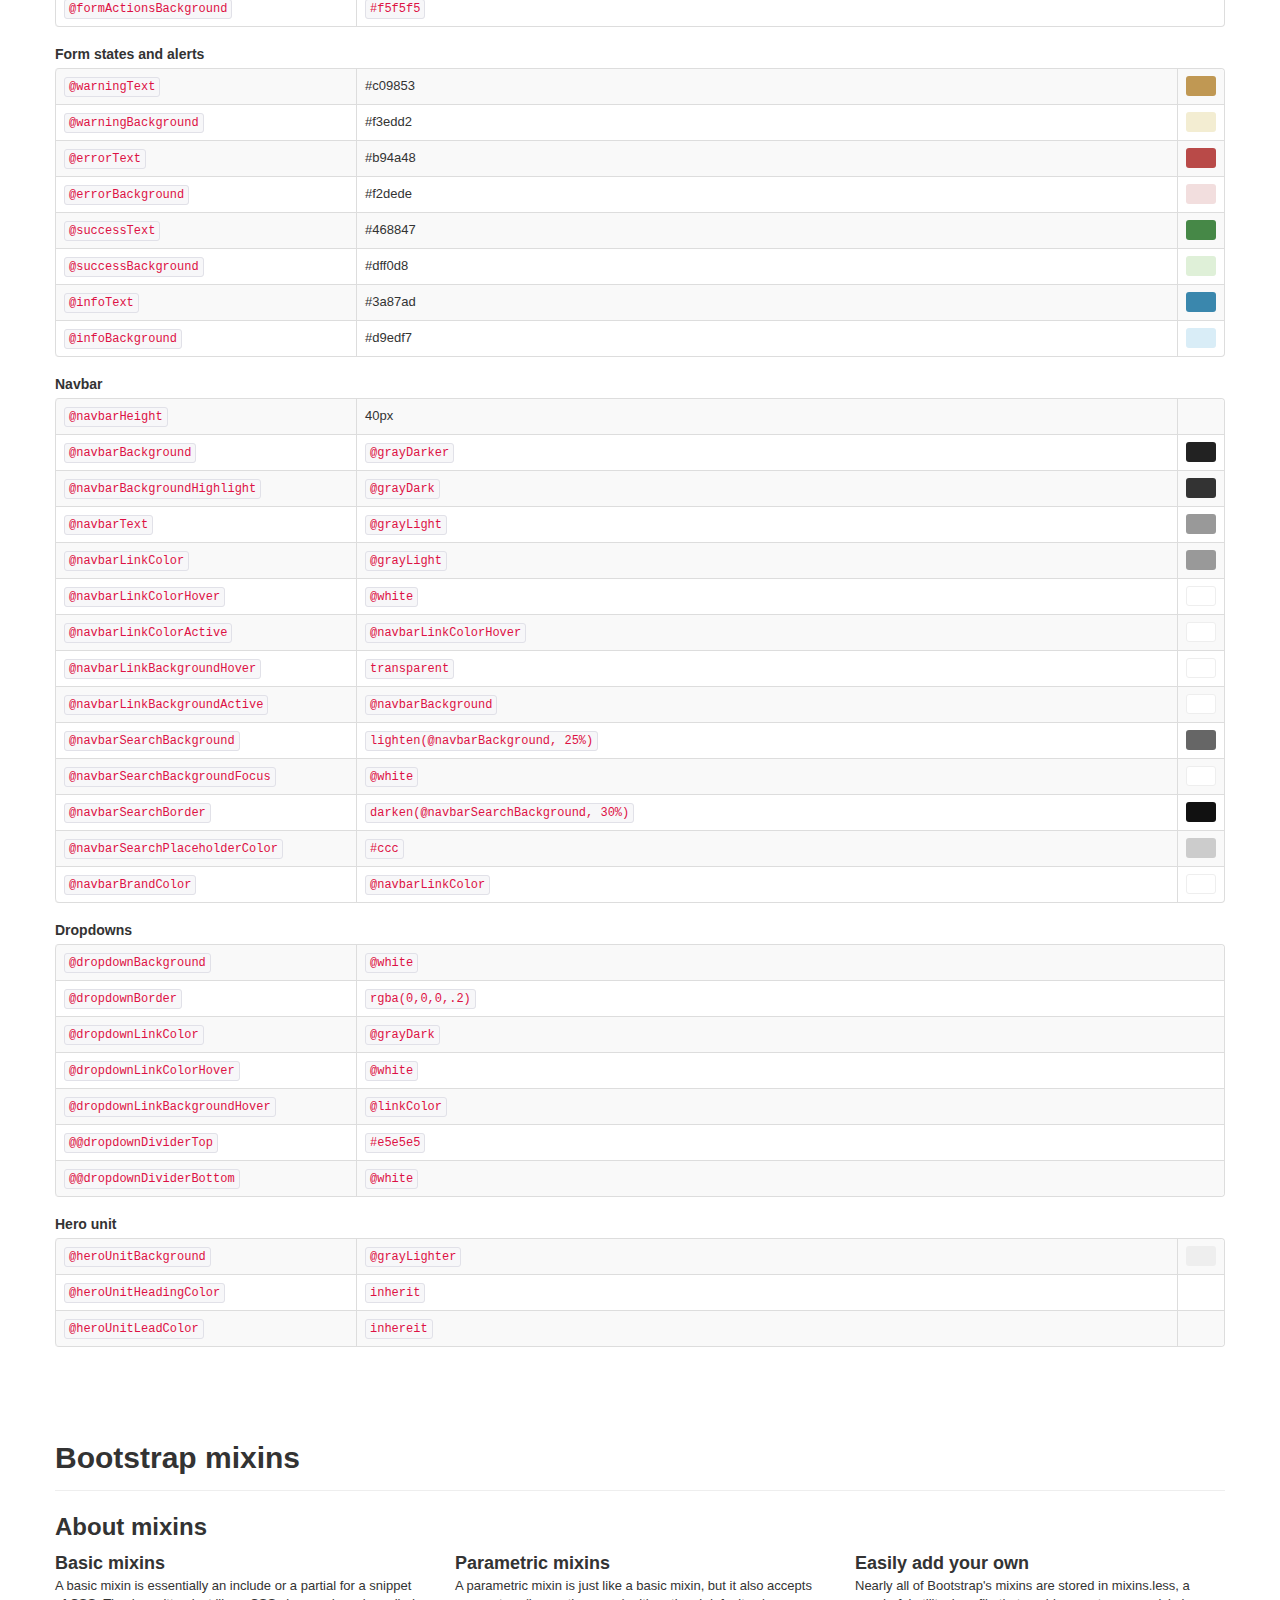
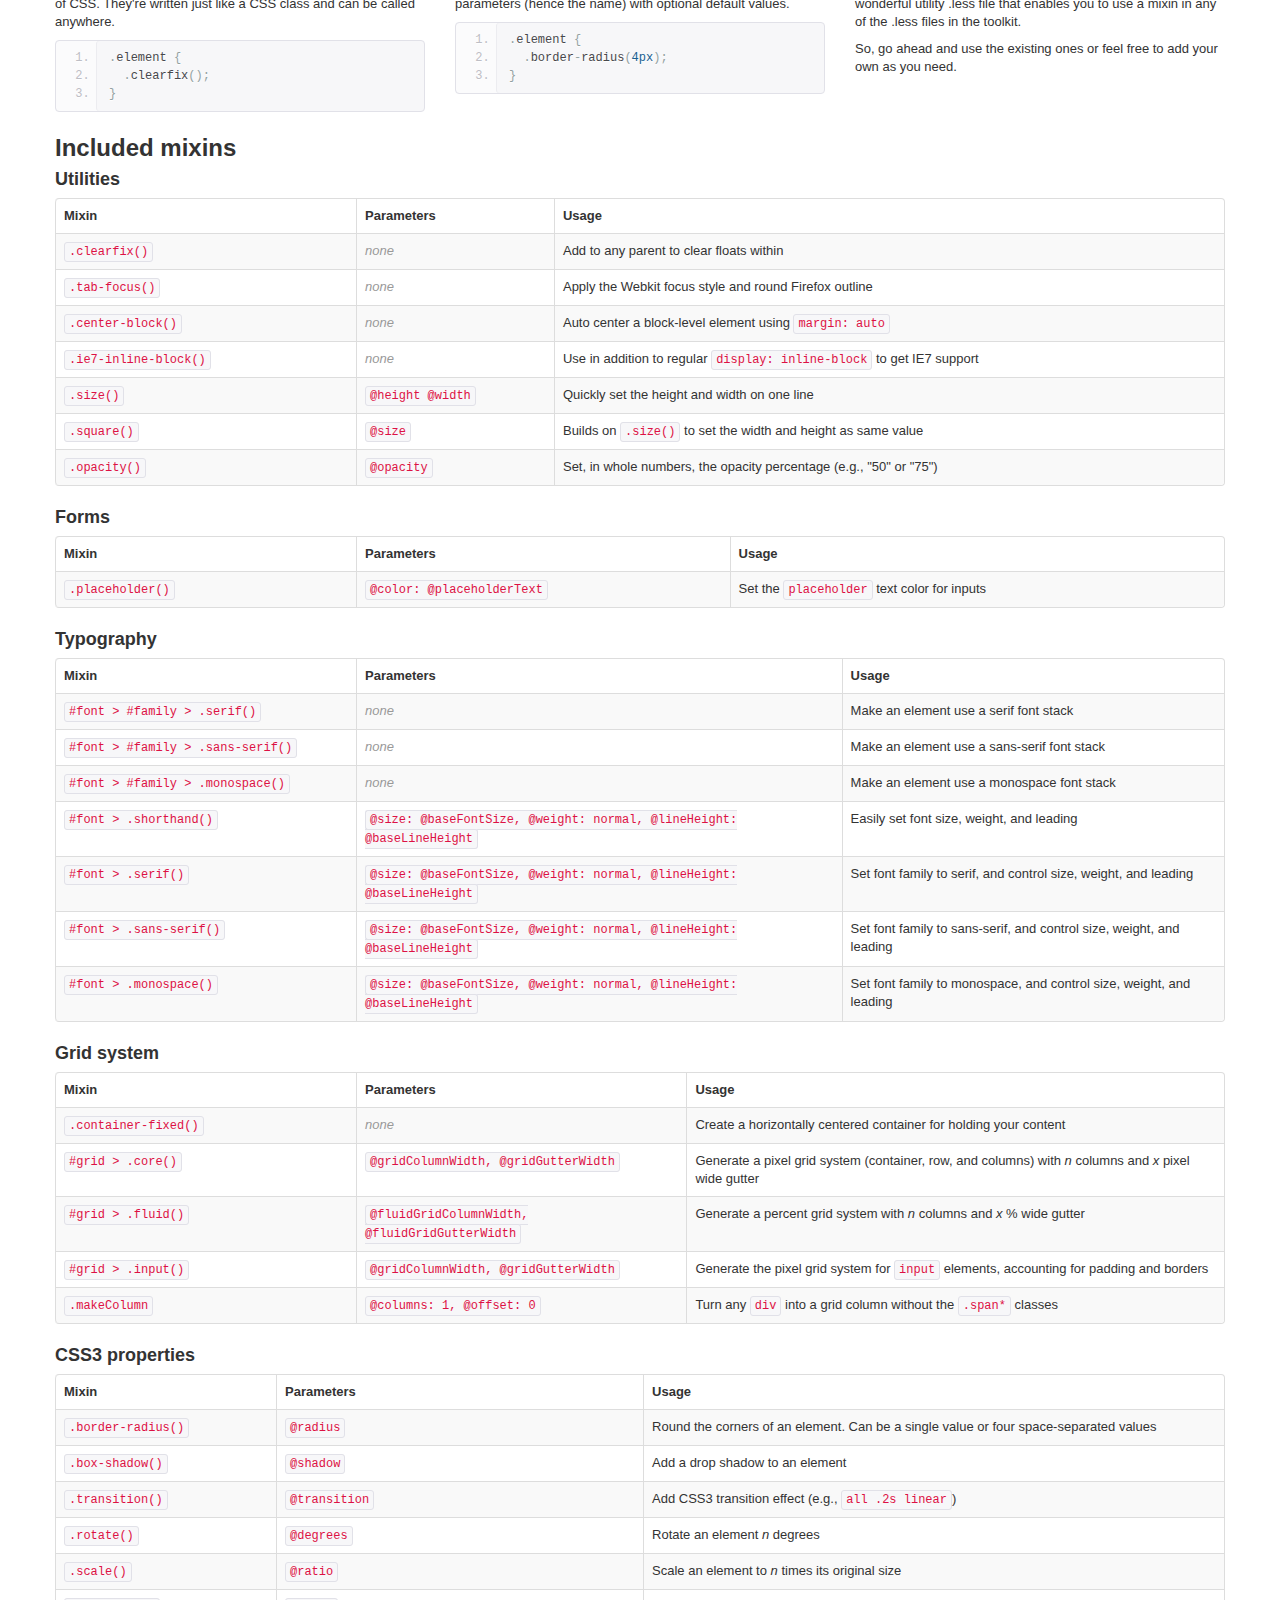
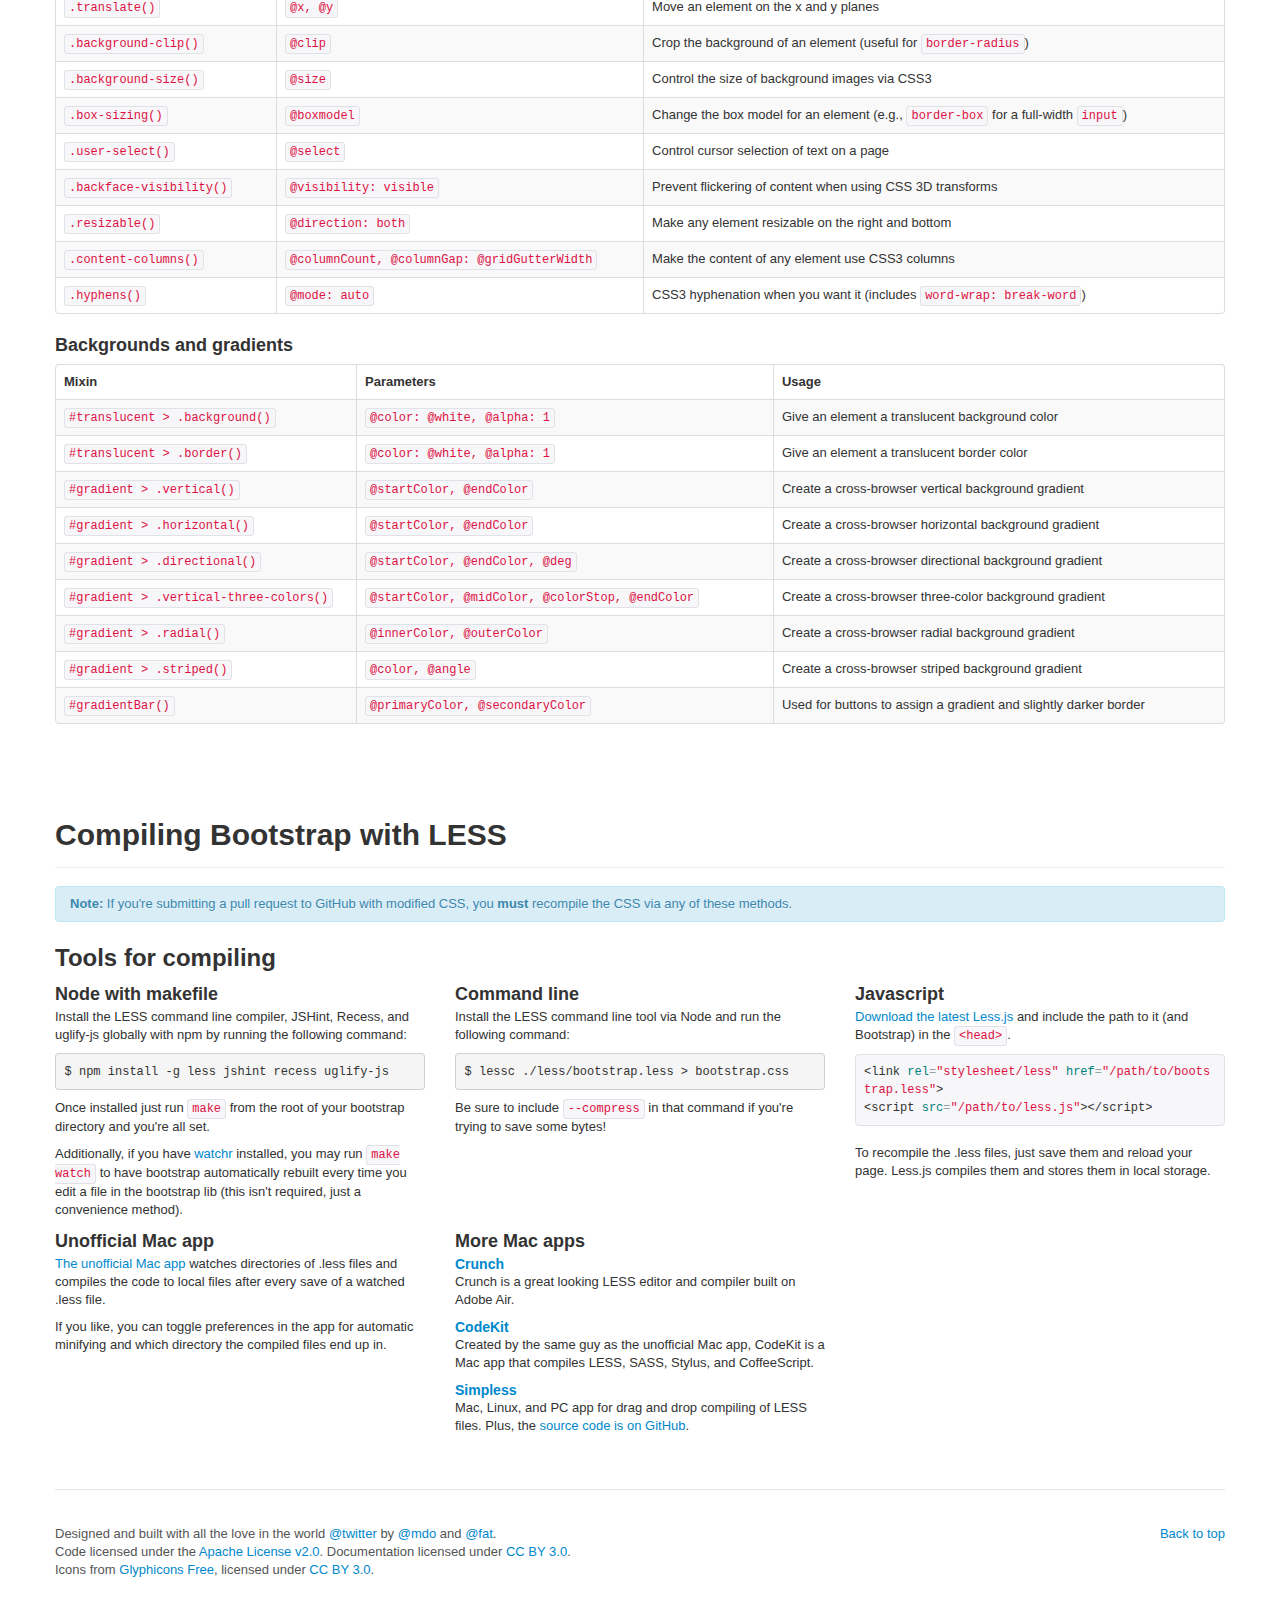
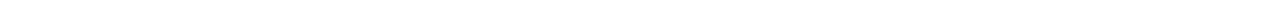
<file: bootstrap/docs/less.html>
<!DOCTYPE html>
<html lang="en">
  <head>
    <meta charset="utf-8">
    <title>Less · Twitter Bootstrap</title>
    <meta name="viewport" content="width=device-width, initial-scale=1.0">
    <meta name="description" content="">
    <meta name="author" content="">

    <!-- Le styles -->
    <link href="assets/css/bootstrap.css" rel="stylesheet">
    <link href="assets/css/bootstrap-responsive.css" rel="stylesheet">
    <link href="assets/css/docs.css" rel="stylesheet">
    <link href="assets/js/google-code-prettify/prettify.css" rel="stylesheet">

    <!-- Le HTML5 shim, for IE6-8 support of HTML5 elements -->
    <!--[if lt IE 9]>
      <script src="http://html5shim.googlecode.com/svn/trunk/html5.js"></script>
    <![endif]-->

    <!-- Le fav and touch icons -->
    <link rel="shortcut icon" href="assets/ico/favicon.ico">
    <link rel="apple-touch-icon-precomposed" sizes="144x144" href="assets/ico/apple-touch-icon-144-precomposed.png">
    <link rel="apple-touch-icon-precomposed" sizes="114x114" href="assets/ico/apple-touch-icon-114-precomposed.png">
    <link rel="apple-touch-icon-precomposed" sizes="72x72" href="assets/ico/apple-touch-icon-72-precomposed.png">
    <link rel="apple-touch-icon-precomposed" href="assets/ico/apple-touch-icon-57-precomposed.png">

  </head>

  <body data-spy="scroll" data-target=".subnav" data-offset="50">


  <!-- Navbar
    ================================================== -->
    <div class="navbar navbar-fixed-top">
      <div class="navbar-inner">
        <div class="container">
          <button type="button"class="btn btn-navbar" data-toggle="collapse" data-target=".nav-collapse">
            <span class="icon-bar"></span>
            <span class="icon-bar"></span>
            <span class="icon-bar"></span>
          </button>
          <a class="brand" href="./index.html">Bootstrap</a>
          <div class="nav-collapse collapse">
            <ul class="nav">
              <li class="">
                <a href="./index.html">Overview</a>
              </li>
              <li class="">
                <a href="./scaffolding.html">Scaffolding</a>
              </li>
              <li class="">
                <a href="./base-css.html">Base CSS</a>
              </li>
              <li class="">
                <a href="./components.html">Components</a>
              </li>
              <li class="">
                <a href="./javascript.html">Javascript plugins</a>
              </li>
              <li class="active">
                <a href="./less.html">Using LESS</a>
              </li>
              <li class="divider-vertical"></li>
              <li class="">
                <a href="./download.html">Customize</a>
              </li>
              <li class="">
                <a href="./examples.html">Examples</a>
              </li>
            </ul>
          </div>
        </div>
      </div>
    </div>

    <div class="container">

<!-- Masthead
================================================== -->
<header class="jumbotron subhead" id="overview">
  <h1>Using LESS with Bootstrap</h1>
  <p class="lead">Customize and extend Bootstrap with <a href="http://lesscss.org" target="_blank">LESS</a>, a CSS preprocessor, to take advantage of the variables, mixins, and more used to build Bootstrap's CSS.</p>
  <div class="subnav">
    <ul class="nav nav-pills">
      <li><a href="#builtWith">Built with Less</a></li>
      <li><a href="#variables">Variables</a></li>
      <li><a href="#mixins">Mixins</a></li>
      <li><a href="#compiling">Compiling Bootstrap</a></li>
    </ul>
  </div>
</header>



<!-- BUILT WITH LESS
================================================== -->
<section id="builtWith">
  <div class="page-header">
    <h1>Built with LESS</h1>
  </div>
  <div class="row">
    <div class="span4">
      <h3>Why LESS?</h3>
      <p>Bootstrap is made with LESS at its core, a dynamic stylesheet language created by our good friend, <a href="http://cloudhead.io">Alexis Sellier</a>. It makes developing systems-based CSS faster, easier, and more fun.</p>
    </div>
    <div class="span4">
      <h3>What's included?</h3>
      <p>As an extension of CSS, LESS includes variables, mixins for reusable snippets of code, operations for simple math, nesting, and even color functions.</p>
    </div>
    <div class="span4">
      <h3>Learn more</h3>
      <img style="float: right; height: 36px;" src="assets/img/less-logo-large.png" alt="LESS CSS">
      <p>Visit the official website at <a href="http://lesscss.org">http://lesscss.org</a> to learn more.</p>
    </div>
  </div>
  <div class="row">
    <div class="span4">
      <h3><a href="#variables">Variables</a></h3>
      <p>Managing colors and pixel values in CSS can be a bit of a pain, usually full of copy and paste. Not with LESS though&mdash;assign colors or pixel values as variables and change them once.</p>
    </div>
    <div class="span4">
      <h3><a href="#mixins">Mixins</a></h3>
      <p>Those three border-radius declarations you need to make in regular ol' CSS? Now they're down to one line with the help of mixins, snippets of code you can reuse anywhere.</p>
    </div>
    <div class="span4">
      <h3>Operations</h3>
      <p>Make your grid, leading, and more super flexible by doing the math on the fly with operations. Multiply, divide, add, and subtract your way to CSS sanity.</p>
    </div>
  </div>
</section>



<!-- VARIABLES
================================================== -->
<section id="variables">
  <div class="page-header">
    <h1>Bootstrap variables <small>LESS variables, their values, and usage guidelines</small></h1>
  </div>

  <h3>Scaffolding and links</h3>
  <table class="table table-bordered table-striped">
    <tbody>
      <tr>
        <td class="span4"><code>@bodyBackground</code></td>
        <td><code>@white</code></td>
        <td>Page background color</td>
        <td class="swatch-col"><span class="swatch" style="background-color: #fff;"></span></td>
      </tr>
      <tr>
        <td><code>@textColor</code></td>
        <td><code>@grayDark</code></td>
        <td>Default text color for entire body, headings, and more</td>
        <td class="swatch-col"><span class="swatch" style="background-color: #333;"></span></td>
      </tr>
      <tr>
        <td><code>@linkColor</code></td>
        <td><code>#08c</code></td>
        <td>Default link text color</td>
        <td class="swatch-col"><span class="swatch" style="background-color: #08c;"></span></td>
      </tr>
      <tr>
        <td><code>@linkColorHover</code></td>
        <td><code>darken(@linkColor, 15%)</code></td>
        <td>Default link text hover color</td>
        <td><span class="swatch" style="background-color: #005580;"></span></td>
      </tr>
    </tbody>
  </table>
  <h3>Grid system</h3>
  <table class="table table-bordered table-striped">
    <tbody>
      <tr>
        <td class="span4"><code>@gridColumns</code></td>
        <td>12</td>
      </tr>
      <tr>
        <td><code>@gridColumnWidth</code></td>
        <td>60px</td>
      </tr>
      <tr>
        <td><code>@gridGutterWidth</code></td>
        <td>20px</td>
      </tr>
      <tr>
        <td><code>@fluidGridColumnWidth</code></td>
        <td>6.382978723%</td>
      </tr>
      <tr>
        <td><code>@fluidGridGutterWidth</code></td>
        <td>2.127659574%</td>
      </tr>
    </tbody>
  </table>
  <h3>Typography</h3>
  <table class="table table-bordered table-striped">
    <tbody>
      <tr>
        <td class="span4"><code>@sansFontFamily</code></td>
        <td colspan="2">"Helvetica Neue", Helvetica, Arial, sans-serif</td>
      </tr>
      <tr>
        <td><code>@serifFontFamily</code></td>
        <td colspan="2"><code>Georgia, "Times New Roman", Times, serif</code></td>
      </tr>
      <tr>
        <td><code>@monoFontFamily</code></td>
        <td colspan="2">Menlo, Monaco, "Courier New", monospace</td>
      </tr>

      <tr>
        <td><code>@baseFontSize</code></td>
        <td>13px</td>
        <td><em class="muted">Must be pixels</em></td>
      </tr>
      <tr>
        <td><code>@baseFontFamily</code></td>
        <td colspan="2"><code>@sansFontFamily</code></td>
      </tr>
      <tr>
        <td><code>@baseLineHeight</code></td>
        <td>18px</td>
        <td><em class="muted">Must be pixels</em></td>
      </tr>
      <tr>
        <td><code>@altFontFamily</code></td>
        <td colspan="2"><code>@serifFontFamily</code></td>
      </tr>

      <tr>
        <td><code>@headingsFontFamily</code></td>
        <td colspan="2"><code>inherit</code></td>
      </tr>
      <tr>
        <td><code>@headingsFontWeight</code></td>
        <td colspan="2"><code>bold</code></td>
      </tr>
      <tr>
        <td><code>@headingsColor</code></td>
        <td colspan="2"><code>inherit</code></td>
      </tr>
    </tbody>
  </table>
  <h3>Tables</h3>
  <table class="table table-bordered table-striped">
    <tbody>
      <tr>
        <td class="span4"><code>@tableBackground</code></td>
        <td><code>transparent</code></td>
      </tr>
      <tr>
        <td><code>@tableBackgroundAccent</code></td>
        <td><code>#f9f9f9</code></td>
      </tr>
      <tr>
        <td><code>@tableBackgroundHover</code></td>
        <td><code>#f5f5f5</code></td>
      </tr>
      <tr>
        <td><code>@tableBorder</code></td>
        <td><code>ddd</code></td>
      </tr>
    </tbody>
  </table>

  <h3>Grayscale colors</h3>
  <table class="table table-bordered table-striped">
    <tbody>
      <tr>
        <td class="span4"><code>@black</code></td>
        <td>#000</td>
        <td class="swatch-col"><span class="swatch" style="background-color: #000;"></span></td>
      </tr>
      <tr>
        <td><code>@grayDarker</code></td>
        <td>#222</td>
        <td><span class="swatch" style="background-color: #222;"></span></td>
      </tr>
      <tr>
        <td><code>@grayDark</code></td>
        <td>#333</td>
        <td><span class="swatch" style="background-color: #333;"></span></td>
      </tr>
      <tr>
        <td><code>@gray</code></td>
        <td>#555</td>
        <td><span class="swatch" style="background-color: #555;"></span></td>
      </tr>
      <tr>
        <td><code>@grayLight</code></td>
        <td>#999</td>
        <td><span class="swatch" style="background-color: #999;"></span></td>
      </tr>
      <tr>
        <td><code>@grayLighter</code></td>
        <td>#eee</td>
        <td><span class="swatch" style="background-color: #eee;"></span></td>
      </tr>
      <tr>
        <td><code>@white</code></td>
        <td>#fff</td>
        <td><span class="swatch swatch-bordered" style="background-color: #fff;"></span></td>
      </tr>
    </tbody>
  </table>
  <h3>Accent colors</h3>
  <table class="table table-bordered table-striped">
    <tbody>
      <tr>
        <td class="span4"><code>@blue</code></td>
        <td>#049cdb</td>
        <td class="swatch-col"><span class="swatch" style="background-color: #049cdb;"></span></td>
      </tr>
      <tr>
        <td><code>@green</code></td>
        <td>#46a546</td>
        <td><span class="swatch" style="background-color: #46a546;"></span></td>
      </tr>
      <tr>
        <td><code>@red</code></td>
        <td>#9d261d</td>
        <td><span class="swatch" style="background-color: #9d261d;"></span></td>
      </tr>
      <tr>
        <td><code>@yellow</code></td>
        <td>#ffc40d</td>
        <td><span class="swatch" style="background-color: #ffc40d;"></span></td>
      </tr>
      <tr>
        <td><code>@orange</code></td>
        <td>#f89406</td>
        <td><span class="swatch" style="background-color: #f89406;"></span></td>
      </tr>
      <tr>
        <td><code>@pink</code></td>
        <td>#c3325f</td>
        <td><span class="swatch" style="background-color: #c3325f;"></span></td>
      </tr>
      <tr>
        <td><code>@purple</code></td>
        <td>#7a43b6</td>
        <td><span class="swatch" style="background-color: #7a43b6;"></span></td>
      </tr>
    </tbody>
  </table>


  <h3>Components</h3>

  <h4>Buttons</h4>
  <table class="table table-bordered table-striped">
    <tbody>
      <tr>
        <td class="span4"><code>@btnBackground</code></td>
        <td><code>@white</code></td>
        <td class="swatch-col"><span class="swatch" style="background-color: #fff;"></span></td>
      </tr>
      <tr>
        <td><code>@btnBackgroundHighlight</code></td>
        <td><code>darken(@white, 10%)</code></td>
        <td class="swatch-col"><span class="swatch" style="background-color: #e6e6e6;"></span></td>
      </tr>
      <tr>
        <td><code>@btnBorder</code></td>
        <td><code>darken(@white, 20%)</code></td>
        <td class="swatch-col"><span class="swatch" style="background-color: #ccc;"></span></td>
      </tr>

      <tr>
        <td><code>@btnPrimaryBackground</code></td>
        <td><code>@linkColor</code></td>
        <td class="swatch-col"><span class="swatch" style="background-color: #08c;"></span></td>
      </tr>
      <tr>
        <td><code>@btnPrimaryBackgroundHighlight</code></td>
        <td><code>spin(@btnPrimaryBackground, 15%)</code></td>
        <td class="swatch-col"><span class="swatch" style="background-color: #05c;"></span></td>
      </tr>

      <tr>
        <td><code>@btnInfoBackground</code></td>
        <td><code>#5bc0de</code></td>
        <td class="swatch-col"><span class="swatch" style="background-color: #5bc0de;"></span></td>
      </tr>
      <tr>
        <td><code>@btnInfoBackgroundHighlight</code></td>
        <td><code>#2f96b4</code></td>
        <td class="swatch-col"><span class="swatch" style="background-color: #2f96b4;"></span></td>
      </tr>

      <tr>
        <td><code>@btnSuccessBackground</code></td>
        <td><code>#62c462</code></td>
        <td class="swatch-col"><span class="swatch" style="background-color: #62c462;"></span></td>
      </tr>
      <tr>
        <td><code>@btnSuccessBackgroundHighlight</code></td>
        <td><code>51a351</code></td>
        <td class="swatch-col"><span class="swatch" style="background-color: #51a351;"></span></td>
      </tr>

      <tr>
        <td><code>@btnWarningBackground</code></td>
        <td><code>lighten(@orange, 15%)</code></td>
        <td class="swatch-col"><span class="swatch" style="background-color: #fbb450;"></span></td>
      </tr>
      <tr>
        <td><code>@btnWarningBackgroundHighlight</code></td>
        <td><code>@orange</code></td>
        <td class="swatch-col"><span class="swatch" style="background-color: #f89406;"></span></td>
      </tr>

      <tr>
        <td><code>@btnDangerBackground</code></td>
        <td><code>#ee5f5b</code></td>
        <td class="swatch-col"><span class="swatch" style="background-color: #ee5f5b;"></span></td>
      </tr>
      <tr>
        <td><code>@btnDangerBackgroundHighlight</code></td>
        <td><code>#bd362f</code></td>
        <td class="swatch-col"><span class="swatch" style="background-color: #bd362f;"></span></td>
      </tr>

      <tr>
        <td><code>@btnInverseBackground</code></td>
        <td><code>@gray</code></td>
        <td class="swatch-col"><span class="swatch" style="background-color: #555;"></span></td>
      </tr>
      <tr>
        <td><code>@btnInverseBackgroundHighlight</code></td>
        <td><code>@grayDarker</code></td>
        <td class="swatch-col"><span class="swatch" style="background-color: #222;"></span></td>
      </tr>
    </tbody>
  </table>
  <h4>Forms</h4>
  <table class="table table-bordered table-striped">
    <tbody>
      <tr>
        <td class="span4"><code>@placeholderText</code></td>
        <td><code>@grayLight</code></td>
      </tr>
      <tr>
        <td><code>@inputBackground</code></td>
        <td><code>@white</code></td>
      </tr>
      <tr>
        <td><code>@inputBorder</code></td>
        <td><code>#ccc</code></td>
      </tr>
      <tr>
        <td><code>@inputBorderRadius</code></td>
        <td><code>3px</code></td>
      </tr>
      <tr>
        <td><code>@inputDisabledBackground</code></td>
        <td><code>@grayLighter</code></td>
      </tr>
      <tr>
        <td><code>@formActionsBackground</code></td>
        <td><code>#f5f5f5</code></td>
      </tr>
    </tbody>
  </table>
  <h4>Form states and alerts</h4>
  <table class="table table-bordered table-striped">
    <tbody>
      <tr>
        <td class="span4"><code>@warningText</code></td>
        <td>#c09853</td>
        <td><span class="swatch" style="background-color: #c09853;"></span></td>
      </tr>
      <tr>
        <td><code>@warningBackground</code></td>
        <td>#f3edd2</td>
        <td class="swatch-col"><span class="swatch" style="background-color: #f3edd2;"></span></td>
      </tr>
      <tr>
        <td><code>@errorText</code></td>
        <td>#b94a48</td>
        <td><span class="swatch" style="background-color: #b94a48;"></span></td>
      </tr>
      <tr>
        <td><code>@errorBackground</code></td>
        <td>#f2dede</td>
        <td><span class="swatch" style="background-color: #f2dede;"></span></td>
      </tr>
      <tr>
        <td><code>@successText</code></td>
        <td>#468847</td>
        <td><span class="swatch" style="background-color: #468847;"></span></td>
      </tr>
      <tr>
        <td><code>@successBackground</code></td>
        <td>#dff0d8</td>
        <td><span class="swatch" style="background-color: #dff0d8;"></span></td>
      </tr>
      <tr>
        <td><code>@infoText</code></td>
        <td>#3a87ad</td>
        <td><span class="swatch" style="background-color: #3a87ad;"></span></td>
      </tr>
      <tr>
        <td><code>@infoBackground</code></td>
        <td>#d9edf7</td>
        <td><span class="swatch" style="background-color: #d9edf7;"></span></td>
      </tr>
    </tbody>
  </table>

  <h4>Navbar</h4>
  <table class="table table-bordered table-striped">
    <tbody>
      <tr>
        <td class="span4"><code>@navbarHeight</code></td>
        <td>40px</td>
        <td class="swatch-col"></td>
      </tr>
      <tr>
        <td><code>@navbarBackground</code></td>
        <td><code>@grayDarker</code></td>
        <td><span class="swatch" style="background-color: #222;"></span></td>
      </tr>
      <tr>
        <td><code>@navbarBackgroundHighlight</code></td>
        <td><code>@grayDark</code></td>
        <td><span class="swatch" style="background-color: #333;"></span></td>
      </tr>

      <tr>
        <td><code>@navbarText</code></td>
        <td><code>@grayLight</code></td>
        <td><span class="swatch" style="background-color: #999;"></span></td>
      </tr>
      <tr>
        <td><code>@navbarLinkColor</code></td>
        <td><code>@grayLight</code></td>
        <td><span class="swatch" style="background-color: #999;"></span></td>
      </tr>
      <tr>
        <td><code>@navbarLinkColorHover</code></td>
        <td><code>@white</code></td>
        <td><span class="swatch swatch-bordered" style="background-color: #fff;"></span></td>
      </tr>
      <tr>
        <td><code>@navbarLinkColorActive</code></td>
        <td><code>@navbarLinkColorHover</code></td>
        <td><span class="swatch swatch-bordered" style="background-color: #fff;"></span></td>
      </tr>
      <tr>
        <td><code>@navbarLinkBackgroundHover</code></td>
        <td><code>transparent</code></td>
        <td><span class="swatch swatch-bordered" style="background-color: transparent;"></span></td>
      </tr>
      <tr>
        <td><code>@navbarLinkBackgroundActive</code></td>
        <td><code>@navbarBackground</code></td>
        <td><span class="swatch swatch-bordered" style="background-color: #fff;"></span></td>
      </tr>

      <tr>
        <td><code>@navbarSearchBackground</code></td>
        <td><code>lighten(@navbarBackground, 25%)</code></td>
        <td><span class="swatch" style="background-color: #666;"></span></td>
      </tr>
      <tr>
        <td><code>@navbarSearchBackgroundFocus</code></td>
        <td><code>@white</code></td>
        <td><span class="swatch swatch-bordered" style="background-color: #fff;"></span></td>
      </tr>
      <tr>
        <td><code>@navbarSearchBorder</code></td>
        <td><code>darken(@navbarSearchBackground, 30%)</code></td>
        <td><span class="swatch" style="background-color: #111;"></span></td>
      </tr>
      <tr>
        <td><code>@navbarSearchPlaceholderColor</code></td>
        <td><code>#ccc</code></td>
        <td><span class="swatch" style="background-color: #ccc;"></span></td>
      </tr>
      <tr>
        <td><code>@navbarBrandColor</code></td>
        <td><code>@navbarLinkColor</code></td>
        <td><span class="swatch swatch-bordered" style="background-color: #fff;"></span></td>
      </tr>
    </tbody>
  </table>
  <h4>Dropdowns</h4>
  <table class="table table-bordered table-striped">
    <tbody>
      <tr>
        <td class="span4"><code>@dropdownBackground</code></td>
        <td><code>@white</code></td>
      </tr>
      <tr>
        <td><code>@dropdownBorder</code></td>
        <td><code>rgba(0,0,0,.2)</code></td>
      </tr>
      <tr>
        <td><code>@dropdownLinkColor</code></td>
        <td><code>@grayDark</code></td>
      </tr>
      <tr>
        <td><code>@dropdownLinkColorHover</code></td>
        <td><code>@white</code></td>
      </tr>
      <tr>
        <td><code>@dropdownLinkBackgroundHover</code></td>
        <td><code>@linkColor</code></td>
      </tr>
      <tr>
        <td><code>@@dropdownDividerTop</code></td>
        <td><code>#e5e5e5</code></td>
      </tr>
      <tr>
        <td><code>@@dropdownDividerBottom</code></td>
        <td><code>@white</code></td>
      </tr>
    </tbody>
  </table>
  <h4>Hero unit</h4>
  <table class="table table-bordered table-striped">
    <tbody>
      <tr>
        <td class="span4"><code>@heroUnitBackground</code></td>
        <td><code>@grayLighter</code></td>
        <td class="swatch-col"><span class="swatch" style="background-color: #eee;"></span></td>
      </tr>
      <tr>
        <td class="span2"><code>@heroUnitHeadingColor</code></td>
        <td><code>inherit</code></td>
        <td></td>
      </tr>
      <tr>
        <td><code>@heroUnitLeadColor</code></td>
        <td><code>inhereit</code></td>
        <td></td>
      </tr>
    </tbody>
  </table>


</section>



<!-- MIXINS
================================================== -->
<section id="mixins">
  <div class="page-header">
    <h1>Bootstrap mixins <small></small></h1>
  </div>
  <h2>About mixins</h2>
  <div class="row">
    <div class="span4">
      <h3>Basic mixins</h3>
      <p>A basic mixin is essentially an include or a partial for a snippet of CSS. They're written just like a CSS class and can be called anywhere.</p>
<pre class="prettyprint linenums">
.element {
  .clearfix();
}
</pre>
    </div><!-- /span4 -->
    <div class="span4">
      <h3>Parametric mixins</h3>
      <p>A parametric mixin is just like a basic mixin, but it also accepts parameters (hence the name) with optional default values.</p>
<pre class="prettyprint linenums">
.element {
  .border-radius(4px);
}
</pre>
    </div><!-- /span4 -->
    <div class="span4">
      <h3>Easily add your own</h3>
      <p>Nearly all of Bootstrap's mixins are stored in mixins.less, a wonderful utility .less file that enables you to use a mixin in any of the .less files in the toolkit.</p>
      <p>So, go ahead and use the existing ones or feel free to add your own as you need.</p>
    </div><!-- /span4 -->
  </div><!-- /row -->
  <h2>Included mixins</h2>
  <h3>Utilities</h3>
  <table class="table table-bordered table-striped">
    <thead>
      <tr>
        <th class="span4">Mixin</th>
        <th>Parameters</th>
        <th>Usage</th>
      </tr>
    </thead>
    <tbody>
      <tr>
        <td><code>.clearfix()</code></td>
        <td><em class="muted">none</em></td>
        <td>Add to any parent to clear floats within</td>
      </tr>
      <tr>
        <td><code>.tab-focus()</code></td>
        <td><em class="muted">none</em></td>
        <td>Apply the Webkit focus style and round Firefox outline</td>
      </tr>
      <tr>
        <td><code>.center-block()</code></td>
        <td><em class="muted">none</em></td>
        <td>Auto center a block-level element using <code>margin: auto</code></td>
      </tr>
      <tr>
        <td><code>.ie7-inline-block()</code></td>
        <td><em class="muted">none</em></td>
        <td>Use in addition to regular <code>display: inline-block</code> to get IE7 support</td>
      </tr>
      <tr>
        <td><code>.size()</code></td>
        <td><code>@height @width</code></td>
        <td>Quickly set the height and width on one line</td>
      </tr>
      <tr>
        <td><code>.square()</code></td>
        <td><code>@size</code></td>
        <td>Builds on <code>.size()</code> to set the width and height as same value</td>
      </tr>
      <tr>
        <td><code>.opacity()</code></td>
        <td><code>@opacity</code></td>
        <td>Set, in whole numbers, the opacity percentage (e.g., "50" or "75")</td>
      </tr>
    </tbody>
  </table>
  <h3>Forms</h3>
  <table class="table table-bordered table-striped">
    <thead>
      <tr>
        <th class="span4">Mixin</th>
        <th>Parameters</th>
        <th>Usage</th>
      </tr>
    </thead>
    <tbody>
      <tr>
        <td><code>.placeholder()</code></td>
        <td><code>@color: @placeholderText</code></td>
        <td>Set the <code>placeholder</code> text color for inputs</td>
      </tr>
    </tbody>
  </table>
  <h3>Typography</h3>
  <table class="table table-bordered table-striped">
    <thead>
      <tr>
        <th class="span4">Mixin</th>
        <th>Parameters</th>
        <th>Usage</th>
      </tr>
    </thead>
    <tbody>
      <tr>
        <td><code>#font > #family > .serif()</code></td>
        <td><em class="muted">none</em></td>
        <td>Make an element use a serif font stack</td>
      </tr>
      <tr>
        <td><code>#font > #family > .sans-serif()</code></td>
        <td><em class="muted">none</em></td>
        <td>Make an element use a sans-serif font stack</td>
      </tr>
      <tr>
        <td><code>#font > #family > .monospace()</code></td>
        <td><em class="muted">none</em></td>
        <td>Make an element use a monospace font stack</td>
      </tr>
      <tr>
        <td><code>#font > .shorthand()</code></td>
        <td><code>@size: @baseFontSize, @weight: normal, @lineHeight: @baseLineHeight</code></td>
        <td>Easily set font size, weight, and leading</td>
      </tr>
      <tr>
        <td><code>#font > .serif()</code></td>
        <td><code>@size: @baseFontSize, @weight: normal, @lineHeight: @baseLineHeight</code></td>
        <td>Set font family to serif, and control size, weight, and leading</td>
      </tr>
      <tr>
        <td><code>#font > .sans-serif()</code></td>
        <td><code>@size: @baseFontSize, @weight: normal, @lineHeight: @baseLineHeight</code></td>
        <td>Set font family to sans-serif, and control size, weight, and leading</td>
      </tr>
      <tr>
        <td><code>#font > .monospace()</code></td>
        <td><code>@size: @baseFontSize, @weight: normal, @lineHeight: @baseLineHeight</code></td>
        <td>Set font family to monospace, and control size, weight, and leading</td>
      </tr>
    </tbody>
  </table>
  <h3>Grid system</h3>
  <table class="table table-bordered table-striped">
    <thead>
      <tr>
        <th class="span4">Mixin</th>
        <th>Parameters</th>
        <th>Usage</th>
      </tr>
    </thead>
    <tbody>
      <tr>
        <td><code>.container-fixed()</code></td>
        <td><em class="muted">none</em></td>
        <td>Create a horizontally centered container for holding your content</td>
      </tr>
      <tr>
        <td><code>#grid > .core()</code></td>
        <td><code>@gridColumnWidth, @gridGutterWidth</code></td>
        <td>Generate a pixel grid system (container, row, and columns) with <em>n</em> columns and <em>x</em> pixel wide gutter</td>
      </tr>
      <tr>
        <td><code>#grid > .fluid()</code></td>
        <td><code>@fluidGridColumnWidth, @fluidGridGutterWidth</code></td>
        <td>Generate a percent grid system with <em>n</em> columns and <em>x</em> % wide gutter</td>
      </tr>
      <tr>
        <td><code>#grid > .input()</code></td>
        <td><code>@gridColumnWidth, @gridGutterWidth</code></td>
        <td>Generate the pixel grid system for <code>input</code> elements, accounting for padding and borders</td>
      </tr>
      <tr>
        <td><code>.makeColumn</code></td>
        <td><code>@columns: 1, @offset: 0</code></td>
        <td>Turn any <code>div</code> into a grid column without the <code>.span*</code> classes</td>
      </tr>
    </tbody>
  </table>
  <h3>CSS3 properties</h3>
  <table class="table table-bordered table-striped">
    <thead>
      <tr>
        <th class="span3">Mixin</th>
        <th>Parameters</th>
        <th>Usage</th>
      </tr>
    </thead>
    <tbody>
      <tr>
        <td><code>.border-radius()</code></td>
        <td><code>@radius</code></td>
        <td>Round the corners of an element. Can be a single value or four space-separated values</td>
      </tr>
      <tr>
        <td><code>.box-shadow()</code></td>
        <td><code>@shadow</code></td>
        <td>Add a drop shadow to an element</td>
      </tr>
      <tr>
        <td><code>.transition()</code></td>
        <td><code>@transition</code></td>
        <td>Add CSS3 transition effect (e.g., <code>all .2s linear</code>)</td>
      </tr>
      <tr>
        <td><code>.rotate()</code></td>
        <td><code>@degrees</code></td>
        <td>Rotate an element <em>n</em> degrees</td>
      </tr>
      <tr>
        <td><code>.scale()</code></td>
        <td><code>@ratio</code></td>
        <td>Scale an element to <em>n</em> times its original size</td>
      </tr>
      <tr>
        <td><code>.translate()</code></td>
        <td><code>@x, @y</code></td>
        <td>Move an element on the x and y planes</td>
      </tr>
      <tr>
        <td><code>.background-clip()</code></td>
        <td><code>@clip</code></td>
        <td>Crop the background of an element (useful for <code>border-radius</code>)</td>
      </tr>
      <tr>
        <td><code>.background-size()</code></td>
        <td><code>@size</code></td>
        <td>Control the size of background images via CSS3</td>
      </tr>
      <tr>
        <td><code>.box-sizing()</code></td>
        <td><code>@boxmodel</code></td>
        <td>Change the box model for an element (e.g., <code>border-box</code> for a full-width <code>input</code>)</td>
      </tr>
      <tr>
        <td><code>.user-select()</code></td>
        <td><code>@select</code></td>
        <td>Control cursor selection of text on a page</td>
      </tr>
      <tr>
        <td><code>.backface-visibility()</code></td>
        <td><code>@visibility: visible</code></td>
        <td>Prevent flickering of content when using CSS 3D transforms</td>
      </tr>
      <tr>
        <td><code>.resizable()</code></td>
        <td><code>@direction: both</code></td>
        <td>Make any element resizable on the right and bottom</td>
      </tr>
      <tr>
        <td><code>.content-columns()</code></td>
        <td><code>@columnCount, @columnGap: @gridGutterWidth</code></td>
        <td>Make the content of any element use CSS3 columns</td>
      </tr>
      <tr>
        <td><code>.hyphens()</code></td>
        <td><code>@mode: auto</code></td>
        <td>CSS3 hyphenation when you want it (includes <code>word-wrap: break-word</code>)</td>
      </tr>
    </tbody>
  </table>
  <h3>Backgrounds and gradients</h3>
  <table class="table table-bordered table-striped">
    <thead>
      <tr>
        <th class="span4">Mixin</th>
        <th>Parameters</th>
        <th>Usage</th>
      </tr>
    </thead>
    <tbody>
      <tr>
        <td><code>#translucent > .background()</code></td>
        <td><code>@color: @white, @alpha: 1</code></td>
        <td>Give an element a translucent background color</td>
      </tr>
      <tr>
        <td><code>#translucent > .border()</code></td>
        <td><code>@color: @white, @alpha: 1</code></td>
        <td>Give an element a translucent border color</td>
      </tr>
      <tr>
        <td><code>#gradient > .vertical()</code></td>
        <td><code>@startColor, @endColor</code></td>
        <td>Create a cross-browser vertical background gradient</td>
      </tr>
      <tr>
        <td><code>#gradient > .horizontal()</code></td>
        <td><code>@startColor, @endColor</code></td>
        <td>Create a cross-browser horizontal background gradient</td>
      </tr>
      <tr>
        <td><code>#gradient > .directional()</code></td>
        <td><code>@startColor, @endColor, @deg</code></td>
        <td>Create a cross-browser directional background gradient</td>
      </tr>
      <tr>
        <td><code>#gradient > .vertical-three-colors()</code></td>
        <td><code>@startColor, @midColor, @colorStop, @endColor</code></td>
        <td>Create a cross-browser three-color background gradient</td>
      </tr>
      <tr>
        <td><code>#gradient > .radial()</code></td>
        <td><code>@innerColor, @outerColor</code></td>
        <td>Create a cross-browser radial background gradient</td>
      </tr>
      <tr>
        <td><code>#gradient > .striped()</code></td>
        <td><code>@color, @angle</code></td>
        <td>Create a cross-browser striped background gradient</td>
      </tr>
      <tr>
        <td><code>#gradientBar()</code></td>
        <td><code>@primaryColor, @secondaryColor</code></td>
        <td>Used for buttons to assign a gradient and slightly darker border</td>
      </tr>
    </tbody>
  </table>
</section>



<!-- COMPILING LESS AND BOOTSTRAP
================================================== -->
<section id="compiling">
  <div class="page-header">
    <h1>Compiling Bootstrap with LESS</h1>
  </div>
  <div class="alert alert-info">
    <strong>Note:</strong> If you're submitting a pull request to GitHub with modified CSS, you <strong>must</strong> recompile the CSS via any of these methods.
  </div>
  <h2>Tools for compiling</h2>
  <div class="row">
    <div class="span4">
      <h3>Node with makefile</h3>
      <p>Install the LESS command line compiler, JSHint, Recess, and uglify-js globally with npm by running the following command:</p>
      <pre>$ npm install -g less jshint recess uglify-js</pre>
      <p>Once installed just run <code>make</code> from the root of your bootstrap directory and you're all set.</p>
      <p>Additionally, if you have <a href="https://github.com/mynyml/watchr">watchr</a> installed, you may run <code>make watch</code> to have bootstrap automatically rebuilt every time you edit a file in the bootstrap lib (this isn't required, just a convenience method).</p>
    </div><!-- /span4 -->
    <div class="span4">
      <h3>Command line</h3>
      <p>Install the LESS command line tool via Node and run the following command:</p>
        <pre>$ lessc ./less/bootstrap.less > bootstrap.css</pre>
      <p>Be sure to include <code>--compress</code> in that command if you're trying to save some bytes!</p>
    </div><!-- /span4 -->
    <div class="span4">
      <h3>Javascript</h3>
      <p><a href="http://lesscss.org/">Download the latest Less.js</a> and include the path to it (and Bootstrap) in the <code>&lt;head&gt;</code>.</p>
<pre class="prettyprint">
&lt;link rel="stylesheet/less" href="/path/to/bootstrap.less"&gt;
&lt;script src="/path/to/less.js"&gt;&lt;/script&gt;
</pre>
      <p>To recompile the .less files, just save them and reload your page. Less.js compiles them and stores them in local storage.</p>
    </div><!-- /span4 -->
  </div><!-- /row -->
  <div class="row">
    <div class="span4">
      <h3>Unofficial Mac app</h3>
      <p><a href="http://incident57.com/less/">The unofficial Mac app</a> watches directories of .less files and compiles the code to local files after every save of a watched .less file.</p>
      <p>If you like, you can toggle preferences in the app for automatic minifying and which directory the compiled files end up in.</p>
    </div><!-- /span4 -->
    <div class="span4">
      <h3>More Mac apps</h3>
      <h4><a href="http://crunchapp.net/" target="_blank">Crunch</a></h4>
      <p>Crunch is a great looking LESS editor and compiler built on Adobe Air.</p>
      <h4><a href="http://incident57.com/codekit/" target="_blank">CodeKit</a></h4>
      <p>Created by the same guy as the unofficial Mac app, CodeKit is a Mac app that compiles LESS, SASS, Stylus, and CoffeeScript.</p>
      <h4><a href="http://wearekiss.com/simpless" target="_blank">Simpless</a></h4>
      <p>Mac, Linux, and PC app for drag and drop compiling of LESS files. Plus, the <a href="https://github.com/Paratron/SimpLESS" target="_blank">source code is on GitHub</a>.</p>
    </div><!-- /span4 -->
  </div><!-- /row -->
</section>


     <!-- Footer
      ================================================== -->
      <footer class="footer">
        <p class="pull-right"><a href="#">Back to top</a></p>
        <p>Designed and built with all the love in the world <a href="http://twitter.com/twitter" target="_blank">@twitter</a> by <a href="http://twitter.com/mdo" target="_blank">@mdo</a> and <a href="http://twitter.com/fat" target="_blank">@fat</a>.</p>
        <p>Code licensed under the <a href="http://www.apache.org/licenses/LICENSE-2.0" target="_blank">Apache License v2.0</a>. Documentation licensed under <a href="http://creativecommons.org/licenses/by/3.0/">CC BY 3.0</a>.</p>
        <p>Icons from <a href="http://glyphicons.com">Glyphicons Free</a>, licensed under <a href="http://creativecommons.org/licenses/by/3.0/">CC BY 3.0</a>.</p>
      </footer>

    </div><!-- /container -->



    <!-- Le javascript
    ================================================== -->
    <!-- Placed at the end of the document so the pages load faster -->
    <script type="text/javascript" src="http://platform.twitter.com/widgets.js"></script>
    <script src="assets/js/jquery.js"></script>
    <script src="assets/js/google-code-prettify/prettify.js"></script>
    <script src="assets/js/bootstrap-transition.js"></script>
    <script src="assets/js/bootstrap-alert.js"></script>
    <script src="assets/js/bootstrap-modal.js"></script>
    <script src="assets/js/bootstrap-dropdown.js"></script>
    <script src="assets/js/bootstrap-scrollspy.js"></script>
    <script src="assets/js/bootstrap-tab.js"></script>
    <script src="assets/js/bootstrap-tooltip.js"></script>
    <script src="assets/js/bootstrap-popover.js"></script>
    <script src="assets/js/bootstrap-button.js"></script>
    <script src="assets/js/bootstrap-collapse.js"></script>
    <script src="assets/js/bootstrap-carousel.js"></script>
    <script src="assets/js/bootstrap-typeahead.js"></script>
    <script src="assets/js/application.js"></script>


  </body>
</html>
</file>
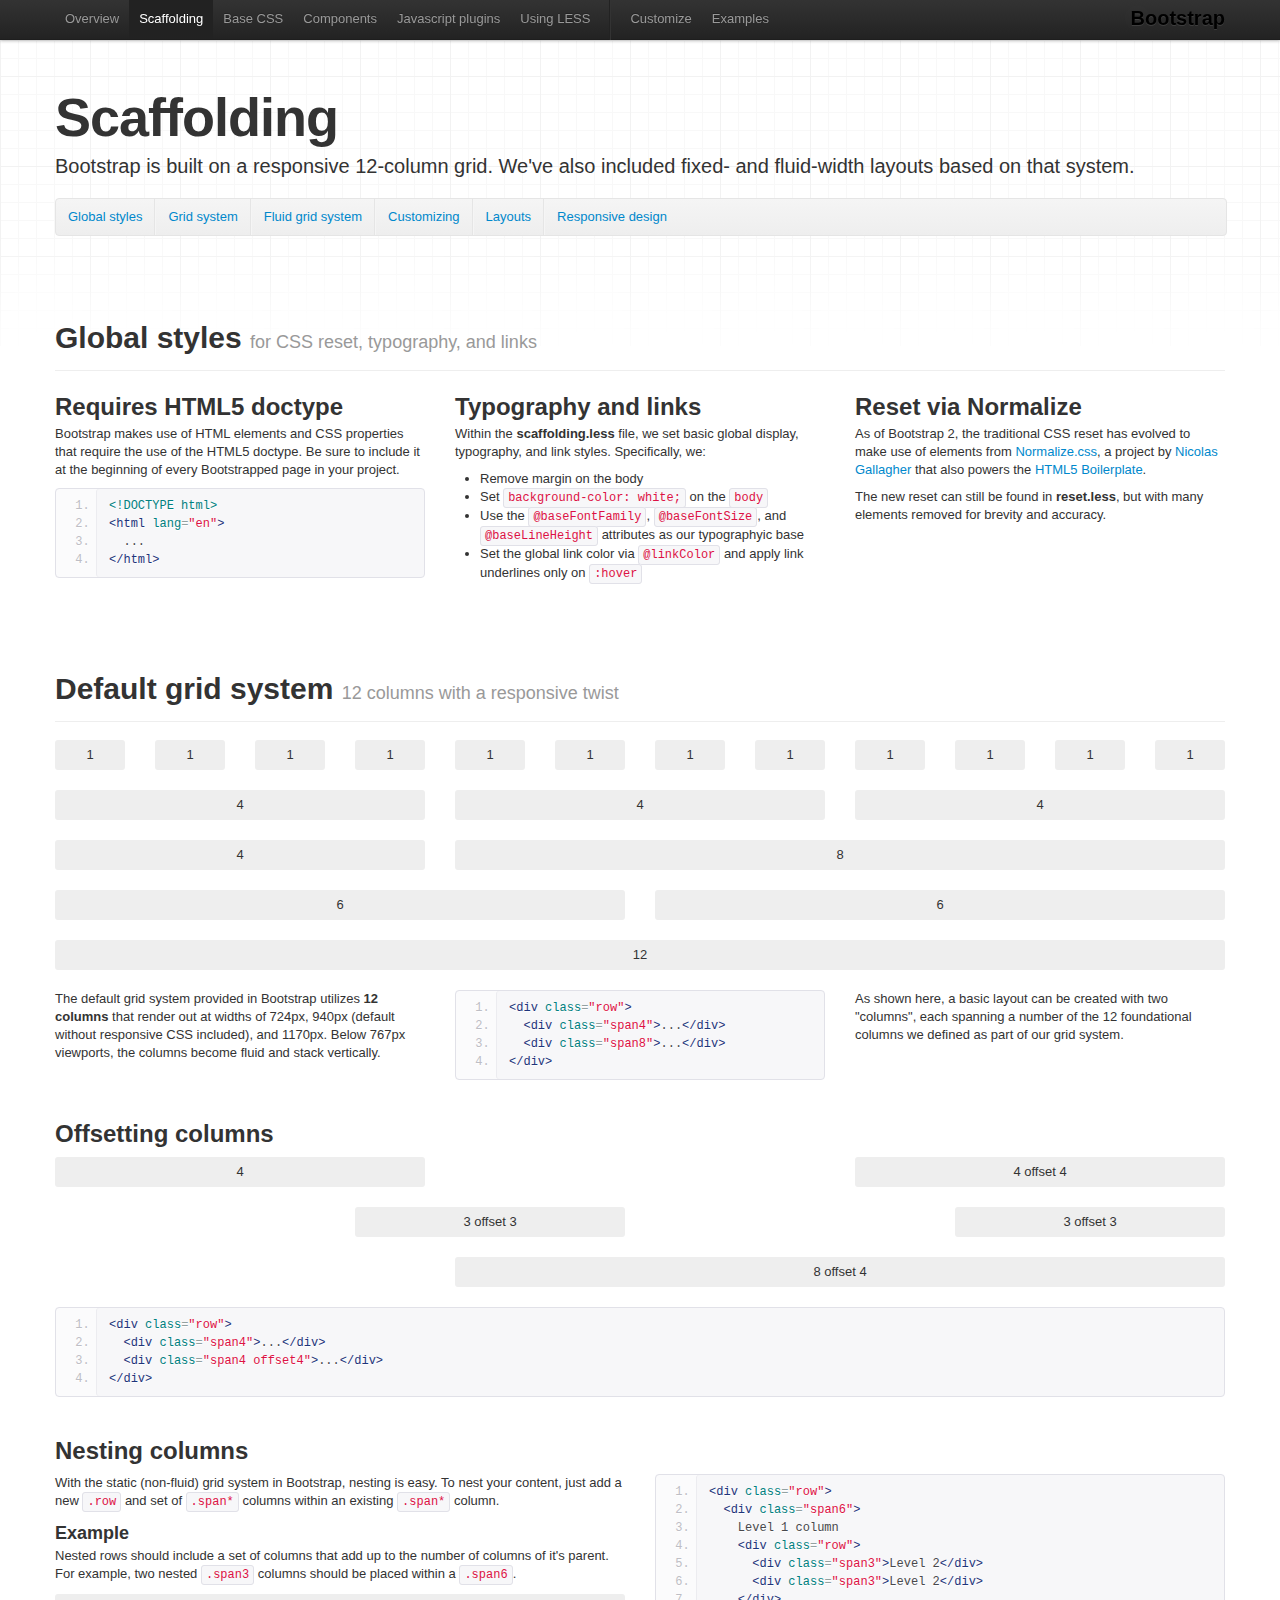
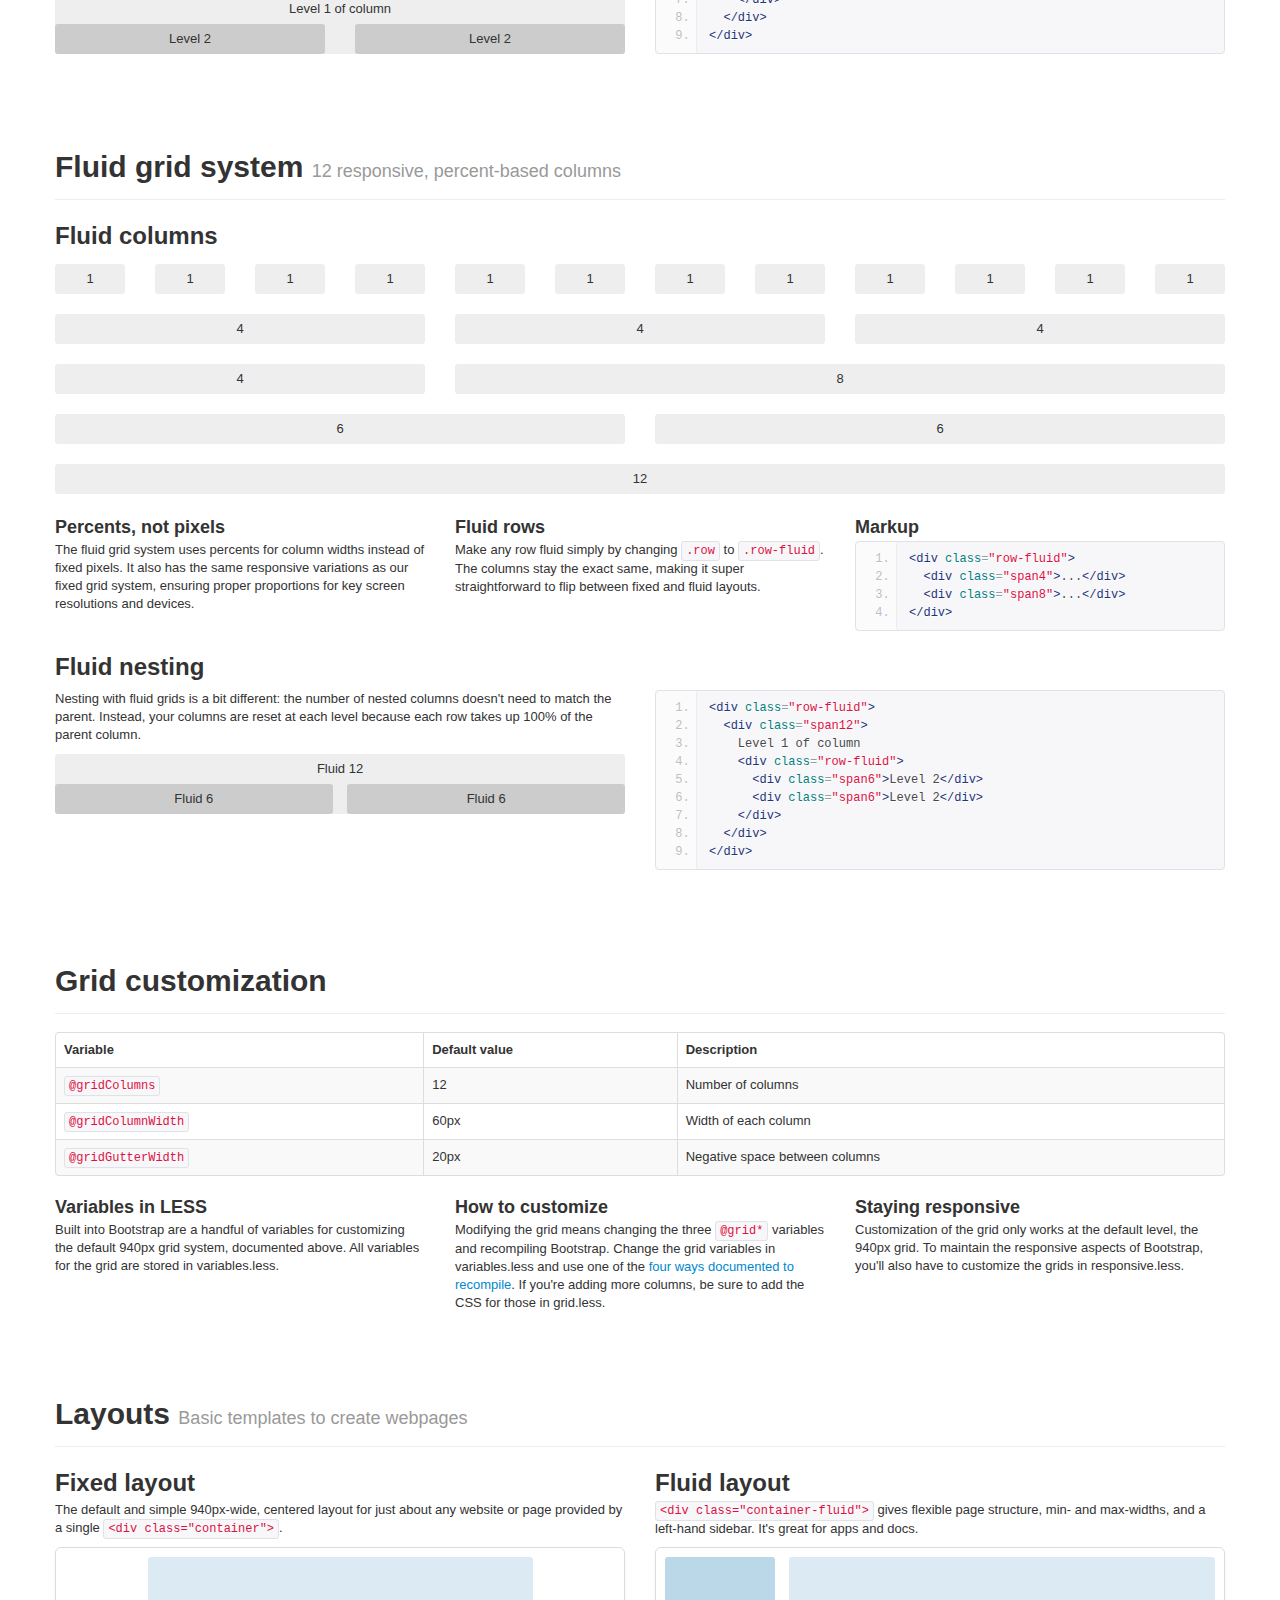
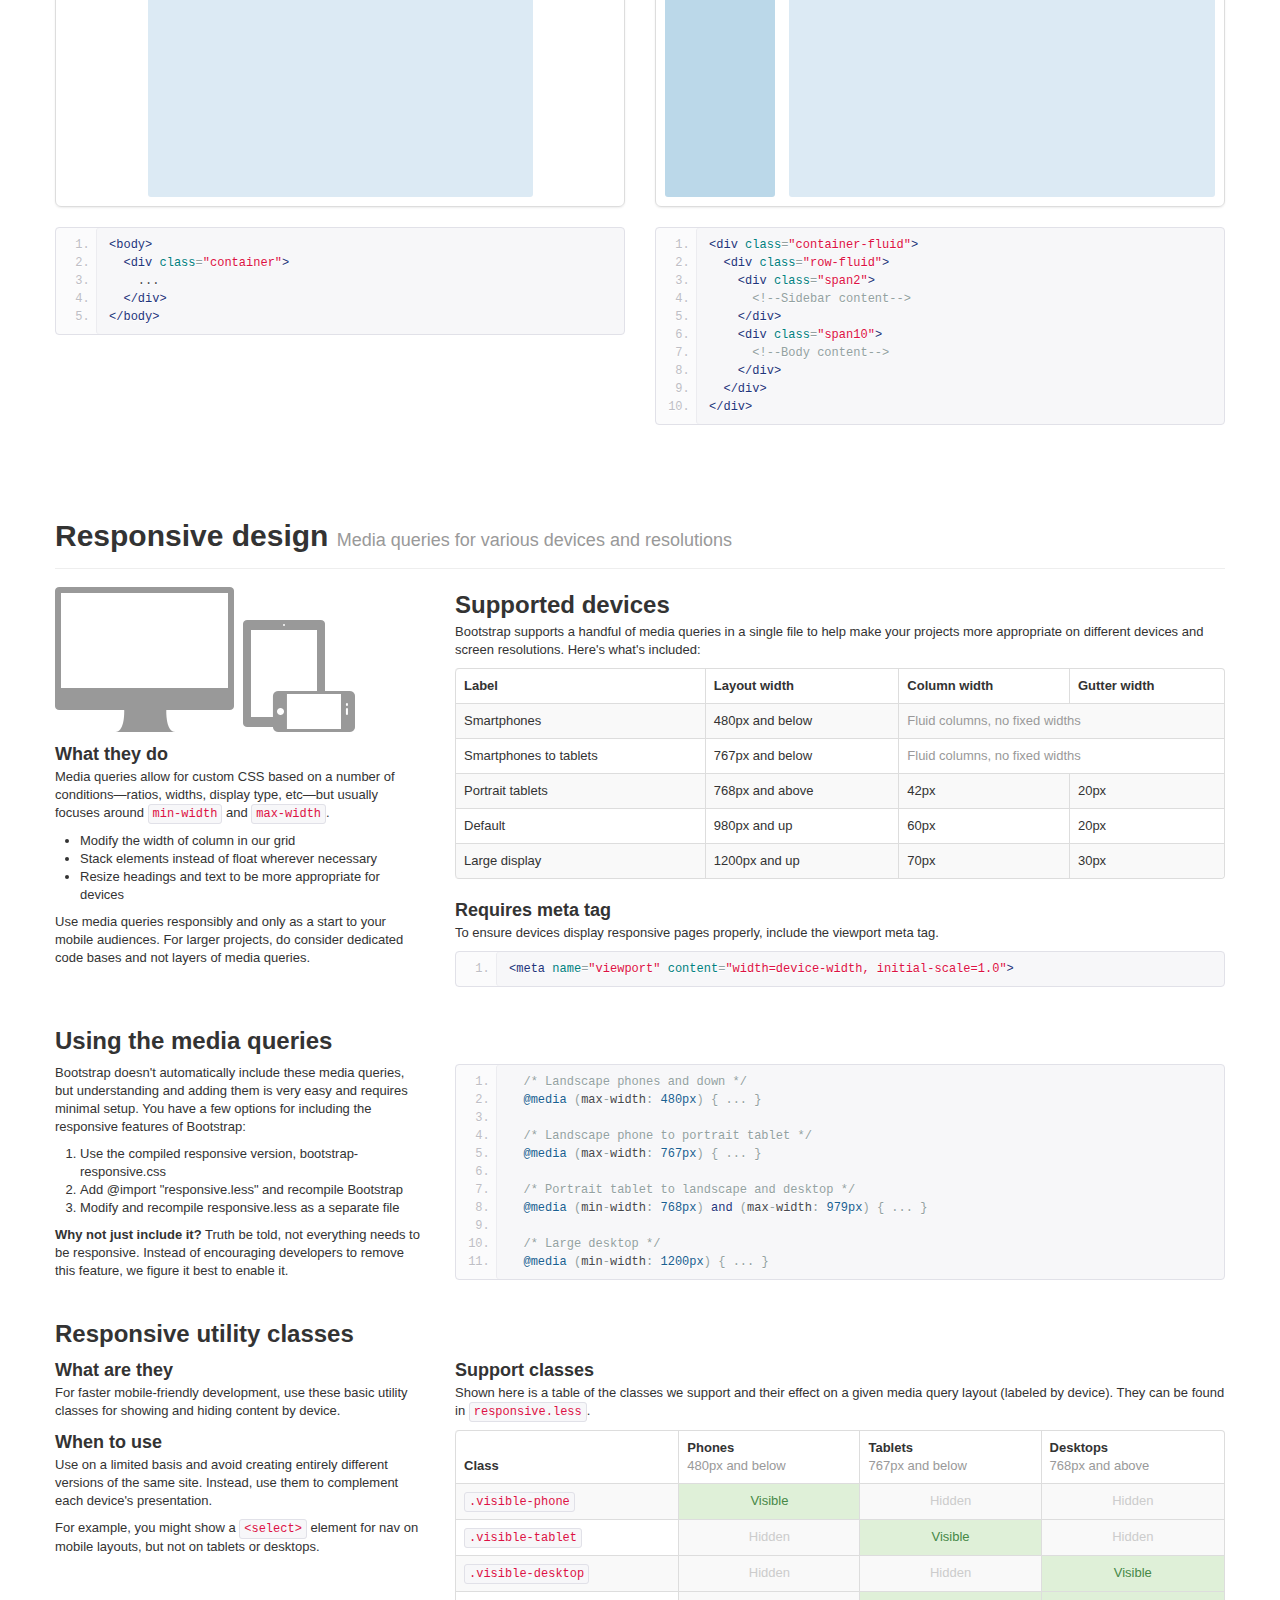
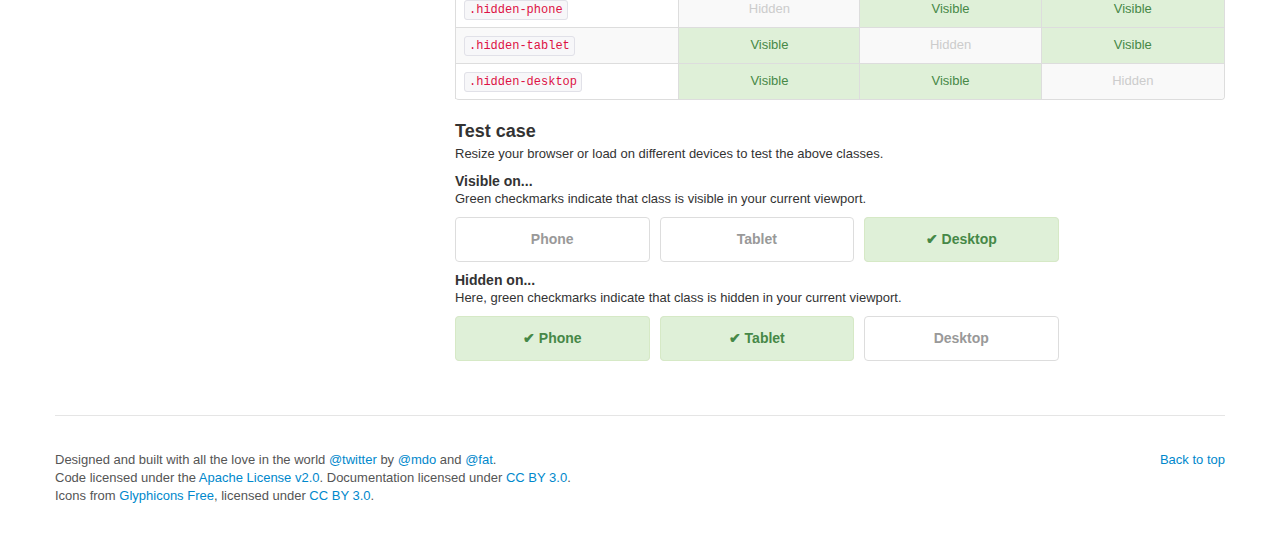
<file: bootstrap/docs/scaffolding.html>
<!DOCTYPE html>
<html lang="en">
  <head>
    <meta charset="utf-8">
    <title>Scaffolding · Twitter Bootstrap</title>
    <meta name="viewport" content="width=device-width, initial-scale=1.0">
    <meta name="description" content="">
    <meta name="author" content="">

    <!-- Le styles -->
    <link href="assets/css/bootstrap.css" rel="stylesheet">
    <link href="assets/css/bootstrap-responsive.css" rel="stylesheet">
    <link href="assets/css/docs.css" rel="stylesheet">
    <link href="assets/js/google-code-prettify/prettify.css" rel="stylesheet">

    <!-- Le HTML5 shim, for IE6-8 support of HTML5 elements -->
    <!--[if lt IE 9]>
      <script src="http://html5shim.googlecode.com/svn/trunk/html5.js"></script>
    <![endif]-->

    <!-- Le fav and touch icons -->
    <link rel="shortcut icon" href="assets/ico/favicon.ico">
    <link rel="apple-touch-icon-precomposed" sizes="144x144" href="assets/ico/apple-touch-icon-144-precomposed.png">
    <link rel="apple-touch-icon-precomposed" sizes="114x114" href="assets/ico/apple-touch-icon-114-precomposed.png">
    <link rel="apple-touch-icon-precomposed" sizes="72x72" href="assets/ico/apple-touch-icon-72-precomposed.png">
    <link rel="apple-touch-icon-precomposed" href="assets/ico/apple-touch-icon-57-precomposed.png">

  </head>

  <body data-spy="scroll" data-target=".subnav" data-offset="50">


  <!-- Navbar
    ================================================== -->
    <div class="navbar navbar-fixed-top">
      <div class="navbar-inner">
        <div class="container">
          <button type="button"class="btn btn-navbar" data-toggle="collapse" data-target=".nav-collapse">
            <span class="icon-bar"></span>
            <span class="icon-bar"></span>
            <span class="icon-bar"></span>
          </button>
          <a class="brand" href="./index.html">Bootstrap</a>
          <div class="nav-collapse collapse">
            <ul class="nav">
              <li class="">
                <a href="./index.html">Overview</a>
              </li>
              <li class="active">
                <a href="./scaffolding.html">Scaffolding</a>
              </li>
              <li class="">
                <a href="./base-css.html">Base CSS</a>
              </li>
              <li class="">
                <a href="./components.html">Components</a>
              </li>
              <li class="">
                <a href="./javascript.html">Javascript plugins</a>
              </li>
              <li class="">
                <a href="./less.html">Using LESS</a>
              </li>
              <li class="divider-vertical"></li>
              <li class="">
                <a href="./download.html">Customize</a>
              </li>
              <li class="">
                <a href="./examples.html">Examples</a>
              </li>
            </ul>
          </div>
        </div>
      </div>
    </div>

    <div class="container">

<!-- Masthead
================================================== -->
<header class="jumbotron subhead" id="overview">
  <h1>Scaffolding</h1>
  <p class="lead">Bootstrap is built on a responsive 12-column grid. We've also included fixed- and fluid-width layouts based on that system.</p>
  <div class="subnav">
    <ul class="nav nav-pills">
      <li><a href="#global">Global styles</a></li>
      <li><a href="#gridSystem">Grid system</a></li>
      <li><a href="#fluidGridSystem">Fluid grid system</a></li>
      <li><a href="#gridCustomization">Customizing</a></li>
      <li><a href="#layouts">Layouts</a></li>
      <li><a href="#responsive">Responsive design</a></li>
    </ul>
  </div>
</header>




<!-- Global Bootstrap settings
================================================== -->
<section id="global">
  <div class="page-header">
    <h1>Global styles <small>for CSS reset, typography, and links</small></h1>
  </div>
  <div class="row">
    <div class="span4">
      <h2>Requires HTML5 doctype</h2>
      <p>Bootstrap makes use of HTML elements and CSS properties that require the use of the HTML5 doctype. Be sure to include it at the beginning of every Bootstrapped page in your project.</p>
<pre class="prettyprint linenums">
&lt;!DOCTYPE html&gt;
&lt;html lang="en"&gt;
  ...
&lt;/html&gt;
</pre>
    </div><!-- /.span -->
    <div class="span4">
      <h2>Typography and links</h2>
      <p>Within the <strong>scaffolding.less</strong> file, we set basic global display, typography, and link styles. Specifically, we:</p>
      <ul>
        <li>Remove margin on the body</li>
        <li>Set <code>background-color: white;</code> on the <code>body</code></li>
        <li>Use the <code>@baseFontFamily</code>, <code>@baseFontSize</code>, and <code>@baseLineHeight</code> attributes as our typographyic base</li>
        <li>Set the global link color via <code>@linkColor</code> and apply link underlines only on <code>:hover</code></li>
      </ul>
    </div><!-- /.span -->
    <div class="span4">
      <h2>Reset via Normalize</h2>
      <p>As of Bootstrap 2, the traditional CSS reset has evolved to make use of elements from <a href="http://necolas.github.com/normalize.css/" target="_blank">Normalize.css</a>, a project by <a href="http://twitter.com/necolas" target="_blank">Nicolas Gallagher</a> that also powers the <a href="http://html5boilerplate.com" target="_blank">HTML5 Boilerplate</a>.</p>
      <p>The new reset can still be found in <strong>reset.less</strong>, but with many elements removed for brevity and accuracy.</p>
    </div><!-- /.span -->
  </div><!-- /.row -->
</section>




<!-- Grid system
================================================== -->
<section id="gridSystem">
  <div class="page-header">
    <h1>Default grid system <small>12 columns with a responsive twist</small></h1>
  </div>

  <div class="row show-grid">
    <div class="span1">1</div>
    <div class="span1">1</div>
    <div class="span1">1</div>
    <div class="span1">1</div>
    <div class="span1">1</div>
    <div class="span1">1</div>
    <div class="span1">1</div>
    <div class="span1">1</div>
    <div class="span1">1</div>
    <div class="span1">1</div>
    <div class="span1">1</div>
    <div class="span1">1</div>
  </div>
  <div class="row show-grid">
    <div class="span4">4</div>
    <div class="span4">4</div>
    <div class="span4">4</div>
  </div>
  <div class="row show-grid">
    <div class="span4">4</div>
    <div class="span8">8</div>
  </div>
  <div class="row show-grid">
    <div class="span6">6</div>
    <div class="span6">6</div>
  </div>
  <div class="row show-grid">
    <div class="span12">12</div>
  </div>
  <div class="row">
    <div class="span4">
      <p>The default grid system provided in Bootstrap utilizes <strong>12 columns</strong> that render out at widths of 724px, 940px (default without responsive CSS included), and 1170px. Below 767px viewports, the columns become fluid and stack vertically. </p>
    </div><!-- /.span -->
    <div class="span4">
<pre class="prettyprint linenums">
&lt;div class="row"&gt;
  &lt;div class="span4"&gt;...&lt;/div&gt;
  &lt;div class="span8"&gt;...&lt;/div&gt;
&lt;/div&gt;
</pre>
    </div><!-- /.span -->
    <div class="span4">
      <p>As shown here, a basic layout can be created with two "columns", each spanning a number of the 12 foundational columns we defined as part of our grid system.</p>
    </div><!-- /.span -->
  </div><!-- /.row -->

  <br>

  <h2>Offsetting columns</h2>
  <div class="row show-grid">
    <div class="span4">4</div>
    <div class="span4 offset4">4 offset 4</div>
  </div><!-- /row -->
  <div class="row show-grid">
    <div class="span3 offset3">3 offset 3</div>
    <div class="span3 offset3">3 offset 3</div>
  </div><!-- /row -->
  <div class="row show-grid">
    <div class="span8 offset4">8 offset 4</div>
  </div><!-- /row -->
<pre class="prettyprint linenums">
&lt;div class="row"&gt;
  &lt;div class="span4"&gt;...&lt;/div&gt;
  &lt;div class="span4 offset4"&gt;...&lt;/div&gt;
&lt;/div&gt;
</pre>

  <br>

  <h2>Nesting columns</h2>
  <div class="row">
    <div class="span6">
      <p>With the static (non-fluid) grid system in Bootstrap, nesting is easy. To nest your content, just add a new <code>.row</code> and set of <code>.span*</code> columns within an existing <code>.span*</code> column.</p>
      <h3>Example</h3>
      <p>Nested rows should include a set of columns that add up to the number of columns of it's parent. For example, two nested <code>.span3</code> columns should be placed within a <code>.span6</code>.</p>
      <div class="row show-grid">
        <div class="span6">
          Level 1 of column
          <div class="row show-grid">
            <div class="span3">
              Level 2
            </div>
            <div class="span3">
              Level 2
            </div>
          </div>
        </div>
      </div>
    </div><!-- /.span -->
    <div class="span6">
<pre class="prettyprint linenums">
&lt;div class="row"&gt;
  &lt;div class="span6"&gt;
    Level 1 column
    &lt;div class="row"&gt;
      &lt;div class="span3"&gt;Level 2&lt;/div&gt;
      &lt;div class="span3"&gt;Level 2&lt;/div&gt;
    &lt;/div&gt;
  &lt;/div&gt;
&lt;/div&gt;
</pre>
    </div><!-- /.span -->
  </div><!-- /.row -->
</section>



<!-- Fluid grid system
================================================== -->
<section id="fluidGridSystem">
  <div class="page-header">
    <h1>Fluid grid system <small>12 responsive, percent-based columns</small></h1>
  </div>

  <h2>Fluid columns</h2>
  <div class="row-fluid show-grid">
    <div class="span1">1</div>
    <div class="span1">1</div>
    <div class="span1">1</div>
    <div class="span1">1</div>
    <div class="span1">1</div>
    <div class="span1">1</div>
    <div class="span1">1</div>
    <div class="span1">1</div>
    <div class="span1">1</div>
    <div class="span1">1</div>
    <div class="span1">1</div>
    <div class="span1">1</div>
  </div>
  <div class="row-fluid show-grid">
    <div class="span4">4</div>
    <div class="span4">4</div>
    <div class="span4">4</div>
  </div>
  <div class="row-fluid show-grid">
    <div class="span4">4</div>
    <div class="span8">8</div>
  </div>
  <div class="row-fluid show-grid">
    <div class="span6">6</div>
    <div class="span6">6</div>
  </div>
  <div class="row-fluid show-grid">
    <div class="span12">12</div>
  </div>

  <div class="row">
    <div class="span4">
      <h3>Percents, not pixels</h3>
      <p>The fluid grid system uses percents for column widths instead of fixed pixels. It also has the same responsive variations as our fixed grid system, ensuring proper proportions for key screen resolutions and devices.</p>
    </div><!-- /.span -->
    <div class="span4">
      <h3>Fluid rows</h3>
      <p>Make any row fluid simply by changing <code>.row</code> to <code>.row-fluid</code>. The columns stay the exact same, making it super straightforward to flip between fixed and fluid layouts.</p>
    </div><!-- /.span -->
    <div class="span4">
      <h3>Markup</h3>
<pre class="prettyprint linenums">
&lt;div class="row-fluid"&gt;
  &lt;div class="span4"&gt;...&lt;/div&gt;
  &lt;div class="span8"&gt;...&lt;/div&gt;
&lt;/div&gt;
</pre>
    </div><!-- /.span -->
  </div><!-- /.row -->

  <h2>Fluid nesting</h2>
  <div class="row">
    <div class="span6">
      <p>Nesting with fluid grids is a bit different: the number of nested columns doesn't need to match the parent. Instead, your columns are reset at each level because each row takes up 100% of the parent column.</p>
      <div class="row-fluid show-grid">
        <div class="span12">
          Fluid 12
          <div class="row-fluid show-grid">
            <div class="span6">
              Fluid 6
            </div>
            <div class="span6">
              Fluid 6
            </div>
          </div>
        </div>
      </div>
    </div><!-- /.span -->
    <div class="span6">
<pre class="prettyprint linenums">
&lt;div class="row-fluid"&gt;
  &lt;div class="span12"&gt;
    Level 1 of column
    &lt;div class="row-fluid"&gt;
      &lt;div class="span6"&gt;Level 2&lt;/div&gt;
      &lt;div class="span6"&gt;Level 2&lt;/div&gt;
    &lt;/div&gt;
  &lt;/div&gt;
&lt;/div&gt;
</pre>
    </div><!-- /.span -->
  </div><!-- /.row -->

</section>



<!-- Customizaton
================================================== -->
<section id="gridCustomization">
  <div class="page-header">
    <h1>Grid customization</h1>
  </div>
  <table class="table table-bordered table-striped">
    <thead>
      <tr>
        <th>Variable</th>
        <th>Default value</th>
        <th>Description</th>
      </tr>
    </thead>
    <tbody>
      <tr>
        <td><code>@gridColumns</code></td>
        <td>12</td>
        <td>Number of columns</td>
      </tr>
      <tr>
        <td><code>@gridColumnWidth</code></td>
        <td>60px</td>
        <td>Width of each column</td>
      </tr>
      <tr>
        <td><code>@gridGutterWidth</code></td>
        <td>20px</td>
        <td>Negative space between columns</td>
      </tr>
    </tbody>
  </table>
  <div class="row">
    <div class="span4">
      <h3>Variables in LESS</h3>
      <p>Built into Bootstrap are a handful of variables for customizing the default 940px grid system, documented above. All variables for the grid are stored in variables.less.</p>
    </div><!-- /.span -->
    <div class="span4">
      <h3>How to customize</h3>
      <p>Modifying the grid means changing the three <code>@grid*</code> variables and recompiling Bootstrap. Change the grid variables in variables.less and use one of the <a href="less.html#compiling">four ways documented to recompile</a>. If you're adding more columns, be sure to add the CSS for those in grid.less.</p>
    </div><!-- /.span -->
    <div class="span4">
      <h3>Staying responsive</h3>
      <p>Customization of the grid only works at the default level, the 940px grid. To maintain the responsive aspects of Bootstrap, you'll also have to customize the grids in responsive.less.</p>
    </div><!-- /.span -->
  </div><!-- /.row -->

</section>



<!-- Layouts (Default and fluid)
================================================== -->
<section id="layouts">
  <div class="page-header">
    <h1>Layouts <small>Basic templates to create webpages</small></h1>
  </div>

  <div class="row">
    <div class="span6">
      <h2>Fixed layout</h2>
      <p>The default and simple 940px-wide, centered layout for just about any website or page provided by a single <code>&lt;div class="container"&gt;</code>.</p>
      <div class="mini-layout">
        <div class="mini-layout-body"></div>
      </div>
<pre class="prettyprint linenums">
&lt;body&gt;
  &lt;div class="container"&gt;
    ...
  &lt;/div&gt;
&lt;/body&gt;
</pre>
    </div><!-- /.span -->
    <div class="span6">
      <h2>Fluid layout</h2>
      <p><code>&lt;div class="container-fluid"&gt;</code> gives flexible page structure, min- and max-widths, and a left-hand sidebar. It's great for apps and docs.</p>
      <div class="mini-layout fluid">
        <div class="mini-layout-sidebar"></div>
        <div class="mini-layout-body"></div>
      </div>
<pre class="prettyprint linenums">
&lt;div class="container-fluid"&gt;
  &lt;div class="row-fluid"&gt;
    &lt;div class="span2"&gt;
      &lt;!--Sidebar content--&gt;
    &lt;/div&gt;
    &lt;div class="span10"&gt;
      &lt;!--Body content--&gt;
    &lt;/div&gt;
  &lt;/div&gt;
&lt;/div&gt;
</pre>
    </div><!-- /.span -->
  </div><!-- /.row -->
</section>




<!-- Responsive design
================================================== -->
<section id="responsive">
  <div class="page-header">
    <h1>Responsive design <small>Media queries for various devices and resolutions</small></h1>
  </div>
  <!-- Supported devices -->
  <div class="row">
    <div class="span4">
      <p><img src="assets/img/responsive-illustrations.png" alt="Responsive devices"></p>
      <h3>What they do</h3>
      <p>Media queries allow for custom CSS based on a number of conditions&mdash;ratios, widths, display type, etc&mdash;but usually focuses around <code>min-width</code> and <code>max-width</code>.</p>
      <ul>
        <li>Modify the width of column in our grid</li>
        <li>Stack elements instead of float wherever necessary</li>
        <li>Resize headings and text to be more appropriate for devices</li>
      </ul>
      <p>Use media queries responsibly and only as a start to your mobile audiences. For larger projects, do consider dedicated code bases and not layers of media queries.</p>
    </div><!-- /.span -->
    <div class="span8">
      <h2>Supported devices</h2>
      <p>Bootstrap supports a handful of media queries in a single file to help make your projects more appropriate on different devices and screen resolutions. Here's what's included:</p>
      <table class="table table-bordered table-striped">
        <thead>
          <tr>
            <th>Label</th>
            <th>Layout width</th>
            <th>Column width</th>
            <th>Gutter width</th>
          </tr>
        </thead>
        <tbody>
          <tr>
            <td>Smartphones</td>
            <td>480px and below</td>
            <td class="muted" colspan="2">Fluid columns, no fixed widths</td>
          </tr>
          <tr>
            <td>Smartphones to tablets</td>
            <td>767px and below</td>
            <td class="muted" colspan="2">Fluid columns, no fixed widths</td>
          </tr>
          <tr>
            <td>Portrait tablets</td>
            <td>768px and above</td>
            <td>42px</td>
            <td>20px</td>
          </tr>
          <tr>
            <td>Default</td>
            <td>980px and up</td>
            <td>60px</td>
            <td>20px</td>
          </tr>
          <tr>
            <td>Large display</td>
            <td>1200px and up</td>
            <td>70px</td>
            <td>30px</td>
          </tr>
        </tbody>
      </table>

      <h3>Requires meta tag</h3>
      <p>To ensure devices display responsive pages properly, include the viewport meta tag.</p>
      <pre class="prettyprint linenums">&lt;meta name="viewport" content="width=device-width, initial-scale=1.0"&gt;</pre>
    </div><!-- /.span -->
  </div><!-- /.row -->

  <br>

  <!-- Media query code -->
  <h2>Using the media queries</h2>
  <div class="row">
    <div class="span4">
      <p>Bootstrap doesn't automatically include these media queries, but understanding and adding them is very easy and requires minimal setup. You have a few options for including the responsive features of Bootstrap:</p>
      <ol>
        <li>Use the compiled responsive version, bootstrap-responsive.css</li>
        <li>Add @import "responsive.less" and recompile Bootstrap</li>
        <li>Modify and recompile responsive.less as a separate file</li>
      </ol>
      <p><strong>Why not just include it?</strong> Truth be told, not everything needs to be responsive. Instead of encouraging developers to remove this feature, we figure it best to enable it.</p>
    </div><!-- /.span -->
    <div class="span8">
<pre class="prettyprint linenums">
  /* Landscape phones and down */
  @media (max-width: 480px) { ... }

  /* Landscape phone to portrait tablet */
  @media (max-width: 767px) { ... }

  /* Portrait tablet to landscape and desktop */
  @media (min-width: 768px) and (max-width: 979px) { ... }

  /* Large desktop */
  @media (min-width: 1200px) { ... }
</pre>
    </div><!-- /.span -->
  </div><!-- /.row -->
  <br>

  <!-- Responsive utility classes -->
  <h2>Responsive utility classes</h2>
  <div class="row">
    <div class="span4">
      <h3>What are they</h2>
      <p>For faster mobile-friendly development, use these basic utility classes for showing and hiding content by device.</p>
      <h3>When to use</h2>
      <p>Use on a limited basis and avoid creating entirely different versions of the same site. Instead, use them to complement each device's presentation.</p>
      <p>For example, you might show a <code>&lt;select&gt;</code> element for nav on mobile layouts, but not on tablets or desktops.</p>
    </div><!-- /.span -->
    <div class="span8">
      <h3>Support classes</h3>
      <p>Shown here is a table of the classes we support and their effect on a given media query layout (labeled by device). They can be found in <code>responsive.less</code>.</p>
      <table class="table table-bordered table-striped responsive-utilities">
        <thead>
          <tr>
            <th>Class</th>
            <th>Phones <small>480px and below</small></th>
            <th>Tablets <small>767px and below</small></th>
            <th>Desktops <small>768px and above</small></th>
          </tr>
        </thead>
        <tbody>
          <tr>
            <th><code>.visible-phone</code></th>
            <td class="is-visible">Visible</td>
            <td class="is-hidden">Hidden</td>
            <td class="is-hidden">Hidden</td>
          </tr>
          <tr>
            <th><code>.visible-tablet</code></th>
            <td class="is-hidden">Hidden</td>
            <td class="is-visible">Visible</td>
            <td class="is-hidden">Hidden</td>
          </tr>
          <tr>
            <th><code>.visible-desktop</code></th>
            <td class="is-hidden">Hidden</td>
            <td class="is-hidden">Hidden</td>
            <td class="is-visible">Visible</td>
          </tr>
          <tr>
            <th><code>.hidden-phone</code></th>
            <td class="is-hidden">Hidden</td>
            <td class="is-visible">Visible</td>
            <td class="is-visible">Visible</td>
          </tr>
          <tr>
            <th><code>.hidden-tablet</code></th>
            <td class="is-visible">Visible</td>
            <td class="is-hidden">Hidden</td>
            <td class="is-visible">Visible</td>
          </tr>
          <tr>
            <th><code>.hidden-desktop</code></th>
            <td class="is-visible">Visible</td>
            <td class="is-visible">Visible</td>
            <td class="is-hidden">Hidden</td>
          </tr>
        </tbody>
      </table>
      <h3>Test case</h3>
      <p>Resize your browser or load on different devices to test the above classes.</p>
      <h4>Visible on...</h4>
      <p>Green checkmarks indicate that class is visible in your current viewport.</p>
      <ul class="responsive-utilities-test">
        <li>Phone<span class="visible-phone">&#10004; Phone</span></li>
        <li>Tablet<span class="visible-tablet">&#10004; Tablet</span></li>
        <li>Desktop<span class="visible-desktop">&#10004; Desktop</span></li>
      </ul>
      <h4>Hidden on...</h4>
      <p>Here, green checkmarks indicate that class is hidden in your current viewport.</p>
      <ul class="responsive-utilities-test hidden-on">
        <li>Phone<span class="hidden-phone">&#10004; Phone</span></li>
        <li>Tablet<span class="hidden-tablet">&#10004; Tablet</span></li>
        <li>Desktop<span class="hidden-desktop">&#10004; Desktop</span></li>
      </ul>
    </div><!-- /.span -->
  </div><!-- /.row -->


  <div class="row">
    <div class="span4">
    </div><!-- /.span -->
  </div><!-- /.row -->
</section>


     <!-- Footer
      ================================================== -->
      <footer class="footer">
        <p class="pull-right"><a href="#">Back to top</a></p>
        <p>Designed and built with all the love in the world <a href="http://twitter.com/twitter" target="_blank">@twitter</a> by <a href="http://twitter.com/mdo" target="_blank">@mdo</a> and <a href="http://twitter.com/fat" target="_blank">@fat</a>.</p>
        <p>Code licensed under the <a href="http://www.apache.org/licenses/LICENSE-2.0" target="_blank">Apache License v2.0</a>. Documentation licensed under <a href="http://creativecommons.org/licenses/by/3.0/">CC BY 3.0</a>.</p>
        <p>Icons from <a href="http://glyphicons.com">Glyphicons Free</a>, licensed under <a href="http://creativecommons.org/licenses/by/3.0/">CC BY 3.0</a>.</p>
      </footer>

    </div><!-- /container -->



    <!-- Le javascript
    ================================================== -->
    <!-- Placed at the end of the document so the pages load faster -->
    <script type="text/javascript" src="http://platform.twitter.com/widgets.js"></script>
    <script src="assets/js/jquery.js"></script>
    <script src="assets/js/google-code-prettify/prettify.js"></script>
    <script src="assets/js/bootstrap-transition.js"></script>
    <script src="assets/js/bootstrap-alert.js"></script>
    <script src="assets/js/bootstrap-modal.js"></script>
    <script src="assets/js/bootstrap-dropdown.js"></script>
    <script src="assets/js/bootstrap-scrollspy.js"></script>
    <script src="assets/js/bootstrap-tab.js"></script>
    <script src="assets/js/bootstrap-tooltip.js"></script>
    <script src="assets/js/bootstrap-popover.js"></script>
    <script src="assets/js/bootstrap-button.js"></script>
    <script src="assets/js/bootstrap-collapse.js"></script>
    <script src="assets/js/bootstrap-carousel.js"></script>
    <script src="assets/js/bootstrap-typeahead.js"></script>
    <script src="assets/js/application.js"></script>


  </body>
</html>
</file>
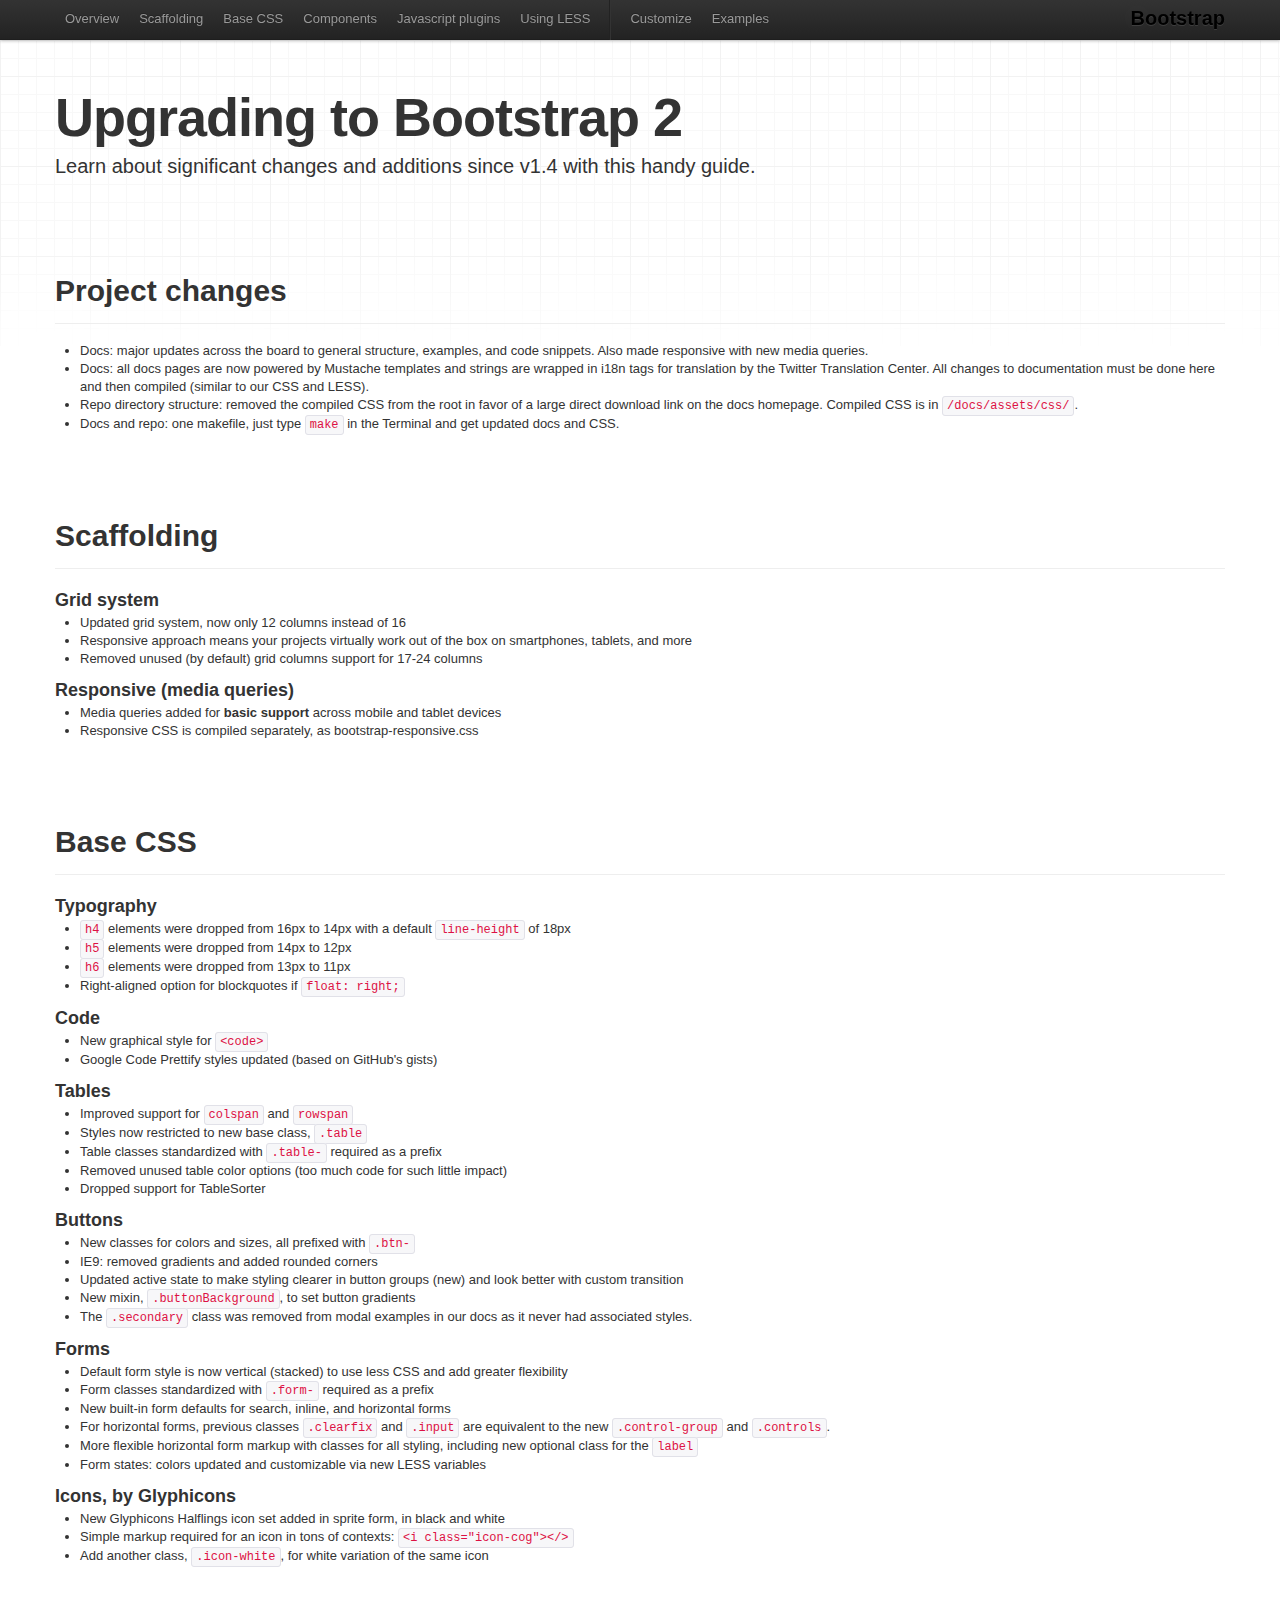
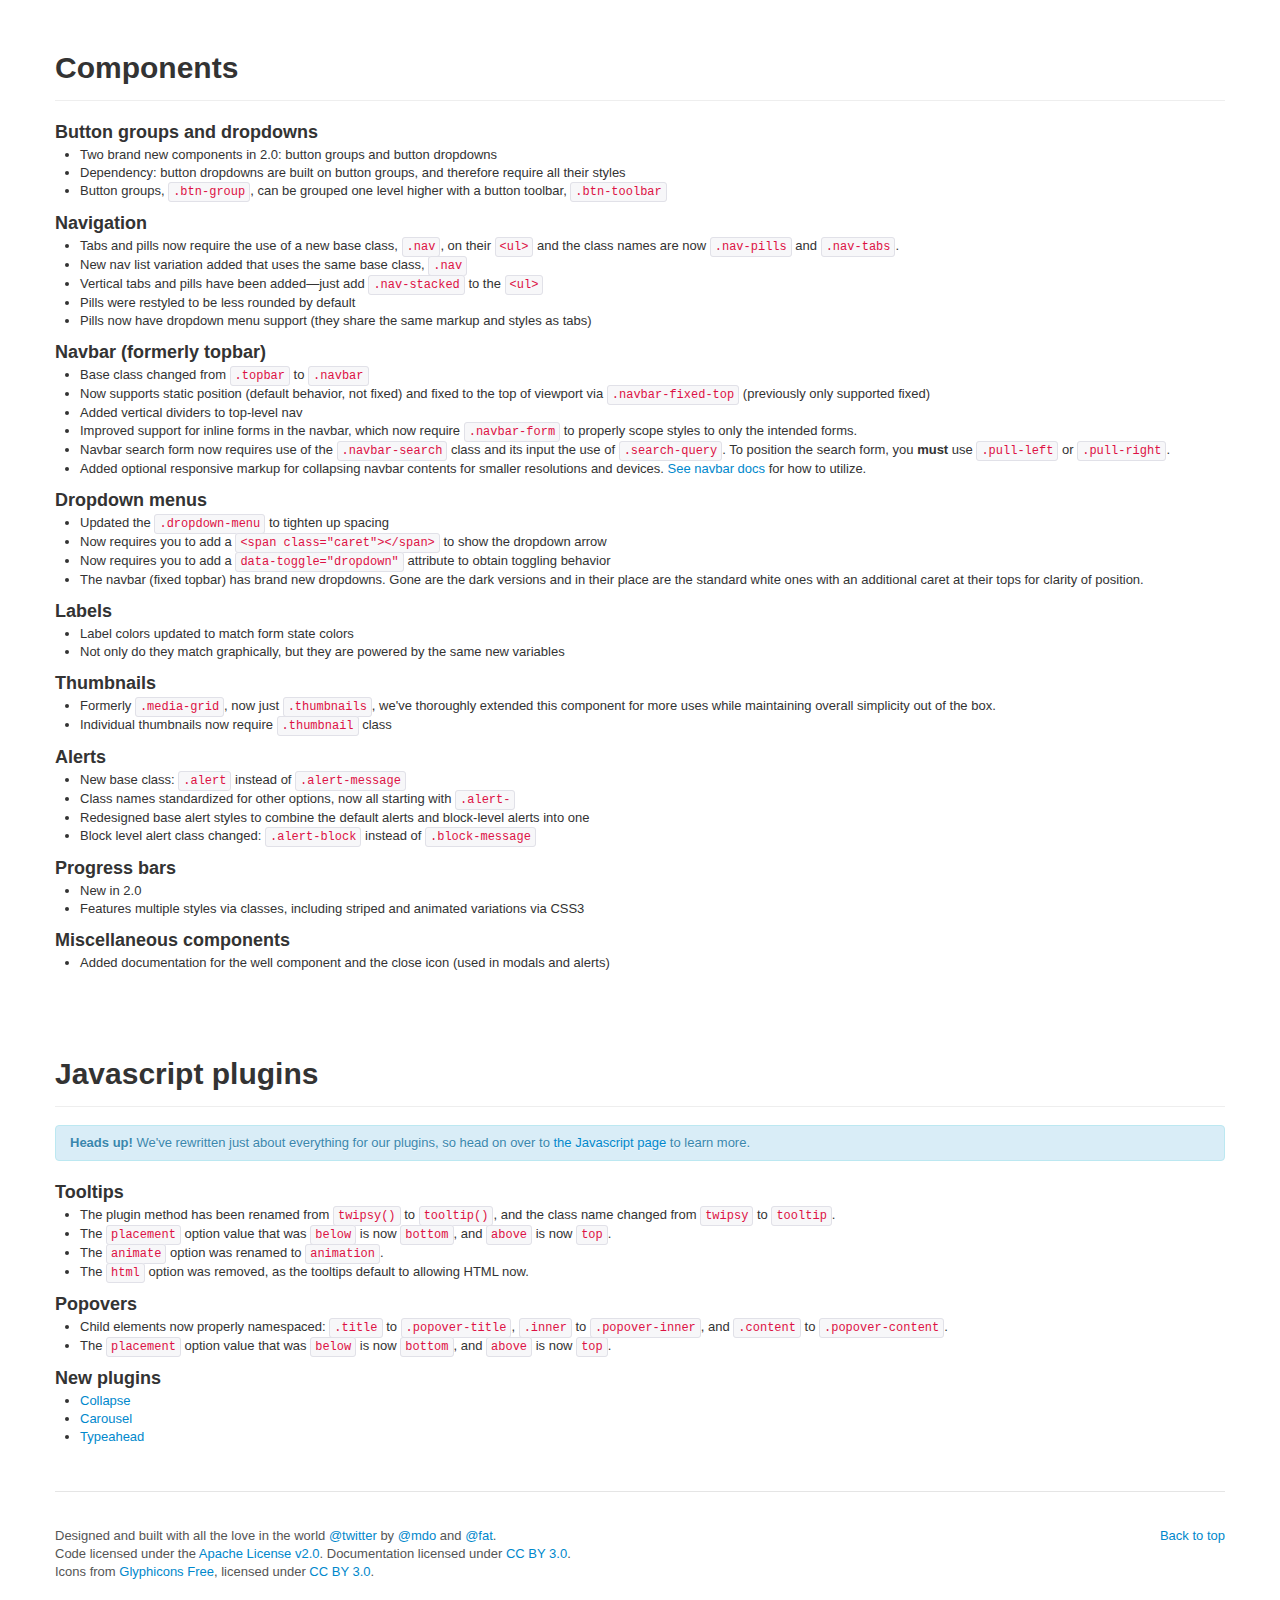
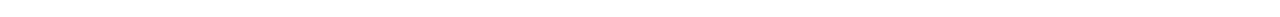
<file: bootstrap/docs/upgrading.html>
<!DOCTYPE html>
<html lang="en">
  <head>
    <meta charset="utf-8">
    <title>Upgrading · Twitter Bootstrap</title>
    <meta name="viewport" content="width=device-width, initial-scale=1.0">
    <meta name="description" content="">
    <meta name="author" content="">

    <!-- Le styles -->
    <link href="assets/css/bootstrap.css" rel="stylesheet">
    <link href="assets/css/bootstrap-responsive.css" rel="stylesheet">
    <link href="assets/css/docs.css" rel="stylesheet">
    <link href="assets/js/google-code-prettify/prettify.css" rel="stylesheet">

    <!-- Le HTML5 shim, for IE6-8 support of HTML5 elements -->
    <!--[if lt IE 9]>
      <script src="http://html5shim.googlecode.com/svn/trunk/html5.js"></script>
    <![endif]-->

    <!-- Le fav and touch icons -->
    <link rel="shortcut icon" href="assets/ico/favicon.ico">
    <link rel="apple-touch-icon-precomposed" sizes="144x144" href="assets/ico/apple-touch-icon-144-precomposed.png">
    <link rel="apple-touch-icon-precomposed" sizes="114x114" href="assets/ico/apple-touch-icon-114-precomposed.png">
    <link rel="apple-touch-icon-precomposed" sizes="72x72" href="assets/ico/apple-touch-icon-72-precomposed.png">
    <link rel="apple-touch-icon-precomposed" href="assets/ico/apple-touch-icon-57-precomposed.png">

  </head>

  <body data-spy="scroll" data-target=".subnav" data-offset="50">


  <!-- Navbar
    ================================================== -->
    <div class="navbar navbar-fixed-top">
      <div class="navbar-inner">
        <div class="container">
          <button type="button"class="btn btn-navbar" data-toggle="collapse" data-target=".nav-collapse">
            <span class="icon-bar"></span>
            <span class="icon-bar"></span>
            <span class="icon-bar"></span>
          </button>
          <a class="brand" href="./index.html">Bootstrap</a>
          <div class="nav-collapse collapse">
            <ul class="nav">
              <li class="">
                <a href="./index.html">Overview</a>
              </li>
              <li class="">
                <a href="./scaffolding.html">Scaffolding</a>
              </li>
              <li class="">
                <a href="./base-css.html">Base CSS</a>
              </li>
              <li class="">
                <a href="./components.html">Components</a>
              </li>
              <li class="">
                <a href="./javascript.html">Javascript plugins</a>
              </li>
              <li class="">
                <a href="./less.html">Using LESS</a>
              </li>
              <li class="divider-vertical"></li>
              <li class="">
                <a href="./download.html">Customize</a>
              </li>
              <li class="">
                <a href="./examples.html">Examples</a>
              </li>
            </ul>
          </div>
        </div>
      </div>
    </div>

    <div class="container">

<!-- Masthead
================================================== -->
<header class="jumbotron subhead" id="overview">
  <h1>Upgrading to Bootstrap 2</h1>
  <p class="lead">Learn about significant changes and additions since v1.4 with this handy guide.</p>
</header>



<!-- Project
================================================== -->
<section id="docs">
  <div class="page-header">
    <h1>Project changes</h1>
  </div>
  <ul>
    <li>Docs: major updates across the board to general structure, examples, and code snippets. Also made responsive with new media queries.</li>
    <li>Docs: all docs pages are now powered by Mustache templates and strings are wrapped in i18n tags for translation by the Twitter Translation Center. All changes to documentation must be done here and then compiled (similar to our CSS and LESS).</li>
    <li>Repo directory structure: removed the compiled CSS from the root in favor of a large direct download link on the docs homepage. Compiled CSS is in <code>/docs/assets/css/</code>.</li>
    <li>Docs and repo: one makefile, just type <code>make</code> in the Terminal and get updated docs and CSS.</li>
  </ul>
</section>



<!-- Scaffolding
================================================== -->
<section id="scaffolding">
  <div class="page-header">
    <h1>Scaffolding</h1>
  </div>
  <h3>Grid system</h3>
  <ul>
    <li>Updated grid system, now only 12 columns instead of 16
    <li>Responsive approach means your projects virtually work out of the box on smartphones, tablets, and more</li>
    <li>Removed unused (by default) grid columns support for 17-24 columns</li>
  </ul>
  <h3>Responsive (media queries)</h3>
  <ul>
    <li>Media queries added for <strong>basic support</strong> across mobile and tablet devices
    <li>Responsive CSS is compiled separately, as bootstrap-responsive.css</li>
  </ul>
</section>



<!-- Base CSS
================================================== -->
<section id="baseCSS">
  <div class="page-header">
    <h1>Base CSS</h1>
  </div>
  <h3>Typography</h3>
  <ul>
    <li><code>h4</code> elements were dropped from 16px to 14px with a default <code>line-height</code> of 18px</li>
    <li><code>h5</code> elements were dropped from 14px to 12px</li>
    <li><code>h6</code> elements were dropped from 13px to 11px</li>
    <li>Right-aligned option for blockquotes if <code>float: right;</code></li>
  </ul>
  <h3>Code</h3>
  <ul>
    <li>New graphical style for <code>&lt;code&gt;</code></li>
    <li>Google Code Prettify styles updated (based on GitHub's gists)</li>
  </ul>
  <h3>Tables</h3>
  <ul>
    <li>Improved support for <code>colspan</code> and <code>rowspan</code></li>
    <li>Styles now restricted to new base class, <code>.table</code></li>
    <li>Table classes standardized with <code>.table-</code> required as a prefix</li>
    <li>Removed unused table color options (too much code for such little impact)</li>
    <li>Dropped support for TableSorter</li>
  </ul>
  <h3>Buttons</h3>
  <ul>
    <li>New classes for colors and sizes, all prefixed with <code>.btn-</code></li>
    <li>IE9: removed gradients and added rounded corners</li>
    <li>Updated active state to make styling clearer in button groups (new) and look better with custom transition</li>
    <li>New mixin, <code>.buttonBackground</code>, to set button gradients</li>
    <li>The <code>.secondary</code> class was removed from modal examples in our docs as it never had associated styles.</li>
  </ul>
  <h3>Forms</h3>
  <ul>
    <li>Default form style is now vertical (stacked) to use less CSS and add greater flexibility</li>
    <li>Form classes standardized with <code>.form-</code> required as a prefix</li>
    <li>New built-in form defaults for search, inline, and horizontal forms</li>
    <li>For horizontal forms, previous classes <code>.clearfix</code> and <code>.input</code> are equivalent to the new <code>.control-group</code> and <code>.controls</code>.</li>
    <li>More flexible horizontal form markup with classes for all styling, including new optional class for the <code>label</code></li>
    <li>Form states: colors updated and customizable via new LESS variables</li>
  </ul>
  <h3>Icons, by Glyphicons</h3>
  <ul>
    <li>New Glyphicons Halflings icon set added in sprite form, in black and white</li>
    <li>Simple markup required for an icon in tons of contexts: <code>&lt;i class="icon-cog"&gt;&lt;/&gt;</code></li>
    <li>Add another class, <code>.icon-white</code>, for white variation of the same icon</li>
  </ul>
</section>



<!-- Components
================================================== -->
<section id="components">
  <div class="page-header">
    <h1>Components</h1>
  </div>
  <h3>Button groups and dropdowns</h3>
  <ul>
    <li>Two brand new components in 2.0: button groups and button dropdowns</li>
    <li>Dependency: button dropdowns are built on button groups, and therefore require all their styles</li>
    <li>Button groups, <code>.btn-group</code>, can be grouped one level higher with a button toolbar, <code>.btn-toolbar</code></li>
  </ul>
  <h3>Navigation</h3>
  <ul>
    <li>Tabs and pills now require the use of a new base class, <code>.nav</code>, on their <code>&lt;ul&gt;</code> and the class names are now <code>.nav-pills</code> and <code>.nav-tabs</code>.</li>
    <li>New nav list variation added that uses the same base class, <code>.nav</code></li>
    <li>Vertical tabs and pills have been added&mdash;just add <code>.nav-stacked</code> to the <code>&lt;ul&gt;</code></li>
    <li>Pills were restyled to be less rounded by default</li>
    <li>Pills now have dropdown menu support (they share the same markup and styles as tabs)</li>
  </ul>
  <h3>Navbar (formerly topbar)</h3>
  <ul>
    <li>Base class changed from <code>.topbar</code> to <code>.navbar</code></li>
    <li>Now supports static position (default behavior, not fixed) and fixed to the top of viewport via <code>.navbar-fixed-top</code> (previously only supported fixed)</li>
    <li>Added vertical dividers to top-level nav</li>
    <li>Improved support for inline forms in the navbar, which now require <code>.navbar-form</code> to properly scope styles to only the intended forms.</li>
    <li>Navbar search form now requires use of the <code>.navbar-search</code> class and its input the use of <code>.search-query</code>. To position the search form, you <strong>must</strong> use <code>.pull-left</code> or <code>.pull-right</code>.</li>
    <li>Added optional responsive markup for collapsing navbar contents for smaller resolutions and devices. <a href="./components.html#navbar">See navbar docs</a> for how to utilize.</li>
  </ul>
  <h3>Dropdown menus</h3>
  <ul>
    <li>Updated the <code>.dropdown-menu</code> to tighten up spacing</li>
    <li>Now requires you to add a <code>&lt;span class="caret"&gt;&lt;/span&gt;</code> to show the dropdown arrow</li>
    <li>Now requires you to add a <code>data-toggle="dropdown"</code> attribute to obtain toggling behavior</li>
    <li>The navbar (fixed topbar) has brand new dropdowns. Gone are the dark versions and in their place are the standard white ones with an additional caret at their tops for clarity of position.</li>
  </ul>
  <h3>Labels</h3>
  <ul>
    <li>Label colors updated to match form state colors</li>
    <li>Not only do they match graphically, but they are powered by the same new variables</li>
  </ul>
  <h3>Thumbnails</h3>
  <ul>
    <li>Formerly <code>.media-grid</code>, now just <code>.thumbnails</code>, we've thoroughly extended this component for more uses while maintaining overall simplicity out of the box.</li>
    <li>Individual thumbnails now require <code>.thumbnail</code> class</li>
  </ul>
  <h3>Alerts</h3>
  <ul>
    <li>New base class: <code>.alert</code> instead of <code>.alert-message</code></li>
    <li>Class names standardized for other options, now all starting with <code>.alert-</code></li>
    <li>Redesigned base alert styles to combine the default alerts and block-level alerts into one</li>
    <li>Block level alert class changed: <code>.alert-block</code> instead of <code>.block-message</code></li>
  </ul>
  <h3>Progress bars</h3>
  <ul>
    <li>New in 2.0</li>
    <li>Features multiple styles via classes, including striped and animated variations via CSS3</li>
  </ul>
  <h3>Miscellaneous components</h3>
  <ul>
    <li>Added documentation for the well component and the close icon (used in modals and alerts)</li>
  </ul>
</section>



<!-- Javascript
================================================== -->
<section id="javascript">
  <div class="page-header">
    <h1>Javascript plugins</h1>
  </div>
  <div class="alert alert-info">
    <strong>Heads up!</strong> We've rewritten just about everything for our plugins, so head on over to <a href="./javascript.html">the Javascript page</a> to learn more.
  </div>
  <h3>Tooltips</h3>
  <ul>
    <li>The plugin method has been renamed from <code>twipsy()</code> to <code>tooltip()</code>, and the class name changed from <code>twipsy</code> to <code>tooltip</code>.</li>
    <li>The <code>placement</code> option value that was <code>below</code> is now <code>bottom</code>, and <code>above</code> is now <code>top</code>.</li>
    <li>The <code>animate</code> option was renamed to <code>animation</code>.</li>
    <li>The <code>html</code> option was removed, as the tooltips default to allowing HTML now.</li>
  </ul>
  <h3>Popovers</h3>
  <ul>
    <li>Child elements now properly namespaced: <code>.title</code> to <code>.popover-title</code>, <code>.inner</code> to <code>.popover-inner</code>, and <code>.content</code> to <code>.popover-content</code>.</li>
    <li>The <code>placement</code> option value that was <code>below</code> is now <code>bottom</code>, and <code>above</code> is now <code>top</code>.</li>
  </ul>
  <h3>New plugins</h3>
  <ul>
    <li><a href="./javascript.html#collapse">Collapse</a></li>
    <li><a href="./javascript.html#carousel">Carousel</a></li>
    <li><a href="./javascript.html#typeahead">Typeahead</a></li>
  </ul>
</section>



     <!-- Footer
      ================================================== -->
      <footer class="footer">
        <p class="pull-right"><a href="#">Back to top</a></p>
        <p>Designed and built with all the love in the world <a href="http://twitter.com/twitter" target="_blank">@twitter</a> by <a href="http://twitter.com/mdo" target="_blank">@mdo</a> and <a href="http://twitter.com/fat" target="_blank">@fat</a>.</p>
        <p>Code licensed under the <a href="http://www.apache.org/licenses/LICENSE-2.0" target="_blank">Apache License v2.0</a>. Documentation licensed under <a href="http://creativecommons.org/licenses/by/3.0/">CC BY 3.0</a>.</p>
        <p>Icons from <a href="http://glyphicons.com">Glyphicons Free</a>, licensed under <a href="http://creativecommons.org/licenses/by/3.0/">CC BY 3.0</a>.</p>
      </footer>

    </div><!-- /container -->



    <!-- Le javascript
    ================================================== -->
    <!-- Placed at the end of the document so the pages load faster -->
    <script type="text/javascript" src="http://platform.twitter.com/widgets.js"></script>
    <script src="assets/js/jquery.js"></script>
    <script src="assets/js/google-code-prettify/prettify.js"></script>
    <script src="assets/js/bootstrap-transition.js"></script>
    <script src="assets/js/bootstrap-alert.js"></script>
    <script src="assets/js/bootstrap-modal.js"></script>
    <script src="assets/js/bootstrap-dropdown.js"></script>
    <script src="assets/js/bootstrap-scrollspy.js"></script>
    <script src="assets/js/bootstrap-tab.js"></script>
    <script src="assets/js/bootstrap-tooltip.js"></script>
    <script src="assets/js/bootstrap-popover.js"></script>
    <script src="assets/js/bootstrap-button.js"></script>
    <script src="assets/js/bootstrap-collapse.js"></script>
    <script src="assets/js/bootstrap-carousel.js"></script>
    <script src="assets/js/bootstrap-typeahead.js"></script>
    <script src="assets/js/application.js"></script>


  </body>
</html>
</file>
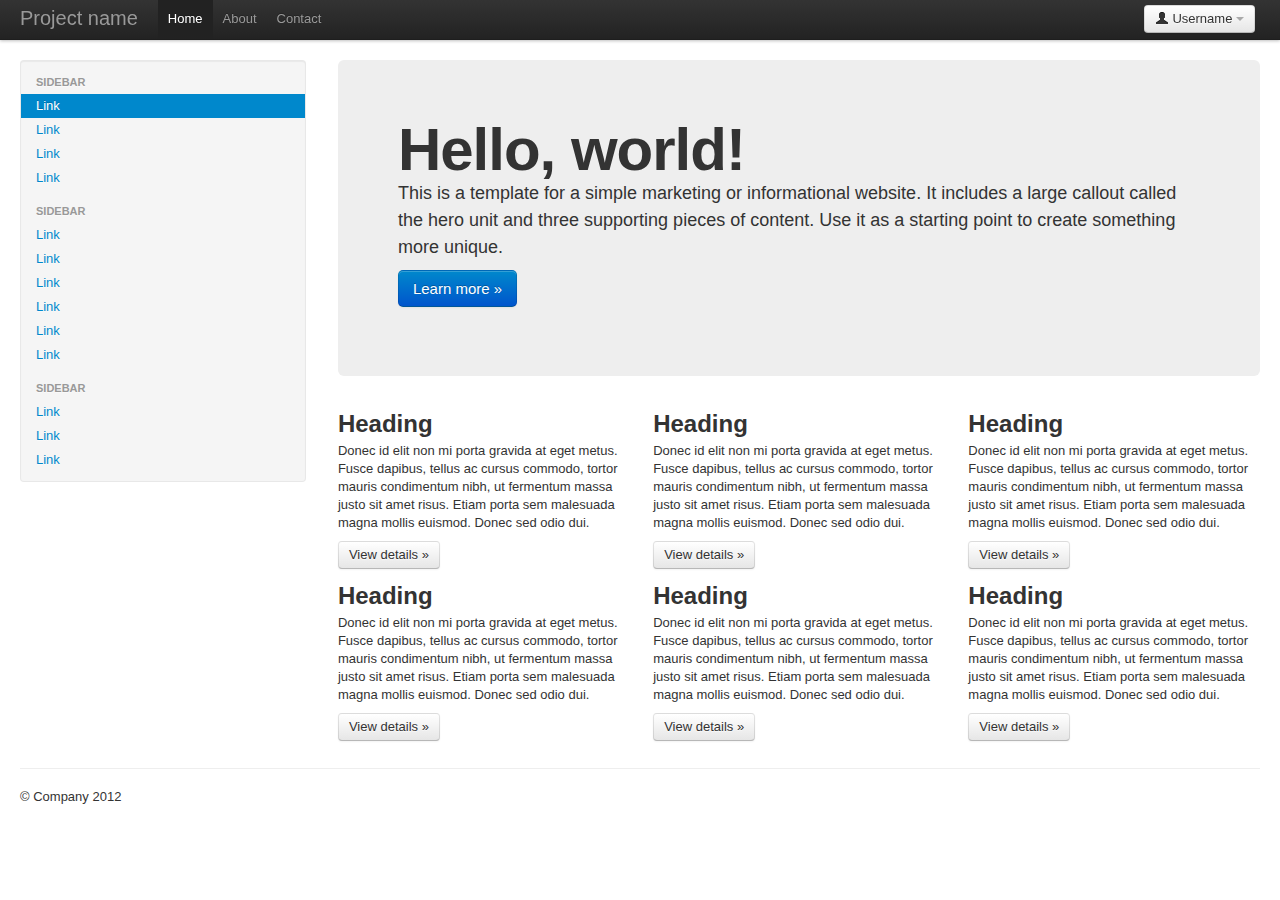
<file: bootstrap/docs/examples/fluid.html>
<!DOCTYPE html>
<html lang="en">
  <head>
    <meta charset="utf-8">
    <title>Bootstrap, from Twitter</title>
    <meta name="viewport" content="width=device-width, initial-scale=1.0">
    <meta name="description" content="">
    <meta name="author" content="">

    <!-- Le styles -->
    <link href="../assets/css/bootstrap.css" rel="stylesheet">
    <style type="text/css">
      body {
        padding-top: 60px;
        padding-bottom: 40px;
      }
      .sidebar-nav {
        padding: 9px 0;
      }
    </style>
    <link href="../assets/css/bootstrap-responsive.css" rel="stylesheet">

    <!-- Le HTML5 shim, for IE6-8 support of HTML5 elements -->
    <!--[if lt IE 9]>
      <script src="http://html5shim.googlecode.com/svn/trunk/html5.js"></script>
    <![endif]-->

    <!-- Le fav and touch icons -->
    <link rel="shortcut icon" href="../assets/ico/favicon.ico">
    <link rel="apple-touch-icon-precomposed" sizes="144x144" href="../assets/ico/apple-touch-icon-144-precomposed.png">
    <link rel="apple-touch-icon-precomposed" sizes="114x114" href="../assets/ico/apple-touch-icon-114-precomposed.png">
    <link rel="apple-touch-icon-precomposed" sizes="72x72" href="../assets/ico/apple-touch-icon-72-precomposed.png">
    <link rel="apple-touch-icon-precomposed" href="../assets/ico/apple-touch-icon-57-precomposed.png">
  </head>

  <body>

    <div class="navbar navbar-fixed-top">
      <div class="navbar-inner">
        <div class="container-fluid">
          <a class="btn btn-navbar" data-toggle="collapse" data-target=".nav-collapse">
            <span class="icon-bar"></span>
            <span class="icon-bar"></span>
            <span class="icon-bar"></span>
          </a>
          <a class="brand" href="#">Project name</a>
          <div class="btn-group pull-right">
            <a class="btn dropdown-toggle" data-toggle="dropdown" href="#">
              <i class="icon-user"></i> Username
              <span class="caret"></span>
            </a>
            <ul class="dropdown-menu">
              <li><a href="#">Profile</a></li>
              <li class="divider"></li>
              <li><a href="#">Sign Out</a></li>
            </ul>
          </div>
          <div class="nav-collapse">
            <ul class="nav">
              <li class="active"><a href="#">Home</a></li>
              <li><a href="#about">About</a></li>
              <li><a href="#contact">Contact</a></li>
            </ul>
          </div><!--/.nav-collapse -->
        </div>
      </div>
    </div>

    <div class="container-fluid">
      <div class="row-fluid">
        <div class="span3">
          <div class="well sidebar-nav">
            <ul class="nav nav-list">
              <li class="nav-header">Sidebar</li>
              <li class="active"><a href="#">Link</a></li>
              <li><a href="#">Link</a></li>
              <li><a href="#">Link</a></li>
              <li><a href="#">Link</a></li>
              <li class="nav-header">Sidebar</li>
              <li><a href="#">Link</a></li>
              <li><a href="#">Link</a></li>
              <li><a href="#">Link</a></li>
              <li><a href="#">Link</a></li>
              <li><a href="#">Link</a></li>
              <li><a href="#">Link</a></li>
              <li class="nav-header">Sidebar</li>
              <li><a href="#">Link</a></li>
              <li><a href="#">Link</a></li>
              <li><a href="#">Link</a></li>
            </ul>
          </div><!--/.well -->
        </div><!--/span-->
        <div class="span9">
          <div class="hero-unit">
            <h1>Hello, world!</h1>
            <p>This is a template for a simple marketing or informational website. It includes a large callout called the hero unit and three supporting pieces of content. Use it as a starting point to create something more unique.</p>
            <p><a class="btn btn-primary btn-large">Learn more &raquo;</a></p>
          </div>
          <div class="row-fluid">
            <div class="span4">
              <h2>Heading</h2>
              <p>Donec id elit non mi porta gravida at eget metus. Fusce dapibus, tellus ac cursus commodo, tortor mauris condimentum nibh, ut fermentum massa justo sit amet risus. Etiam porta sem malesuada magna mollis euismod. Donec sed odio dui. </p>
              <p><a class="btn" href="#">View details &raquo;</a></p>
            </div><!--/span-->
            <div class="span4">
              <h2>Heading</h2>
              <p>Donec id elit non mi porta gravida at eget metus. Fusce dapibus, tellus ac cursus commodo, tortor mauris condimentum nibh, ut fermentum massa justo sit amet risus. Etiam porta sem malesuada magna mollis euismod. Donec sed odio dui. </p>
              <p><a class="btn" href="#">View details &raquo;</a></p>
            </div><!--/span-->
            <div class="span4">
              <h2>Heading</h2>
              <p>Donec id elit non mi porta gravida at eget metus. Fusce dapibus, tellus ac cursus commodo, tortor mauris condimentum nibh, ut fermentum massa justo sit amet risus. Etiam porta sem malesuada magna mollis euismod. Donec sed odio dui. </p>
              <p><a class="btn" href="#">View details &raquo;</a></p>
            </div><!--/span-->
          </div><!--/row-->
          <div class="row-fluid">
            <div class="span4">
              <h2>Heading</h2>
              <p>Donec id elit non mi porta gravida at eget metus. Fusce dapibus, tellus ac cursus commodo, tortor mauris condimentum nibh, ut fermentum massa justo sit amet risus. Etiam porta sem malesuada magna mollis euismod. Donec sed odio dui. </p>
              <p><a class="btn" href="#">View details &raquo;</a></p>
            </div><!--/span-->
            <div class="span4">
              <h2>Heading</h2>
              <p>Donec id elit non mi porta gravida at eget metus. Fusce dapibus, tellus ac cursus commodo, tortor mauris condimentum nibh, ut fermentum massa justo sit amet risus. Etiam porta sem malesuada magna mollis euismod. Donec sed odio dui. </p>
              <p><a class="btn" href="#">View details &raquo;</a></p>
            </div><!--/span-->
            <div class="span4">
              <h2>Heading</h2>
              <p>Donec id elit non mi porta gravida at eget metus. Fusce dapibus, tellus ac cursus commodo, tortor mauris condimentum nibh, ut fermentum massa justo sit amet risus. Etiam porta sem malesuada magna mollis euismod. Donec sed odio dui. </p>
              <p><a class="btn" href="#">View details &raquo;</a></p>
            </div><!--/span-->
          </div><!--/row-->
        </div><!--/span-->
      </div><!--/row-->

      <hr>

      <footer>
        <p>&copy; Company 2012</p>
      </footer>

    </div><!--/.fluid-container-->

    <!-- Le javascript
    ================================================== -->
    <!-- Placed at the end of the document so the pages load faster -->
    <script src="../assets/js/jquery.js"></script>
    <script src="../assets/js/bootstrap-transition.js"></script>
    <script src="../assets/js/bootstrap-alert.js"></script>
    <script src="../assets/js/bootstrap-modal.js"></script>
    <script src="../assets/js/bootstrap-dropdown.js"></script>
    <script src="../assets/js/bootstrap-scrollspy.js"></script>
    <script src="../assets/js/bootstrap-tab.js"></script>
    <script src="../assets/js/bootstrap-tooltip.js"></script>
    <script src="../assets/js/bootstrap-popover.js"></script>
    <script src="../assets/js/bootstrap-button.js"></script>
    <script src="../assets/js/bootstrap-collapse.js"></script>
    <script src="../assets/js/bootstrap-carousel.js"></script>
    <script src="../assets/js/bootstrap-typeahead.js"></script>

  </body>
</html>
</file>
<file: stylesheets/stylesheet.css>
/*******************************************************************************
Slate Theme for Github Pages
by Jason Costello, @jsncostello
*******************************************************************************/

@import url(pygment_trac.css);

/*******************************************************************************
MeyerWeb Reset
*******************************************************************************/

html, body, div, span, applet, object, iframe,
h1, h2, h3, h4, h5, h6, p, blockquote, pre,
a, abbr, acronym, address, big, cite, code,
del, dfn, em, img, ins, kbd, q, s, samp,
small, strike, strong, sub, sup, tt, var,
b, u, i, center,
dl, dt, dd, ol, ul, li,
fieldset, form, label, legend,
table, caption, tbody, tfoot, thead, tr, th, td,
article, aside, canvas, details, embed,
figure, figcaption, footer, header, hgroup,
menu, nav, output, ruby, section, summary,
time, mark, audio, video {
  margin: 0;
  padding: 0;
  border: 0;
  font: inherit;
  vertical-align: baseline;
}

/* HTML5 display-role reset for older browsers */
article, aside, details, figcaption, figure,
footer, header, hgroup, menu, nav, section {
  display: block;
}

ol, ul {
  list-style: none;
}

blockquote, q {
}

table {
  border-collapse: collapse;
  border-spacing: 0;
}

a:focus {
  outline: none;
}

/*******************************************************************************
Theme Styles
*******************************************************************************/

body {
  box-sizing: border-box;
  color:#373737;
  background: #212121;
  font-size: 16px;
  font-family: 'Myriad Pro', Calibri, Helvetica, Arial, sans-serif;
  line-height: 1.5;
  -webkit-font-smoothing: antialiased;
}

h1, h2, h3, h4, h5, h6 {
  margin: 10px 0;
  font-weight: 700;
  color:#222222;
  font-family: 'Lucida Grande', 'Calibri', Helvetica, Arial, sans-serif;
  letter-spacing: -1px;
}

h1 {
  font-size: 36px;
  font-weight: 700;
}

h2 {
  padding-bottom: 10px;
  font-size: 32px;
  background: url('../images/bg_hr.png') repeat-x bottom;
}

h3 {
  font-size: 24px;
}

h4 {
  font-size: 21px;
}

h5 {
  font-size: 18px;
}

h6 {
  font-size: 16px;
}

p {
  margin: 10px 0 15px 0;
}

footer p {
  color: #f2f2f2;
}

a {
  text-decoration: none;
  color: #007edf;
  text-shadow: none;

  transition: color 0.5s ease;
  transition: text-shadow 0.5s ease;
  -webkit-transition: color 0.5s ease;
  -webkit-transition: text-shadow 0.5s ease;
  -moz-transition: color 0.5s ease;
  -moz-transition: text-shadow 0.5s ease;
  -o-transition: color 0.5s ease;
  -o-transition: text-shadow 0.5s ease;
  -ms-transition: color 0.5s ease;
  -ms-transition: text-shadow 0.5s ease;
}

#main_content a:hover {
  color: #0069ba;
  text-shadow: #0090ff 0px 0px 2px;
}

footer a:hover {
  color: #43adff;
  text-shadow: #0090ff 0px 0px 2px;
}

em {
  font-style: italic;
}

strong {
  font-weight: bold;
}

img {
  position: relative;
  margin: 0 auto;
  max-width: 739px;
  padding: 5px;
  margin: 10px 0 10px 0;
  border: 1px solid #ebebeb;

  box-shadow: 0 0 5px #ebebeb;
  -webkit-box-shadow: 0 0 5px #ebebeb;
  -moz-box-shadow: 0 0 5px #ebebeb;
  -o-box-shadow: 0 0 5px #ebebeb;
  -ms-box-shadow: 0 0 5px #ebebeb;
}

pre, code {
  width: 100%;
  color: #222;
  background-color: #fff;

  font-family: Monaco, "Bitstream Vera Sans Mono", "Lucida Console", Terminal, monospace;
  font-size: 14px;

  border-radius: 2px;
  -moz-border-radius: 2px;
  -webkit-border-radius: 2px;



}

pre {
  width: 100%;
  padding: 10px;
  box-shadow: 0 0 10px rgba(0,0,0,.1);
  overflow: auto;
}

code {
  padding: 3px;
  margin: 0 3px;
  box-shadow: 0 0 10px rgba(0,0,0,.1);
}

pre code {
  display: block;
  box-shadow: none;
}

blockquote {
  color: #666;
  margin-bottom: 20px;
  padding: 0 0 0 20px;
  border-left: 3px solid #bbb;
}

ul, ol, dl {
  margin-bottom: 15px
}

ul li {
  list-style: inside;
  padding-left: 20px;
}

ol li {
  list-style: decimal inside;
  padding-left: 20px;
}

dl dt {
  font-weight: bold;
}

dl dd {
  padding-left: 20px;
  font-style: italic;
}

dl p {
  padding-left: 20px;
  font-style: italic;
}

hr {
  height: 1px;
  margin-bottom: 5px;
  border: none;
  background: url('../images/bg_hr.png') repeat-x center;
}

table {
  border: 1px solid #373737;
  margin-bottom: 20px;
  text-align: left;
 }

th {
  font-family: 'Lucida Grande', 'Helvetica Neue', Helvetica, Arial, sans-serif;
  padding: 10px;
  background: #373737;
  color: #fff;
 }

td {
  padding: 10px;
  border: 1px solid #373737;
 }

form {
  background: #f2f2f2;
  padding: 20px;
}

img {
  width: 100%;
  max-width: 100%;
}

/*******************************************************************************
Full-Width Styles
*******************************************************************************/

.outer {
  width: 100%;
}

.inner {
  position: relative;
  max-width: 640px;
  padding: 20px 10px;
  margin: 0 auto;
}

#forkme_banner {
  display: block;
  position: absolute;
  top:0;
  right: 10px;
  z-index: 10;
  padding: 10px 50px 10px 10px;
  color: #fff;
  background: url('../images/blacktocat.png') #0090ff no-repeat 95% 50%;
  font-weight: 700;
  box-shadow: 0 0 10px rgba(0,0,0,.5);
  border-bottom-left-radius: 2px;
  border-bottom-right-radius: 2px;
}

#header_wrap {
  background: #212121;
  background: -moz-linear-gradient(top, #373737, #212121);
  background: -webkit-linear-gradient(top, #373737, #212121);
  background: -ms-linear-gradient(top, #373737, #212121);
  background: -o-linear-gradient(top, #373737, #212121);
  background: linear-gradient(top, #373737, #212121);
}

#header_wrap .inner {
  padding: 50px 10px 30px 10px;
}

#project_title {
  margin: 0;
  color: #fff;
  font-size: 42px;
  font-weight: 700;
  text-shadow: #111 0px 0px 10px;
}

#project_tagline {
  color: #fff;
  font-size: 24px;
  font-weight: 300;
  background: none;
  text-shadow: #111 0px 0px 10px;
}

#downloads {
  position: absolute;
  width: 210px;
  z-index: 10;
  bottom: -40px;
  right: 0;
  height: 70px;
  background: url('../images/icon_download.png') no-repeat 0% 90%;
}

.zip_download_link {
  display: block;
  float: right;
  width: 90px;
  height:70px;
  text-indent: -5000px;
  overflow: hidden;
  background: url(../images/sprite_download.png) no-repeat bottom left;
}

.tar_download_link {
  display: block;
  float: right;
  width: 90px;
  height:70px;
  text-indent: -5000px;
  overflow: hidden;
  background: url(../images/sprite_download.png) no-repeat bottom right;
  margin-left: 10px;
}

.zip_download_link:hover {
  background: url(../images/sprite_download.png) no-repeat top left;
}

.tar_download_link:hover {
  background: url(../images/sprite_download.png) no-repeat top right;
}

#main_content_wrap {
  background: #f2f2f2;
  border-top: 1px solid #111;
  border-bottom: 1px solid #111;
}

#main_content {
  padding-top: 40px;
}

#footer_wrap {
  background: #212121;
}



/*******************************************************************************
Small Device Styles
*******************************************************************************/

@media screen and (max-width: 480px) {
  body {
    font-size:14px;
  }

  #downloads {
    display: none;
  }

  .inner {
    min-width: 320px;
    max-width: 480px;
  }

  #project_title {
  font-size: 32px;
  }

  h1 {
    font-size: 28px;
  }

  h2 {
    font-size: 24px;
  }

  h3 {
    font-size: 21px;
  }

  h4 {
    font-size: 18px;
  }

  h5 {
    font-size: 14px;
  }

  h6 {
    font-size: 12px;
  }

  code, pre {
    min-width: 320px;
    max-width: 480px;
    font-size: 11px;
  }

}
</file>
<file: bootstrap/docs/assets/js/google-code-prettify/prettify.css>
.com { color: #93a1a1; }
.lit { color: #195f91; }
.pun, .opn, .clo { color: #93a1a1; }
.fun { color: #dc322f; }
.str, .atv { color: #D14; }
.kwd, .linenums .tag { color: #1e347b; }
.typ, .atn, .dec, .var { color: teal; }
.pln { color: #48484c; }

.prettyprint {
  padding: 8px;
  background-color: #f7f7f9;
  border: 1px solid #e1e1e8;
}
.prettyprint.linenums {
  -webkit-box-shadow: inset 40px 0 0 #fbfbfc, inset 41px 0 0 #ececf0;
     -moz-box-shadow: inset 40px 0 0 #fbfbfc, inset 41px 0 0 #ececf0;
          box-shadow: inset 40px 0 0 #fbfbfc, inset 41px 0 0 #ececf0;
}

/* Specify class=linenums on a pre to get line numbering */
ol.linenums {
  margin: 0 0 0 33px; /* IE indents via margin-left */
} 
ol.linenums li {
  padding-left: 12px;
  color: #bebec5;
  line-height: 18px;
  text-shadow: 0 1px 0 #fff;
}
</file>
<file: bootstrap/docs/assets/css/docs.css>
/* Add additional stylesheets below
-------------------------------------------------- */
/*
  Bootstrap's documentation styles
  Special styles for presenting Bootstrap's documentation and examples
*/


/* Body and structure
-------------------------------------------------- */
body {
  position: relative;
  padding-top: 90px;
  background-color: #fff;
  background-image: url(../img/grid-18px-masked.png);
  background-repeat: repeat-x;
  background-position: 0 40px;
}


/* Tweak navbar brand link to be super sleek
-------------------------------------------------- */
.navbar-fixed-top .brand {
  padding-right: 0;
  padding-left: 0;
  margin-left: 20px;
  float: right;
  font-weight: bold;
  color: #000;
  text-shadow: 0 1px 0 rgba(255,255,255,.1), 0 0 30px rgba(255,255,255,.125);
  -webkit-transition: all .2s linear;
     -moz-transition: all .2s linear;
          transition: all .2s linear;
}
.navbar-fixed-top .brand:hover {
  text-decoration: none;
}


/* Space out sub-sections more
-------------------------------------------------- */
section {
  padding-top: 60px;
}

/* Faded out hr */
hr.soften {
  height: 1px;
  margin: 54px 0;
  background-image: -webkit-linear-gradient(left, rgba(0,0,0,0), rgba(0,0,0,.1), rgba(0,0,0,0));
  background-image:    -moz-linear-gradient(left, rgba(0,0,0,0), rgba(0,0,0,.1), rgba(0,0,0,0));
  background-image:     -ms-linear-gradient(left, rgba(0,0,0,0), rgba(0,0,0,.1), rgba(0,0,0,0));
  background-image:      -o-linear-gradient(left, rgba(0,0,0,0), rgba(0,0,0,.1), rgba(0,0,0,0));
  border: 0;
}


/* Jumbotrons
-------------------------------------------------- */
.jumbotron {
  position: relative;
}
.jumbotron h1 {
  margin-bottom: 9px;
  font-size: 81px;
  font-weight: bold;
  letter-spacing: -1px;
  line-height: 1;
}
.jumbotron p {
  margin-bottom: 18px;
  font-weight: 300;
}
.jumbotron .btn-large {
  font-size: 20px;
  font-weight: normal;
  padding: 14px 24px;
  margin-right: 10px;
  -webkit-border-radius: 6px;
     -moz-border-radius: 6px;
          border-radius: 6px;
}
.jumbotron .btn-large small {
  font-size: 14px;
}

/* Masthead (docs home) */
.masthead {
  padding-top: 36px;
  margin-bottom: 72px;
}
.masthead h1,
.masthead p {
  text-align: center;
}
.masthead h1 {
  margin-bottom: 18px;
}
.masthead p {
  margin-left: 5%;
  margin-right: 5%;
  font-size: 30px;
  line-height: 36px;
}


/* Specific jumbotrons
------------------------- */
/* supporting docs pages */
.subhead {
  padding-bottom: 0;
  margin-bottom: 9px;
}
.subhead h1 {
  font-size: 54px;
}

/* Subnav */
.subnav {
  width: 100%;
  height: 36px;
  background-color: #eeeeee; /* Old browsers */
  background-repeat: repeat-x; /* Repeat the gradient */
  background-image: -moz-linear-gradient(top, #f5f5f5 0%, #eeeeee 100%); /* FF3.6+ */
  background-image: -webkit-gradient(linear, left top, left bottom, color-stop(0%,#f5f5f5), color-stop(100%,#eeeeee)); /* Chrome,Safari4+ */
  background-image: -webkit-linear-gradient(top, #f5f5f5 0%,#eeeeee 100%); /* Chrome 10+,Safari 5.1+ */
  background-image: -ms-linear-gradient(top, #f5f5f5 0%,#eeeeee 100%); /* IE10+ */
  background-image: -o-linear-gradient(top, #f5f5f5 0%,#eeeeee 100%); /* Opera 11.10+ */
  filter: progid:DXImageTransform.Microsoft.gradient( startColorstr='#f5f5f5', endColorstr='#eeeeee',GradientType=0 ); /* IE6-9 */
  background-image: linear-gradient(top, #f5f5f5 0%,#eeeeee 100%); /* W3C */
  border: 1px solid #e5e5e5;
  -webkit-border-radius: 4px;
     -moz-border-radius: 4px;
          border-radius: 4px;
}
.subnav .nav {
  margin-bottom: 0;
}
.subnav .nav > li > a {
  margin: 0;
  padding-top:    11px;
  padding-bottom: 11px;
  border-left: 1px solid #f5f5f5;
  border-right: 1px solid #e5e5e5;
  -webkit-border-radius: 0;
     -moz-border-radius: 0;
          border-radius: 0;
}
.subnav .nav > .active > a,
.subnav .nav > .active > a:hover {
  padding-left: 13px;
  color: #777;
  background-color: #e9e9e9;
  border-right-color: #ddd;
  border-left: 0;
  -webkit-box-shadow: inset 0 3px 5px rgba(0,0,0,.05);
     -moz-box-shadow: inset 0 3px 5px rgba(0,0,0,.05);
          box-shadow: inset 0 3px 5px rgba(0,0,0,.05);
}
.subnav .nav > .active > a .caret,
.subnav .nav > .active > a:hover .caret {
  border-top-color: #777;
}
.subnav .nav > li:first-child > a,
.subnav .nav > li:first-child > a:hover {
  border-left: 0;
  padding-left: 12px;
  -webkit-border-radius: 4px 0 0 4px;
     -moz-border-radius: 4px 0 0 4px;
          border-radius: 4px 0 0 4px;
}
.subnav .nav > li:last-child > a {
  border-right: 0;
}
.subnav .dropdown-menu {
  -webkit-border-radius: 0 0 4px 4px;
     -moz-border-radius: 0 0 4px 4px;
          border-radius: 0 0 4px 4px;
}

/* Fixed subnav on scroll, but only for 980px and up (sorry IE!) */
@media (min-width: 980px) {
  .subnav-fixed {
    position: fixed;
    top: 40px;
    left: 0;
    right: 0;
    z-index: 1020; /* 10 less than .navbar-fixed to prevent any overlap */
    border-color: #d5d5d5;
    border-width: 0 0 1px; /* drop the border on the fixed edges */
    -webkit-border-radius: 0;
       -moz-border-radius: 0;
            border-radius: 0;
    -webkit-box-shadow: inset 0 1px 0 #fff, 0 1px 5px rgba(0,0,0,.1);
       -moz-box-shadow: inset 0 1px 0 #fff, 0 1px 5px rgba(0,0,0,.1);
            box-shadow: inset 0 1px 0 #fff, 0 1px 5px rgba(0,0,0,.1);
    filter: progid:DXImageTransform.Microsoft.gradient(enabled=false); /* IE6-9 */
  }
  .subnav-fixed .nav {
    width: 938px;
    margin: 0 auto;
    padding: 0 1px;
  }
  .subnav .nav > li:first-child > a,
  .subnav .nav > li:first-child > a:hover {
    -webkit-border-radius: 0;
       -moz-border-radius: 0;
            border-radius: 0;
  }
}


/* Quick links
-------------------------------------------------- */
.bs-links {
  margin: 36px 0;
}
.quick-links {
  min-height: 30px;
  margin: 0;
  padding: 5px 20px;
  list-style: none;
  text-align: center;
  overflow: hidden;
}
.quick-links:first-child {
  min-height: 0;
}
.quick-links li {
  display: inline;
  margin: 0 8px;
  color: #999;
}
.quick-links .github-btn,
.quick-links .tweet-btn,
.quick-links .follow-btn {
  position: relative;
  top: 5px;
}


/* Marketing section of Overview
-------------------------------------------------- */
.marketing .row {
  margin-bottom: 9px;
}
.marketing h1 {
  margin: 36px 0 27px;
  font-size: 40px;
  font-weight: 300;
  text-align: center;
}
.marketing h2,
.marketing h3 {
  font-weight: 300;
}
.marketing h2 {
  font-size: 22px;
}
.marketing p {
  margin-right: 10px;
}
.marketing .bs-icon {
  float: left;
  margin: 7px 10px 0 0;
  opacity: .8;
}
.marketing .small-bs-icon {
  float: left;
  margin: 4px 5px 0 0;
}



/* Footer
-------------------------------------------------- */
.footer {
  margin-top: 45px;
  padding: 35px 0 36px;
  border-top: 1px solid #e5e5e5;
}
.footer p {
  margin-bottom: 0;
  color: #555;
}



/* Special grid styles
-------------------------------------------------- */
.show-grid {
  margin-top: 10px;
  margin-bottom: 20px;
}
.show-grid [class*="span"] {
  background-color: #eee;
  text-align: center;
  -webkit-border-radius: 3px;
     -moz-border-radius: 3px;
          border-radius: 3px;
  min-height: 30px;
  line-height: 30px;
}
.show-grid:hover [class*="span"] {
  background: #ddd;
}
.show-grid .show-grid {
  margin-top: 0;
  margin-bottom: 0;
}
.show-grid .show-grid [class*="span"] {
  background-color: #ccc;
}


/* Render mini layout previews
-------------------------------------------------- */
.mini-layout {
  border: 1px solid #ddd;
  -webkit-border-radius: 6px;
     -moz-border-radius: 6px;
          border-radius: 6px;
  -webkit-box-shadow: 0 1px 2px rgba(0,0,0,.075);
     -moz-box-shadow: 0 1px 2px rgba(0,0,0,.075);
          box-shadow: 0 1px 2px rgba(0,0,0,.075);
}
.mini-layout {
  height: 240px;
  margin-bottom: 20px;
  padding: 9px;
}
.mini-layout div {
  -webkit-border-radius: 3px;
     -moz-border-radius: 3px;
          border-radius: 3px;
}
.mini-layout .mini-layout-body {
  background-color: #dceaf4;
  margin: 0 auto;
  width: 70%;
  height: 240px;
}
.mini-layout.fluid .mini-layout-sidebar,
.mini-layout.fluid .mini-layout-header,
.mini-layout.fluid .mini-layout-body {
  float: left;
}
.mini-layout.fluid .mini-layout-sidebar {
  background-color: #bbd8e9;
  width: 20%;
  height: 240px;
}
.mini-layout.fluid .mini-layout-body {
  width: 77.5%;
  margin-left: 2.5%;
}


/* Popover docs
-------------------------------------------------- */
.popover-well {
  min-height: 160px;
}
.popover-well .popover {
  display: block;
}
.popover-well .popover-wrapper {
  width: 50%;
  height: 160px;
  float: left;
  margin-left: 55px;
  position: relative;
}
.popover-well .popover-menu-wrapper {
  height: 80px;
}
.large-bird {
  margin: 5px 0 0 310px;
  opacity: .1;
}


/* Download page
-------------------------------------------------- */
.download .page-header {
  margin-top: 36px;
}
.page-header .toggle-all {
  margin-top: 5px;
}

/* Space out h3s when following a section */
.download h3 {
  margin-bottom: 5px;
}
.download-builder input + h3,
.download-builder .checkbox + h3 {
  margin-top: 9px;
}

/* Fields for variables */
.download-builder input[type=text] {
  margin-bottom: 9px;
  font-family: Menlo, Monaco, "Courier New", monospace;
  font-size: 12px;
  color: #d14;
}
.download-builder input[type=text]:focus {
  background-color: #fff;
}

/* Custom, larger checkbox labels */
.download .checkbox {
  padding: 6px 10px 6px 25px;
  color: #555;
  background-color: #f9f9f9;
  -webkit-border-radius: 3px;
     -moz-border-radius: 3px;
          border-radius: 3px;
  cursor: pointer;
}
.download .checkbox:hover {
  color: #333;
  background-color: #f5f5f5;
}
.download .checkbox small {
  font-size: 12px;
  color: #777;
}

/* Variables section */
#variables label {
  margin-bottom: 0;
}

/* Giant download button */
.download-btn {
  margin: 36px 0 108px;
}
#download p,
#download h4 {
  max-width: 50%;
  margin: 0 auto;
  color: #999;
  text-align: center;
}
#download h4 {
  margin-bottom: 0;
}
#download p {
  margin-bottom: 18px;
}
.download-btn .btn {
  display: block;
  width: auto;
  padding: 19px 24px;
  margin-bottom: 27px;
  font-size: 30px;
  line-height: 1;
  text-align: center;
  -webkit-border-radius: 6px;
     -moz-border-radius: 6px;
          border-radius: 6px;
}



/* Color swatches on LESS docs page
-------------------------------------------------- */
/* Sets the width of the td */
.swatch-col {
  width: 30px;
}
/* Le swatch */
.swatch {
  display: inline-block;
  width: 30px;
  height: 20px;
  margin: -6px 0;
  -webkit-border-radius: 3px;
     -moz-border-radius: 3px;
          border-radius: 3px;
}
/* For white swatches, give a border */
.swatch-bordered {
  width: 28px;
  height: 18px;
  border: 1px solid #eee;
}


/* Misc
-------------------------------------------------- */

/* Make tables spaced out a bit more */
h2 + table,
h3 + table,
h4 + table,
h2 + .row {
  margin-top: 5px;
}

/* Example sites showcase */
.example-sites img {
  max-width: 100%;
  margin: 0 auto;
}
.marketing-byline {
  margin: -18px 0 27px;
  font-size: 18px;
  font-weight: 300;
  line-height: 24px;
  color: #999;
  text-align: center;
}

.scrollspy-example {
  height: 200px;
  overflow: auto;
  position: relative;
}

/* Remove bottom margin on example forms in wells */
form.well {
  padding: 14px;
}

/* Tighten up spacing */
.well hr {
  margin: 18px 0;
}

/* Fake the :focus state to demo it */
.focused {
  border-color: rgba(82,168,236,.8);
  -webkit-box-shadow: inset 0 1px 3px rgba(0,0,0,.1), 0 0 8px rgba(82,168,236,.6);
     -moz-box-shadow: inset 0 1px 3px rgba(0,0,0,.1), 0 0 8px rgba(82,168,236,.6);
          box-shadow: inset 0 1px 3px rgba(0,0,0,.1), 0 0 8px rgba(82,168,236,.6);
  outline: 0;
}

/* For input sizes, make them display block */
.docs-input-sizes select,
.docs-input-sizes input[type=text] {
  display: block;
  margin-bottom: 9px;
}

/* Icons
------------------------- */
.the-icons {
  margin-left: 0;
  list-style: none;
}
.the-icons i:hover {
  background-color: rgba(255,0,0,.25);
}

/* Eaxmples page
------------------------- */
.bootstrap-examples .thumbnail {
  margin-bottom: 9px;
  background-color: #fff;
}

/* Responsive table
------------------------- */
.responsive-utilities th small {
  display: block;
  font-weight: normal;
  color: #999;
}
.responsive-utilities tbody th {
  font-weight: normal;
}
.responsive-utilities td {
  text-align: center;
}
.responsive-utilities td.is-visible {
  color: #468847;
  background-color: #dff0d8 !important;
}
.responsive-utilities td.is-hidden {
  color: #ccc;
  background-color: #f9f9f9 !important;
}

/* Responsive tests
------------------------- */
.responsive-utilities-test {
  margin-top: 5px;
  margin-left: 0;
  list-style: none;
  overflow: hidden; /* clear floats */
}
.responsive-utilities-test li {
  position: relative;
  float: left;
  width: 25%;
  height: 43px;
  font-size: 14px;
  font-weight: bold;
  line-height: 43px;
  color: #999;
  text-align: center;
  border: 1px solid #ddd;
  -webkit-border-radius: 4px;
     -moz-border-radius: 4px;
          border-radius: 4px;
}
.responsive-utilities-test li + li {
  margin-left: 10px;
}
.responsive-utilities-test span {
  position: absolute;
  top:    -1px;
  left:   -1px;
  right:  -1px;
  bottom: -1px;
  -webkit-border-radius: 4px;
     -moz-border-radius: 4px;
          border-radius: 4px;
}
.responsive-utilities-test span {
  color: #468847;
  background-color: #dff0d8;
  border: 1px solid #d6e9c6;
}


/* Responsive Docs
-------------------------------------------------- */
@media (max-width: 480px) {

  /* Reduce padding above jumbotron */
  body {
    padding-top: 70px;
  }

  /* Change up some type stuff */
  h2 {
    margin-top: 27px;
  }
  h2 small {
    display: block;
    line-height: 18px;
  }
  h3 {
    margin-top: 18px;
  }

  /* icons */
  .marketing .bs-icon {
    margin: 0;
  }

  /* Adjust the jumbotron */
  .jumbotron h1,
  .jumbotron p {
    text-align: center;
    margin-right: 0;
  }
  .jumbotron h1 {
    font-size: 45px;
    margin-right: 0;
  }
  .jumbotron p {
    margin-right: 0;
    margin-left: 0;
    font-size: 18px;
    line-height: 24px;
  }
  .jumbotron .btn {
    display: block;
    font-size: 18px;
    padding: 10px 14px;
    margin: 0 auto 10px;
  }
  /* Masthead (home page jumbotron) */
  .masthead {
    padding-top: 0;
  }

  /* Don't space out quick links so much */
  .quick-links {
    margin: 40px 0 0;
  }
  /* hide the bullets on mobile since our horizontal space is limited */
  .quick-links .divider {
    display: none;
  }

  /* center example sites */
  .example-sites {
    margin-left: 0;
  }
  .example-sites > li {
    float: none;
    display: block;
    max-width: 280px;
    margin: 0 auto 18px;
    text-align: center;
  }
  .example-sites .thumbnail > img {
    max-width: 270px;
  }

  table code {
    white-space: normal;
    word-wrap: break-word;
    word-break: break-all;
  }

  /* Modal example */
  .modal-example .modal {
    position: relative;
    top: auto;
    right: auto;
    bottom: auto;
    left: auto;
  }

}


@media (max-width: 768px) {

  /* Remove any padding from the body */
  body {
    padding-top: 0;
  }

  /* Jumbotron buttons */
  .jumbotron .btn {
    margin-bottom: 10px;
  }

  /* Subnav */
  .subnav {
    position: static;
    top: auto;
    z-index: auto;
    width: auto;
    height: auto;
    background: #fff; /* whole background property since we use a background-image for gradient */
    -webkit-box-shadow: none;
       -moz-box-shadow: none;
            box-shadow: none;
  }
  .subnav .nav > li {
    float: none;
  }
  .subnav .nav > li > a {
    border: 0;
  }
  .subnav .nav > li + li > a {
    border-top: 1px solid #e5e5e5;
  }
  .subnav .nav > li:first-child > a,
  .subnav .nav > li:first-child > a:hover {
      -webkit-border-radius: 4px 4px 0 0;
         -moz-border-radius: 4px 4px 0 0;
              border-radius: 4px 4px 0 0;
  }

  /* Popovers */
  .large-bird {
    display: none;
  }
  .popover-well .popover-wrapper {
    margin-left: 0;
  }

  /* Space out the show-grid examples */
  .show-grid [class*="span"] {
    margin-bottom: 5px;
  }

  /* Unfloat the back to top link in footer */
  .footer .pull-right {
    float: none;
  }
  .footer p {
    margin-bottom: 9px;
  }

}


@media (min-width: 480px) and (max-width: 768px) {

  /* Scale down the jumbotron content */
  .jumbotron h1 {
    font-size: 54px;
  }
  .jumbotron p {
    margin-right: 0;
    margin-left: 0;
  }

}


@media (min-width: 768px) and (max-width: 980px) {

  /* Remove any padding from the body */
  body {
    padding-top: 0;
  }

  /* Scale down the jumbotron content */
  .jumbotron h1 {
    font-size: 72px;
  }

}


@media (max-width: 980px) {

  /* Unfloat brand */
  .navbar-fixed-top .brand {
    float: left;
    margin-left: 0;
    padding-left: 10px;
    padding-right: 10px;
  }

  /* Inline-block quick links for more spacing */
  .quick-links li {
    display: inline-block;
    margin: 5px;
  }

}


/* LARGE DESKTOP SCREENS */
@media (min-width: 1210px) {

  /* Update subnav container */
  .subnav-fixed .nav {
    width: 1168px; /* 2px less to account for left/right borders being removed when in fixed mode */
  }

}
</file>
<file: bootstrap/js/tests/vendor/qunit.css>
/**
 * QUnit - A JavaScript Unit Testing Framework
 *
 * http://docs.jquery.com/QUnit
 *
 * Copyright (c) 2012 John Resig, Jörn Zaefferer
 * Dual licensed under the MIT (MIT-LICENSE.txt)
 * or GPL (GPL-LICENSE.txt) licenses.
 */

/** Font Family and Sizes */

#qunit-tests, #qunit-header, #qunit-banner, #qunit-testrunner-toolbar, #qunit-userAgent, #qunit-testresult {
	font-family: "Helvetica Neue Light", "HelveticaNeue-Light", "Helvetica Neue", Calibri, Helvetica, Arial, sans-serif;
}

#qunit-testrunner-toolbar, #qunit-userAgent, #qunit-testresult, #qunit-tests li { font-size: small; }
#qunit-tests { font-size: smaller; }


/** Resets */

#qunit-tests, #qunit-tests ol, #qunit-header, #qunit-banner, #qunit-userAgent, #qunit-testresult {
	margin: 0;
	padding: 0;
}


/** Header */

#qunit-header {
	padding: 0.5em 0 0.5em 1em;

	color: #8699a4;
	background-color: #0d3349;

	font-size: 1.5em;
	line-height: 1em;
	font-weight: normal;

	border-radius: 15px 15px 0 0;
	-moz-border-radius: 15px 15px 0 0;
	-webkit-border-top-right-radius: 15px;
	-webkit-border-top-left-radius: 15px;
}

#qunit-header a {
	text-decoration: none;
	color: #c2ccd1;
}

#qunit-header a:hover,
#qunit-header a:focus {
	color: #fff;
}

#qunit-banner {
	height: 5px;
}

#qunit-testrunner-toolbar {
	padding: 0.5em 0 0.5em 2em;
	color: #5E740B;
	background-color: #eee;
}

#qunit-userAgent {
	padding: 0.5em 0 0.5em 2.5em;
	background-color: #2b81af;
	color: #fff;
	text-shadow: rgba(0, 0, 0, 0.5) 2px 2px 1px;
}


/** Tests: Pass/Fail */

#qunit-tests {
	list-style-position: inside;
}

#qunit-tests li {
	padding: 0.4em 0.5em 0.4em 2.5em;
	border-bottom: 1px solid #fff;
	list-style-position: inside;
}

#qunit-tests.hidepass li.pass, #qunit-tests.hidepass li.running  {
	display: none;
}

#qunit-tests li strong {
	cursor: pointer;
}

#qunit-tests li a {
	padding: 0.5em;
	color: #c2ccd1;
	text-decoration: none;
}
#qunit-tests li a:hover,
#qunit-tests li a:focus {
	color: #000;
}

#qunit-tests ol {
	margin-top: 0.5em;
	padding: 0.5em;

	background-color: #fff;

	border-radius: 15px;
	-moz-border-radius: 15px;
	-webkit-border-radius: 15px;

	box-shadow: inset 0px 2px 13px #999;
	-moz-box-shadow: inset 0px 2px 13px #999;
	-webkit-box-shadow: inset 0px 2px 13px #999;
}

#qunit-tests table {
	border-collapse: collapse;
	margin-top: .2em;
}

#qunit-tests th {
	text-align: right;
	vertical-align: top;
	padding: 0 .5em 0 0;
}

#qunit-tests td {
	vertical-align: top;
}

#qunit-tests pre {
	margin: 0;
	white-space: pre-wrap;
	word-wrap: break-word;
}

#qunit-tests del {
	background-color: #e0f2be;
	color: #374e0c;
	text-decoration: none;
}

#qunit-tests ins {
	background-color: #ffcaca;
	color: #500;
	text-decoration: none;
}

/*** Test Counts */

#qunit-tests b.counts                       { color: black; }
#qunit-tests b.passed                       { color: #5E740B; }
#qunit-tests b.failed                       { color: #710909; }

#qunit-tests li li {
	margin: 0.5em;
	padding: 0.4em 0.5em 0.4em 0.5em;
	background-color: #fff;
	border-bottom: none;
	list-style-position: inside;
}

/*** Passing Styles */

#qunit-tests li li.pass {
	color: #5E740B;
	background-color: #fff;
	border-left: 26px solid #C6E746;
}

#qunit-tests .pass                          { color: #528CE0; background-color: #D2E0E6; }
#qunit-tests .pass .test-name               { color: #366097; }

#qunit-tests .pass .test-actual,
#qunit-tests .pass .test-expected           { color: #999999; }

#qunit-banner.qunit-pass                    { background-color: #C6E746; }

/*** Failing Styles */

#qunit-tests li li.fail {
	color: #710909;
	background-color: #fff;
	border-left: 26px solid #EE5757;
	white-space: pre;
}

#qunit-tests > li:last-child {
	border-radius: 0 0 15px 15px;
	-moz-border-radius: 0 0 15px 15px;
	-webkit-border-bottom-right-radius: 15px;
	-webkit-border-bottom-left-radius: 15px;
}

#qunit-tests .fail                          { color: #000000; background-color: #EE5757; }
#qunit-tests .fail .test-name,
#qunit-tests .fail .module-name             { color: #000000; }

#qunit-tests .fail .test-actual             { color: #EE5757; }
#qunit-tests .fail .test-expected           { color: green;   }

#qunit-banner.qunit-fail                    { background-color: #EE5757; }


/** Result */

#qunit-testresult {
	padding: 0.5em 0.5em 0.5em 2.5em;

	color: #2b81af;
	background-color: #D2E0E6;

	border-bottom: 1px solid white;
}

/** Fixture */

#qunit-fixture {
	position: absolute;
	top: -10000px;
	left: -10000px;
}

/** Runoff */

#qunit-fixture {
  display:none;
}
</file>
